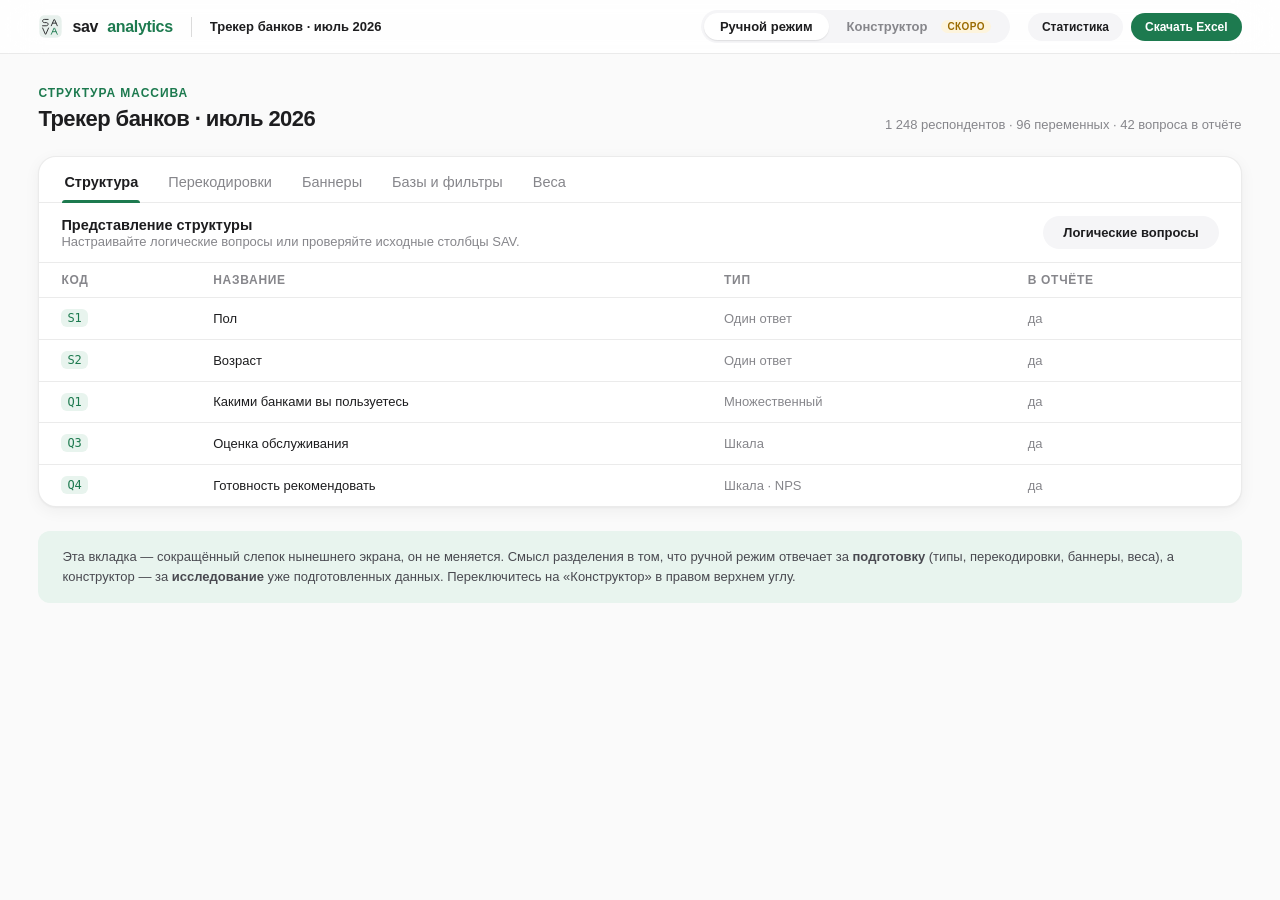
<file: docs/prototypes/constructor.html>
<!doctype html>
<html lang="ru">
  <head>
    <meta charset="UTF-8" />
    <meta name="viewport" content="width=device-width, initial-scale=1.0" />
    <title>sav-analytics — прототип вкладок и конструктора</title>
    <style>
      /* ================================================================
         Прототип. Токены скопированы из static/styles.css без изменений,
         чтобы макет читался как продолжение приложения, а не как чужой
         экран. Всё, что ниже блока :root, — новое.
         ================================================================ */

      :root {
        --c-bg:            #fafafa;
        --c-surface:       #ffffff;
        --c-surface-soft:  #f5f5f7;
        --c-border:        rgba(0,0,0,.08);
        --c-border-strong: rgba(0,0,0,.14);

        --c-ink:           #1d1d1f;
        --c-ink-2:         #494950;
        --c-ink-3:         #86868b;
        --c-ink-4:         #c7c7cc;

        --c-brand:         #1d7a4f;
        --c-brand-hover:   #166341;
        --c-brand-2:       #2eae68;
        --c-brand-tint:    #e8f4ee;

        --c-danger:        #d64545;
        --c-warn-ink:      #9a6b00;
        --c-warn-tint:     #fdf4dd;
        --c-ok-ink:        #1d7a4f;
        --c-ok-tint:       #e8f4ee;

        --s-1: 4px;  --s-2: 8px;  --s-3: 12px; --s-4: 16px;
        --s-5: 24px; --s-6: 32px;
        --page-gutter: clamp(20px, 3vw, 56px);

        --r-1: 8px;  --r-2: 12px; --r-3: 18px; --r-pill: 100px;

        --t-xs:   12px;
        --t-sm:   13px;
        --t-base: 14.5px;
        --t-md:   16px;
        --t-lg:   19px;
        --t-xl:   22px;

        --font-display: "Inter Tight", -apple-system, "SF Pro Display", Inter, sans-serif;
        --font-body: Inter, -apple-system, "SF Pro Text", "Segoe UI", sans-serif;
        --font-mono: "SF Mono", Menlo, Consolas, monospace;

        --focus-ring: 0 0 0 3px rgba(29,122,79,.12);
        --shadow-card: 0 1px 2px rgba(0,0,0,.04), 0 4px 16px rgba(0,0,0,.05);
        --ease: cubic-bezier(.25,.1,.25,1);

        font-family: var(--font-body);
        font-size: var(--t-base);
        color: var(--c-ink);
        background: var(--c-bg);
        -webkit-font-smoothing: antialiased;
      }

      * { box-sizing: border-box; }
      [hidden] { display: none !important; }
      body { margin: 0; background: var(--c-bg); }
      button, input, select, textarea { font: inherit; color: inherit; }
      h1, h2, h3 { margin: 0; font-family: var(--font-display); }
      h2 { font-size: var(--t-xl); font-weight: 700; letter-spacing: -0.025em; }
      h3 { font-size: var(--t-md); font-weight: 700; letter-spacing: -0.015em; }

      .eyebrow { margin: 0; color: var(--c-brand); font-size: var(--t-xs); font-weight: 600;
                 letter-spacing: 0.08em; text-transform: uppercase; }
      .muted { color: var(--c-ink-3); }

      button {
        display: inline-flex; align-items: center; justify-content: center; gap: 8px;
        padding: 9px 20px; border: 0; border-radius: var(--r-pill);
        background: var(--c-brand); color: #fff;
        font-size: var(--t-sm); font-weight: 600;
        white-space: nowrap; cursor: pointer;
        transition: background 160ms var(--ease), transform 120ms var(--ease), color 160ms var(--ease);
      }
      button:hover { background: var(--c-brand-hover); }
      button:active { transform: scale(.97); }
      button:focus-visible { outline: 2px solid var(--c-brand); outline-offset: 2px; }
      .secondary { background: var(--c-surface-soft); color: var(--c-ink); }
      .secondary:hover { background: #ececef; }

      /* ---------- Топбар ---------- */
      .topbar {
        height: 54px; padding: 0 var(--page-gutter);
        background: rgba(255,255,255,.82);
        backdrop-filter: saturate(1.8) blur(20px);
        -webkit-backdrop-filter: saturate(1.8) blur(20px);
        border-bottom: 1px solid var(--c-border);
        display: flex; align-items: center; gap: 18px;
        position: sticky; top: 0; z-index: 90;
      }
      .brand {
        display: flex; align-items: center; gap: 9px; color: var(--c-ink); text-decoration: none;
        font-family: var(--font-display); font-weight: 700; font-size: var(--t-md);
        letter-spacing: -0.02em; flex-shrink: 0;
      }
      .brand svg { width: 25px; height: 25px; }
      .brand span { color: var(--c-brand); }
      .topbar-sep { width: 1px; height: 20px; background: var(--c-border-strong); flex-shrink: 0; }
      .project-chip { color: var(--c-ink-2); font-size: var(--t-sm); font-weight: 500;
                      white-space: nowrap; overflow: hidden; text-overflow: ellipsis; }
      .project-chip strong { color: var(--c-ink); font-weight: 600; }

      /* ---------- Верхнеуровневые вкладки — сегмент-контрол ----------
         Намеренно НЕ похожи на .tabs из приложения: те переключают вид
         внутри панели и подчёркиваются снизу. Здесь другой уровень
         навигации, поэтому другая форма — залитая капсула.            */
      .mode-tabs {
        margin-left: auto; display: flex; gap: 2px; padding: 3px;
        background: var(--c-surface-soft); border-radius: var(--r-pill);
        flex-shrink: 0;
      }
      .mode-tabs button {
        padding: 6px 16px; border-radius: var(--r-pill);
        background: transparent; color: var(--c-ink-3);
        font-size: var(--t-sm); font-weight: 600;
      }
      .mode-tabs button:hover { background: transparent; color: var(--c-ink-2); transform: none; }
      .mode-tabs button[aria-selected="true"] {
        background: var(--c-surface); color: var(--c-ink);
        box-shadow: 0 1px 2px rgba(0,0,0,.06), 0 1px 1px rgba(0,0,0,.04);
      }
      .mode-tabs .tab-soon {
        margin-left: 6px; padding: 1px 6px; border-radius: var(--r-pill);
        background: var(--c-warn-tint); color: var(--c-warn-ink);
        font-size: 10px; font-weight: 700; letter-spacing: .04em;
      }
      .topbar-actions { display: flex; align-items: center; gap: var(--s-2); flex-shrink: 0; }
      .topbar-actions button { padding: 7px 14px; font-size: var(--t-xs); }

      /* ---------- Оболочка вкладок ---------- */
      .tabpanel[hidden] { display: none !important; }
      .panel-manual { max-width: 1560px; margin: 0 auto; padding: var(--s-6) var(--page-gutter) 60px; }

      /* ---------- Вкладка 1: сокращённый слепок текущего экрана ---------- */
      .panel-box { background: var(--c-surface); border: 1px solid var(--c-border);
                   border-radius: var(--r-3); box-shadow: var(--shadow-card); overflow: hidden; }
      .tabs { display: flex; gap: 4px; padding: 8px 12px 0; border-bottom: 1px solid var(--c-border); }
      .tabs button {
        padding: 9px 13px 12px; background: transparent; color: var(--c-ink-3);
        border-radius: 0; font-size: var(--t-base); font-weight: 500; position: relative;
      }
      .tabs button:hover { color: var(--c-ink-2); background: transparent; transform: none; }
      .tabs button.active { color: var(--c-ink); font-weight: 600; }
      .tabs button.active::after {
        content: ""; position: absolute; left: 11px; right: 11px; bottom: -1px;
        height: 3px; border-radius: 3px 3px 0 0; background: var(--c-brand);
      }
      .recode-toolbar {
        display: flex; justify-content: space-between; align-items: center; gap: var(--s-4);
        padding: 13px 22px; border-bottom: 1px solid var(--c-border);
      }
      .recode-toolbar strong { font-size: var(--t-base); font-weight: 600; display: block; }
      .recode-toolbar small { color: var(--c-ink-3); font-size: var(--t-sm); }
      .manual-table { width: 100%; border-collapse: collapse; font-size: var(--t-sm); }
      .manual-table th { padding: 10px 22px; color: var(--c-ink-3); font-size: var(--t-xs);
                         font-weight: 600; text-transform: uppercase; letter-spacing: .06em;
                         text-align: left; border-bottom: 1px solid var(--c-border); }
      .manual-table td { padding: 12px 22px; border-bottom: 1px solid var(--c-border); }
      .manual-table tr:last-child td { border-bottom: 0; }
      .manual-table code { padding: 2px 6px; color: var(--c-brand); background: var(--c-brand-tint);
                           border-radius: 6px; font: 500 var(--t-xs)/1.4 var(--font-mono); }
      .manual-note { margin: var(--s-5) 0 0; padding: var(--s-4) var(--s-5);
                     background: var(--c-brand-tint); border-radius: var(--r-2);
                     color: var(--c-ink-2); font-size: var(--t-sm); line-height: 1.55; }

      /* ---------- Вкладка 2: конструктор ----------
         Три колонки: палитра переменных, рабочее поле, чат.            */
      .builder {
        height: calc(100vh - 54px);
        /* Без нижней границы полки съедают всю высоту на коротком экране,
           и таблица схлопывается в ноль. Ниже — страница просто скроллится. */
        min-height: 620px;
        display: grid;
        grid-template-columns: 268px minmax(0, 1fr) 348px;
        background: var(--c-bg);
      }
      .builder-col { min-width: 0; min-height: 0; display: flex; flex-direction: column; overflow: hidden; }
      .builder-col + .builder-col { border-left: 1px solid var(--c-border); }
      .col-head {
        padding: 14px var(--s-4); border-bottom: 1px solid var(--c-border);
        background: var(--c-surface); display: flex; align-items: center;
        justify-content: space-between; gap: var(--s-2); flex-shrink: 0;
      }
      .col-head h3 { font-size: var(--t-base); }

      /* Палитра переменных */
      .palette { background: var(--c-surface); }
      .palette-search { padding: var(--s-3) var(--s-4); border-bottom: 1px solid var(--c-border); }
      .palette-search input {
        width: 100%; padding: 8px 12px; border: 1px solid var(--c-border-strong);
        border-radius: var(--r-1); background: var(--c-surface-soft); font-size: var(--t-sm);
      }
      .palette-search input:focus { outline: 0; border-color: var(--c-brand); box-shadow: var(--focus-ring); }
      .palette-list { flex: 1; overflow-y: auto; padding: var(--s-2) var(--s-2) var(--s-5); }
      .palette-group { margin: var(--s-3) 0 var(--s-1); padding: 0 var(--s-2);
                       color: var(--c-ink-3); font-size: 11px; font-weight: 700;
                       letter-spacing: .07em; text-transform: uppercase; }

      .var-chip {
        display: flex; align-items: center; gap: var(--s-2);
        padding: 7px var(--s-2); border-radius: var(--r-1);
        cursor: grab; user-select: none; position: relative;
      }
      .var-chip:hover { background: var(--c-surface-soft); }
      .var-chip.dragging { opacity: .4; }
      .var-chip .var-code {
        flex-shrink: 0; min-width: 34px; padding: 2px 5px; border-radius: 5px;
        background: var(--c-brand-tint); color: var(--c-brand);
        font: 600 11px/1.5 var(--font-mono); text-align: center;
      }
      .var-chip .var-name {
        flex: 1; min-width: 0; font-size: var(--t-sm); color: var(--c-ink-2);
        white-space: nowrap; overflow: hidden; text-overflow: ellipsis;
      }
      .var-chip .var-kind {
        flex-shrink: 0; color: var(--c-ink-4); font-size: 11px; font-weight: 600;
      }
      .var-quick { display: none; gap: 3px; flex-shrink: 0; }
      .var-chip:hover .var-quick { display: flex; }
      .var-chip:hover .var-kind { display: none; }
      .var-quick button {
        padding: 2px 7px; border-radius: 5px; background: var(--c-surface-soft);
        color: var(--c-ink-2); font-size: 10px; font-weight: 700; letter-spacing: .03em;
      }
      .var-quick button:hover { background: var(--c-brand); color: #fff; }

      /* Рабочее поле */
      .stage-col { background: var(--c-bg); }
      .shelves { padding: var(--s-3) var(--s-4); background: var(--c-surface);
                 border-bottom: 1px solid var(--c-border); display: grid; gap: var(--s-2); flex-shrink: 0; }
      .shelf { display: flex; align-items: flex-start; gap: var(--s-3); }
      .shelf-label {
        flex-shrink: 0; width: 74px; padding-top: 7px;
        color: var(--c-ink-3); font-size: var(--t-xs); font-weight: 700;
        letter-spacing: .05em; text-transform: uppercase;
      }
      .shelf-zone {
        flex: 1; min-height: 38px; padding: 4px;
        display: flex; flex-wrap: wrap; align-items: center; gap: 5px;
        border: 1px dashed var(--c-border-strong); border-radius: var(--r-1);
        transition: border-color 140ms var(--ease), background 140ms var(--ease);
      }
      .shelf-zone.over { border-color: var(--c-brand); border-style: solid; background: var(--c-brand-tint); }
      .shelf-zone .placeholder { padding: 0 var(--s-2); color: var(--c-ink-4); font-size: var(--t-sm); }

      .pill {
        display: inline-flex; align-items: center; gap: 6px;
        padding: 5px 6px 5px 9px; border-radius: var(--r-pill);
        background: var(--c-surface-soft); border: 1px solid var(--c-border);
        font-size: var(--t-sm); color: var(--c-ink); cursor: grab;
      }
      .pill strong { font: 600 11px/1.4 var(--font-mono); color: var(--c-brand); }
      .pill button {
        width: 17px; height: 17px; padding: 0; border-radius: 50%;
        background: transparent; color: var(--c-ink-3); font-size: 14px; line-height: 1;
      }
      .pill button:hover { background: var(--c-danger); color: #fff; }

      .stage-toolbar {
        display: flex; align-items: center; gap: var(--s-4); flex-wrap: wrap;
        padding: 10px var(--s-4); background: var(--c-surface);
        border-bottom: 1px solid var(--c-border); flex-shrink: 0;
      }
      .stage-toolbar label { display: flex; align-items: center; gap: 6px;
                             color: var(--c-ink-3); font-size: var(--t-xs); font-weight: 600; }
      .stage-toolbar select {
        padding: 5px 8px; border: 1px solid var(--c-border-strong); border-radius: 6px;
        background: var(--c-surface); color: var(--c-ink); font-size: var(--t-xs); font-weight: 500;
      }
      .stage-toolbar .spacer { margin-left: auto; }
      .stage-toolbar .toolbar-note { color: var(--c-ink-3); font-size: var(--t-xs); }

      .grid-wrap { flex: 1; overflow: auto; background: var(--c-surface); }
      .grid { border-collapse: separate; border-spacing: 0; font-size: var(--t-sm); }
      .grid th, .grid td {
        border-right: 1px solid var(--c-border); border-bottom: 1px solid var(--c-border);
        padding: 6px 10px; text-align: right; white-space: nowrap; background: var(--c-surface);
      }
      /* Рамка листа: буквы столбцов и номера строк, как в Excel */
      .grid .sheet-ref {
        background: var(--c-surface-soft); color: var(--c-ink-3);
        font: 600 10px/1.4 var(--font-mono); text-align: center; letter-spacing: .04em;
      }
      /* top у второй и третьей строк проставляется из JS по фактическим
         высотам: захардкоженные пиксели разъезжаются на другом шрифте. */
      .grid thead th { position: sticky; top: 0; z-index: 3; }
      .grid .corner, .grid .rowhead {
        position: sticky; left: 0; z-index: 4; text-align: left;
        border-right: 1px solid var(--c-border-strong);
      }
      .grid .rownum {
        position: sticky; left: 0; z-index: 4; width: 34px; min-width: 34px;
        background: var(--c-surface-soft); color: var(--c-ink-3);
        font: 600 10px/1.4 var(--font-mono); text-align: center;
      }
      .grid .rowhead {
        left: 34px; min-width: 216px; max-width: 300px;
        white-space: normal; color: var(--c-ink-2); vertical-align: top;
      }
      .grid .corner { z-index: 6; background: var(--c-surface-soft); }
      .grid .group-head {
        color: var(--c-ink); font-family: var(--font-display); font-weight: 700;
        font-size: var(--t-xs); text-align: center; letter-spacing: -0.01em;
        background: var(--c-surface-soft);
      }
      /* Имя намеренно не .col-head: этот класс уже занят шапкой панели
         с display:flex, и он бы сломал table-cell у заголовка столбца. */
      .grid .cat-head { color: var(--c-ink-2); font-size: var(--t-xs); font-weight: 600;
                        text-align: center; vertical-align: bottom; min-width: 76px; }
      .grid .cat-head .col-letter { display: block; color: var(--c-ink-4);
                                    font: 700 9px/1.6 var(--font-mono); }
      .grid tbody tr.base-row td { color: var(--c-ink-3); font-size: var(--t-xs); }
      .grid tbody tr.base-row .rowhead { color: var(--c-ink-3); font-size: var(--t-xs);
                                         text-transform: uppercase; letter-spacing: .05em; }
      .grid tbody tr.question-row td, .grid tbody tr.question-row .rowhead {
        background: var(--c-surface-soft); font-weight: 600; color: var(--c-ink);
        font-family: var(--font-display); text-align: left;
      }
      .grid td.value { font-variant-numeric: tabular-nums; color: var(--c-ink); }
      .grid td.value.low-base { color: var(--c-ink-4); }
      .grid td.value .sig {
        margin-left: 3px; color: var(--c-brand); font: 700 9px/1 var(--font-mono);
        vertical-align: super;
      }
      .grid td.value.total-col { background: #fcfcfd; font-weight: 600; }
      .grid tbody tr:hover td:not(.rownum) { background: #f7fbf9; }
      .grid tbody tr:hover td.rowhead { background: #f7fbf9; }

      .empty-stage {
        height: 100%; display: grid; place-content: center; justify-items: center;
        gap: var(--s-3); padding: var(--s-6); text-align: center;
      }
      .empty-stage svg { width: 46px; height: 46px; color: var(--c-ink-4); }
      .empty-stage p { margin: 0; color: var(--c-ink-3); font-size: var(--t-sm); max-width: 320px; line-height: 1.55; }

      /* Чат */
      .chat-col { background: var(--c-surface); }
      .chat-log { flex: 1; overflow-y: auto; padding: var(--s-4); display: grid; gap: var(--s-3); align-content: start; }
      .msg { display: grid; gap: 5px; }
      .msg .who { color: var(--c-ink-4); font-size: 10px; font-weight: 700;
                  letter-spacing: .07em; text-transform: uppercase; }
      .msg .bubble { padding: 10px 13px; border-radius: var(--r-2); font-size: var(--t-sm); line-height: 1.55; }
      .msg.user { justify-items: end; }
      .msg.user .bubble { background: var(--c-brand); color: #fff; border-bottom-right-radius: 5px; }
      .msg.ai .bubble { background: var(--c-surface-soft); color: var(--c-ink-2); border-bottom-left-radius: 5px; }
      .msg.ai .bubble code { padding: 1px 5px; border-radius: 5px; background: var(--c-brand-tint);
                             color: var(--c-brand); font: 500 11px/1.4 var(--font-mono); }
      .msg .did {
        margin-top: 3px; padding: 7px 11px; border-left: 2px solid var(--c-brand);
        background: var(--c-brand-tint); border-radius: 0 6px 6px 0;
        color: var(--c-ink-2); font-size: var(--t-xs); line-height: 1.5;
      }
      .chat-suggest { display: flex; flex-wrap: wrap; gap: 5px; padding: 0 var(--s-4) var(--s-3); flex-shrink: 0; }
      .chat-suggest button {
        padding: 6px 11px; border: 1px solid var(--c-border); border-radius: var(--r-pill);
        background: var(--c-surface); color: var(--c-ink-2); font-size: var(--t-xs); font-weight: 500;
      }
      .chat-suggest button:hover { border-color: var(--c-brand); color: var(--c-brand); background: var(--c-surface); }
      .chat-form { display: flex; gap: var(--s-2); align-items: flex-end;
                   padding: var(--s-3) var(--s-4) var(--s-4); border-top: 1px solid var(--c-border); flex-shrink: 0; }
      .chat-form textarea {
        flex: 1; min-height: 40px; max-height: 120px; padding: 10px 12px; resize: none;
        border: 1px solid var(--c-border-strong); border-radius: var(--r-2);
        background: var(--c-surface-soft); font-size: var(--t-sm); line-height: 1.45;
      }
      .chat-form textarea:focus { outline: 0; border-color: var(--c-brand); box-shadow: var(--focus-ring); }
      .chat-form button { flex-shrink: 0; width: 40px; height: 40px; padding: 0; border-radius: 50%; }
      .chat-form button svg { width: 17px; height: 17px; }

      .disclaimer {
        padding: var(--s-2) var(--s-4); background: var(--c-warn-tint); color: var(--c-warn-ink);
        font-size: 11px; line-height: 1.5; text-align: center; flex-shrink: 0;
      }

      @media (max-width: 1180px) {
        .builder { grid-template-columns: 232px minmax(0, 1fr); }
        .chat-col { display: none; }
      }
    </style>
  </head>
  <body>
    <header class="topbar">
      <a class="brand" href="#" aria-label="sav analytics">
        <svg viewBox="0 0 1024 1024" aria-hidden="true">
          <path fill="#1d7a4f" opacity=".1" d="M300 56C196 56 126 80 86 151 58 201 52 273 52 512s6 311 34 361c40 71 110 95 214 95h424c104 0 174-24 214-95 28-50 34-122 34-361s-6-311-34-361c-40-71-110-95-214-95H300Z" />
          <g fill="none" stroke="#1d1d1f" stroke-width="36" stroke-linecap="round" stroke-linejoin="round">
            <path d="M416 222H262c-44 0-74 27-74 65s30 65 74 65h78c44 0 74 27 74 65s-30 65-74 65H186" />
            <path d="M544 482 654 232c8-18 18-18 26 0l110 250M598 374h138" />
            <path d="m190 574 108 246c8 18 18 18 26 0l108-246" />
          </g>
          <path fill="none" stroke="#1d7a4f" stroke-width="36" stroke-linecap="round" stroke-linejoin="round" d="m544 832 110-250c8-18 18-18 26 0l110 250M598 724h138" />
        </svg>
        sav<span>analytics</span>
      </a>
      <div class="topbar-sep"></div>
      <div class="project-chip"><strong>Трекер банков · июль 2026</strong></div>

      <!-- Верхнеуровневые вкладки. role=tablist + aria-selected, переключение
           клавишами ← → — это ровно то, что нужно добавить в index.html. -->
      <nav class="mode-tabs" role="tablist" aria-label="Режим работы">
        <button role="tab" id="tab-manual" aria-controls="panel-manual" aria-selected="true">Ручной режим</button>
        <button role="tab" id="tab-builder" aria-controls="panel-builder" aria-selected="false">
          Конструктор<span class="tab-soon">СКОРО</span>
        </button>
      </nav>

      <div class="topbar-actions">
        <button class="secondary">Статистика</button>
        <button>Скачать Excel</button>
      </div>
    </header>

    <main>
      <!-- ============ Вкладка 1 — то, что есть сейчас ============ -->
      <section class="tabpanel panel-manual" id="panel-manual" role="tabpanel" aria-labelledby="tab-manual">
        <div style="display:flex;align-items:flex-end;justify-content:space-between;gap:24px;margin-bottom:24px;flex-wrap:wrap">
          <div>
            <p class="eyebrow">СТРУКТУРА МАССИВА</p>
            <h2 style="margin-top:6px">Трекер банков · июль 2026</h2>
          </div>
          <p class="muted" style="margin:0;font-size:13px">1 248 респондентов · 96 переменных · 42 вопроса в отчёте</p>
        </div>

        <div class="panel-box">
          <!-- Внутренние вкладки остаются как есть: другой уровень, другая форма -->
          <div class="tabs">
            <button class="active">Структура</button>
            <button>Перекодировки</button>
            <button>Баннеры</button>
            <button>Базы и фильтры</button>
            <button>Веса</button>
          </div>
          <div class="recode-toolbar">
            <div>
              <strong>Представление структуры</strong>
              <small>Настраивайте логические вопросы или проверяйте исходные столбцы SAV.</small>
            </div>
            <button class="secondary">Логические вопросы</button>
          </div>
          <table class="manual-table">
            <thead>
              <tr><th>Код</th><th>Название</th><th>Тип</th><th>В отчёте</th></tr>
            </thead>
            <tbody>
              <tr><td><code>S1</code></td><td>Пол</td><td class="muted">Один ответ</td><td class="muted">да</td></tr>
              <tr><td><code>S2</code></td><td>Возраст</td><td class="muted">Один ответ</td><td class="muted">да</td></tr>
              <tr><td><code>Q1</code></td><td>Какими банками вы пользуетесь</td><td class="muted">Множественный</td><td class="muted">да</td></tr>
              <tr><td><code>Q3</code></td><td>Оценка обслуживания</td><td class="muted">Шкала</td><td class="muted">да</td></tr>
              <tr><td><code>Q4</code></td><td>Готовность рекомендовать</td><td class="muted">Шкала · NPS</td><td class="muted">да</td></tr>
            </tbody>
          </table>
        </div>

        <p class="manual-note">
          Эта вкладка — сокращённый слепок нынешнего экрана, он не меняется.
          Смысл разделения в том, что ручной режим отвечает за <strong>подготовку</strong>
          (типы, перекодировки, баннеры, веса), а конструктор — за <strong>исследование</strong>
          уже подготовленных данных. Переключитесь на «Конструктор» в правом верхнем углу.
        </p>
      </section>

      <!-- ============ Вкладка 2 — конструктор ============ -->
      <section class="tabpanel builder" id="panel-builder" role="tabpanel" aria-labelledby="tab-builder" hidden>
        <!-- Палитра -->
        <div class="builder-col palette">
          <div class="col-head">
            <h3>Переменные</h3>
            <span class="muted" style="font-size:12px" id="palette-count"></span>
          </div>
          <div class="palette-search">
            <input id="palette-search" type="search" placeholder="Поиск по коду и названию" autocomplete="off" />
          </div>
          <div class="palette-list" id="palette-list"></div>
        </div>

        <!-- Рабочее поле -->
        <div class="builder-col stage-col">
          <div class="shelves">
            <div class="shelf">
              <span class="shelf-label">Строки</span>
              <div class="shelf-zone" id="zone-rows" data-zone="rows"></div>
            </div>
            <div class="shelf">
              <span class="shelf-label">Колонки</span>
              <div class="shelf-zone" id="zone-cols" data-zone="cols"></div>
            </div>
            <div class="shelf">
              <span class="shelf-label">Фильтр</span>
              <div class="shelf-zone" id="zone-filter" data-zone="filter"></div>
            </div>
          </div>

          <div class="stage-toolbar">
            <label>Показатель
              <select id="measure">
                <option value="pct">% от базы</option>
                <option value="n">Число ответов</option>
                <option value="index">Индекс к Total</option>
              </select>
            </label>
            <label>Вес
              <select id="weight">
                <option value="none">Без веса</option>
                <option value="w1">Вес по полу и возрасту</option>
              </select>
            </label>
            <label>Тесты
              <select id="sig">
                <option value="on">Попарные, 95%</option>
                <option value="off">Не считать</option>
              </select>
            </label>
            <span class="spacer"></span>
            <span class="toolbar-note" id="stage-note"></span>
          </div>

          <div class="grid-wrap" id="grid-wrap"></div>
        </div>

        <!-- Чат -->
        <div class="builder-col chat-col">
          <div class="col-head">
            <h3>Расчёты по запросу</h3>
            <span class="muted" style="font-size:12px">на данных проекта</span>
          </div>
          <div class="chat-log" id="chat-log"></div>
          <div class="chat-suggest" id="chat-suggest"></div>
          <form class="chat-form" id="chat-form">
            <textarea id="chat-input" rows="1" placeholder="Например: разбей Q1 по возрасту и покажи только 25–44"></textarea>
            <button type="submit" aria-label="Отправить">
              <svg viewBox="0 0 20 20" fill="none" aria-hidden="true">
                <path d="M4 10h11m0 0-4.2-4.2M15 10l-4.2 4.2" stroke="currentColor" stroke-width="1.8" stroke-linecap="round" stroke-linejoin="round" />
              </svg>
            </button>
          </form>
          <p class="disclaimer" style="margin:0">
            Прототип. Ответы заранее записаны, расчётов не происходит.
          </p>
        </div>
      </section>
    </main>

    <script>
      /* ==============================================================
         1. Переключение верхнеуровневых вкладок
         ============================================================== */
      const tabs = Array.from(document.querySelectorAll('.mode-tabs [role="tab"]'));

      function selectTab(tab) {
        tabs.forEach((item) => {
          const selected = item === tab;
          item.setAttribute('aria-selected', String(selected));
          document.getElementById(item.getAttribute('aria-controls')).hidden = !selected;
        });
        tab.focus();
        /* Панель только что показали — теперь у шапки есть высоты. */
        refreshStickyHeader();
      }

      tabs.forEach((tab) => {
        tab.addEventListener('click', () => selectTab(tab));
        tab.addEventListener('keydown', (event) => {
          const step = event.key === 'ArrowRight' ? 1 : event.key === 'ArrowLeft' ? -1 : 0;
          if (!step) return;
          event.preventDefault();
          selectTab(tabs[(tabs.indexOf(tab) + step + tabs.length) % tabs.length]);
        });
      });

      /* ==============================================================
         2. Демонстрационные переменные проекта
         ============================================================== */
      const VARIABLES = [
        { code: 'S1', name: 'Пол', kind: 'single', group: 'Профиль', values: ['Мужской', 'Женский'] },
        { code: 'S2', name: 'Возраст', kind: 'single', group: 'Профиль', values: ['18–24', '25–34', '35–44', '45–54', '55+'] },
        { code: 'S3', name: 'Регион', kind: 'single', group: 'Профиль', values: ['Москва', 'Санкт-Петербург', 'Города 1 млн+', 'Города 500 тыс.–1 млн', 'Прочие'] },
        { code: 'S4', name: 'Доход', kind: 'single', group: 'Профиль', values: ['Низкий', 'Средний', 'Высокий'] },
        { code: 'Q1', name: 'Какими банками вы пользуетесь', kind: 'multiple', group: 'Основные вопросы', values: ['Сбер', 'Т-Банк', 'ВТБ', 'Альфа-Банк', 'Газпромбанк', 'Райффайзен', 'Другой'] },
        { code: 'Q2', name: 'Основной банк', kind: 'single', group: 'Основные вопросы', values: ['Сбер', 'Т-Банк', 'ВТБ', 'Альфа-Банк', 'Другой'] },
        { code: 'Q3', name: 'Оценка обслуживания', kind: 'scale', group: 'Основные вопросы', values: ['1 — очень плохо', '2', '3', '4', '5 — отлично'] },
        { code: 'Q4', name: 'Готовность рекомендовать', kind: 'nps', group: 'Основные вопросы', values: ['Критики (0–6)', 'Нейтралы (7–8)', 'Промоутеры (9–10)'] },
        { code: 'Q5', name: 'Расходы по карте в месяц, ₽', kind: 'numeric', group: 'Основные вопросы', values: ['До 20 тыс.', '20–50 тыс.', '50–100 тыс.', 'Более 100 тыс.'] },
        { code: 'AGE_GRP', name: 'Возрастные группы', kind: 'recoding', group: 'Перекодировки', values: ['18–34', '35–54', '55+'] },
        { code: 'W1', name: 'Волна', kind: 'single', group: 'Служебные', values: ['Июнь', 'Июль'] },
      ];

      const KIND_LABEL = {
        single: 'один', multiple: 'мульти', scale: 'шкала',
        nps: 'NPS', numeric: 'число', recoding: 'перекод.',
      };

      const byCode = new Map(VARIABLES.map((item) => [item.code, item]));

      /* Раскладка стола. Стартовое состояние — то, ради чего конструктор
         и нужен: один вопрос в строках, демография в колонках.          */
      const layout = { rows: ['Q1'], cols: ['S1', 'S2'], filter: [] };

      /* ==============================================================
         3. Палитра переменных
         ============================================================== */
      const paletteList = document.getElementById('palette-list');
      const paletteSearch = document.getElementById('palette-search');
      const paletteCount = document.getElementById('palette-count');

      function renderPalette() {
        const query = paletteSearch.value.trim().toLowerCase();
        const matched = VARIABLES.filter((item) =>
          !query || item.code.toLowerCase().includes(query) || item.name.toLowerCase().includes(query));

        paletteCount.textContent = matched.length + ' из ' + VARIABLES.length;
        paletteList.innerHTML = '';

        let lastGroup = null;
        matched.forEach((item) => {
          if (item.group !== lastGroup) {
            lastGroup = item.group;
            const heading = document.createElement('p');
            heading.className = 'palette-group';
            heading.textContent = item.group;
            paletteList.append(heading);
          }

          const chip = document.createElement('div');
          chip.className = 'var-chip';
          chip.draggable = true;
          chip.dataset.code = item.code;
          chip.title = item.name;
          chip.innerHTML =
            '<span class="var-code">' + item.code + '</span>' +
            '<span class="var-name"></span>' +
            '<span class="var-kind">' + KIND_LABEL[item.kind] + '</span>' +
            '<span class="var-quick">' +
              '<button type="button" data-zone="rows">СТР</button>' +
              '<button type="button" data-zone="cols">КОЛ</button>' +
            '</span>';
          chip.querySelector('.var-name').textContent = item.name;

          chip.addEventListener('dragstart', (event) => {
            event.dataTransfer.setData('text/plain', item.code);
            event.dataTransfer.effectAllowed = 'copy';
            chip.classList.add('dragging');
          });
          chip.addEventListener('dragend', () => chip.classList.remove('dragging'));

          chip.querySelectorAll('.var-quick button').forEach((button) => {
            button.addEventListener('click', () => addToZone(item.code, button.dataset.zone));
          });

          paletteList.append(chip);
        });
      }

      paletteSearch.addEventListener('input', renderPalette);

      /* ==============================================================
         4. Полки строк, колонок и фильтра
         ============================================================== */
      const ZONE_PLACEHOLDER = {
        rows: 'Перетащите вопрос — он станет строками таблицы',
        cols: 'Перетащите переменную — она станет разрезом',
        filter: 'Необязательно: ограничить выборку',
      };

      function addToZone(code, zone) {
        Object.keys(layout).forEach((key) => {
          layout[key] = layout[key].filter((item) => item !== code);
        });
        layout[zone].push(code);
        render();
      }

      function removeFromZone(code, zone) {
        layout[zone] = layout[zone].filter((item) => item !== code);
        render();
      }

      document.querySelectorAll('.shelf-zone').forEach((zone) => {
        zone.addEventListener('dragover', (event) => {
          event.preventDefault();
          event.dataTransfer.dropEffect = 'copy';
          zone.classList.add('over');
        });
        zone.addEventListener('dragleave', () => zone.classList.remove('over'));
        zone.addEventListener('drop', (event) => {
          event.preventDefault();
          zone.classList.remove('over');
          const code = event.dataTransfer.getData('text/plain');
          if (byCode.has(code)) addToZone(code, zone.dataset.zone);
        });
      });

      function renderShelves() {
        document.querySelectorAll('.shelf-zone').forEach((zone) => {
          const key = zone.dataset.zone;
          zone.innerHTML = '';

          if (!layout[key].length) {
            const hint = document.createElement('span');
            hint.className = 'placeholder';
            hint.textContent = ZONE_PLACEHOLDER[key];
            zone.append(hint);
            return;
          }

          layout[key].forEach((code) => {
            const variable = byCode.get(code);
            const pill = document.createElement('span');
            pill.className = 'pill';
            pill.draggable = true;
            pill.innerHTML = '<strong>' + code + '</strong><span></span><button type="button" aria-label="Убрать">×</button>';
            pill.querySelector('span').textContent = variable.name;
            pill.querySelector('button').addEventListener('click', () => removeFromZone(code, key));
            pill.addEventListener('dragstart', (event) => {
              event.dataTransfer.setData('text/plain', code);
              event.dataTransfer.effectAllowed = 'copy';
            });
            zone.append(pill);
          });
        });
      }

      /* ==============================================================
         5. Таблица
         Числа детерминированные: один и тот же разрез всегда даёт одну
         и ту же картинку, иначе макет выглядит нестабильным.
         ============================================================== */
      function hash(text) {
        let value = 2166136261;
        for (let index = 0; index < text.length; index += 1) {
          value ^= text.charCodeAt(index);
          value = Math.imul(value, 16777619);
        }
        return (value >>> 0) / 4294967295;
      }

      const LETTERS = 'ABCDEFGHIJKLMNOPQRSTUVWXYZ';
      const sheetLetter = (index) => {
        let label = '';
        let value = index;
        do {
          label = LETTERS[value % 26] + label;
          value = Math.floor(value / 26) - 1;
        } while (value >= 0);
        return label;
      };

      /* Три строки шапки липнут друг под другом. Смещения берём из
         реальных высот: они зависят от шрифта и масштаба страницы. */
      function stackStickyHeader(table) {
        if (!table || !table.offsetParent) return; /* скрытая вкладка меряется нулями */
        let offset = 0;
        Array.from(table.tHead.rows).forEach((row) => {
          Array.from(row.cells).forEach((cell) => { cell.style.top = offset + 'px'; });
          offset += row.getBoundingClientRect().height;
        });
      }

      function refreshStickyHeader() {
        stackStickyHeader(document.querySelector('#grid-wrap table.grid'));
      }

      window.addEventListener('resize', refreshStickyHeader);

      /* Декартово произведение категорий выбранных переменных. */
      function combine(codes) {
        return codes.reduce((accumulator, code) => {
          const variable = byCode.get(code);
          const next = [];
          accumulator.forEach((prefix) => {
            variable.values.forEach((value) => {
              next.push(prefix.concat([{ code, value }]));
            });
          });
          return next;
        }, [[]]);
      }

      function renderGrid() {
        const wrap = document.getElementById('grid-wrap');
        const note = document.getElementById('stage-note');
        const measure = document.getElementById('measure').value;
        const withSig = document.getElementById('sig').value === 'on';

        if (!layout.rows.length) {
          wrap.innerHTML =
            '<div class="empty-stage">' +
              '<svg viewBox="0 0 24 24" fill="none" aria-hidden="true">' +
                '<rect x="3" y="4" width="18" height="16" rx="2" stroke="currentColor" stroke-width="1.5" />' +
                '<path d="M3 9h18M9 9v11" stroke="currentColor" stroke-width="1.5" />' +
              '</svg>' +
              '<p>Перетащите вопрос в «Строки» — таблица соберётся сама. ' +
              'Или попросите об этом в чате справа.</p>' +
            '</div>';
          note.textContent = '';
          return;
        }

        const colCombos = layout.cols.length ? combine(layout.cols) : [];
        const columns = [{ key: 'total', label: 'Total', group: '' }].concat(
          colCombos.map((combo) => ({
            key: combo.map((part) => part.code + '=' + part.value).join('|'),
            label: combo[combo.length - 1].value,
            group: combo.length > 1 ? combo.slice(0, -1).map((part) => part.value).join(' · ') : byCode.get(combo[0].code).name,
          })));

        const totalBase = 1248;
        const bases = columns.map((column, index) =>
          index === 0 ? totalBase : Math.round(totalBase * (0.06 + hash(column.key) * 0.26)));

        /* Шапка: буквы листа, группы, категории. */
        let head = '<thead>';
        head += '<tr><th class="corner sheet-ref"></th><th class="sheet-ref">A</th>';
        columns.forEach((column, index) => {
          head += '<th class="sheet-ref">' + sheetLetter(index + 1) + '</th>';
        });
        head += '</tr>';

        head += '<tr><th class="corner"></th><th class="rowhead group-head" style="left:34px"></th>';
        let cursor = 0;
        while (cursor < columns.length) {
          let span = 1;
          while (cursor + span < columns.length && columns[cursor + span].group === columns[cursor].group) span += 1;
          head += '<th class="group-head" colspan="' + span + '">' + (columns[cursor].group || '&nbsp;') + '</th>';
          cursor += span;
        }
        head += '</tr>';

        head += '<tr><th class="corner sheet-ref">1</th><th class="rowhead cat-head" style="left:34px;text-align:left">Показатель</th>';
        columns.forEach((column, index) => {
          head += '<th class="cat-head"><span class="col-letter">' + sheetLetter(index + 1) + '</span>' + column.label + '</th>';
        });
        head += '</tr></thead>';

        /* Тело: по блоку на каждую переменную строк. */
        let body = '<tbody>';
        let rowNumber = 1;

        const rowCombos = combine(layout.rows.slice(0, 1));
        const rowVariable = byCode.get(layout.rows[0]);
        const nested = layout.rows.slice(1);

        rowNumber += 1;
        body += '<tr class="question-row"><td class="rownum">' + rowNumber + '</td>' +
                '<td class="rowhead" colspan="' + (columns.length + 1) + '">' +
                rowVariable.code + ' · ' + rowVariable.name + '</td></tr>';

        rowNumber += 1;
        body += '<tr class="base-row"><td class="rownum">' + rowNumber + '</td><td class="rowhead">База, чел.</td>';
        bases.forEach((base, index) => {
          body += '<td class="value' + (index === 0 ? ' total-col' : '') + '">' + base + '</td>';
        });
        body += '</tr>';

        const nestedCombos = nested.length ? combine(nested) : [[]];

        nestedCombos.forEach((nestedCombo) => {
          if (nestedCombo.length) {
            rowNumber += 1;
            body += '<tr class="question-row"><td class="rownum">' + rowNumber + '</td>' +
                    '<td class="rowhead" colspan="' + (columns.length + 1) + '">' +
                    nestedCombo.map((part) => part.value).join(' · ') + '</td></tr>';
          }

          rowCombos.forEach((rowCombo) => {
            const label = rowCombo.map((part) => part.value).join(' · ');
            const seed = label + '|' + nestedCombo.map((part) => part.value).join('|');
            rowNumber += 1;

            const values = columns.map((column) => {
              const share = 0.04 + hash(seed + '#' + column.key) * 0.62;
              return share;
            });

            body += '<tr><td class="rownum">' + rowNumber + '</td><td class="rowhead">' + label + '</td>';
            values.forEach((share, index) => {
              const base = bases[index];
              const lowBase = base < 100;
              let text;
              if (measure === 'n') text = Math.round(share * base);
              else if (measure === 'index') text = Math.round((share / values[0]) * 100);
              else text = (share * 100).toFixed(1).replace('.', ',') + '%';

              let sig = '';
              if (withSig && index > 0 && measure !== 'index' && !lowBase) {
                const beaten = values
                  .map((other, position) => ({ other, position }))
                  .filter((item) => item.position > 0 && item.position !== index &&
                                    columns[item.position].group === columns[index].group &&
                                    share - item.other > 0.1)
                  .map((item) => sheetLetter(item.position + 1));
                if (beaten.length) sig = '<span class="sig">' + beaten.join('') + '</span>';
              }

              body += '<td class="value' + (index === 0 ? ' total-col' : '') +
                      (lowBase ? ' low-base' : '') + '">' + text + sig + '</td>';
            });
            body += '</tr>';
          });
        });
        body += '</tbody>';

        wrap.innerHTML = '<table class="grid">' + head + body + '</table>';
        stackStickyHeader(wrap.querySelector('table.grid'));

        const parts = [columns.length + ' колонок'];
        if (layout.cols.length) parts.push('разрез: ' + layout.cols.map((code) => byCode.get(code).name).join(' × '));
        if (layout.filter.length) parts.push('фильтр: ' + layout.filter.map((code) => byCode.get(code).name).join(', '));
        if (bases.some((base) => base < 100)) parts.push('серым — база меньше 100');
        note.textContent = parts.join(' · ');
      }

      function render() {
        renderPalette();
        renderShelves();
        renderGrid();
      }

      ['measure', 'weight', 'sig'].forEach((id) => {
        document.getElementById(id).addEventListener('change', renderGrid);
      });

      /* ==============================================================
         6. Чат
         Заранее записанные сценарии: каждый не просто отвечает текстом,
         а меняет раскладку стола. Смысл вкладки именно в этом.
         ============================================================== */
      const chatLog = document.getElementById('chat-log');
      const chatForm = document.getElementById('chat-form');
      const chatInput = document.getElementById('chat-input');

      const SCENARIOS = [
        {
          match: /возраст|s2/i,
          reply: 'Добавил <code>S2 Возраст</code> в колонки. Пол остался первым уровнем, возраст лёг вторым — получился вложенный баннер.',
          did: 'Колонки: Пол × Возраст',
          apply: () => addToZone('S2', 'cols'),
        },
        {
          match: /nps|рекоменд/i,
          reply: 'Собрал <code>Q4</code> по группам NPS. Итоговый балл считается как промоутеры минус критики — вывел его отдельной строкой ниже.',
          did: 'Строки: Q4 Готовность рекомендовать',
          apply: () => { layout.rows = ['Q4']; },
        },
        {
          match: /регион/i,
          reply: 'Переложил разрез на <code>S3 Регион</code>. Базы по Санкт-Петербургу и городам 500 тыс.–1 млн ниже 100 — такие значения показываю серым.',
          did: 'Колонки: Регион',
          apply: () => { layout.cols = ['S3']; },
        },
        {
          match: /индекс/i,
          reply: 'Переключил показатель на индекс к Total: 100 — уровень всей выборки, 120 — в полтора раза выше среднего.',
          did: 'Показатель: индекс',
          apply: () => { document.getElementById('measure').value = 'index'; },
        },
        {
          match: /вес|взвес/i,
          reply: 'Применил <code>Вес по полу и возрасту</code>. Базы в шапке остались невзвешенными — по ним считаются тесты.',
          did: 'Вес: по полу и возрасту',
          apply: () => { document.getElementById('weight').value = 'w1'; },
        },
        {
          match: /очист|сброс|заново/i,
          reply: 'Очистил стол. Перетащите вопрос в «Строки» или скажите, что посчитать.',
          did: 'Раскладка сброшена',
          apply: () => { layout.rows = []; layout.cols = []; layout.filter = []; },
        },
      ];

      const FALLBACK = {
        reply: 'В прототипе записаны только несколько сценариев. Попробуйте: «разбей по возрасту», «покажи NPS», «переключи на индекс», «применить вес», «разрез по регионам».',
        did: null,
        apply: null,
      };

      function pushMessage(role, html, did) {
        const message = document.createElement('div');
        message.className = 'msg ' + role;
        message.innerHTML =
          '<span class="who">' + (role === 'user' ? 'Вы' : 'Ассистент') + '</span>' +
          '<div class="bubble">' + html + '</div>' +
          (did ? '<div class="did">Изменено: ' + did + '</div>' : '');
        chatLog.append(message);
        chatLog.scrollTop = chatLog.scrollHeight;
      }

      function ask(text) {
        if (!text.trim()) return;
        pushMessage('user', text.replace(/[<>&]/g, ''), null);

        const scenario = SCENARIOS.find((item) => item.match.test(text)) || FALLBACK;
        window.setTimeout(() => {
          if (scenario.apply) scenario.apply();
          render();
          pushMessage('ai', scenario.reply, scenario.did);
        }, 380);
      }

      chatForm.addEventListener('submit', (event) => {
        event.preventDefault();
        ask(chatInput.value);
        chatInput.value = '';
      });

      chatInput.addEventListener('keydown', (event) => {
        if (event.key === 'Enter' && !event.shiftKey) {
          event.preventDefault();
          chatForm.requestSubmit();
        }
      });

      const SUGGESTIONS = ['Разбей по возрасту', 'Покажи NPS', 'Разрез по регионам', 'Переключи на индекс', 'Применить вес'];
      const suggestBox = document.getElementById('chat-suggest');
      SUGGESTIONS.forEach((text) => {
        const button = document.createElement('button');
        button.type = 'button';
        button.textContent = text;
        button.addEventListener('click', () => ask(text));
        suggestBox.append(button);
      });

      pushMessage('ai',
        'Здесь можно попросить любой расчёт словами — я соберу таблицу слева. ' +
        'Всё, что настроено в ручном режиме (типы, перекодировки, веса, фильтры), уже учтено.', null);

      render();
    </script>
  </body>
</html>
</file>
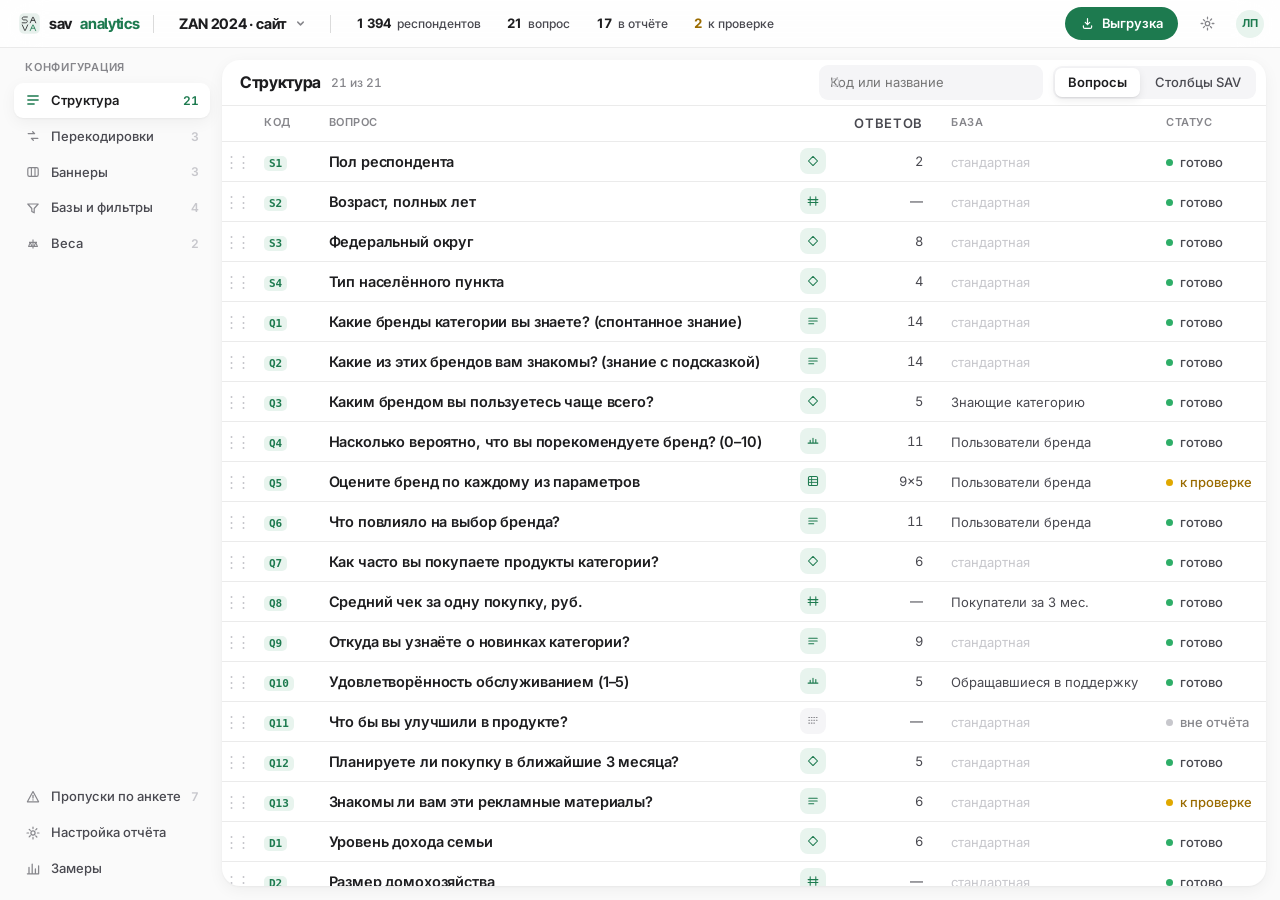
<file: src/sav_analytics/static/prototypes/v2.html>
<!doctype html>
<html lang="ru">
<head>
<meta charset="utf-8" />
<meta name="viewport" content="width=device-width, initial-scale=1" />
<title>sav-analytics — макет плотности v2</title>
<link rel="preconnect" href="https://fonts.googleapis.com" />
<link rel="preconnect" href="https://fonts.gstatic.com" crossorigin />
<link href="https://fonts.googleapis.com/css2?family=Inter+Tight:wght@600;700;800&family=Inter:wght@400;500;600&display=swap" rel="stylesheet" />
<style>
/* ================================================================
   Макет v2 — те же токены, что в styles.css. Меняется только
   раскладка: один ярус хрома, рельс вместо вкладок, инспектор
   по высоте контента, настройки — лист, а не вкладка.
   ================================================================ */
:root{
  --c-bg:#fafafa; --c-surface:#fff; --c-surface-soft:#f5f5f7;
  --c-border:rgba(0,0,0,.08); --c-border-strong:rgba(0,0,0,.14);
  --c-ink:#1d1d1f; --c-ink-2:#494950; --c-ink-3:#86868b; --c-ink-4:#c7c7cc;
  --c-brand:#1d7a4f; --c-brand-hover:#166341; --c-brand-2:#2eae68; --c-brand-tint:#e8f4ee;
  --c-danger:#d64545; --c-danger-tint:#fbecec;
  --c-warn-ink:#9a6b00; --c-warn-tint:#fdf4dd;
  --r-1:8px; --r-2:12px; --r-3:18px; --r-pill:100px;
  --t-xs:12px; --t-sm:13px; --t-base:14.5px; --t-md:16px; --t-lg:19px; --t-xl:22px;
  --font-display:"Inter Tight",-apple-system,"SF Pro Display",Inter,sans-serif;
  --font-body:Inter,-apple-system,"SF Pro Text","Segoe UI",sans-serif;
  --focus-ring:0 0 0 3px rgba(29,122,79,.12);
  --shadow-card:0 1px 2px rgba(0,0,0,.04),0 4px 16px rgba(0,0,0,.05);
  --shadow-panel:0 2px 8px rgba(0,0,0,.06),0 16px 48px rgba(0,0,0,.10);
  --ease:cubic-bezier(.25,.1,.25,1); --spring:cubic-bezier(.34,1.3,.5,1);
  /* Один ярус хрома вместо четырёх. */
  --bar:48px;
  --rail:196px;
  --insp:404px;
}
*{box-sizing:border-box}
html,body{height:100%}
body{
  margin:0; background:var(--c-bg); color:var(--c-ink);
  font:var(--t-base)/1.45 var(--font-body);
  -webkit-font-smoothing:antialiased; font-synthesis:none;
  font-feature-settings:"cv05","cv08";
  overflow:hidden;               /* страница не скроллится — скроллят панели */
}
h1,h2,h3{margin:0;font-family:var(--font-display)}
h2{font-size:var(--t-lg);font-weight:700;letter-spacing:-.025em}
h3{font-size:var(--t-md);font-weight:700;letter-spacing:-.015em}
button,input,select,textarea{font:inherit;color:inherit}
button{cursor:pointer;border:0;background:none}
code{padding:1px 5px;border-radius:5px;background:var(--c-brand-tint);color:var(--c-brand);
     font:600 11px/1.4 "SF Mono",Menlo,Consolas,monospace}
[hidden]{display:none!important}
::selection{background:var(--c-brand-tint)}

/* ---------- скроллбары ---------- */
.scroll{overflow:auto;scrollbar-width:thin;scrollbar-color:transparent transparent}
.scroll::-webkit-scrollbar{width:9px;height:9px}
.scroll::-webkit-scrollbar-thumb{background:transparent;border:2px solid transparent;
  border-radius:var(--r-pill);background-clip:content-box}
.scroll:hover{scrollbar-color:var(--c-ink-4) transparent}
.scroll:hover::-webkit-scrollbar-thumb{background:var(--c-ink-4);background-clip:content-box}

/* ================================================================
   ЯРУС 1 — единственный. Бренд, проект, сводка, действия.
   Раньше это были appbar(54) + workspace-head(77) + panel-head(47).
   ================================================================ */
.bar{
  height:var(--bar); display:flex; align-items:center; gap:14px;
  padding:0 16px 0 18px;
  background:rgba(255,255,255,.82);
  backdrop-filter:saturate(1.8) blur(20px); -webkit-backdrop-filter:saturate(1.8) blur(20px);
  border-bottom:1px solid var(--c-border);
  position:relative; z-index:60;
}
.brand{display:flex;align-items:center;gap:8px;color:var(--c-ink);text-decoration:none;
  font-family:var(--font-display);font-weight:700;font-size:15px;letter-spacing:-.02em;flex:0 0 auto}
.brand svg{width:23px;height:23px}
.brand span{color:var(--c-brand)}
.bar-sep{width:1px;height:18px;background:var(--c-border-strong);flex:0 0 auto}

/* Проект — не заголовок H1 на 77px, а переключатель в шапке. */
.project{
  display:flex;align-items:center;gap:8px;min-width:0;max-width:300px;
  padding:5px 10px 5px 11px;border-radius:9px;color:var(--c-ink);
  transition:background 140ms var(--ease)}
.project:hover{background:var(--c-surface-soft)}
.project b{font-family:var(--font-display);font-weight:700;font-size:var(--t-base);
  letter-spacing:-.015em;white-space:nowrap;overflow:hidden;text-overflow:ellipsis}
.project svg{width:11px;height:11px;color:var(--c-ink-3);flex:0 0 auto}

/* Сводка — чипы в строку вместо четырёх карточек 100×56 */
.stats{display:flex;align-items:center;gap:4px;min-width:0;overflow:hidden}
.chip{
  display:inline-flex;align-items:baseline;gap:6px;flex:0 0 auto;
  padding:5px 11px;border-radius:var(--r-pill);color:var(--c-ink-2);
  font-size:var(--t-xs);font-weight:500;white-space:nowrap;
  transition:background 140ms var(--ease),box-shadow 140ms var(--ease)}
.chip b{font-family:var(--font-display);font-weight:700;font-size:var(--t-sm);
  color:var(--c-ink);font-variant-numeric:tabular-nums;letter-spacing:-.01em}
.chip:hover{background:var(--c-surface-soft)}
.chip.active{background:var(--c-brand-tint);color:var(--c-brand)}
.chip.active b{color:var(--c-brand)}
.chip.warn b{color:var(--c-warn-ink)}
.chip.warn.active{background:var(--c-warn-tint);color:var(--c-warn-ink)}
.bar-grow{flex:1 1 auto;min-width:8px}

.btn{display:inline-flex;align-items:center;justify-content:center;gap:7px;
  padding:7px 15px;border-radius:var(--r-pill);background:var(--c-brand);color:#fff;
  font-size:var(--t-sm);font-weight:600;letter-spacing:-.005em;white-space:nowrap;
  transition:background 160ms var(--ease),transform 120ms var(--ease)}
.btn:hover{background:var(--c-brand-hover)}
.btn:active{transform:scale(.97)}
.btn svg{width:15px;height:15px}
.btn.quiet{background:var(--c-surface-soft);color:var(--c-ink)}
.btn.quiet:hover{background:#ececef}
.btn.ghost{background:transparent;color:var(--c-brand)}
.btn.ghost:hover{background:var(--c-brand-tint)}
.btn.danger{background:transparent;color:var(--c-danger);font-weight:500}
.btn.danger:hover{background:var(--c-danger-tint)}
.btn.sm{padding:6px 12px;font-size:var(--t-xs)}
.btn:focus-visible{outline:2px solid var(--c-brand);outline-offset:2px}

.iconbtn{display:grid;place-items:center;width:30px;height:30px;border-radius:8px;
  color:var(--c-ink-3);transition:background 140ms var(--ease),color 140ms var(--ease)}
.iconbtn:hover{background:var(--c-surface-soft);color:var(--c-ink)}
.iconbtn svg{width:17px;height:17px}
.avatar{display:grid;place-items:center;width:28px;height:28px;border-radius:50%;
  background:var(--c-brand-tint);color:var(--c-brand);font-size:11px;font-weight:700;flex:0 0 auto}

/* поповер выгрузки */
.pop-wrap{position:relative}
.pop{position:absolute;top:calc(100% + 8px);right:0;min-width:236px;padding:6px;
  background:rgba(255,255,255,.96);backdrop-filter:blur(16px);
  border:1px solid var(--c-border);border-radius:14px;box-shadow:var(--shadow-panel);
  z-index:80;animation:pop-in 160ms var(--ease)}
@keyframes pop-in{from{opacity:0;transform:translateY(-6px) scale(.98)}}
.pop a,.pop button{display:flex;align-items:center;gap:10px;width:100%;padding:8px 11px;
  border-radius:9px;color:var(--c-ink);font-size:var(--t-sm);font-weight:500;text-align:left;
  text-decoration:none;transition:background 120ms var(--ease)}
.pop a:hover,.pop button:hover{background:var(--c-surface-soft)}
.pop svg{width:15px;height:15px;color:var(--c-ink-3);flex:0 0 auto}
.pop hr{height:1px;margin:5px 8px;border:0;background:var(--c-border)}

/* ================================================================
   ОБОЛОЧКА — рельс / список / инспектор
   ================================================================ */
.shell{
  height:calc(100dvh - var(--bar));
  display:grid; grid-template-columns:var(--rail) minmax(0,1fr);
  gap:12px; padding:12px 14px 14px;
}
.shell.has-insp{grid-template-columns:var(--rail) minmax(0,1fr) var(--insp)}

/* ---------- рельс: заменяет ряд вкладок внутри панели ---------- */
.rail{display:flex;flex-direction:column;gap:14px;min-height:0}
.rail-group{display:flex;flex-direction:column;gap:1px}
.rail-cap{padding:0 11px 6px;color:var(--c-ink-3);font-size:11px;font-weight:600;
  letter-spacing:.07em;text-transform:uppercase}
.rail-item{display:flex;align-items:center;gap:10px;padding:8px 11px;border-radius:9px;
  color:var(--c-ink-2);font-size:var(--t-sm);font-weight:500;text-align:left;
  transition:background 140ms var(--ease),color 140ms var(--ease)}
.rail-item svg{width:16px;height:16px;flex:0 0 auto;color:var(--c-ink-3)}
.rail-item span{flex:1 1 auto;min-width:0;white-space:nowrap;overflow:hidden;text-overflow:ellipsis}
.rail-item em{font-style:normal;font-size:var(--t-xs);font-weight:600;color:var(--c-ink-4);
  font-variant-numeric:tabular-nums}
.rail-item:hover{background:rgba(0,0,0,.035);color:var(--c-ink)}
.rail-item.active{background:var(--c-surface);color:var(--c-ink);font-weight:600;
  box-shadow:var(--shadow-card)}
.rail-item.active svg{color:var(--c-brand)}
.rail-item.active em{color:var(--c-brand)}
.rail-foot{margin-top:auto;display:flex;flex-direction:column;gap:1px}

/* ---------- центральная панель ---------- */
.pane{background:var(--c-surface);border-radius:var(--r-3);box-shadow:var(--shadow-card);
  display:flex;flex-direction:column;min-width:0;min-height:0;overflow:clip}
.pane-bar{flex:0 0 auto;display:flex;align-items:center;gap:10px;height:46px;
  padding:0 10px 0 18px;border-bottom:1px solid var(--c-border)}
.pane-bar h2{font-size:var(--t-md);letter-spacing:-.02em;flex:0 0 auto}
.pane-bar .count{color:var(--c-ink-3);font-size:var(--t-xs);font-weight:500;
  font-variant-numeric:tabular-nums}
.pane-body{flex:1 1 auto;min-height:0}

.search{position:relative;display:flex;align-items:center;min-width:0}
.search svg{position:absolute;left:10px;width:14px;height:14px;color:var(--c-ink-4);pointer-events:none}
.search input{width:clamp(150px,17vw,230px);padding:6px 11px 6px 30px;border-radius:9px;
  background:var(--c-surface-soft);border:1px solid transparent;font-size:var(--t-sm);outline:none;
  transition:background 140ms var(--ease),border-color 140ms var(--ease),box-shadow 140ms var(--ease)}
.search input:focus{background:var(--c-surface);border-color:var(--c-brand);box-shadow:var(--focus-ring)}

.seg{display:inline-flex;padding:2px;gap:2px;background:var(--c-surface-soft);border-radius:9px;flex:0 0 auto}
.seg button{padding:5px 13px;border-radius:7px;color:var(--c-ink-2);font-size:var(--t-sm);font-weight:500}
.seg button:hover{color:var(--c-ink)}
.seg button.active{background:var(--c-surface);color:var(--c-ink);font-weight:600;
  box-shadow:0 1px 1px rgba(0,0,0,.06),0 3px 8px rgba(0,0,0,.08)}

/* ---------- таблица структуры ---------- */
table{width:100%;border-collapse:collapse;font-size:var(--t-base)}
thead th{position:sticky;top:0;z-index:2;padding:8px 14px;text-align:left;
  background:rgba(255,255,255,.94);backdrop-filter:blur(12px);
  border-bottom:1px solid var(--c-border);
  color:var(--c-ink-3);font-size:11px;font-weight:600;letter-spacing:.05em;text-transform:uppercase}
tbody td{padding:0 14px;height:40px;border-bottom:1px solid var(--c-border);vertical-align:middle}
tbody tr{cursor:pointer;transition:background 120ms var(--ease)}
tbody tr:hover td{background:var(--c-surface-soft)}
tbody tr.sel td{background:var(--c-brand-tint)}
tbody tr.sel td:first-child{box-shadow:inset 3px 0 0 var(--c-brand)}
tbody tr:last-child td{border-bottom:0}
.c-drag{width:28px;min-width:28px;padding:0;color:var(--c-ink-4);text-align:center;
  letter-spacing:-3px;font-weight:700;cursor:grab}
.c-code{width:104px}
.c-type{width:46px}
.c-n{width:78px;text-align:right;font-variant-numeric:tabular-nums;color:var(--c-ink-2);font-size:var(--t-sm)}
.c-base{width:150px}
.c-state{width:118px}
/* Название больше не забирает 76% ширины: у него свой потолок. */
.c-title{max-width:0;width:100%}
.c-title b{display:block;font-weight:600;letter-spacing:-.01em;
  overflow:hidden;text-overflow:ellipsis;white-space:nowrap}
.tick{display:inline-grid;place-items:center;width:26px;height:26px;border-radius:8px;
  background:var(--c-brand-tint);color:var(--c-brand)}
.tick svg{width:14px;height:14px}
.tick.mut{background:var(--c-surface-soft);color:var(--c-ink-3)}
.base-cell{display:inline-flex;align-items:center;gap:6px;color:var(--c-ink-2);font-size:var(--t-sm);
  white-space:nowrap;overflow:hidden;text-overflow:ellipsis;max-width:100%}
.base-cell.def{color:var(--c-ink-4)}
.state{display:inline-flex;align-items:center;gap:7px;font-size:var(--t-sm);font-weight:500;
  color:var(--c-ink-2);white-space:nowrap}
.state::before{content:"";width:7px;height:7px;border-radius:50%;background:var(--c-brand-2);flex:0 0 auto}
.state.review{color:var(--c-warn-ink)}.state.review::before{background:#e0a800}
.state.off{color:var(--c-ink-3)}.state.off::before{background:var(--c-ink-4)}

/* ---------- карточки сущностей: сетка, а не строки во всю ширину ---------- */
.cards{display:grid;grid-template-columns:repeat(auto-fill,minmax(304px,1fr));gap:10px;padding:14px}
.card{display:flex;flex-direction:column;gap:9px;padding:13px 15px;text-align:left;
  background:var(--c-surface);border:1px solid var(--c-border);border-radius:14px;color:var(--c-ink);
  transition:border-color 160ms var(--ease),box-shadow 160ms var(--ease)}
.card:hover{border-color:var(--c-border-strong);box-shadow:var(--shadow-card)}
.card.sel{border-color:var(--c-brand);box-shadow:inset 0 0 0 1px var(--c-brand)}
.card-head{display:flex;align-items:center;justify-content:space-between;gap:10px;min-width:0}
.card-head b{min-width:0;font-family:var(--font-display);font-size:var(--t-base);font-weight:700;
  letter-spacing:-.015em;overflow:hidden;text-overflow:ellipsis;white-space:nowrap}
.card-meta{display:flex;flex-wrap:wrap;gap:4px 12px;color:var(--c-ink-3);font-size:var(--t-xs)}
.card-meta b{color:var(--c-ink-2);font-weight:600;font-variant-numeric:tabular-nums}
.tags{display:flex;flex-wrap:wrap;gap:5px}
.tags span{display:inline-flex;align-items:center;gap:4px;max-width:100%;padding:4px 9px;
  border-radius:var(--r-pill);background:var(--c-surface-soft);color:var(--c-ink-2);
  font-size:var(--t-xs);font-weight:500;overflow:hidden;text-overflow:ellipsis;white-space:nowrap}
.tags span.op{background:var(--c-brand-tint);color:var(--c-brand);font-weight:700}
.tags span.on{background:var(--c-brand-tint);color:var(--c-brand);font-weight:600}
.card.new{align-items:center;justify-content:center;gap:6px;min-height:104px;
  border-style:dashed;color:var(--c-ink-3);font-size:var(--t-sm);font-weight:600}
.card.new:hover{border-color:var(--c-brand);color:var(--c-brand);background:var(--c-brand-tint)}
.card.new svg{width:18px;height:18px}

/* ================================================================
   ИНСПЕКТОР — один компонент на все сущности.
   Высота по контенту, потолок — экран. Никакого --drawer-height.
   ================================================================ */
.insp{
  align-self:start;             /* ← ключевое: панель не тянется на весь экран */
  max-height:100%;
  display:flex;flex-direction:column;min-height:0;
  background:var(--c-surface);border-radius:var(--r-3);box-shadow:var(--shadow-panel);
  overflow:clip;animation:insp-in 220ms var(--ease)}
@keyframes insp-in{from{opacity:0;transform:translateX(12px)}}
.insp-head{flex:0 0 auto;display:flex;align-items:center;gap:10px;
  padding:11px 12px 11px 18px;border-bottom:1px solid var(--c-border)}
.insp-head .kicker{color:var(--c-brand);font-size:10px;font-weight:600;letter-spacing:.09em;
  text-transform:uppercase;margin-bottom:1px}
.insp-head h3{font-size:var(--t-md);letter-spacing:-.02em;
  overflow:hidden;text-overflow:ellipsis;white-space:nowrap}
.insp-head > div{flex:1 1 auto;min-width:0}
.insp-body{flex:0 1 auto;min-height:0;padding:14px 18px;display:flex;flex-direction:column;gap:12px}
.insp-foot{flex:0 0 auto;display:flex;align-items:center;gap:8px;
  padding:11px 14px;border-top:1px solid var(--c-border);background:var(--c-surface)}
.insp-foot .grow{flex:1 1 auto}

/* поля — общая грамматика для всех инспекторов */
.f{display:grid;gap:5px;min-width:0}
.f > label{color:var(--c-ink-2);font-size:var(--t-xs);font-weight:600;letter-spacing:.01em}
.f > small{color:var(--c-ink-3);font-size:var(--t-xs);font-weight:500;line-height:1.35}
.f2{display:grid;grid-template-columns:1fr 1fr;gap:10px}
input[type=text],input[type=number],select,textarea{
  width:100%;min-width:0;padding:7px 10px;border-radius:9px;
  background:var(--c-surface-soft);border:1px solid transparent;color:var(--c-ink);
  font-size:var(--t-sm);outline:none;
  transition:background 140ms var(--ease),border-color 140ms var(--ease),box-shadow 140ms var(--ease)}
input:focus,select:focus,textarea:focus{background:var(--c-surface);border-color:var(--c-brand);
  box-shadow:var(--focus-ring)}
textarea{resize:vertical;min-height:40px;line-height:1.4}
input[type=number]{-moz-appearance:textfield;appearance:textfield}
input[type=number]::-webkit-inner-spin-button{-webkit-appearance:none;margin:0}

.sep{height:1px;background:var(--c-border);margin:1px 0}
.grp{display:grid;gap:9px}
.grp-cap{display:flex;align-items:baseline;justify-content:space-between;gap:10px}
.grp-cap strong{font-size:var(--t-sm);font-weight:600;letter-spacing:-.005em}
.grp-cap small{color:var(--c-ink-3);font-size:var(--t-xs)}

/* тумблер — как в проекте */
.tgl{position:relative;display:inline-flex;width:40px;height:24px;flex:0 0 auto;cursor:pointer}
.tgl input{position:absolute;inset:0;width:100%;height:100%;margin:0;opacity:0;cursor:pointer;z-index:2}
.tgl .track{position:absolute;inset:0;border-radius:9px;background:#e7e7ea;
  box-shadow:inset 0 1px 2px rgba(0,0,0,.06);transition:background 240ms var(--ease)}
.tgl .knob{position:absolute;top:3px;left:3px;width:18px;height:18px;border-radius:7px;background:#fff;
  box-shadow:0 1px 2px rgba(0,0,0,.14),0 2px 6px rgba(0,0,0,.10);display:grid;place-items:center;
  transition:transform 260ms var(--spring),border-radius 260ms var(--spring);pointer-events:none}
.tgl .knob svg{width:10px;height:10px;color:var(--c-brand);opacity:0;
  transform:scale(.4) rotate(-30deg);
  transition:opacity 180ms var(--ease),transform 260ms var(--spring)}
.tgl input:checked ~ .track{background:linear-gradient(135deg,var(--c-brand-2),var(--c-brand))}
.tgl input:checked ~ .knob{transform:translateX(16px);border-radius:9px}
.tgl input:checked ~ .knob svg{opacity:1;transform:none}
.tgl input:focus-visible ~ .track{outline:2px solid var(--c-brand);outline-offset:2px}
.tr{display:flex;align-items:center;justify-content:space-between;gap:12px;padding:7px 0}
.tr > span:first-child{min-width:0}
.tr strong{display:block;font-size:var(--t-sm);font-weight:600;letter-spacing:-.005em}
.tr small{display:block;margin-top:1px;color:var(--c-ink-3);font-size:var(--t-xs);line-height:1.3}
.tr + .tr{border-top:1px solid var(--c-border)}
.tr.boxed{padding:7px 12px;background:var(--c-surface-soft);border-radius:10px}

/* строки-конструкторы (диапазоны, условия, блоки, цели) */
.rows{display:grid;gap:6px}
.row{display:grid;grid-template-columns:1fr auto;gap:8px;align-items:center;
  padding:7px 8px 7px 11px;background:var(--c-surface-soft);border-radius:10px}
.row-main{display:grid;gap:4px;min-width:0}
.row-main b{font-size:var(--t-sm);font-weight:600;overflow:hidden;text-overflow:ellipsis;white-space:nowrap}
.row-main small{color:var(--c-ink-3);font-size:var(--t-xs);overflow:hidden;
  text-overflow:ellipsis;white-space:nowrap}
.row-x{display:grid;place-items:center;width:22px;height:22px;border-radius:6px;
  color:var(--c-ink-4);font-size:15px;line-height:1}
.row-x:hover{background:rgba(0,0,0,.06);color:var(--c-ink-2)}
.add{display:flex;align-items:center;justify-content:center;gap:6px;padding:7px;border-radius:10px;
  border:1px dashed var(--c-border-strong);color:var(--c-ink-3);
  font-size:var(--t-xs);font-weight:600;transition:all 140ms var(--ease)}
.add:hover{border-color:var(--c-brand);color:var(--c-brand);background:var(--c-brand-tint)}

/* предпросмотр */
.prev{display:grid;gap:7px;padding:11px 12px;background:var(--c-surface-soft);border-radius:12px}
.prev-cap{display:flex;align-items:baseline;justify-content:space-between;gap:8px}
.prev-cap strong{font-size:var(--t-sm);font-weight:600}
.prev-cap small{color:var(--c-ink-3);font-size:var(--t-xs);font-variant-numeric:tabular-nums}
.bar-row{display:grid;grid-template-columns:1fr 34px;gap:9px;align-items:center;font-size:var(--t-xs)}
.bar-row > span:first-child{min-width:0;overflow:hidden;text-overflow:ellipsis;white-space:nowrap;
  color:var(--c-ink-2)}
.bar-row i{grid-column:1/-1;height:4px;margin-top:-4px;border-radius:3px;background:var(--c-brand);
  display:block}
.bar-row em{font-style:normal;text-align:right;font-weight:600;font-variant-numeric:tabular-nums}
.metrics{display:grid;grid-template-columns:repeat(3,1fr);gap:7px}
.metric{display:grid;gap:1px;padding:9px 10px;background:var(--c-surface);border-radius:10px}
.metric b{font-family:var(--font-display);font-size:var(--t-md);font-weight:700;letter-spacing:-.02em;
  font-variant-numeric:tabular-nums}
.metric span{color:var(--c-ink-3);font-size:11px}
.metric.ok b{color:var(--c-brand)}
.metric.warn b{color:var(--c-warn-ink)}

/* ================================================================
   ЛИСТ (sheet) — настройки отчёта и пропуски по анкете.
   Не вкладка: не обязан заполнять 1377px.
   ================================================================ */
.veil{position:fixed;inset:0;z-index:100;background:rgba(29,29,31,.28);
  backdrop-filter:blur(3px);display:grid;place-items:center;padding:24px;
  animation:veil-in 180ms var(--ease)}
@keyframes veil-in{from{opacity:0}}
.sheet{width:min(560px,100%);max-height:min(724px,calc(100dvh - 48px));
  display:flex;flex-direction:column;background:var(--c-surface);border-radius:20px;
  box-shadow:var(--shadow-panel);overflow:clip;animation:sheet-in 240ms var(--spring)}
.sheet.wide{width:min(620px,100%)}
@keyframes sheet-in{from{opacity:0;transform:translateY(14px) scale(.97)}}
.sheet-head{flex:0 0 auto;display:flex;align-items:center;gap:10px;
  padding:15px 14px 14px 20px;border-bottom:1px solid var(--c-border)}
.sheet-head > div{flex:1 1 auto;min-width:0}
.sheet-head h3{font-size:var(--t-lg);letter-spacing:-.025em}
.sheet-head small{display:block;margin-top:2px;color:var(--c-ink-3);font-size:var(--t-xs)}
.sheet-body{flex:1 1 auto;min-height:0;padding:14px 20px;display:flex;flex-direction:column;gap:11px}
.sheet-foot{flex:0 0 auto;display:flex;align-items:center;justify-content:flex-end;gap:8px;
  padding:12px 16px;border-top:1px solid var(--c-border);background:var(--c-surface-soft)}
.sheet-foot .grow{flex:1 1 auto;color:var(--c-ink-3);font-size:var(--t-xs)}
.sec-cap{display:flex;align-items:baseline;gap:8px;color:var(--c-ink-3);font-size:11px;
  font-weight:600;letter-spacing:.07em;text-transform:uppercase}
.sec-cap::after{content:"";flex:1 1 auto;height:1px;background:var(--c-border)}
.na-grp{display:grid;gap:7px;padding:11px 13px;background:var(--c-surface-soft);border-radius:12px}
.na-grp-head{display:flex;align-items:center;justify-content:space-between;gap:10px}
.na-grp-head strong{font-size:var(--t-sm);font-weight:600}
.na-grp-head small{color:var(--c-ink-3);font-size:var(--t-xs)}
.na-vars{display:flex;flex-wrap:wrap;gap:5px}
.na-vars code{font-size:10px}

/* ================================================================
   Замеры — оверлей, чтобы сравнение было не на глаз
   ================================================================ */
.ruler{position:fixed;left:0;right:0;top:0;height:var(--bar);z-index:95;pointer-events:none;
  border-bottom:2px dashed rgba(214,69,69,.55)}
.ruler::after{content:attr(data-label);position:absolute;right:12px;bottom:-24px;
  padding:3px 9px;border-radius:var(--r-pill);background:var(--c-danger);color:#fff;
  font-size:11px;font-weight:600;white-space:nowrap}
.meter{position:fixed;right:16px;bottom:16px;z-index:96;display:grid;gap:7px;
  min-width:262px;padding:13px 15px;border-radius:14px;
  background:rgba(29,29,31,.93);backdrop-filter:blur(16px);color:#fff;
  box-shadow:var(--shadow-panel);font-size:var(--t-xs);
  animation:sheet-in 240ms var(--spring)}
.meter h4{margin:0 0 1px;font-family:var(--font-display);font-size:var(--t-sm);font-weight:700}
.meter dl{display:grid;grid-template-columns:1fr auto auto;gap:5px 10px;margin:0;align-items:baseline}
.meter dt{color:rgba(255,255,255,.62)}
.meter dd{margin:0;font-variant-numeric:tabular-nums;text-align:right}
.meter dd.was{color:rgba(255,255,255,.42);text-decoration:line-through}
.meter dd.now{font-weight:700;color:var(--c-brand-2)}
.meter-note{color:rgba(255,255,255,.5);line-height:1.4}

.toasts{position:fixed;bottom:22px;left:50%;transform:translateX(-50%);z-index:200;
  display:flex;flex-direction:column;align-items:center;gap:9px;pointer-events:none}
.toast{padding:10px 20px;border-radius:var(--r-pill);background:rgba(29,29,31,.92);color:#fff;
  backdrop-filter:blur(16px);font-size:var(--t-sm);font-weight:500;box-shadow:var(--shadow-panel);
  animation:toast-in 300ms var(--spring)}
@keyframes toast-in{from{opacity:0;transform:translateY(12px) scale(.95)}}

@media (prefers-reduced-motion:reduce){
  *,*::before,*::after{animation-duration:.01ms!important;animation-iteration-count:1!important;
    transition-duration:.01ms!important}
}
@media (max-width:1240px){
  :root{--rail:60px;--insp:360px}
  .rail-item span,.rail-item em,.rail-cap{display:none}
  .rail-item{justify-content:center;padding:9px}
}
</style>
</head>
<body>

<header class="bar">
  <a class="brand" href="#" onclick="return false">
    <svg viewBox="0 0 1024 1024" aria-hidden="true">
      <path fill="#1d7a4f" opacity=".1" d="M300 56C196 56 126 80 86 151 58 201 52 273 52 512s6 311 34 361c40 71 110 95 214 95h424c104 0 174-24 214-95 28-50 34-122 34-361s-6-311-34-361c-40-71-110-95-214-95H300Z"/>
      <g fill="none" stroke="#1d1d1f" stroke-width="36" stroke-linecap="round" stroke-linejoin="round">
        <path d="M416 222H262c-44 0-74 27-74 65s30 65 74 65h78c44 0 74 27 74 65s-30 65-74 65H186"/>
        <path d="M544 482 654 232c8-18 18-18 26 0l110 250M598 374h138"/>
        <path d="m190 574 108 246c8 18 18 18 26 0l108-246"/>
      </g>
      <path fill="none" stroke="#1d7a4f" stroke-width="36" stroke-linecap="round" stroke-linejoin="round" d="m544 832 110-250c8-18 18-18 26 0l110 250M598 724h138"/>
    </svg>
    sav<span>analytics</span>
  </a>
  <div class="bar-sep"></div>
  <button class="project" onclick="toast('Переключатель проектов')">
    <b>ZAN 2024 · сайт</b>
    <svg viewBox="0 0 12 12" fill="none"><path d="M3 4.5 6 7.5 9 4.5" stroke="currentColor" stroke-width="1.6" stroke-linecap="round" stroke-linejoin="round"/></svg>
  </button>
  <div class="bar-sep"></div>
  <div class="stats" id="stats"></div>
  <div class="bar-grow"></div>
  <div class="pop-wrap">
    <button class="btn" onclick="togglePop(event)">
      <svg viewBox="0 0 20 20" fill="none"><path d="M10 3.5v8m0 0 3-3m-3 3-3-3M4.5 13v1.5a2 2 0 0 0 2 2h7a2 2 0 0 0 2-2V13" stroke="currentColor" stroke-width="1.6" stroke-linecap="round" stroke-linejoin="round"/></svg>
      Выгрузка
    </button>
    <div class="pop" id="pop" hidden>
      <a href="#" onclick="return dl('Excel-отчёт')"><svg viewBox="0 0 20 20" fill="none"><path d="M5 3h6l4 4v10a1 1 0 0 1-1 1H5a1 1 0 0 1-1-1V4a1 1 0 0 1 1-1Z" stroke="currentColor" stroke-width="1.5"/><path d="M11 3v4h4" stroke="currentColor" stroke-width="1.5"/></svg>Скачать Excel</a>
      <a href="#" onclick="return dl('Аудит статистики')"><svg viewBox="0 0 20 20" fill="none"><path d="M4 15V9m4 6V5m4 10v-4m4 4V7" stroke="currentColor" stroke-width="1.6" stroke-linecap="round"/></svg>Скачать статистику</a>
      <a href="#" onclick="return dl('Исходный SAV')"><svg viewBox="0 0 20 20" fill="none"><path d="M3 13v3h14v-3M10 3v9m0 0 3.5-3.5M10 12 6.5 8.5" stroke="currentColor" stroke-width="1.5" stroke-linecap="round" stroke-linejoin="round"/></svg>Исходный SAV</a>
      <hr>
      <button onclick="closePop();toast('Структура перераспознана')"><svg viewBox="0 0 20 20" fill="none"><path d="M16 10a6 6 0 1 1-1.8-4.3M16 4v3h-3" stroke="currentColor" stroke-width="1.6" stroke-linecap="round" stroke-linejoin="round"/></svg>Перераспознать структуру</button>
    </div>
  </div>
  <button class="iconbtn" title="Настройка отчёта" onclick="openSheet('settings')">
    <svg viewBox="0 0 20 20" fill="none"><circle cx="10" cy="10" r="2.6" stroke="currentColor" stroke-width="1.5"/><path d="M10 2.5v2m0 11v2M17.5 10h-2m-11 0h-2m12.3-5.3-1.4 1.4M6.6 13.4l-1.4 1.4m0-9.4 1.4 1.4m6.8 6.8 1.4 1.4" stroke="currentColor" stroke-width="1.5" stroke-linecap="round"/></svg>
  </button>
  <span class="avatar">ЛП</span>
</header>

<div class="shell" id="shell">
  <nav class="rail">
    <div class="rail-group" id="rail"></div>
    <div class="rail-foot">
      <button class="rail-item" onclick="openSheet('na')">
        <svg viewBox="0 0 20 20" fill="none"><path d="M10 3.2 17 16H3l7-12.8Z" stroke="currentColor" stroke-width="1.5" stroke-linejoin="round"/><path d="M10 8v3.4" stroke="currentColor" stroke-width="1.6" stroke-linecap="round"/><circle cx="10" cy="13.6" r=".9" fill="currentColor"/></svg>
        <span>Пропуски по анкете</span><em>7</em>
      </button>
      <button class="rail-item" onclick="openSheet('settings')">
        <svg viewBox="0 0 20 20" fill="none"><circle cx="10" cy="10" r="2.6" stroke="currentColor" stroke-width="1.5"/><path d="M10 2.5v2m0 11v2M17.5 10h-2m-11 0h-2m12.3-5.3-1.4 1.4M6.6 13.4l-1.4 1.4m0-9.4 1.4 1.4m6.8 6.8 1.4 1.4" stroke="currentColor" stroke-width="1.5" stroke-linecap="round"/></svg>
        <span>Настройка отчёта</span>
      </button>
      <button class="rail-item" id="meter-toggle" onclick="toggleMeter()">
        <svg viewBox="0 0 20 20" fill="none"><path d="M3 16h14M5 16V8m4 8V4m4 12v-6m4 6V6" stroke="currentColor" stroke-width="1.6" stroke-linecap="round"/></svg>
        <span>Замеры</span>
      </button>
    </div>
  </nav>

  <main class="pane">
    <div class="pane-bar" id="pane-bar"></div>
    <div class="pane-body scroll" id="pane-body"></div>
  </main>

  <aside class="insp" id="insp" hidden></aside>
</div>

<div id="sheet-root"></div>
<div class="toasts" id="toasts"></div>

<script>
/* ================================================================
   Данные — правдоподобная выборка, чтобы плотность читалась честно
   ================================================================ */
const ICON = {
  single:'<path d="M10 3.5 3.5 10 10 16.5 16.5 10 10 3.5Z" stroke="currentColor" stroke-width="1.5" stroke-linejoin="round"/>',
  multi:'<path d="M4 6h12M4 10h12M4 14h7" stroke="currentColor" stroke-width="1.6" stroke-linecap="round"/>',
  scale:'<path d="M3 13h14M6 13V9m4 4V6m4 7v-5" stroke="currentColor" stroke-width="1.6" stroke-linecap="round"/>',
  numeric:'<path d="M6 4v12M14 4v12M3 8h14M3 12h14" stroke="currentColor" stroke-width="1.5" stroke-linecap="round"/>',
  matrix:'<rect x="3.5" y="3.5" width="13" height="13" rx="2" stroke="currentColor" stroke-width="1.5"/><path d="M3.5 8h13M3.5 12h13M8 3.5v13" stroke="currentColor" stroke-width="1.3"/>',
  open:'<path d="M4 5h12M4 9h12M4 13h8" stroke="currentColor" stroke-width="1.5" stroke-linecap="round" stroke-dasharray="1 2.6"/>',
  tech:'<circle cx="10" cy="10" r="6.2" stroke="currentColor" stroke-width="1.5"/><path d="M10 7v3l2 1.6" stroke="currentColor" stroke-width="1.5" stroke-linecap="round"/>'
};
const TYPE_RU = {single:'Один ответ',multi:'Множественный',scale:'Шкала',numeric:'Числовой',
                 matrix:'Матрица шкал',open:'Открытый текст',tech:'Технический'};

const QUESTIONS = [
 {c:'S1', t:'Пол респондента', k:'single', n:2, base:null, st:'ok'},
 {c:'S2', t:'Возраст, полных лет', k:'numeric', n:'—', base:null, st:'ok'},
 {c:'S3', t:'Федеральный округ', k:'single', n:8, base:null, st:'ok'},
 {c:'S4', t:'Тип населённого пункта', k:'single', n:4, base:null, st:'ok'},
 {c:'Q1', t:'Какие бренды категории вы знаете? (спонтанное знание)', k:'multi', n:14, base:null, st:'ok'},
 {c:'Q2', t:'Какие из этих брендов вам знакомы? (знание с подсказкой)', k:'multi', n:14, base:null, st:'ok'},
 {c:'Q3', t:'Каким брендом вы пользуетесь чаще всего?', k:'single', n:5, base:'Знающие категорию', st:'ok'},
 {c:'Q4', t:'Насколько вероятно, что вы порекомендуете бренд? (0–10)', k:'scale', n:11, base:'Пользователи бренда', st:'ok'},
 {c:'Q5', t:'Оцените бренд по каждому из параметров', k:'matrix', n:'9×5', base:'Пользователи бренда', st:'review'},
 {c:'Q6', t:'Что повлияло на выбор бренда?', k:'multi', n:11, base:'Пользователи бренда', st:'ok'},
 {c:'Q7', t:'Как часто вы покупаете продукты категории?', k:'single', n:6, base:null, st:'ok'},
 {c:'Q8', t:'Средний чек за одну покупку, руб.', k:'numeric', n:'—', base:'Покупатели за 3 мес.', st:'ok'},
 {c:'Q9', t:'Откуда вы узнаёте о новинках категории?', k:'multi', n:9, base:null, st:'ok'},
 {c:'Q10', t:'Удовлетворённость обслуживанием (1–5)', k:'scale', n:5, base:'Обращавшиеся в поддержку', st:'ok'},
 {c:'Q11', t:'Что бы вы улучшили в продукте?', k:'open', n:'—', base:null, st:'off'},
 {c:'Q12', t:'Планируете ли покупку в ближайшие 3 месяца?', k:'single', n:5, base:null, st:'ok'},
 {c:'Q13', t:'Знакомы ли вам эти рекламные материалы?', k:'multi', n:6, base:null, st:'review'},
 {c:'D1', t:'Уровень дохода семьи', k:'single', n:6, base:null, st:'ok'},
 {c:'D2', t:'Размер домохозяйства', k:'numeric', n:'—', base:null, st:'ok'},
 {c:'WAVE', t:'Волна исследования', k:'tech', n:4, base:null, st:'off'},
 {c:'ID', t:'Идентификатор респондента', k:'tech', n:'—', base:null, st:'off'}
];

const RECODINGS = [
 {c:'AGE_GRP', t:'Возрастные группы', src:'S2 · Возраст', mode:'Числовые диапазоны', n:4,
  tags:['18–24','25–34','35–44','45+']},
 {c:'INC_GRP', t:'Доход — укрупнённо', src:'D1 · Доход', mode:'Объединение категорий', n:3,
  tags:['Низкий','Средний','Высокий']},
 {c:'NPS_GRP', t:'NPS-группы', src:'Q4 · Рекомендация', mode:'Числовые диапазоны', n:3,
  tags:['Критики 0–6','Нейтралы 7–8','Промоутеры 9–10']}
];

const BANNERS = [
 {t:'Основной баннер', cols:11, blocks:3, active:true,
  tags:['Пол','Возрастные группы','Тип НП']},
 {t:'Социально-демо расширенный', cols:17, blocks:4, active:false,
  tags:['Пол','Возраст','Доход','Округ']},
 {t:'По пользованию', cols:7, blocks:2, active:false,
  tags:['Бренд использования','NPS-группы']}
];

const FILTERS = [
 {t:'Знающие категорию', n:1284, pct:92.1, tags:['Q2 ≠ «Ничего из перечисленного»']},
 {t:'Пользователи бренда', n:731, pct:52.4, tags:['Q3 ∈ {1,2,3}','И','Q7 ≠ «Не покупаю»']},
 {t:'Покупатели за 3 мес.', n:658, pct:47.2, tags:['Q7 ∈ {1,2,3,4}']},
 {t:'Обращавшиеся в поддержку', n:212, pct:15.2, tags:['Q10 не пусто']}
];

const WEIGHTS = [
 {t:'Вес по полу и возрасту', dims:2, eff:0.94, range:'0.41 – 2.18', iter:6, ok:true,
  tags:['Пол × 2','Возрастные группы × 4']},
 {t:'Вес по региону', dims:1, eff:0.88, range:'0.32 – 2.91', iter:9, ok:true,
  tags:['Федеральный округ × 8']}
];

const STATS = [
 {k:'n', v:'1 394', l:'респондентов'},
 {k:'q', v:'21', l:'вопрос'},
 {k:'inc', v:'17', l:'в отчёте'},
 {k:'rev', v:'2', l:'к проверке', warn:true}
];

const SECTIONS = [
 {id:'structure', label:'Структура', n:21, icon:'<path d="M3.5 5h13M3.5 10h13M3.5 15h8" stroke="currentColor" stroke-width="1.6" stroke-linecap="round"/>'},
 {id:'recodings', label:'Перекодировки', n:3, icon:'<path d="M4 7h8l-2.4-2.4M16 13H8l2.4 2.4" stroke="currentColor" stroke-width="1.6" stroke-linecap="round" stroke-linejoin="round"/>'},
 {id:'banners', label:'Баннеры', n:3, icon:'<rect x="3.5" y="4.5" width="13" height="11" rx="2" stroke="currentColor" stroke-width="1.5"/><path d="M8 4.5v11M12.5 4.5v11" stroke="currentColor" stroke-width="1.4"/>'},
 {id:'filters', label:'Базы и фильтры', n:4, icon:'<path d="M3.5 5h13l-5 5.6V16l-3-1.6v-3.8L3.5 5Z" stroke="currentColor" stroke-width="1.5" stroke-linejoin="round"/>'},
 {id:'weights', label:'Веса', n:2, icon:'<path d="M10 4.5v11M5 8h10M6.6 8 4.5 13h4.2L6.6 8ZM13.4 8l-2.1 5h4.2l-2.1-5Z" stroke="currentColor" stroke-width="1.4" stroke-linejoin="round"/>'}
];

/* ================================================================
   Состояние
   ================================================================ */
let view = 'structure';
let sel = null;          // {kind, index}
let statFilter = null;
let meterOn = false;

const $ = s => document.querySelector(s);
const esc = s => String(s).replace(/[&<>"]/g, c => ({'&':'&amp;','<':'&lt;','>':'&gt;','"':'&quot;'}[c]));
const tick = () => '<svg viewBox="0 0 12 12" fill="none"><path d="M2.5 6.5 5 9l4.5-5.5" stroke="currentColor" stroke-width="1.8" stroke-linecap="round" stroke-linejoin="round"/></svg>';
const tgl = (on, id) => `<span class="tgl"><input type="checkbox" ${on?'checked':''} ${id?`id="${id}"`:''} onchange="onToggle(this)"/><span class="track"></span><span class="knob">${tick()}</span></span>`;

/* ---------- шапка: сводка ---------- */
function renderStats(){
  $('#stats').innerHTML = STATS.map(s =>
    `<button class="chip ${s.warn?'warn':''} ${statFilter===s.k?'active':''}"
       onclick="setStatFilter('${s.k}')"><b>${s.v}</b>${s.l}</button>`).join('');
}
function setStatFilter(k){
  statFilter = statFilter === k ? null : k;
  if (statFilter) { view = 'structure'; }
  renderStats(); render();
}

/* ---------- рельс ---------- */
function renderRail(){
  $('#rail').innerHTML =
    '<div class="rail-cap">Конфигурация</div>' +
    SECTIONS.map(s => `<button class="rail-item ${view===s.id?'active':''}" onclick="go('${s.id}')">
      <svg viewBox="0 0 20 20" fill="none">${s.icon}</svg><span>${s.label}</span><em>${s.n}</em></button>`).join('');
}
function go(id){ view = id; sel = null; statFilter = null; renderStats(); renderRail(); render(); }

/* ================================================================
   Центральная панель
   ================================================================ */
function render(){
  renderRail();
  const bar = $('#pane-bar'), body = $('#pane-body');
  if (view === 'structure') {
    let rows = QUESTIONS;
    if (statFilter === 'inc') rows = rows.filter(q => q.st !== 'off');
    if (statFilter === 'rev') rows = rows.filter(q => q.st === 'review');
    bar.innerHTML = `
      <h2>Структура</h2><span class="count">${rows.length} из ${QUESTIONS.length}</span>
      <div style="flex:1"></div>
      <label class="search"><svg viewBox="0 0 20 20" fill="none"><circle cx="9" cy="9" r="5.4" stroke="currentColor" stroke-width="1.6"/><path d="m13.4 13.4 3.1 3.1" stroke="currentColor" stroke-width="1.6" stroke-linecap="round"/></svg>
        <input type="text" placeholder="Код или название" oninput="filterRows(this.value)"/></label>
      <div class="seg"><button class="active">Вопросы</button><button onclick="toast('Показ столбцов SAV')">Столбцы SAV</button></div>`;
    body.innerHTML = `<table><thead><tr>
        <th class="c-drag"></th><th class="c-code">Код</th><th>Вопрос</th>
        <th class="c-type"></th><th class="c-n">Ответов</th><th class="c-base">База</th><th class="c-state">Статус</th>
      </tr></thead><tbody id="tb">${rows.map(q => qrow(q)).join('')}</tbody></table>`;
  }
  else if (view === 'recodings') paneCards('Перекодировки', RECODINGS.length,
    'Новая перекодировка', RECODINGS.map((r,i) => `
      <button class="card ${isSel('recodings',i)?'sel':''}" onclick="pick('recodings',${i})">
        <div class="card-head"><b>${esc(r.t)}</b><code>${r.c}</code></div>
        <div class="card-meta"><span>${esc(r.src)}</span><span><b>${r.n}</b> группы</span></div>
        <div class="tags">${r.tags.map(t=>`<span>${esc(t)}</span>`).join('')}</div>
      </button>`).join(''));
  else if (view === 'banners') paneCards('Баннеры', BANNERS.length,
    'Новый баннер', BANNERS.map((b,i) => `
      <button class="card ${isSel('banners',i)?'sel':''}" onclick="pick('banners',${i})">
        <div class="card-head"><b>${esc(b.t)}</b>${b.active?'<span class="tags"><span class="on">в Excel</span></span>':''}</div>
        <div class="card-meta"><span><b>${b.blocks}</b> блока</span><span><b>${b.cols}</b> колонок + Total</span></div>
        <div class="tags">${b.tags.map(t=>`<span>${esc(t)}</span>`).join('')}</div>
      </button>`).join(''));
  else if (view === 'filters') paneCards('Базы и фильтры', FILTERS.length,
    'Новое правило', FILTERS.map((f,i) => `
      <button class="card ${isSel('filters',i)?'sel':''}" onclick="pick('filters',${i})">
        <div class="card-head"><b>${esc(f.t)}</b></div>
        <div class="card-meta"><span>n = <b>${f.n}</b></span><span><b>${f.pct}%</b> от Total</span></div>
        <div class="tags">${f.tags.map(t=>`<span class="${t==='И'||t==='ИЛИ'?'op':''}">${esc(t)}</span>`).join('')}</div>
      </button>`).join(''));
  else if (view === 'weights') paneCards('Веса', WEIGHTS.length,
    'Новый вес', WEIGHTS.map((w,i) => `
      <button class="card ${isSel('weights',i)?'sel':''}" onclick="pick('weights',${i})">
        <div class="card-head"><b>${esc(w.t)}</b><span class="tags"><span class="${w.ok?'on':''}">${w.ok?'сошёлся':'не сошёлся'}</span></span></div>
        <div class="card-meta"><span>эфф. база <b>${w.eff}</b></span><span>разброс <b>${w.range}</b></span></div>
        <div class="tags">${w.tags.map(t=>`<span>${esc(t)}</span>`).join('')}</div>
      </button>`).join(''));
  renderInsp();
}

function qrow(q){
  const i = QUESTIONS.indexOf(q);
  const st = {ok:['','готово'], review:['review','к проверке'], off:['off','вне отчёта']}[q.st];
  return `<tr class="${isSel('structure',i)?'sel':''}" onclick="pick('structure',${i})" data-s="${esc((q.c+' '+q.t).toLowerCase())}">
    <td class="c-drag">⋮⋮</td>
    <td class="c-code"><code>${q.c}</code></td>
    <td class="c-title"><b>${esc(q.t)}</b></td>
    <td class="c-type"><span class="tick ${q.st==='off'?'mut':''}" title="${TYPE_RU[q.k]}"><svg viewBox="0 0 20 20" fill="none">${ICON[q.k]}</svg></span></td>
    <td class="c-n">${q.n}</td>
    <td class="c-base"><span class="base-cell ${q.base?'':'def'}">${q.base?esc(q.base):'стандартная'}</span></td>
    <td class="c-state"><span class="state ${st[0]}">${st[1]}</span></td>
  </tr>`;
}
function filterRows(v){
  const s = v.trim().toLowerCase();
  document.querySelectorAll('#tb tr').forEach(tr =>
    tr.hidden = !!s && !tr.dataset.s.includes(s));
}
function paneCards(title, n, addLabel, html){
  $('#pane-bar').innerHTML = `<h2>${title}</h2><span class="count">${n}</span><div style="flex:1"></div>
    <button class="btn sm" onclick="toast('${addLabel}')">+ ${addLabel}</button>`;
  $('#pane-body').innerHTML = `<div class="cards">${html}
    <button class="card new" onclick="toast('${addLabel}')">
      <svg viewBox="0 0 20 20" fill="none"><path d="M10 4.5v11M4.5 10h11" stroke="currentColor" stroke-width="1.7" stroke-linecap="round"/></svg>
      ${addLabel}</button></div>`;
}
const isSel = (k,i) => sel && sel.kind===k && sel.i===i;
function pick(kind,i){
  sel = isSel(kind,i) ? null : {kind, i};
  render(); measure();
}
function closeInsp(){ sel = null; render(); measure(); }

/* ================================================================
   ИНСПЕКТОР — один компонент, разное наполнение
   ================================================================ */
function renderInsp(){
  const el = $('#insp'), shell = $('#shell');
  if (!sel) { el.hidden = true; shell.classList.remove('has-insp'); return; }
  el.hidden = false; shell.classList.add('has-insp');
  const b = {structure:inspQuestion, recodings:inspRecoding, banners:inspBanner,
             filters:inspFilter, weights:inspWeight}[sel.kind](sel.i);
  el.innerHTML = `
    <div class="insp-head">
      <div><div class="kicker">${b.kicker}</div><h3>${esc(b.title)}</h3></div>
      <button class="iconbtn" onclick="closeInsp()" aria-label="Закрыть">
        <svg viewBox="0 0 20 20" fill="none"><path d="m5.5 5.5 9 9m0-9-9 9" stroke="currentColor" stroke-width="1.6" stroke-linecap="round"/></svg>
      </button>
    </div>
    <div class="insp-body scroll">${b.body}</div>
    <div class="insp-foot">${b.foot}</div>`;
}

function bars(items){
  return `<div class="prev"><div class="prev-cap"><strong>${items.cap}</strong><small>${items.base}</small></div>
    ${items.rows.map(r=>`<div class="bar-row"><span>${esc(r[0])}</span><em>${r[1]}%</em>
      <i style="width:${r[1]}%"></i></div>`).join('')}</div>`;
}

function inspQuestion(i){
  const q = QUESTIONS[i];
  return {
    kicker:'Вопрос · '+q.c, title:q.t.length>40 ? q.c+' — настройка' : q.t,
    body:`
      <div class="f"><label>Название для отчёта</label>
        <textarea rows="2">${esc(q.t)}</textarea>
        <small>Попадёт в содержание и топлайн Excel.</small></div>
      <div class="f2">
        <div class="f"><label>Тип вопроса</label><select>
          ${Object.entries(TYPE_RU).map(([k,v])=>`<option ${k===q.k?'selected':''}>${v}</option>`).join('')}
        </select></div>
        <div class="f"><label>Роль</label><select>
          <option>Обычный вопрос</option><option>ID</option><option>Вес</option>
          <option ${q.c==='WAVE'?'selected':''}>Волна</option><option>Фильтрующая</option>
          <option ${q.k==='tech'&&q.c!=='WAVE'?'selected':''}>Техническая</option></select></div>
      </div>
      <label class="tr boxed"><span><strong>Включить в отчёт</strong><small>Топлайн и содержание</small></span>${tgl(q.st!=='off')}</label>
      <div class="f"><label>База вопроса</label><select>
        <option ${q.base?'':'selected'}>Стандартная база</option>
        ${FILTERS.map(f=>`<option ${q.base===f.t?'selected':''}>${esc(f.t)}</option>`).join('')}
      </select></div>
      ${q.k==='scale'||q.k==='numeric' ? `
      <div class="grp"><div class="grp-cap"><strong>Исключить из средних</strong><small>останутся в распределении</small></div>
        <div class="rows">
          <div class="row"><div class="row-main"><b>Затрудняюсь ответить</b><small>код 99</small></div>${tgl(true)}</div>
          <div class="row"><div class="row-main"><b>Отказ от ответа</b><small>код 98</small></div>${tgl(false)}</div>
        </div></div>` : ''}
      ${q.st!=='off' ? bars({cap:'Предпросмотр Total', base:'n = '+(q.base?731:1394),
        rows:[['Вариант 1',34],['Вариант 2',27],['Вариант 3',21],['Вариант 4',18]]}) : ''}`,
    foot:`<button class="btn" onclick="toast('Вопрос сохранён')">Сохранить</button>
          <button class="btn quiet" onclick="toast('Пересчитано')">Пересчитать</button>
          <span class="grow"></span>`
  };
}

function inspRecoding(i){
  const r = RECODINGS[i];
  return {
    kicker:'Перекодировка', title:r.t,
    body:`
      <div class="f2">
        <div class="f"><label>Код</label><input type="text" value="${r.c}"/></div>
        <div class="f"><label>Способ</label><select><option>${r.mode}</option><option>Объединение категорий</option></select></div>
      </div>
      <div class="f"><label>Название</label><input type="text" value="${esc(r.t)}"/></div>
      <div class="f"><label>Исходная переменная</label><select><option>${esc(r.src)}</option></select></div>
      <div class="grp"><div class="grp-cap"><strong>Категории</strong><small>пустая граница = открытый край</small></div>
        <div class="rows">${r.tags.map(t=>`<div class="row"><div class="row-main"><b>${esc(t)}</b><small>n = ${200+Math.round(Math.random()*400)}</small></div><button class="row-x">×</button></div>`).join('')}</div>
        <button class="add">+ Добавить категорию</button></div>
      ${bars({cap:'Предпросмотр групп', base:'n = 1 394',
        rows:r.tags.map((t,k)=>[t,[28,31,23,18][k]||15])})}`,
    foot:`<button class="btn" onclick="toast('Перекодировка сохранена')">Сохранить</button>
          <span class="grow"></span><button class="btn danger" onclick="toast('Удалено')">Удалить</button>`
  };
}

function inspBanner(i){
  const b = BANNERS[i];
  return {
    kicker:'Баннер', title:b.t,
    body:`
      <div class="f"><label>Название</label><input type="text" value="${esc(b.t)}"/></div>
      <label class="tr boxed"><span><strong>Использовать в Excel</strong><small>колонки этого баннера пойдут в отчёт</small></span>${tgl(b.active)}</label>
      <div class="grp"><div class="grp-cap"><strong>Блоки колонок</strong><small>${b.cols} + Total</small></div>
        <div class="rows">${b.tags.map((t,k)=>`<div class="row"><div class="row-main"><b>${esc(t)}</b><small>${[2,4,4,8][k]||3} колонки · буквы ${'ABCDEFGH'[k]}</small></div><button class="row-x">×</button></div>`).join('')}</div>
        <button class="add">+ Добавить блок</button></div>
      <div class="prev"><div class="prev-cap"><strong>Колонки и базы</strong><small>${b.cols+1} колонки</small></div>
        <div class="bar-row"><span>Total</span><em>1394</em></div>
        <div class="bar-row"><span>Мужчины</span><em>661</em></div>
        <div class="bar-row"><span>Женщины</span><em>733</em></div>
        <div class="bar-row"><span>18–24</span><em>248</em></div>
        <div class="bar-row"><span>25–34</span><em>391</em></div>
      </div>`,
    foot:`<button class="btn" onclick="toast('Баннер сохранён')">Сохранить</button>
          <button class="btn quiet" onclick="toast('Пересчитано')">Пересчитать</button>
          <span class="grow"></span><button class="btn danger" onclick="toast('Удалено')">Удалить</button>`
  };
}

function inspFilter(i){
  const f = FILTERS[i];
  return {
    kicker:'База / фильтр', title:f.t,
    body:`
      <div class="f"><label>Название правила</label><input type="text" value="${esc(f.t)}"/></div>
      <div class="grp"><div class="grp-cap"><strong>Кого включить</strong><small>условия соединяются И / ИЛИ</small></div>
        <div class="rows">${f.tags.filter(t=>t!=='И'&&t!=='ИЛИ').map(t=>`<div class="row"><div class="row-main"><b>${esc(t)}</b><small>совпадает с любым из значений</small></div><button class="row-x">×</button></div>`).join('')}</div>
        <button class="add">+ Условие</button></div>
      <div class="prev"><div class="prev-cap"><strong>Получающаяся выборка</strong><small>от Total 1 394</small></div>
        <div class="metrics">
          <div class="metric ok"><b>${f.n}</b><span>подходят</span></div>
          <div class="metric"><b>${f.pct}%</b><span>от Total</span></div>
          <div class="metric"><b>${1394-f.n}</b><span>отсеяно</span></div>
        </div></div>`,
    foot:`<button class="btn" onclick="toast('Правило сохранено')">Сохранить</button>
          <button class="btn quiet" onclick="toast('Создана копия')">Копия</button>
          <span class="grow"></span><button class="btn danger" onclick="toast('Удалено')">Удалить</button>`
  };
}

function inspWeight(i){
  const w = WEIGHTS[i];
  return {
    kicker:'Raking / IPF', title:w.t,
    body:`
      <div class="f"><label>Название веса</label><input type="text" value="${esc(w.t)}"/></div>
      <label class="tr boxed"><span><strong>Ограничивать веса</strong><small>обрезать экстремумы и подогнать заново</small></span>${tgl(true)}</label>
      <div class="f2">
        <div class="f"><label>Минимум, ×</label><input type="number" value="0.3" step="0.01"/></div>
        <div class="f"><label>Максимум, ×</label><input type="number" value="3" step="0.01"/></div>
      </div>
      <div class="grp"><div class="grp-cap"><strong>Целевые распределения</strong><small>сумма = 100%</small></div>
        <div class="rows">${w.tags.map(t=>`<div class="row"><div class="row-main"><b>${esc(t.split(' × ')[0])}</b><small>${t.split(' × ')[1]} целей · сумма 100.0%</small></div><button class="row-x">×</button></div>`).join('')}</div>
        <button class="add">+ Добавить распределение</button></div>
      <div class="prev"><div class="prev-cap"><strong>Диагностика</strong><small>сошёлся за ${w.iter} итераций</small></div>
        <div class="metrics">
          <div class="metric ok"><b>${w.eff}</b><span>эфф. база</span></div>
          <div class="metric"><b>${w.range.split(' – ')[0]}</b><span>минимум</span></div>
          <div class="metric ${parseFloat(w.range.split(' – ')[1])>2.5?'warn':''}"><b>${w.range.split(' – ')[1]}</b><span>максимум</span></div>
        </div></div>`,
    foot:`<button class="btn" onclick="toast('Вес рассчитан и сохранён')">Рассчитать</button>
          <button class="btn quiet" onclick="toast('Excel с весом')">Excel</button>
          <span class="grow"></span><button class="btn danger" onclick="toast('Удалено')">Удалить</button>`
  };
}

/* ================================================================
   Листы: настройка отчёта + пропуски по анкете
   ================================================================ */
function openSheet(kind){
  const root = $('#sheet-root');
  root.innerHTML = `<div class="veil" onclick="if(event.target===this)closeSheet()">
    ${kind==='settings'?sheetSettings():sheetNA()}</div>`;
  measure();
}
function closeSheet(){ $('#sheet-root').innerHTML=''; measure(); }

function sheetSettings(){ return `
  <div class="sheet">
    <div class="sheet-head">
      <div><h3>Настройка отчёта</h3><small>Применяется ко всему Excel и выбранному баннеру</small></div>
      <button class="iconbtn" onclick="closeSheet()"><svg viewBox="0 0 20 20" fill="none"><path d="m5.5 5.5 9 9m0-9-9 9" stroke="currentColor" stroke-width="1.6" stroke-linecap="round"/></svg></button>
    </div>
    <div class="sheet-body scroll">
      <div class="sec-cap">Расчёт</div>
      <div class="f2">
        <div class="f"><label>Уровень доверия, %</label><input type="number" value="95" step="0.01"/></div>
        <div class="f"><label>Порог малой базы</label><input type="number" value="30"/></div>
      </div>
      <div class="f"><label>Вес отчёта</label><select>
        <option>Без веса</option>${WEIGHTS.map((w,i)=>`<option ${i===0?'selected':''}>${esc(w.t)}</option>`).join('')}
      </select></div>

      <div class="sec-cap">Значимые отличия</div>
      <div>
        <label class="tr"><span><strong>Сравнивать подгруппы</strong><small>отмечать значимые отличия буквами колонок</small></span>${tgl(true,'s-sub')}</label>
        <label class="tr"><span><strong>Попарные сравнения</strong><small>между подгруппами внутри блока</small></span>${tgl(true)}</label>
        <label class="tr"><span><strong>Поправка Bonferroni</strong><small>для множественных сравнений</small></span>${tgl(false)}</label>
      </div>
      <div class="f"><label>С кем сравнивать подгруппы</label><select>
        <option>С остальными (Rest) — статистически корректно</option>
        <option>С Total — как в клиентских макросах</option></select>
        <small>Rest сравнивает подгруппу с теми, кто в неё не попал.</small></div>

      <div class="sec-cap">Волны</div>
      <div class="f2">
        <div class="f"><label>Схема сравнения</label><select onchange="document.getElementById('wave-ctl').hidden = this.selectedIndex!==2">
          <option>Не сравнивать</option><option selected>С предыдущей волной</option><option>С контрольной волной</option></select></div>
        <div class="f" id="wave-ctl" hidden><label>Контрольная волна</label><select><option>Волна 1 · 2024</option><option>Волна 2 · 2025</option></select></div>
      </div>
    </div>
    <div class="sheet-foot">
      <span class="grow">Сохраняется в конфигурацию проекта</span>
      <button class="btn quiet" onclick="closeSheet()">Отмена</button>
      <button class="btn" onclick="closeSheet();toast('Настройки сохранены')">Сохранить</button>
    </div>
  </div>`;
}

const NA_GROUPS = [
 {code:'99', label:'вне диапазона подписанных кодов', vars:['Q3','Q4','Q6'], n:663},
 {code:'-1', label:'вне диапазона подписанных кодов', vars:['Q8','Q10'], n:1182},
 {code:'98', label:'вне диапазона подписанных кодов', vars:['Q5_1','Q5_2'], n:411}
];
function sheetNA(){ return `
  <div class="sheet wide">
    <div class="sheet-head">
      <div><h3>Пропуски по анкете</h3><small>Найдено 7 переменных в 3 группах</small></div>
      <button class="iconbtn" onclick="closeSheet()"><svg viewBox="0 0 20 20" fill="none"><path d="m5.5 5.5 9 9m0-9-9 9" stroke="currentColor" stroke-width="1.6" stroke-linecap="round"/></svg></button>
    </div>
    <div class="sheet-body scroll">
      <p style="margin:0;color:var(--c-ink-3);font-size:var(--t-xs);line-height:1.45">
        Предлагаются только неподписанные коды вне диапазона подписанных, у переменных
        минимум с двумя подписанными категориями. Подписанный ноль отметьте вручную в карточке вопроса.</p>
      ${NA_GROUPS.map(g=>`<div class="na-grp">
        <div class="na-grp-head"><strong>Код <code>${g.code}</code> — ${g.label}</strong>${tgl(true)}</div>
        <div class="na-grp-head"><small>${g.n} наблюдений уйдут из распределения, база Total сохранится</small></div>
        <div class="na-vars">${g.vars.map(v=>`<code>${v}</code>`).join('')}</div>
      </div>`).join('')}
    </div>
    <div class="sheet-foot">
      <span class="grow">3 группы выбраны</span>
      <button class="btn quiet" onclick="closeSheet()">Отмена</button>
      <button class="btn" onclick="closeSheet();toast('Помечено 7 переменных')">Пометить выбранные</button>
    </div>
  </div>`;
}

/* ================================================================
   Мелочи + замеры
   ================================================================ */
function togglePop(e){ e.stopPropagation(); const p=$('#pop'); p.hidden=!p.hidden; }
function closePop(){ $('#pop').hidden = true; }
function dl(what){ closePop(); toast(what+' — готовится'); return false; }
function onToggle(){ /* демо */ }
function toast(msg){
  const t = document.createElement('div');
  t.className='toast'; t.textContent=msg;
  $('#toasts').append(t);
  setTimeout(()=>t.remove(), 2200);
}
document.addEventListener('click', e => { if(!e.target.closest('.pop-wrap')) closePop(); });
document.addEventListener('keydown', e => {
  if (e.key !== 'Escape') return;
  if ($('#sheet-root').innerHTML) closeSheet();
  else if (sel) closeInsp();
  else closePop();
});

function toggleMeter(){
  meterOn = !meterOn;
  $('#meter-toggle').classList.toggle('active', meterOn);
  measure();
}
function measure(){
  document.querySelectorAll('.ruler,.meter').forEach(n=>n.remove());
  if (!meterOn) return;
  const firstRow = document.querySelector('#pane-body tbody tr, #pane-body .card');
  const chrome = firstRow ? Math.round(firstRow.getBoundingClientRect().top) : 0;
  const insp = $('#insp');
  let fill = '—';
  if (!insp.hidden) {
    const body = insp.querySelector('.insp-body');
    const used = body.scrollHeight, box = insp.getBoundingClientRect().height;
    fill = Math.round(100 * used / Math.max(1, box - 96)) + '%';
  }
  const sheet = document.querySelector('.sheet');
  const sheetArea = sheet
    ? (Math.round(sheet.getBoundingClientRect().width) + '×' + Math.round(sheet.getBoundingClientRect().height))
    : '—';

  const ruler = document.createElement('div');
  ruler.className = 'ruler';
  ruler.dataset.label = 'хром: ' + chrome + 'px  (было 270)';
  document.body.append(ruler);

  const m = document.createElement('div');
  m.className = 'meter';
  m.innerHTML = `<h4>Замеры макета</h4>
    <dl>
      <dt>до первой строки</dt><dd class="was">270px</dd><dd class="now">${chrome}px</dd>
      <dt>инспектор заполнен</dt><dd class="was">54–82%</dd><dd class="now">${fill}</dd>
      <dt>окно настроек</dt><dd class="was">1377×593</dd><dd class="now">${sheetArea}</dd>
      <dt>высота строки</dt><dd class="was">57px</dd><dd class="now">40px</dd>
      <dt>ярусов хрома</dt><dd class="was">4</dd><dd class="now">2</dd>
    </dl>
    <div class="meter-note">Откройте инспектор и «Настройку отчёта», чтобы заполнить прочерки.</div>`;
  document.body.append(m);
}
window.addEventListener('resize', measure);

renderStats(); render();
</script>
</body>
</html>
</file>
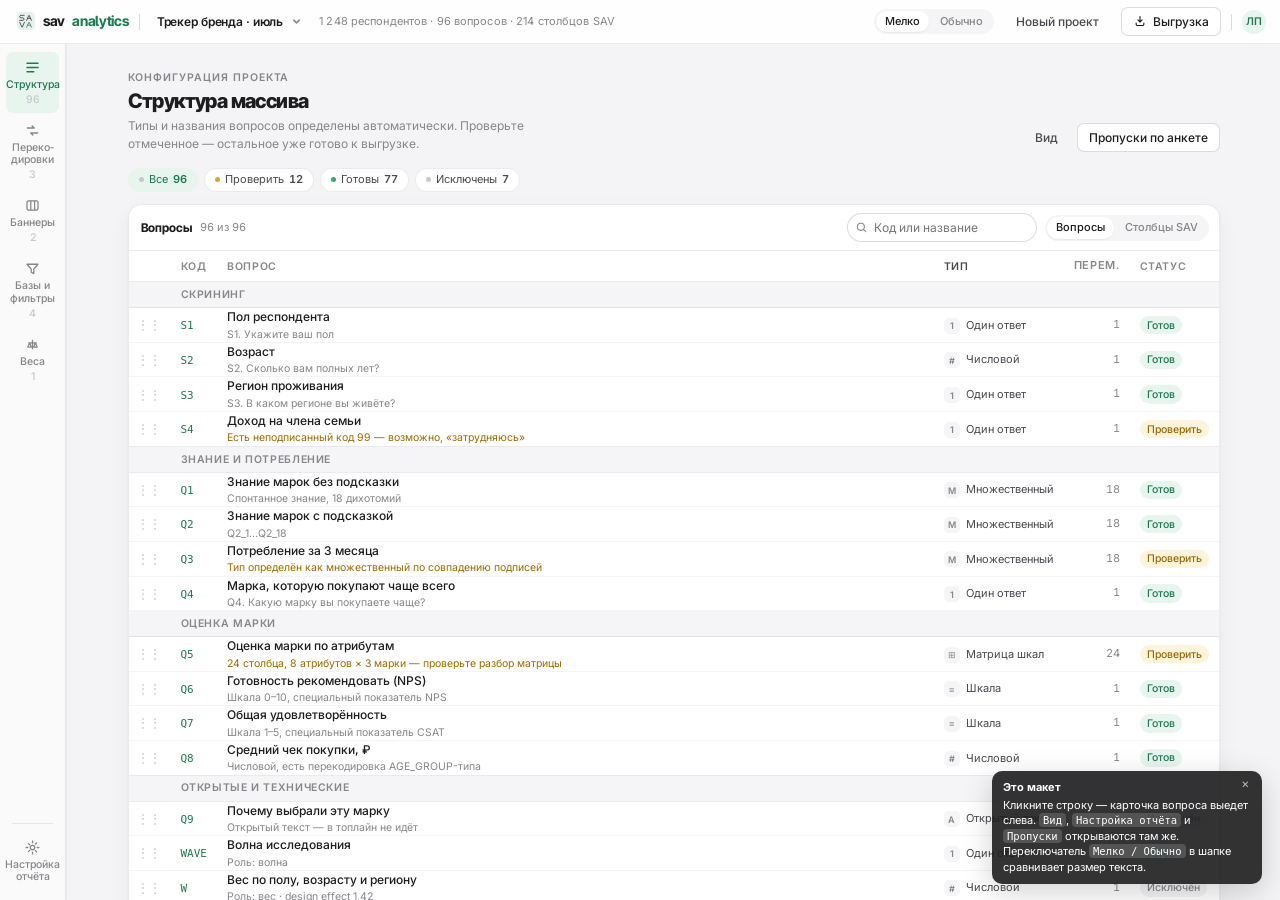
<file: src/sav_analytics/static/prototypes/v3-structure.html>
<!doctype html>
<html lang="ru">
<head>
<meta charset="utf-8" />
<meta name="viewport" content="width=device-width, initial-scale=1" />
<title>sav-analytics — макет структуры v3 (воздух справа, настройки слева)</title>
<link rel="preconnect" href="https://fonts.googleapis.com" />
<link rel="preconnect" href="https://fonts.gstatic.com" crossorigin />
<link href="https://fonts.googleapis.com/css2?family=Inter+Tight:wght@600;700;800&family=Inter:wght@400;500;600&display=swap" rel="stylesheet" />
<style>
/* ================================================================
   Макет v3 — структура массива.

   Что меняется относительно нынешнего экрана:
   1. Мельче текст и вся сетка. База 12.5px вместо 14.5px, шапки —
      11px. Переключатель плотности в шапке: «Мелко / Обычно».
   2. Справа воздух. Инспектор-aside справа убран совсем, лист
      настроек по центру тоже. Осталось поле фона.
   3. Всё настраиваемое выезжает слева: карточка вопроса, вид списка,
      настройка отчёта — один ящик, три содержимого.
   4. Вопросы живут в отдельном «окне» — белая карточка на сером
      фоне, с полями вокруг, а не панель во всю ширину.

   Токены те же, что в styles.css. Данные демонстрационные.
   ================================================================ */
:root{
  --c-bg:#f4f4f6; --c-surface:#fff; --c-surface-soft:#f5f5f7;
  --c-border:rgba(0,0,0,.08); --c-border-strong:rgba(0,0,0,.14);
  --c-ink:#1d1d1f; --c-ink-2:#494950; --c-ink-3:#86868b; --c-ink-4:#c7c7cc;
  --c-brand:#1d7a4f; --c-brand-hover:#166341; --c-brand-2:#2eae68; --c-brand-tint:#e8f4ee;
  --c-danger:#d64545; --c-danger-tint:#fbecec;
  --c-warn-ink:#9a6b00; --c-warn-tint:#fdf4dd;
  --r-1:7px; --r-2:10px; --r-3:14px; --r-pill:100px;

  /* Тип — мельче нынешнего на два шага. */
  --t-micro:10.5px; --t-xs:11px; --t-sm:12px; --t-base:12.5px;
  --t-md:14px; --t-lg:17px; --t-xl:20px;
  --row-h:34px;

  --font-display:"Inter Tight",-apple-system,"SF Pro Display",Inter,sans-serif;
  --font-body:Inter,-apple-system,"SF Pro Text","Segoe UI",sans-serif;
  --font-mono:"SF Mono",Menlo,Consolas,monospace;

  --focus-ring:0 0 0 3px rgba(29,122,79,.12);
  --shadow-card:0 1px 2px rgba(0,0,0,.04),0 6px 20px rgba(0,0,0,.05);
  --shadow-drawer:0 2px 8px rgba(0,0,0,.05),0 18px 44px rgba(0,0,0,.09);
  --ease:cubic-bezier(.25,.1,.25,1);

  --bar:44px;
  --rail:66px;
  --drawer:326px;
}
/* «Обычно» — прежний размер, для сравнения. */
body.dense-normal{
  --t-micro:11.5px; --t-xs:12px; --t-sm:13px; --t-base:14.5px;
  --t-md:16px; --t-lg:19px; --t-xl:22px;
  --row-h:42px;
}
*{box-sizing:border-box}
html,body{height:100%}
body{
  margin:0; background:var(--c-bg); color:var(--c-ink);
  font:var(--t-base)/1.45 var(--font-body);
  -webkit-font-smoothing:antialiased; font-synthesis:none;
  font-feature-settings:"cv05","cv08";
  overflow:hidden;
}
button,input,select,textarea{font:inherit;color:inherit}
h1,h2,h3{margin:0;font-family:var(--font-display)}
h1{font-size:var(--t-xl);font-weight:800;letter-spacing:-.03em;line-height:1.1}
h2{font-size:var(--t-md);font-weight:700;letter-spacing:-.02em}
h3{font-size:var(--t-sm);font-weight:700;letter-spacing:-.01em}
code{font:500 var(--t-xs)/1.3 var(--font-mono)}
.muted{color:var(--c-ink-3)}

/* ================================================================
   Шапка — один ярус. Проектная строка втянута сюда же: раньше
   их было две подряд и они съедали 92px до первой строки данных.
   ================================================================ */
.bar{
  height:var(--bar); padding:0 14px 0 16px;
  display:flex; align-items:center; gap:10px;
  background:rgba(255,255,255,.85);
  backdrop-filter:saturate(1.8) blur(20px);
  -webkit-backdrop-filter:saturate(1.8) blur(20px);
  border-bottom:1px solid var(--c-border);
  position:relative; z-index:60;
}
.brand{
  display:flex;align-items:center;gap:7px;flex-shrink:0;
  color:var(--c-ink);text-decoration:none;
  font-family:var(--font-display);font-weight:700;font-size:var(--t-md);letter-spacing:-.02em;
}
.brand svg{width:20px;height:20px}
.brand span{color:var(--c-brand)}
.bar-sep{width:1px;height:16px;background:var(--c-border-strong);flex-shrink:0}
.bar-grow{flex:1 1 auto;min-width:4px}

.project{
  display:flex;align-items:center;gap:8px;
  border:0;background:none;padding:3px 7px;border-radius:var(--r-1);cursor:pointer;
}
.project:hover{background:var(--c-surface-soft)}
.project b{font-weight:600;font-size:var(--t-sm);letter-spacing:-.01em}
.project svg{width:11px;height:11px;color:var(--c-ink-3)}
.project-meta{color:var(--c-ink-3);font-size:var(--t-xs);letter-spacing:.01em}

.seg{display:flex;gap:2px;padding:2px;background:var(--c-surface-soft);border-radius:var(--r-pill)}
.seg button{
  border:0;background:none;cursor:pointer;border-radius:var(--r-pill);
  padding:3px 9px;font-size:var(--t-xs);font-weight:500;color:var(--c-ink-3);
}
.seg button.active{background:var(--c-surface);color:var(--c-ink);box-shadow:0 1px 2px rgba(0,0,0,.06)}

.btn{
  display:inline-flex;align-items:center;gap:6px;cursor:pointer;
  padding:5px 11px;border-radius:var(--r-1);font-size:var(--t-sm);font-weight:500;
  border:1px solid var(--c-border-strong);background:var(--c-surface);color:var(--c-ink);
}
.btn:hover{background:var(--c-surface-soft)}
.btn.primary{background:var(--c-brand);border-color:var(--c-brand);color:#fff}
.btn.primary:hover{background:var(--c-brand-hover)}
.btn.ghost{border-color:transparent;background:none;color:var(--c-ink-2)}
.btn.ghost:hover{background:var(--c-surface-soft)}
.btn svg{width:14px;height:14px}
.avatar{
  width:24px;height:24px;border-radius:50%;flex-shrink:0;
  display:grid;place-items:center;
  background:var(--c-brand-tint);color:var(--c-brand);
  font-size:var(--t-micro);font-weight:600;letter-spacing:.02em;
}

/* ================================================================
   Каркас: рельс — ящик — холст. Ящик это колонка сетки, а не
   накладка: выезжая, он отодвигает холст и ничего не закрывает.
   ================================================================ */
.app{
  height:calc(100% - var(--bar));
  display:grid; grid-template-columns:var(--rail) auto 1fr;
}

.rail{
  border-right:1px solid var(--c-border);
  background:rgba(255,255,255,.6);
  display:flex;flex-direction:column;padding:8px 0 10px;gap:2px;
}
.rail-item{
  border:0;background:none;cursor:pointer;
  display:flex;flex-direction:column;align-items:center;gap:3px;
  padding:7px 2px;margin:0 6px;border-radius:var(--r-1);
  color:var(--c-ink-3);font-size:var(--t-micro);font-weight:500;line-height:1.15;text-align:center;
}
.rail-item svg{width:17px;height:17px}
.rail-item:hover{background:var(--c-surface-soft);color:var(--c-ink-2)}
.rail-item.active{color:var(--c-brand);background:var(--c-brand-tint)}
.rail-item em{font-style:normal;font-size:var(--t-micro);color:var(--c-ink-4)}
.rail-grow{flex:1}
.rail-sep{height:1px;background:var(--c-border);margin:6px 12px}

/* ---- Ящик настроек ---- */
.drawer{
  width:0; overflow:hidden; border-right:1px solid var(--c-border);
  background:var(--c-surface); box-shadow:var(--shadow-drawer);
  display:flex;
  transition:width .26s var(--ease);
}
body.drawer-open .drawer{width:var(--drawer)}
.drawer-inner{
  width:var(--drawer);flex:0 0 var(--drawer);
  display:flex;flex-direction:column;height:100%;
  transform:translateX(-14px);opacity:0;
  transition:transform .26s var(--ease),opacity .2s var(--ease);
}
body.drawer-open .drawer-inner{transform:none;opacity:1}
.drawer-head{
  padding:10px 12px 9px 14px;border-bottom:1px solid var(--c-border);
  display:flex;align-items:flex-start;gap:8px;
}
.kicker{
  margin:0 0 1px;font-size:var(--t-micro);font-weight:600;letter-spacing:.07em;
  text-transform:uppercase;color:var(--c-ink-3);
}
.drawer-head code{color:var(--c-brand);background:var(--c-brand-tint);padding:1px 5px;border-radius:5px}
.icon-btn{
  margin-left:auto;border:0;background:none;cursor:pointer;color:var(--c-ink-3);
  width:22px;height:22px;border-radius:6px;font-size:15px;line-height:1;
}
.icon-btn:hover{background:var(--c-surface-soft);color:var(--c-ink)}
.drawer-body{flex:1;overflow-y:auto;padding:12px 14px 16px;display:flex;flex-direction:column;gap:11px}
.drawer-foot{
  padding:9px 14px;border-top:1px solid var(--c-border);background:var(--c-surface);
  display:flex;align-items:center;gap:8px;
}
.foot-grow{flex:1}

/* поля формы — компактные */
.f{display:flex;flex-direction:column;gap:4px}
.f>span,.f>label{font-size:var(--t-xs);font-weight:600;color:var(--c-ink-2)}
.f input,.f select,.f textarea{
  width:100%;padding:6px 8px;border:1px solid var(--c-border-strong);
  border-radius:var(--r-1);background:var(--c-surface);font-size:var(--t-sm);
}
.f textarea{resize:vertical;line-height:1.35}
.f input:focus,.f select:focus,.f textarea:focus{outline:none;border-color:var(--c-brand);box-shadow:var(--focus-ring)}
.f small{font-size:var(--t-micro);color:var(--c-ink-3);line-height:1.35}
.f-row{display:grid;grid-template-columns:1fr 1fr;gap:9px}
.sec-cap{
  margin:4px 0 0;font-size:var(--t-micro);font-weight:600;letter-spacing:.07em;
  text-transform:uppercase;color:var(--c-ink-3);
}
.tgl-row{
  display:flex;align-items:center;gap:10px;padding:8px 10px;
  border:1px solid var(--c-border);border-radius:var(--r-1);background:var(--c-surface-soft);
  cursor:pointer;
}
.tgl-row div{flex:1}
.tgl-row strong{display:block;font-size:var(--t-sm);font-weight:600}
.tgl-row small{display:block;font-size:var(--t-micro);color:var(--c-ink-3);line-height:1.3}
.tgl{position:relative;width:32px;height:19px;flex-shrink:0}
.tgl input{position:absolute;inset:0;opacity:0;margin:0;cursor:pointer}
.track{position:absolute;inset:0;background:var(--c-ink-4);border-radius:var(--r-pill);transition:background .18s var(--ease)}
.knob{position:absolute;top:2px;left:2px;width:15px;height:15px;background:#fff;border-radius:50%;
      box-shadow:0 1px 2px rgba(0,0,0,.2);transition:transform .18s var(--ease)}
.tgl input:checked~.track{background:var(--c-brand-2)}
.tgl input:checked~.knob{transform:translateX(13px)}

.cats{display:flex;flex-direction:column;gap:3px}
.cat{
  display:grid;grid-template-columns:26px 1fr auto;align-items:center;gap:8px;
  padding:5px 8px;border-radius:6px;font-size:var(--t-sm);
}
.cat:nth-child(odd){background:var(--c-surface-soft)}
.cat code{color:var(--c-ink-3)}
.cat b{font-weight:500;overflow:hidden;text-overflow:ellipsis;white-space:nowrap}
.cat span{color:var(--c-ink-3);font-size:var(--t-xs);font-variant-numeric:tabular-nums}

.mini-preview{border:1px solid var(--c-border);border-radius:var(--r-1);overflow:hidden}
.mini-preview header{
  display:flex;align-items:center;justify-content:space-between;
  padding:6px 9px;background:var(--c-surface-soft);border-bottom:1px solid var(--c-border);
}
.mini-preview header h3{font-size:var(--t-xs)}
.mini-preview header small{font-size:var(--t-micro);color:var(--c-ink-3)}
.bars{display:flex;flex-direction:column;gap:5px;padding:9px}
.bar-row{display:grid;grid-template-columns:1fr 34px;align-items:center;gap:8px;font-size:var(--t-xs)}
.bar-row i{display:block;height:5px;border-radius:3px;background:var(--c-brand-2);opacity:.85}
.bar-row u{text-decoration:none;color:var(--c-ink-2);display:block;margin-bottom:3px}
.bar-row span{text-align:right;color:var(--c-ink-3);font-variant-numeric:tabular-nums}

/* ---- Холст: серое поле, воздух, одна карточка ---- */
.canvas{overflow-y:auto;position:relative}
/* Окно вопросов шире холста-«листа»: колонок шесть, и на 1400+
   лишние 160px уходят в название вопроса, а не в поля. */
.canvas-inner{max-width:1180px;margin:0 auto;padding:26px var(--pad,44px) 96px;--pad:44px}
@media (max-width:1180px){.canvas-inner{--pad:24px}}
.canvas-head{margin-bottom:16px;display:flex;align-items:flex-end;gap:14px}
.eyebrow{
  margin:0 0 5px;font-size:var(--t-micro);font-weight:600;letter-spacing:.09em;
  text-transform:uppercase;color:var(--c-ink-3);
}
.canvas-head p.lead{margin:5px 0 0;color:var(--c-ink-3);font-size:var(--t-sm);max-width:52ch}
.head-actions{margin-left:auto;display:flex;align-items:center;gap:7px}

/* Сводка проекта — одна строка мелким шрифтом, кликается как фильтр. */
.summary{display:flex;gap:6px;margin-bottom:12px;flex-wrap:wrap}
.stat{
  border:1px solid var(--c-border);background:var(--c-surface);border-radius:var(--r-pill);
  padding:3px 10px;font-size:var(--t-xs);color:var(--c-ink-2);cursor:pointer;
  display:flex;align-items:center;gap:5px;
}
.stat:hover{border-color:var(--c-border-strong)}
.stat b{font-weight:600;font-variant-numeric:tabular-nums}
.stat.active{background:var(--c-brand-tint);border-color:transparent;color:var(--c-brand)}
.stat .dot{width:5px;height:5px;border-radius:50%;background:var(--c-ink-4)}
.stat.warn .dot{background:#e0a32e}
.stat.off .dot{background:var(--c-ink-4)}
.stat.ok .dot{background:var(--c-brand-2)}

/* ---- «Окно» вопросов ---- */
.card{
  background:var(--c-surface);border:1px solid var(--c-border);
  border-radius:var(--r-3);box-shadow:var(--shadow-card);overflow:hidden;
}
.card-bar{
  display:flex;align-items:center;gap:8px;padding:8px 10px 8px 12px;
  border-bottom:1px solid var(--c-border);
}
.card-bar h2{font-size:var(--t-sm);letter-spacing:-.01em}
.card-bar .count{font-size:var(--t-xs);color:var(--c-ink-3);font-variant-numeric:tabular-nums}
.card-grow{flex:1}
.search{position:relative;display:flex;align-items:center}
.search svg{position:absolute;left:8px;width:13px;height:13px;color:var(--c-ink-3);pointer-events:none}
.search input{
  width:190px;padding:5px 9px 5px 26px;font-size:var(--t-sm);
  border:1px solid var(--c-border-strong);border-radius:var(--r-pill);background:var(--c-surface);
}
.search input:focus{outline:none;border-color:var(--c-brand);box-shadow:var(--focus-ring)}

table{width:100%;border-collapse:collapse}
thead th{
  position:sticky;top:0;z-index:2;background:var(--c-surface);
  text-align:left;font-size:var(--t-micro);font-weight:600;letter-spacing:.06em;
  text-transform:uppercase;color:var(--c-ink-3);
  padding:7px 10px;border-bottom:1px solid var(--c-border);white-space:nowrap;
}
tbody td{
  padding:0 10px;height:var(--row-h);border-bottom:1px solid rgba(0,0,0,.045);
  font-size:var(--t-sm);vertical-align:middle;
}
tbody tr{cursor:pointer}
tbody tr:hover td{background:#fbfbfc}
tbody tr.selected td{background:var(--c-brand-tint)}
tbody tr:last-child td{border-bottom:0}
.drag-cell{width:22px;padding-left:8px !important;color:var(--c-ink-4);cursor:grab}
.code-col{width:78px}
.code-col code{color:var(--c-brand)}
.q-cell{max-width:1px;width:100%}
.q-title{display:block;overflow:hidden;text-overflow:ellipsis;white-space:nowrap;font-weight:500}
.q-sub{display:block;font-size:var(--t-micro);color:var(--c-ink-3);overflow:hidden;text-overflow:ellipsis;white-space:nowrap;margin-top:1px}
.q-sub.warning{color:var(--c-warn-ink)}
.type-col{width:132px;color:var(--c-ink-2);white-space:nowrap}
.type-col .ti{display:inline-flex;align-items:center;gap:6px;font-size:var(--t-xs)}
.type-col .ti i{
  width:16px;height:16px;border-radius:5px;display:grid;place-items:center;flex-shrink:0;
  background:var(--c-surface-soft);color:var(--c-ink-3);font-size:9px;font-style:normal;font-weight:600;
}
.n-col{width:52px;text-align:right;font-variant-numeric:tabular-nums;color:var(--c-ink-3);font-size:var(--t-xs)}
.st-col{width:92px}
.status{
  display:inline-block;padding:1.5px 7px;border-radius:var(--r-pill);
  font-size:var(--t-micro);font-weight:500;background:var(--c-brand-tint);color:var(--c-brand);
}
.status.review{background:var(--c-warn-tint);color:var(--c-warn-ink)}
.status.excluded{background:var(--c-surface-soft);color:var(--c-ink-3)}
.card-foot{
  display:flex;align-items:center;gap:10px;padding:7px 12px;
  border-top:1px solid var(--c-border);background:var(--c-surface-soft);
  font-size:var(--t-xs);color:var(--c-ink-3);
}
.card-foot .link{color:var(--c-brand);cursor:pointer;border:0;background:none;font-size:var(--t-xs);padding:0}

/* Строка-разделитель блока анкеты — необязательная, но список
   на 96 вопросов без неё читается хуже. */
tbody tr.group td{
  height:26px;background:var(--c-surface-soft);border-bottom:1px solid var(--c-border);
  font-size:var(--t-micro);font-weight:600;letter-spacing:.06em;text-transform:uppercase;color:var(--c-ink-3);
  cursor:default;
}
tbody tr.group:hover td{background:var(--c-surface-soft)}

/* Подсказка по макету */
.hint{
  position:fixed;right:18px;bottom:16px;max-width:270px;z-index:70;
  background:rgba(29,29,31,.9);color:#fff;border-radius:var(--r-2);
  padding:9px 11px;font-size:var(--t-xs);line-height:1.4;
  box-shadow:0 8px 30px rgba(0,0,0,.18);
}
.hint b{display:block;font-size:var(--t-xs);margin-bottom:3px}
.hint kbd{
  background:rgba(255,255,255,.16);border-radius:4px;padding:1px 4px;
  font:500 var(--t-micro)/1 var(--font-mono);
}
.hint button{
  position:absolute;top:5px;right:6px;border:0;background:none;color:rgba(255,255,255,.6);
  cursor:pointer;font-size:13px;line-height:1;
}
</style>
</head>
<body>

<!-- ЯРУС ХРОМА — один. Проект, выгрузка и плотность здесь же. -->
<header class="bar">
  <a class="brand" href="#">
    <svg viewBox="0 0 1024 1024" aria-hidden="true">
      <path fill="#1d7a4f" opacity=".1" d="M300 56C196 56 126 80 86 151 58 201 52 273 52 512s6 311 34 361c40 71 110 95 214 95h424c104 0 174-24 214-95 28-50 34-122 34-361s-6-311-34-361c-40-71-110-95-214-95H300Z"/>
      <g fill="none" stroke="#1d1d1f" stroke-width="36" stroke-linecap="round" stroke-linejoin="round">
        <path d="M416 222H262c-44 0-74 27-74 65s30 65 74 65h78c44 0 74 27 74 65s-30 65-74 65H186"/>
        <path d="M544 482 654 232c8-18 18-18 26 0l110 250M598 374h138"/>
        <path d="m190 574 108 246c8 18 18 18 26 0l108-246"/>
      </g>
      <path fill="none" stroke="#1d7a4f" stroke-width="36" stroke-linecap="round" stroke-linejoin="round" d="m544 832 110-250c8-18 18-18 26 0l110 250M598 724h138"/>
    </svg>
    sav<span>analytics</span>
  </a>

  <div class="bar-sep"></div>

  <button class="project" type="button">
    <b>Трекер бренда · июль</b>
    <svg viewBox="0 0 12 12" fill="none"><path d="M3 4.5 6 7.5 9 4.5" stroke="currentColor" stroke-width="1.6" stroke-linecap="round" stroke-linejoin="round"/></svg>
  </button>
  <span class="project-meta">1 248 респондентов · 96 вопросов · 214 столбцов SAV</span>

  <div class="bar-grow"></div>

  <div class="seg" id="density" title="Размер текста и плотность строк">
    <button type="button" data-density="small" class="active">Мелко</button>
    <button type="button" data-density="normal">Обычно</button>
  </div>

  <button class="btn ghost" type="button">Новый проект</button>
  <button class="btn" type="button">
    <svg viewBox="0 0 20 20" fill="none"><path d="M10 3.5v8m0 0 3-3m-3 3-3-3M4.5 13v1.5a2 2 0 0 0 2 2h7a2 2 0 0 0 2-2V13" stroke="currentColor" stroke-width="1.6" stroke-linecap="round" stroke-linejoin="round"/></svg>
    Выгрузка
  </button>
  <div class="bar-sep"></div>
  <span class="avatar">ЛП</span>
</header>

<div class="app">

  <!-- РЕЛЬС — только разделы, ничего настраиваемого. -->
  <nav class="rail" aria-label="Разделы конфигурации">
    <button class="rail-item active" type="button" data-drawer="view">
      <svg viewBox="0 0 20 20" fill="none"><path d="M3.5 5h13M3.5 10h13M3.5 15h8" stroke="currentColor" stroke-width="1.6" stroke-linecap="round"/></svg>
      Структура<em>96</em>
    </button>
    <button class="rail-item" type="button" data-drawer="soon">
      <svg viewBox="0 0 20 20" fill="none"><path d="M4 7h8l-2.4-2.4M16 13H8l2.4 2.4" stroke="currentColor" stroke-width="1.6" stroke-linecap="round" stroke-linejoin="round"/></svg>
      Переко­дировки<em>3</em>
    </button>
    <button class="rail-item" type="button" data-drawer="soon">
      <svg viewBox="0 0 20 20" fill="none"><rect x="3.5" y="4.5" width="13" height="11" rx="2" stroke="currentColor" stroke-width="1.5"/><path d="M8 4.5v11M12.5 4.5v11" stroke="currentColor" stroke-width="1.4"/></svg>
      Баннеры<em>2</em>
    </button>
    <button class="rail-item" type="button" data-drawer="soon">
      <svg viewBox="0 0 20 20" fill="none"><path d="M3.5 5h13l-5 5.6V16l-3-1.6v-3.8L3.5 5Z" stroke="currentColor" stroke-width="1.5" stroke-linejoin="round"/></svg>
      Базы и фильтры<em>4</em>
    </button>
    <button class="rail-item" type="button" data-drawer="soon">
      <svg viewBox="0 0 20 20" fill="none"><path d="M10 4.5v11M5 8h10M6.6 8 4.5 13h4.2L6.6 8ZM13.4 8l-2.1 5h4.2l-2.1-5Z" stroke="currentColor" stroke-width="1.4" stroke-linejoin="round"/></svg>
      Веса<em>1</em>
    </button>

    <span class="rail-grow"></span>
    <div class="rail-sep"></div>
    <button class="rail-item" type="button" data-drawer="report">
      <svg viewBox="0 0 20 20" fill="none"><circle cx="10" cy="10" r="2.6" stroke="currentColor" stroke-width="1.5"/><path d="M10 2.5v2m0 11v2M17.5 10h-2m-11 0h-2m12.3-5.3-1.4 1.4M6.6 13.4l-1.4 1.4m0-9.4 1.4 1.4m6.8 6.8 1.4 1.4" stroke="currentColor" stroke-width="1.5" stroke-linecap="round"/></svg>
      Настройка отчёта
    </button>
  </nav>

  <!-- ЯЩИК — всё, что настраивают, выезжает отсюда. -->
  <aside class="drawer" id="drawer" aria-label="Настройки">
    <div class="drawer-inner">
      <div class="drawer-head">
        <div>
          <p class="kicker" id="drawer-kicker">Вопрос</p>
          <h2 id="drawer-title">S2</h2>
        </div>
        <button class="icon-btn" type="button" id="drawer-close" aria-label="Закрыть">×</button>
      </div>
      <div class="drawer-body" id="drawer-body"></div>
      <div class="drawer-foot" id="drawer-foot"></div>
    </div>
  </aside>

  <!-- ХОЛСТ — воздух и одно окно со списком вопросов. -->
  <main class="canvas">
    <div class="canvas-inner">

      <div class="canvas-head">
        <div>
          <p class="eyebrow">Конфигурация проекта</p>
          <h1>Структура массива</h1>
          <p class="lead">Типы и названия вопросов определены автоматически. Проверьте отмеченное — остальное уже готово к выгрузке.</p>
        </div>
        <div class="head-actions">
          <button class="btn ghost" type="button" data-drawer="view">Вид</button>
          <button class="btn" type="button" data-drawer="na">Пропуски по анкете</button>
        </div>
      </div>

      <div class="summary" id="summary">
        <button class="stat active" type="button"><span class="dot"></span>Все<b>96</b></button>
        <button class="stat warn" type="button"><span class="dot"></span>Проверить<b>12</b></button>
        <button class="stat ok" type="button"><span class="dot"></span>Готовы<b>77</b></button>
        <button class="stat off" type="button"><span class="dot"></span>Исключены<b>7</b></button>
      </div>

      <section class="card">
        <div class="card-bar">
          <h2>Вопросы</h2>
          <span class="count" id="row-count">96 из 96</span>
          <span class="card-grow"></span>
          <div class="search">
            <svg viewBox="0 0 20 20" fill="none"><circle cx="9" cy="9" r="5.4" stroke="currentColor" stroke-width="1.6"/><path d="m13.4 13.4 3.1 3.1" stroke="currentColor" stroke-width="1.6" stroke-linecap="round"/></svg>
            <input type="text" placeholder="Код или название" id="search" />
          </div>
          <div class="seg">
            <button type="button" class="active">Вопросы</button>
            <button type="button">Столбцы SAV</button>
          </div>
        </div>

        <table>
          <thead>
            <tr>
              <th class="drag-cell"></th>
              <th class="code-col">Код</th>
              <th class="q-cell">Вопрос</th>
              <th class="type-col">Тип</th>
              <th class="n-col">Перем.</th>
              <th class="st-col">Статус</th>
            </tr>
          </thead>
          <tbody id="rows"></tbody>
        </table>

        <div class="card-foot">
          <span id="foot-note">96 вопросов · 12 требуют проверки · 7 исключены из отчёта</span>
          <span class="card-grow"></span>
          <button class="link" type="button">Перераспознать структуру</button>
        </div>
      </section>

    </div>
  </main>
</div>

<div class="hint" id="hint">
  <button type="button" onclick="document.getElementById('hint').remove()">×</button>
  <b>Это макет</b>
  Кликните строку — карточка вопроса выедет слева. <kbd>Вид</kbd>, <kbd>Настройка отчёта</kbd> и <kbd>Пропуски</kbd> открываются там же. Переключатель <kbd>Мелко / Обычно</kbd> в шапке сравнивает размер текста.
</div>

<script>
/* ================================================================
   Демоданные и три содержимых ящика. Логики никакой — только то,
   что нужно, чтобы пощупать раскладку.
   ================================================================ */
const TYPES = {
  single:  ["1", "Один ответ"],
  multi:   ["М", "Множественный"],
  scale:   ["≡", "Шкала"],
  numeric: ["#", "Числовой"],
  matrix:  ["⊞", "Матрица шкал"],
  text:    ["A", "Открытый текст"],
  tech:    ["·", "Технический"],
};

const ROWS = [
  {group: "Скрининг"},
  {code:"S1", label:"Пол респондента", sub:"S1. Укажите ваш пол", type:"single", n:1, st:"ok"},
  {code:"S2", label:"Возраст", sub:"S2. Сколько вам полных лет?", type:"numeric", n:1, st:"ok"},
  {code:"S3", label:"Регион проживания", sub:"S3. В каком регионе вы живёте?", type:"single", n:1, st:"ok"},
  {code:"S4", label:"Доход на члена семьи", sub:"Есть неподписанный код 99 — возможно, «затрудняюсь»", type:"single", n:1, st:"review", warn:true},

  {group: "Знание и потребление"},
  {code:"Q1", label:"Знание марок без подсказки", sub:"Спонтанное знание, 18 дихотомий", type:"multi", n:18, st:"ok"},
  {code:"Q2", label:"Знание марок с подсказкой", sub:"Q2_1…Q2_18", type:"multi", n:18, st:"ok"},
  {code:"Q3", label:"Потребление за 3 месяца", sub:"Тип определён как множественный по совпадению подписей", type:"multi", n:18, st:"review", warn:true},
  {code:"Q4", label:"Марка, которую покупают чаще всего", sub:"Q4. Какую марку вы покупаете чаще?", type:"single", n:1, st:"ok"},

  {group: "Оценка марки"},
  {code:"Q5", label:"Оценка марки по атрибутам", sub:"24 столбца, 8 атрибутов × 3 марки — проверьте разбор матрицы", type:"matrix", n:24, st:"review", warn:true},
  {code:"Q6", label:"Готовность рекомендовать (NPS)", sub:"Шкала 0–10, специальный показатель NPS", type:"scale", n:1, st:"ok"},
  {code:"Q7", label:"Общая удовлетворённость", sub:"Шкала 1–5, специальный показатель CSAT", type:"scale", n:1, st:"ok"},
  {code:"Q8", label:"Средний чек покупки, ₽", sub:"Числовой, есть перекодировка AGE_GROUP-типа", type:"numeric", n:1, st:"ok"},

  {group: "Открытые и технические"},
  {code:"Q9",  label:"Почему выбрали эту марку", sub:"Открытый текст — в топлайн не идёт", type:"text", n:1, st:"off"},
  {code:"WAVE",label:"Волна исследования", sub:"Роль: волна", type:"single", n:1, st:"ok"},
  {code:"W",   label:"Вес по полу, возрасту и региону", sub:"Роль: вес · design effect 1,42", type:"numeric", n:1, st:"off"},
  {code:"ID",  label:"Идентификатор анкеты", sub:"Роль: ID", type:"tech", n:1, st:"off"},
];

const STATUS = {ok:["", "Готов"], review:["review","Проверить"], off:["excluded","Исключён"]};

const tbody = document.getElementById("rows");
tbody.innerHTML = ROWS.map(r => {
  if (r.group) return `<tr class="group"><td></td><td colspan="5">${r.group}</td></tr>`;
  const [icon, name] = TYPES[r.type];
  const [cls, text] = STATUS[r.st];
  return `<tr data-code="${r.code}">
    <td class="drag-cell">⋮⋮</td>
    <td class="code-col"><code>${r.code}</code></td>
    <td class="q-cell">
      <span class="q-title">${r.label}</span>
      <span class="q-sub ${r.warn ? "warning" : ""}">${r.sub}</span>
    </td>
    <td class="type-col"><span class="ti"><i>${icon}</i>${name}</span></td>
    <td class="n-col">${r.n}</td>
    <td class="st-col"><span class="status ${cls}">${text}</span></td>
  </tr>`;
}).join("");

/* ---------------- ящик ---------------- */
const body = document.body;
const drawer = {
  kicker: document.getElementById("drawer-kicker"),
  title:  document.getElementById("drawer-title"),
  body:   document.getElementById("drawer-body"),
  foot:   document.getElementById("drawer-foot"),
};

function open(kind, payload) {
  const content = CONTENT[kind](payload);
  drawer.kicker.textContent = content.kicker;
  drawer.title.textContent = content.title;
  drawer.body.innerHTML = content.body;
  drawer.foot.innerHTML = content.foot;
  body.classList.add("drawer-open");
}
function close() {
  body.classList.remove("drawer-open");
  document.querySelectorAll("tbody tr.selected").forEach(tr => tr.classList.remove("selected"));
}
document.getElementById("drawer-close").addEventListener("click", close);
document.addEventListener("keydown", e => { if (e.key === "Escape") close(); });

const CONTENT = {
  /* Карточка вопроса — то, что раньше было инспектором справа. */
  question: (r) => ({
    kicker: "Вопрос · " + r.code,
    title: r.label.length > 26 ? r.label.slice(0, 26) + "…" : r.label,
    body: `
      <label class="f"><span>Название для отчёта</span>
        <textarea rows="2">${r.label}</textarea>
        <small>Попадёт в содержание и топлайн Excel.</small>
      </label>
      <div class="f-row">
        <label class="f"><span>Тип вопроса</span>
          <select>${Object.entries(TYPES).map(([k, v]) =>
            `<option ${k === r.type ? "selected" : ""}>${v[1]}</option>`).join("")}</select>
        </label>
        <label class="f"><span>Роль</span>
          <select><option>Обычный вопрос</option><option>ID</option><option>Вес</option><option>Волна</option><option>Фильтрующая</option></select>
        </label>
      </div>
      <label class="tgl-row">
        <div><strong>Включить в отчёт</strong><small>Топлайн и содержание Excel</small></div>
        <span class="tgl"><input type="checkbox" ${r.st === "off" ? "" : "checked"} /><span class="track"></span><span class="knob"></span></span>
      </label>
      <label class="f"><span>Пользовательская база</span>
        <select><option>Стандартная база</option><option>Покупатели категории</option></select>
      </label>

      <p class="sec-cap">Категории · ${r.n === 1 ? "5" : r.n}</p>
      <div class="cats">
        ${sampleCats(r).map(c => `<div class="cat"><code>${c[0]}</code><b>${c[1]}</b><span>${c[2]}</span></div>`).join("")}
      </div>

      <div class="mini-preview">
        <header><h3>Предпросмотр Total</h3><small>база 1 248</small></header>
        <div class="bars">
          ${sampleCats(r).slice(0, 4).map(c => `
            <div class="bar-row">
              <div><u>${c[1]}</u><i style="width:${c[3]}%"></i></div>
              <span>${c[2]}</span>
            </div>`).join("")}
        </div>
      </div>`,
    foot: `<button class="btn primary" type="button">Сохранить</button>
           <button class="btn" type="button">Пересчитать</button>
           <span class="foot-grow"></span>
           <span class="muted" style="font-size:var(--t-micro)">⌘S</span>`,
  }),

  /* Настройки списка — то, что сейчас размазано по тулбару. */
  view: () => ({
    kicker: "Структура",
    title: "Вид списка",
    body: `
      <p class="sec-cap">Показывать</p>
      <label class="tgl-row"><div><strong>Только требующие проверки</strong><small>12 вопросов</small></div>
        <span class="tgl"><input type="checkbox" /><span class="track"></span><span class="knob"></span></span></label>
      <label class="tgl-row"><div><strong>Исключённые из отчёта</strong><small>7 вопросов</small></div>
        <span class="tgl"><input type="checkbox" checked /><span class="track"></span><span class="knob"></span></span></label>
      <label class="tgl-row"><div><strong>Разделители блоков анкеты</strong><small>Скрининг, Знание, Оценка…</small></div>
        <span class="tgl"><input type="checkbox" checked /><span class="track"></span><span class="knob"></span></span></label>

      <p class="sec-cap">Колонки</p>
      <label class="tgl-row"><div><strong>Исходная формулировка</strong><small>Вторая строка под названием</small></div>
        <span class="tgl"><input type="checkbox" checked /><span class="track"></span><span class="knob"></span></span></label>
      <label class="tgl-row"><div><strong>Число переменных</strong></div>
        <span class="tgl"><input type="checkbox" checked /><span class="track"></span><span class="knob"></span></span></label>
      <label class="tgl-row"><div><strong>Валидная база и пропуски</strong></div>
        <span class="tgl"><input type="checkbox" /><span class="track"></span><span class="knob"></span></span></label>

      <label class="f"><span>Порядок</span>
        <select><option>Как в анкете</option><option>Как в SAV</option><option>По типу</option></select>
        <small>Ручной порядок доступен, пока список не отфильтрован.</small>
      </label>`,
    foot: `<span class="muted" style="font-size:var(--t-micro)">Настройки вида не сохраняются в проект</span>
           <span class="foot-grow"></span>
           <button class="btn" type="button">Сбросить</button>`,
  }),

  /* Настройка отчёта — сейчас модальный лист по центру. */
  report: () => ({
    kicker: "Проект",
    title: "Настройка отчёта",
    body: `
      <p class="sec-cap">Расчёт</p>
      <div class="f-row">
        <label class="f"><span>Уровень доверия, %</span><input value="95" /></label>
        <label class="f"><span>Порог малой базы</span><input value="30" /></label>
      </div>
      <label class="f"><span>Вес отчёта</span>
        <select><option>W — по полу, возрасту и региону</option><option>Без веса</option></select>
        <small>design effect 1,42 · эффективная база 878 · экстремальных 1,8%</small>
      </label>

      <p class="sec-cap">Значимые отличия</p>
      <label class="tgl-row"><div><strong>Сравнивать подгруппы</strong><small>Отмечать значимые отличия</small></div>
        <span class="tgl"><input type="checkbox" checked /><span class="track"></span><span class="knob"></span></span></label>
      <label class="tgl-row"><div><strong>Попарные сравнения</strong><small>Между подгруппами блока</small></div>
        <span class="tgl"><input type="checkbox" checked /><span class="track"></span><span class="knob"></span></span></label>
      <label class="tgl-row"><div><strong>Поправка Bonferroni</strong></div>
        <span class="tgl"><input type="checkbox" /><span class="track"></span><span class="knob"></span></span></label>
      <label class="f"><span>С кем сравнивать</span>
        <select><option>С остальными (Rest)</option><option>С Total</option></select>
      </label>

      <p class="sec-cap">Волны</p>
      <label class="f"><span>Схема сравнения</span>
        <select><option>С предыдущей волной</option><option>Не сравнивать</option><option>С контрольной волной</option></select>
      </label>`,
    foot: `<button class="btn primary" type="button">Сохранить</button>
           <span class="foot-grow"></span>
           <span class="muted" style="font-size:var(--t-micro)">В конфигурацию проекта</span>`,
  }),

  /* Пропуски по анкете — тоже лист, тоже уезжает влево. */
  na: () => ({
    kicker: "Проверка",
    title: "Пропуски по анкете",
    body: `
      <p class="muted" style="font-size:var(--t-xs);margin:0">Коды без подписи вне диапазона подписанных. Отмеченные уйдут из распределения, база Total сохранится.</p>
      ${[["Q3","99","41 ответ"],["Q5_1","-1","318 ответов"],["Q5_2","-1","318 ответов"],["Q7","98","12 ответов"]]
        .map(([q, code, n]) => `
        <label class="tgl-row"><div><strong>${q} · код ${code}</strong><small>${n}</small></div>
          <span class="tgl"><input type="checkbox" checked /><span class="track"></span><span class="knob"></span></span></label>`).join("")}`,
    foot: `<button class="btn primary" type="button">Пометить выбранные</button>
           <span class="foot-grow"></span>
           <button class="btn ghost" type="button">Отмена</button>`,
  }),

  soon: () => ({
    kicker: "Раздел",
    title: "В макете не раскрыт",
    body: `<p class="muted" style="font-size:var(--t-sm)">Перекодировки, баннеры, фильтры и веса устроены так же: список — окном на холсте, редактор — этим ящиком.</p>`,
    foot: `<span class="foot-grow"></span><button class="btn" type="button" onclick="document.getElementById('drawer-close').click()">Понятно</button>`,
  }),
};

/* Демонстрационные категории под тип вопроса. */
function sampleCats(r) {
  if (r.type === "scale" && r.code === "Q6")
    return [["9–10","Промоутеры","38%",38],["7–8","Нейтральные","41%",41],["0–6","Критики","21%",21],["—","NPS","+17",17]];
  if (r.type === "numeric")
    return [["—","Среднее","34,2",70],["—","Медиана","31,0",62],["—","Мин / макс","18 / 67",44],["—","Валидных","1 214",97]];
  if (r.type === "multi")
    return [["1","Марка А","62%",62],["2","Марка Б","54%",54],["3","Марка В","37%",37],["4","Марка Г","21%",21],["5","Другая","8%",8]];
  return [["1","Первая категория","34%",34],["2","Вторая категория","28%",28],["3","Третья категория","22%",22],["4","Четвёртая","11%",11],["99","Затрудняюсь","5%",5]];
}

/* ---------------- события ---------------- */
tbody.addEventListener("click", e => {
  const tr = e.target.closest("tr");
  if (!tr || tr.classList.contains("group")) return;
  document.querySelectorAll("tbody tr.selected").forEach(x => x.classList.remove("selected"));
  tr.classList.add("selected");
  open("question", ROWS.find(r => r.code === tr.dataset.code));
});

document.querySelectorAll("[data-drawer]").forEach(btn => {
  btn.addEventListener("click", () => {
    document.querySelectorAll("tbody tr.selected").forEach(x => x.classList.remove("selected"));
    open(btn.dataset.drawer);
  });
});

document.getElementById("density").addEventListener("click", e => {
  const btn = e.target.closest("button");
  if (!btn) return;
  document.querySelectorAll("#density button").forEach(b => b.classList.remove("active"));
  btn.classList.add("active");
  body.classList.toggle("dense-normal", btn.dataset.density === "normal");
});

document.getElementById("search").addEventListener("input", e => {
  const q = e.target.value.trim().toLowerCase();
  let shown = 0;
  tbody.querySelectorAll("tr").forEach(tr => {
    if (tr.classList.contains("group")) { tr.hidden = !!q; return; }
    const hit = !q || tr.textContent.toLowerCase().includes(q);
    tr.hidden = !hit;
    if (hit) shown++;
  });
  document.getElementById("row-count").textContent = q ? `${shown} из 96` : "96 из 96";
});
</script>
</body>
</html>
</file>
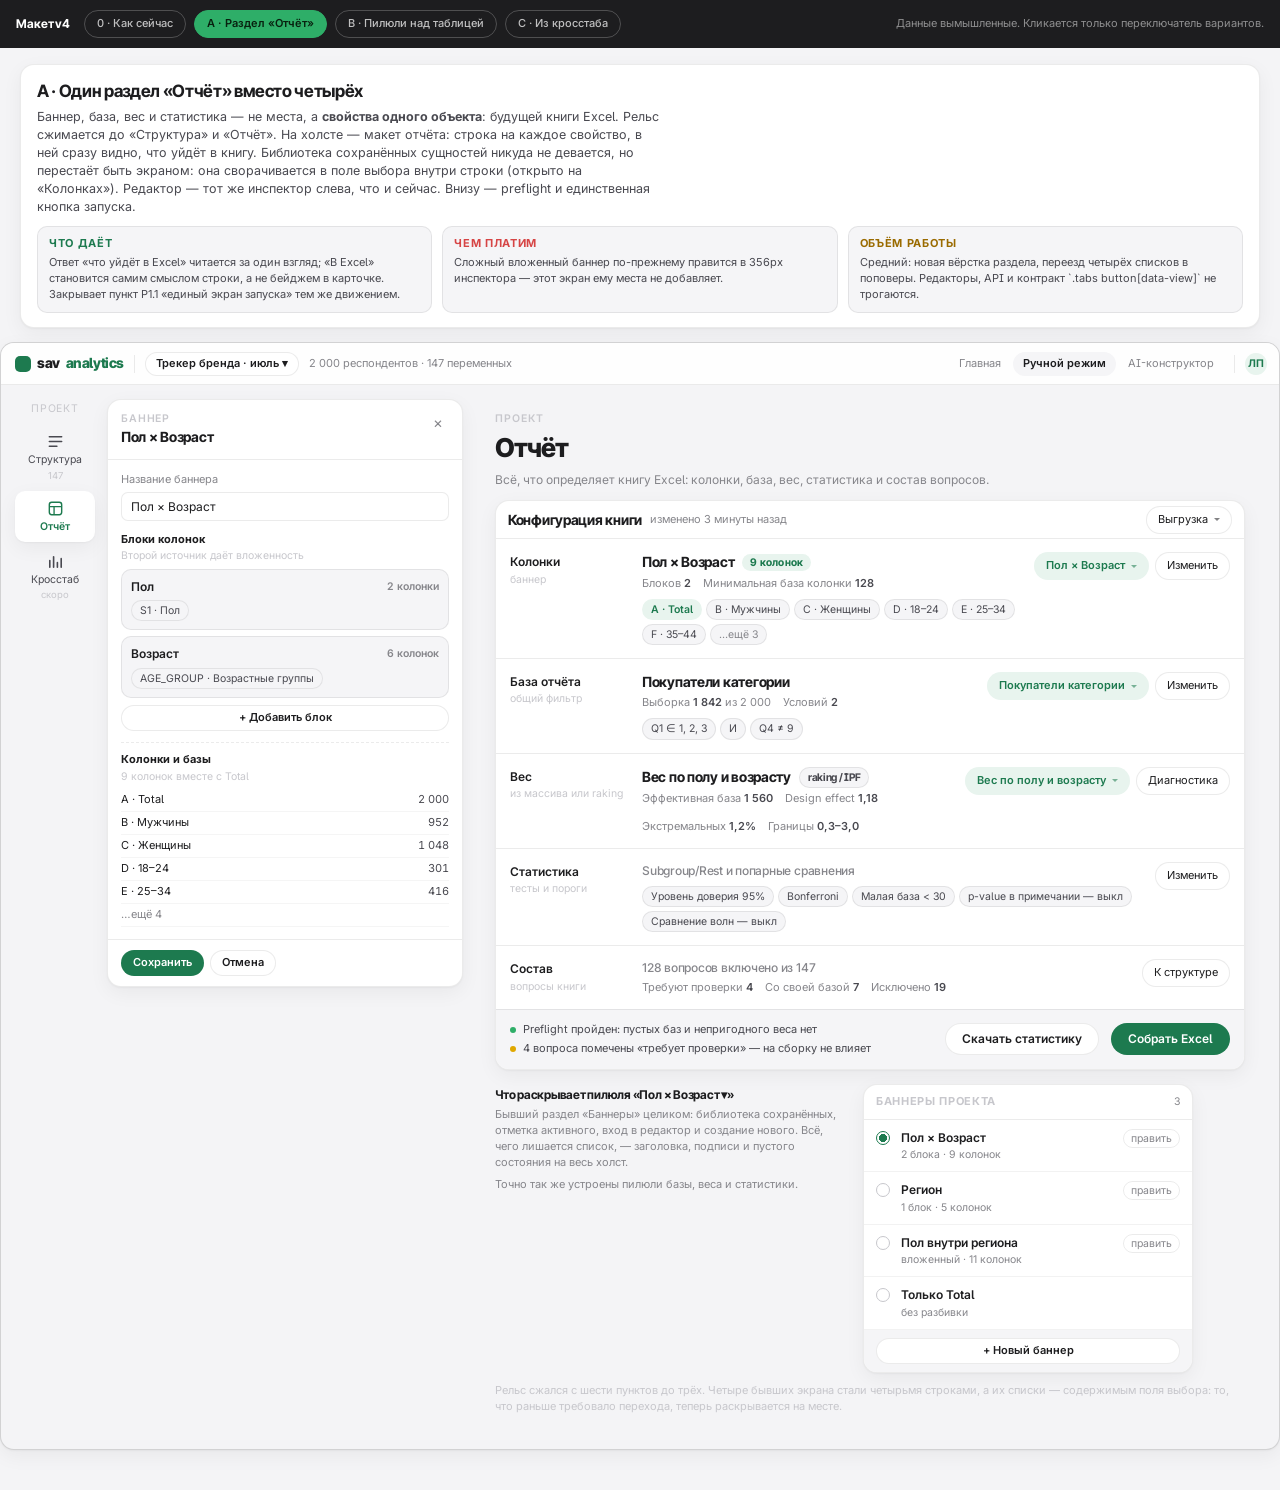
<file: src/sav_analytics/static/prototypes/v4-report.html>
<!doctype html>
<html lang="ru">
<head>
<meta charset="utf-8" />
<meta name="viewport" content="width=device-width, initial-scale=1" />
<title>sav-analytics — макет v4: баннеры, фильтры и веса без отдельных экранов</title>
<link rel="preconnect" href="https://fonts.googleapis.com" />
<link rel="preconnect" href="https://fonts.gstatic.com" crossorigin />
<link href="https://fonts.googleapis.com/css2?family=Inter+Tight:wght@600;700;800&family=Inter:wght@400;500;600&display=swap" rel="stylesheet" />
<style>
/* ================================================================
   Макет v4 — куда девать баннеры, фильтры и веса.

   Задача: сейчас каждая из этих сущностей занимает целый раздел
   рельса со своей шапкой, подписью, тулбаром и пустым состоянием,
   хотя в проекте их обычно 0–3 штуки. Экран с одной карточкой
   и надписью «Баннеров пока нет» стоит столько же внимания,
   сколько таблица на 147 вопросов.

   Четыре раскладки на одних и тех же демонстрационных данных:
     0 — как сейчас, для контраста;
     A — один раздел «Отчёт», библиотека свёрнута в поле выбора;
     B — экрана нет вовсе, параметры пилюлями над таблицей;
     C — раскладка рождается в живом кросстабе и сохраняется из него.

   Токены и оболочка те же, что в styles.css. Данные вымышленные.
   ================================================================ */
:root{
  --c-bg:#f4f4f6; --c-surface:#fff; --c-surface-soft:#f5f5f7;
  --c-border:rgba(0,0,0,.08); --c-border-strong:rgba(0,0,0,.14);
  --c-ink:#1d1d1f; --c-ink-2:#494950; --c-ink-3:#86868b; --c-ink-4:#c7c7cc;
  --c-brand:#1d7a4f; --c-brand-hover:#166341; --c-brand-2:#2eae68; --c-brand-tint:#e8f4ee;
  --c-danger:#d64545; --c-danger-tint:#fbecec;
  --c-warn-ink:#9a6b00; --c-warn-tint:#fdf4dd;

  --r-1:7px; --r-2:10px; --r-3:14px; --r-pill:100px;
  --t-micro:10.5px; --t-xs:11px; --t-sm:12px; --t-base:12.5px;
  --t-md:14px; --t-lg:17px; --t-xl:20px; --t-2xl:26px;

  --font-display:"Inter Tight",-apple-system,"SF Pro Display",Inter,sans-serif;
  --font-body:Inter,-apple-system,"SF Pro Text","Segoe UI",sans-serif;
  --font-mono:"SF Mono",Menlo,Consolas,monospace;

  --bar:42px; --rail:80px; --insp:356px; --canvas-pad:20px; --canvas-max:1180px;
  --shell-gap:12px; --shell-pad:14px; --row-h:33px;

  --focus-ring:0 0 0 3px rgba(29,122,79,.12);
  --shadow-card:0 1px 2px rgba(0,0,0,.04),0 6px 20px rgba(0,0,0,.05);
  --shadow-pop:0 2px 8px rgba(0,0,0,.06),0 16px 48px rgba(0,0,0,.12);
  --ease:cubic-bezier(.25,.1,.25,1);
}
*{box-sizing:border-box;}
[hidden]{display:none!important;}
body{margin:0;background:var(--c-bg);color:var(--c-ink);font:var(--t-base)/1.45 var(--font-body);
     -webkit-font-smoothing:antialiased;font-feature-settings:"cv05","cv08";}
h1,h2,h3,h4{margin:0;font-family:var(--font-display);letter-spacing:-.02em;}
button,input,select{font:inherit;color:inherit;}
code{font:500 var(--t-xs)/1.4 var(--font-mono);color:var(--c-brand);background:var(--c-brand-tint);
     padding:1px 5px;border-radius:5px;}

/* ============ переключатель вариантов (вне продукта) ============ */
.switch{position:sticky;top:0;z-index:60;display:flex;align-items:center;gap:8px;flex-wrap:wrap;
        padding:10px 16px;background:#1d1d1f;color:#fff;}
.switch b{font-family:var(--font-display);font-size:var(--t-sm);letter-spacing:-.01em;margin-right:6px;}
.switch button{padding:5px 12px;border-radius:var(--r-pill);border:1px solid rgba(255,255,255,.22);
        background:transparent;color:rgba(255,255,255,.72);font-size:var(--t-xs);font-weight:500;cursor:pointer;}
.switch button:hover{color:#fff;border-color:rgba(255,255,255,.45);}
.switch button[aria-pressed="true"]{background:var(--c-brand-2);border-color:var(--c-brand-2);color:#08210f;font-weight:600;}
.switch .switch-note{margin-left:auto;font-size:var(--t-xs);color:rgba(255,255,255,.5);}

/* ============ пояснение к варианту ============ */
.explain{padding:16px var(--canvas-pad) 0;max-width:calc(var(--canvas-max) + var(--rail) + 40px);margin:0 auto;}
.explain-card{background:var(--c-surface);border:1px solid var(--c-border);border-radius:var(--r-3);
        padding:14px 16px;box-shadow:var(--shadow-card);}
.explain-card h2{font-size:var(--t-lg);margin-bottom:4px;}
.explain-card p{margin:0 0 8px;color:var(--c-ink-2);max-width:78ch;}
.explain-grid{display:grid;grid-template-columns:repeat(auto-fit,minmax(230px,1fr));gap:10px;margin-top:10px;}
.explain-grid div{border:1px solid var(--c-border);border-radius:var(--r-2);padding:9px 11px;background:var(--c-surface-soft);}
.explain-grid p{margin:0;font-size:var(--t-xs);color:var(--c-ink-2);}
.explain-grid strong{display:block;font-size:var(--t-xs);letter-spacing:.06em;text-transform:uppercase;margin-bottom:3px;}
.plus strong{color:var(--c-brand);} .minus strong{color:var(--c-danger);} .cost strong{color:var(--c-warn-ink);}

/* ============ хром продукта ============ */
.frame{max-width:calc(var(--canvas-max) + var(--rail) + 40px);margin:14px auto 40px;
       background:var(--c-bg);border:1px solid var(--c-border-strong);border-radius:var(--r-3);
       overflow:hidden;box-shadow:var(--shadow-card);}
.bar{height:var(--bar);display:flex;align-items:center;gap:10px;padding:0 12px 0 14px;
     background:rgba(255,255,255,.9);border-bottom:1px solid var(--c-border);}
.brand{display:flex;align-items:center;gap:6px;font-family:var(--font-display);font-weight:800;
       font-size:var(--t-md);letter-spacing:-.03em;}
.brand span{color:var(--c-brand);}
.brand i{width:16px;height:16px;border-radius:5px;background:var(--c-brand);display:inline-block;}
.bar-sep{width:1px;height:18px;background:var(--c-border);}
.chip-project{display:flex;align-items:center;gap:5px;border:1px solid var(--c-border);background:var(--c-surface);
       border-radius:var(--r-pill);padding:3px 10px;font-size:var(--t-xs);font-weight:600;cursor:pointer;}
.project-meta{font-size:var(--t-xs);color:var(--c-ink-3);}
.bar-grow{flex:1;}
.screens{display:flex;gap:2px;}
.screens button{padding:4px 10px;border:0;background:transparent;border-radius:var(--r-pill);
       font-size:var(--t-xs);color:var(--c-ink-3);cursor:pointer;}
.screens button[aria-current]{background:var(--c-surface-soft);color:var(--c-ink);font-weight:600;}
.avatar{width:22px;height:22px;border-radius:50%;background:var(--c-brand-tint);color:var(--c-brand);
       display:grid;place-items:center;font-size:var(--t-micro);font-weight:700;}

.shell{display:grid;grid-template-columns:var(--rail) auto 1fr;gap:var(--shell-gap);
       padding:var(--shell-pad);min-height:640px;align-items:start;}
.rail{display:flex;flex-direction:column;gap:2px;align-self:stretch;}
.rail-cap{margin:2px 0 6px;font-size:var(--t-micro);letter-spacing:.08em;text-transform:uppercase;color:var(--c-ink-4);text-align:center;}
.rail-item{display:grid;justify-items:center;gap:3px;padding:8px 4px;border:0;border-radius:var(--r-2);
       background:transparent;color:var(--c-ink-2);font-size:var(--t-micro);line-height:1.2;text-align:center;cursor:pointer;}
.rail-item svg{width:19px;height:19px;}
.rail-item:hover{background:var(--c-surface);}
.rail-item.active{background:var(--c-surface);color:var(--c-brand);box-shadow:var(--shadow-card);font-weight:600;}
.rail-item em{font-style:normal;font-size:9.5px;color:var(--c-ink-4);}
.rail-foot{margin-top:auto;}

.canvas{grid-column:3;min-width:0;padding:6px var(--canvas-pad) var(--canvas-pad);}
.canvas-inner{max-width:var(--canvas-max);margin:0 auto;}
.canvas-head{margin:6px 0 12px;}
.eyebrow{margin:0 0 3px;font-size:var(--t-micro);letter-spacing:.09em;text-transform:uppercase;color:var(--c-ink-4);font-weight:600;}
.canvas-head h1{font-size:var(--t-2xl);font-weight:800;letter-spacing:-.035em;}
.canvas-head .lead{margin:4px 0 0;color:var(--c-ink-3);font-size:var(--t-sm);max-width:70ch;}
.canvas-tools{display:flex;align-items:center;gap:6px;margin-bottom:10px;flex-wrap:wrap;}
.pill{display:inline-flex;align-items:center;gap:6px;height:28px;padding:0 11px;border:1px solid var(--c-border);
      background:var(--c-surface);border-radius:var(--r-pill);font-size:var(--t-xs);cursor:pointer;white-space:nowrap;}
.pill:hover{border-color:var(--c-border-strong);}
.pill.on{background:var(--c-brand-tint);border-color:transparent;color:var(--c-brand);font-weight:600;}
.pill b{font-weight:600;}
.pill .caret{width:0;height:0;border:3.5px solid transparent;border-top-color:currentColor;margin-top:3px;opacity:.55;}
.tools-grow{flex:1;}

.pane{background:var(--c-surface);border:1px solid var(--c-border);border-radius:var(--r-3);
      box-shadow:var(--shadow-card);overflow:hidden;}
.pane-bar{display:flex;align-items:center;gap:8px;height:38px;padding:0 12px;border-bottom:1px solid var(--c-border);}
.pane-bar h2{font-size:var(--t-md);font-weight:700;}
.pane-count{font-size:var(--t-xs);color:var(--c-ink-3);}
.btn{height:26px;padding:0 11px;border-radius:var(--r-pill);border:1px solid transparent;background:var(--c-brand);
     color:#fff;font-size:var(--t-xs);font-weight:600;cursor:pointer;}
.btn:hover{background:var(--c-brand-hover);}
.btn.ghost{background:var(--c-surface);color:var(--c-ink);border-color:var(--c-border);}
.btn.ghost:hover{border-color:var(--c-border-strong);}
.btn.lg{height:32px;padding:0 16px;font-size:var(--t-sm);}

.chip{display:inline-flex;align-items:center;gap:4px;padding:2px 8px;border-radius:var(--r-pill);
      background:var(--c-surface-soft);border:1px solid var(--c-border);font-size:var(--t-micro);color:var(--c-ink-2);}
.chip.total{background:var(--c-brand-tint);border-color:transparent;color:var(--c-brand);font-weight:600;}
.chip .lvl{color:var(--c-ink-4);margin:0 2px;}
.muted{color:var(--c-ink-3);}
.empty{padding:38px 16px;text-align:center;color:var(--c-ink-3);font-size:var(--t-sm);}

/* ============ таблица структуры (фон в вариантах B и 0) ============ */
.tbl{width:100%;border-collapse:collapse;font-size:var(--t-sm);}
.tbl th{position:sticky;top:0;background:var(--c-surface);text-align:left;font-size:var(--t-micro);
        letter-spacing:.05em;text-transform:uppercase;color:var(--c-ink-4);font-weight:600;
        padding:7px 12px;border-bottom:1px solid var(--c-border);}
.tbl td{height:var(--row-h);padding:0 12px;border-bottom:1px solid rgba(0,0,0,.05);vertical-align:middle;}
.tbl tr:hover td{background:#fbfbfc;}
.tbl .c-code{font:500 var(--t-xs)/1 var(--font-mono);color:var(--c-ink-3);width:72px;}
.tbl .c-name{max-width:1px;overflow:hidden;text-overflow:ellipsis;white-space:nowrap;}
.tag{display:inline-block;padding:1px 7px;border-radius:var(--r-pill);font-size:var(--t-micro);
     background:var(--c-surface-soft);color:var(--c-ink-2);border:1px solid var(--c-border);}
.tag.ok{background:var(--c-brand-tint);color:var(--c-brand);border-color:transparent;}
.tag.warn{background:var(--c-warn-tint);color:var(--c-warn-ink);border-color:transparent;}

/* ============ A: блоки отчёта ============ */
.blocks{display:flex;flex-direction:column;}
.block{display:grid;grid-template-columns:118px minmax(0,1fr) auto;gap:14px;align-items:start;
       padding:13px 14px;border-bottom:1px solid var(--c-border);position:relative;}
.block:last-child{border-bottom:0;}
.block:hover{background:#fcfcfd;}
.block-key{display:flex;flex-direction:column;gap:2px;padding-top:1px;}
.block-key strong{font-size:var(--t-sm);font-weight:600;}
.block-key small{font-size:var(--t-micro);color:var(--c-ink-4);line-height:1.3;}
.block-val{min-width:0;}
.block-val .headline{display:flex;align-items:center;gap:8px;flex-wrap:wrap;font-size:var(--t-md);
       font-family:var(--font-display);font-weight:700;letter-spacing:-.02em;}
.block-val .headline.off{color:var(--c-ink-3);font-weight:500;font-family:var(--font-body);font-size:var(--t-sm);}
.block-meta{display:flex;gap:12px;flex-wrap:wrap;margin-top:3px;font-size:var(--t-xs);color:var(--c-ink-3);}
.block-meta b{color:var(--c-ink-2);font-weight:600;}
.block-chips{display:flex;gap:4px;flex-wrap:wrap;margin-top:7px;}
.block-act{display:flex;gap:6px;align-items:center;}
.badge-on{display:inline-flex;align-items:center;gap:4px;padding:1px 8px;border-radius:var(--r-pill);
       background:var(--c-brand-tint);color:var(--c-brand);font-size:var(--t-micro);font-weight:700;letter-spacing:.02em;}

/* поповер выбора: библиотека сущностей, свёрнутая в поле */
.pop-wrap{position:relative;}
.pop{position:absolute;z-index:30;top:calc(100% + 6px);right:0;width:330px;background:var(--c-surface);
     border:1px solid var(--c-border);border-radius:var(--r-3);box-shadow:var(--shadow-pop);overflow:hidden;}
.pop-head{padding:9px 12px;border-bottom:1px solid var(--c-border);display:flex;align-items:center;justify-content:space-between;}
.pop-head strong{font-size:var(--t-xs);letter-spacing:.06em;text-transform:uppercase;color:var(--c-ink-4);}
.pop-item{display:grid;grid-template-columns:16px 1fr auto;gap:9px;align-items:start;width:100%;text-align:left;
     padding:9px 12px;border:0;background:transparent;border-bottom:1px solid rgba(0,0,0,.05);cursor:pointer;}
.pop-item:hover{background:var(--c-surface-soft);}
.pop-item .dot{width:14px;height:14px;border-radius:50%;border:1.5px solid var(--c-ink-4);margin-top:2px;}
.pop-item[aria-checked="true"] .dot{border-color:var(--c-brand);background:radial-gradient(circle,var(--c-brand) 0 4px,transparent 4px);}
.pop-item strong{display:block;font-size:var(--t-sm);font-weight:600;}
.pop-item small{display:block;font-size:var(--t-micro);color:var(--c-ink-3);margin-top:1px;}
.pop-item .edit{font-size:var(--t-micro);color:var(--c-ink-3);border:1px solid var(--c-border);border-radius:var(--r-pill);padding:1px 7px;}
.pop-foot{padding:8px 12px;display:flex;gap:6px;background:var(--c-surface-soft);}
/* тот же поповер, вынесенный из наложения: в макете он показан рядом,
   чтобы не закрывать строки, которые как раз и надо рассмотреть */
.pop.static{position:static;width:330px;box-shadow:var(--shadow-card);flex:none;}
.demo-row{display:flex;gap:16px;align-items:flex-start;margin-top:14px;}
.demo-row .demo-text{max-width:44ch;padding-top:2px;}
.demo-row .demo-text h4{font-size:var(--t-sm);margin-bottom:4px;}
.demo-row .demo-text p{margin:0 0 6px;font-size:var(--t-xs);color:var(--c-ink-3);}

/* preflight и запуск */
.launch{display:flex;align-items:center;gap:12px;padding:12px 14px;background:var(--c-surface-soft);
        border-top:1px solid var(--c-border);}
.launch .grow{flex:1;min-width:0;}
.pf{display:flex;align-items:center;gap:7px;font-size:var(--t-xs);color:var(--c-ink-2);}
.pf+.pf{margin-top:3px;}
.pf i{width:6px;height:6px;border-radius:50%;display:inline-block;}
.pf.ok i{background:var(--c-brand-2);} .pf.warn i{background:#e0a800;}

/* ============ инспектор ============ */
.insp-dock{grid-column:2;align-self:stretch;}
.insp{width:var(--insp);background:var(--c-surface);border:1px solid var(--c-border);border-radius:var(--r-3);
      box-shadow:var(--shadow-card);display:flex;flex-direction:column;max-height:600px;overflow:hidden;}
.insp-head{display:flex;align-items:flex-start;justify-content:space-between;gap:8px;padding:11px 13px;border-bottom:1px solid var(--c-border);}
.kicker{margin:0 0 1px;font-size:var(--t-micro);letter-spacing:.08em;text-transform:uppercase;color:var(--c-ink-4);font-weight:600;}
.insp-head h3{font-size:var(--t-md);}
.icon-button{width:22px;height:22px;border-radius:var(--r-1);border:0;background:transparent;color:var(--c-ink-3);cursor:pointer;font-size:15px;line-height:1;}
.insp-body{padding:12px 13px;overflow:auto;display:flex;flex-direction:column;gap:11px;}
.insp-foot{margin-top:auto;padding:10px 13px;border-top:1px solid var(--c-border);display:flex;gap:6px;align-items:center;}
.f{display:flex;flex-direction:column;gap:4px;font-size:var(--t-xs);color:var(--c-ink-3);}
.f input,.f select{height:29px;padding:0 9px;border:1px solid var(--c-border);border-radius:var(--r-1);
     background:var(--c-surface);font-size:var(--t-sm);color:var(--c-ink);}
.grp-cap{display:flex;flex-direction:column;gap:1px;margin-bottom:5px;}
.grp-cap strong{font-size:var(--t-xs);}
.grp-cap small{font-size:var(--t-micro);color:var(--c-ink-4);}
.blk{border:1px solid var(--c-border);border-radius:var(--r-2);padding:8px 9px;background:var(--c-surface-soft);}
.blk+.blk{margin-top:6px;}
.blk-head{display:flex;justify-content:space-between;align-items:center;font-size:var(--t-sm);font-weight:600;}
.blk-src{margin-top:5px;display:flex;gap:4px;flex-wrap:wrap;}
.prev{border-top:1px dashed var(--c-border);padding-top:9px;}
.prev table{width:100%;border-collapse:collapse;font-size:var(--t-xs);}
.prev td{padding:3px 0;border-bottom:1px solid rgba(0,0,0,.04);}
.prev td:last-child{text-align:right;color:var(--c-ink-2);font-variant-numeric:tabular-nums;}

/* ============ C: кросстаб ============ */
.shelves{display:grid;grid-template-columns:repeat(3,1fr);gap:8px;margin-bottom:10px;}
.shelf{background:var(--c-surface);border:1px solid var(--c-border);border-radius:var(--r-2);padding:7px 9px;min-height:56px;}
.shelf-label{font-size:var(--t-micro);letter-spacing:.07em;text-transform:uppercase;color:var(--c-ink-4);font-weight:600;}
.zone{display:flex;gap:4px;flex-wrap:wrap;margin-top:5px;min-height:22px;}
.zone .chip{background:var(--c-surface);border-color:var(--c-border-strong);cursor:grab;}
.zone.empty-zone{border:1px dashed var(--c-border-strong);border-radius:var(--r-1);align-items:center;
     justify-content:center;color:var(--c-ink-4);font-size:var(--t-micro);}
.xt{width:100%;border-collapse:collapse;font-size:var(--t-sm);font-variant-numeric:tabular-nums;}
.xt th{padding:6px 9px;border-bottom:1px solid var(--c-border);font-size:var(--t-micro);color:var(--c-ink-3);
     font-weight:600;text-align:right;white-space:nowrap;}
.xt th.grp{text-align:center;color:var(--c-ink-4);letter-spacing:.06em;text-transform:uppercase;border-bottom:0;padding-bottom:2px;}
.xt th:first-child,.xt td:first-child{text-align:left;}
.xt td{padding:5px 9px;border-bottom:1px solid rgba(0,0,0,.05);text-align:right;}
.xt tbody tr:hover td{background:#fbfbfc;}
.xt .base td{color:var(--c-ink-3);font-size:var(--t-xs);border-bottom:1px solid var(--c-border);}
.xt sup{color:var(--c-brand);font-weight:700;font-size:9.5px;margin-left:2px;}
.xt sup.dn{color:var(--c-danger);}
.xt .hi{background:var(--c-brand-tint);}

.footnote{margin:10px auto 0;max-width:var(--canvas-max);font-size:var(--t-xs);color:var(--c-ink-4);}
.caption{margin:0 0 8px;font-size:var(--t-xs);color:var(--c-ink-3);}
.callout{display:flex;gap:8px;align-items:flex-start;padding:9px 11px;border-radius:var(--r-2);
     background:var(--c-warn-tint);color:var(--c-warn-ink);font-size:var(--t-xs);margin-bottom:10px;}
</style>
</head>
<body data-variant="a">

<div class="switch">
  <b>Макет v4</b>
  <button type="button" data-go="now">0 · Как сейчас</button>
  <button type="button" data-go="a" aria-pressed="true">A · Раздел «Отчёт»</button>
  <button type="button" data-go="b">B · Пилюли над таблицей</button>
  <button type="button" data-go="c">C · Из кросстаба</button>
  <span class="switch-note">Данные вымышленные. Кликается только переключатель вариантов.</span>
</div>

<!-- ============================================================ -->
<!-- 0 — КАК СЕЙЧАС                                               -->
<!-- ============================================================ -->
<section class="mock" data-v="now" hidden>
  <div class="explain">
    <div class="explain-card">
      <h2>0 · Как сейчас</h2>
      <p>Шесть разделов рельса, у каждого своя шапка, подпись, ряд действий и пустое состояние.
        Раздел «Баннеры» в типичном проекте выглядит так: одна карточка на холсте шириной 1180px.
        Чтобы понять, что уйдёт в Excel, нужно обойти четыре раздела и открыть лист настроек —
        ответ «какие колонки, какая база, какой вес» нигде не собран в одном месте.</p>
      <div class="explain-grid">
        <div class="minus"><strong>Что раздражает</strong><p>Экран на 0–3 карточки; «В Excel» — переключатель активной сущности, спрятанный внутрь карточки списка.</p></div>
        <div class="minus"><strong>Чего не хватает</strong><p>Сводки конфигурации отчёта и одного места запуска: preflight сейчас всплывает уже после нажатия «Скачать Excel».</p></div>
        <div class="cost"><strong>Цена бездействия</strong><p>Каждая новая сущность (NET-ы, шаблоны, волны) просится седьмым разделом рельса.</p></div>
      </div>
    </div>
  </div>

  <div class="frame">
    <header class="bar">
      <span class="brand"><i></i>sav<span>analytics</span></span>
      <span class="bar-sep"></span>
      <button class="chip-project" type="button">Трекер бренда · июль ▾</button>
      <span class="project-meta">2 000 респондентов · 147 переменных</span>
      <span class="bar-grow"></span>
      <nav class="screens"><button type="button">Главная</button><button type="button" aria-current="page">Ручной режим</button><button type="button">AI-конструктор</button></nav>
      <span class="bar-sep"></span><span class="avatar">ЛП</span>
    </header>

    <div class="shell">
      <nav class="rail">
        <p class="rail-cap">Конфигурация</p>
        <button class="rail-item" type="button"><svg viewBox="0 0 20 20" fill="none"><path d="M3.5 5h13M3.5 10h13M3.5 15h8" stroke="currentColor" stroke-width="1.6" stroke-linecap="round"/></svg><span>Структура</span><em>147</em></button>
        <button class="rail-item" type="button"><svg viewBox="0 0 20 20" fill="none"><path d="M4 7h8l-2.4-2.4M16 13H8l2.4 2.4" stroke="currentColor" stroke-width="1.6" stroke-linecap="round" stroke-linejoin="round"/></svg><span>Перекодировки</span><em>2</em></button>
        <button class="rail-item active" type="button"><svg viewBox="0 0 20 20" fill="none"><rect x="3.5" y="4.5" width="13" height="11" rx="2" stroke="currentColor" stroke-width="1.5"/><path d="M8 4.5v11M12.5 4.5v11" stroke="currentColor" stroke-width="1.4"/></svg><span>Баннеры</span><em>1</em></button>
        <button class="rail-item" type="button"><svg viewBox="0 0 20 20" fill="none"><path d="M3.5 5h13l-5 5.6V16l-3-1.6v-3.8L3.5 5Z" stroke="currentColor" stroke-width="1.5" stroke-linejoin="round"/></svg><span>Базы и фильтры</span><em>2</em></button>
        <button class="rail-item" type="button"><svg viewBox="0 0 20 20" fill="none"><path d="M10 4.5v11M5 8h10M6.6 8 4.5 13h4.2L6.6 8ZM13.4 8l-2.1 5h4.2l-2.1-5Z" stroke="currentColor" stroke-width="1.4" stroke-linejoin="round"/></svg><span>Веса</span><em>1</em></button>
        <div class="rail-foot">
          <button class="rail-item" type="button"><svg viewBox="0 0 20 20" fill="none"><circle cx="10" cy="10" r="2.6" stroke="currentColor" stroke-width="1.5"/><path d="M10 2.5v2m0 11v2M17.5 10h-2m-11 0h-2" stroke="currentColor" stroke-width="1.5" stroke-linecap="round"/></svg><span>Настройка отчёта</span></button>
        </div>
      </nav>
      <div class="insp-dock"></div>
      <main class="canvas"><div class="canvas-inner">
        <div class="canvas-head">
          <p class="eyebrow">Конфигурация проекта</p>
          <h1>Баннеры</h1>
          <p class="lead">Колонки отчёта и их базы. Total добавляется всегда.</p>
        </div>
        <div class="canvas-tools">
          <span class="tools-grow"></span>
          <button class="pill" type="button">Выгрузка<span class="caret"></span></button>
        </div>
        <div class="pane">
          <div class="pane-bar"><h2>Баннеры</h2><span class="tools-grow"></span><button class="btn ghost" type="button">+ Новый баннер</button></div>
          <div style="padding:12px;">
            <article style="border:1px solid var(--c-border);border-radius:var(--r-2);padding:11px 12px;">
              <span style="display:flex;justify-content:space-between;align-items:center;">
                <strong style="font-size:var(--t-sm);">Пол × Возраст</strong>
                <span class="badge-on">В Excel</span>
              </span>
              <span class="block-meta"><span>Блоков <b>2</b></span><span>Колонок <b>9</b></span></span>
              <span class="block-chips"><span class="chip total">A · Total</span><span class="chip">Пол</span><span class="chip">Возраст, 6 групп</span></span>
            </article>
            <div class="empty" style="padding:120px 16px;">Второго баннера нет. Экран остаётся пустым на 90% высоты.</div>
          </div>
        </div>
      </div></main>
    </div>
  </div>
</section>

<!-- ============================================================ -->
<!-- A — РАЗДЕЛ «ОТЧЁТ»                                           -->
<!-- ============================================================ -->
<section class="mock" data-v="a">
  <div class="explain">
    <div class="explain-card">
      <h2>A · Один раздел «Отчёт» вместо четырёх</h2>
      <p>Баннер, база, вес и статистика — не места, а <b>свойства одного объекта</b>: будущей книги Excel.
        Рельс сжимается до «Структура» и «Отчёт». На холсте — макет отчёта: строка на каждое свойство,
        в ней сразу видно, что уйдёт в книгу. Библиотека сохранённых сущностей никуда не девается,
        но перестаёт быть экраном: она сворачивается в поле выбора внутри строки (открыто на «Колонках»).
        Редактор — тот же инспектор слева, что и сейчас. Внизу — preflight и единственная кнопка запуска.</p>
      <div class="explain-grid">
        <div class="plus"><strong>Что даёт</strong><p>Ответ «что уйдёт в Excel» читается за один взгляд; «В Excel» становится самим смыслом строки, а не бейджем в карточке. Закрывает пункт P1.1 «единый экран запуска» тем же движением.</p></div>
        <div class="minus"><strong>Чем платим</strong><p>Сложный вложенный баннер по-прежнему правится в 356px инспектора — этот экран ему места не добавляет.</p></div>
        <div class="cost"><strong>Объём работы</strong><p>Средний: новая вёрстка раздела, переезд четырёх списков в поповеры. Редакторы, API и контракт `.tabs button[data-view]` не трогаются.</p></div>
      </div>
    </div>
  </div>

  <div class="frame">
    <header class="bar">
      <span class="brand"><i></i>sav<span>analytics</span></span>
      <span class="bar-sep"></span>
      <button class="chip-project" type="button">Трекер бренда · июль ▾</button>
      <span class="project-meta">2 000 респондентов · 147 переменных</span>
      <span class="bar-grow"></span>
      <nav class="screens"><button type="button">Главная</button><button type="button" aria-current="page">Ручной режим</button><button type="button">AI-конструктор</button></nav>
      <span class="bar-sep"></span><span class="avatar">ЛП</span>
    </header>

    <div class="shell">
      <nav class="rail">
        <p class="rail-cap">Проект</p>
        <button class="rail-item" type="button"><svg viewBox="0 0 20 20" fill="none"><path d="M3.5 5h13M3.5 10h13M3.5 15h8" stroke="currentColor" stroke-width="1.6" stroke-linecap="round"/></svg><span>Структура</span><em>147</em></button>
        <button class="rail-item active" type="button"><svg viewBox="0 0 20 20" fill="none"><rect x="3.5" y="3.5" width="13" height="13" rx="2.5" stroke="currentColor" stroke-width="1.5"/><path d="M3.5 8h13M8.5 8v8.5" stroke="currentColor" stroke-width="1.4"/></svg><span>Отчёт</span></button>
        <button class="rail-item" type="button"><svg viewBox="0 0 20 20" fill="none"><path d="M4 16V9m4 7V5m4 11v-5m4 5V7" stroke="currentColor" stroke-width="1.7" stroke-linecap="round"/></svg><span>Кросстаб</span><em>скоро</em></button>
      </nav>

      <!-- инспектор: тот же, что сейчас, открыт по «Изменить» на колонках -->
      <div class="insp-dock">
        <aside class="insp">
          <div class="insp-head">
            <div><p class="kicker">Баннер</p><h3>Пол × Возраст</h3></div>
            <button class="icon-button" type="button">×</button>
          </div>
          <div class="insp-body">
            <label class="f">Название баннера<input value="Пол × Возраст" /></label>
            <div>
              <div class="grp-cap"><strong>Блоки колонок</strong><small>Второй источник даёт вложенность</small></div>
              <div class="blk">
                <div class="blk-head">Пол <span class="muted" style="font-size:var(--t-micro);">2 колонки</span></div>
                <div class="blk-src"><span class="chip">S1 · Пол</span></div>
              </div>
              <div class="blk">
                <div class="blk-head">Возраст <span class="muted" style="font-size:var(--t-micro);">6 колонок</span></div>
                <div class="blk-src"><span class="chip">AGE_GROUP · Возрастные группы</span></div>
              </div>
              <button class="btn ghost" type="button" style="margin-top:7px;width:100%;">+ Добавить блок</button>
            </div>
            <div class="prev">
              <div class="grp-cap"><strong>Колонки и базы</strong><small>9 колонок вместе с Total</small></div>
              <table>
                <tr><td>A · Total</td><td>2 000</td></tr>
                <tr><td>B · Мужчины</td><td>952</td></tr>
                <tr><td>C · Женщины</td><td>1 048</td></tr>
                <tr><td>D · 18–24</td><td>301</td></tr>
                <tr><td>E · 25–34</td><td>416</td></tr>
                <tr><td class="muted">…ещё 4</td><td></td></tr>
              </table>
            </div>
          </div>
          <div class="insp-foot"><button class="btn" type="button">Сохранить</button><button class="btn ghost" type="button">Отмена</button></div>
        </aside>
      </div>

      <main class="canvas"><div class="canvas-inner">
        <div class="canvas-head">
          <p class="eyebrow">Проект</p>
          <h1>Отчёт</h1>
          <p class="lead">Всё, что определяет книгу Excel: колонки, база, вес, статистика и состав вопросов.</p>
        </div>

        <div class="pane">
          <div class="pane-bar">
            <h2>Конфигурация книги</h2>
            <span class="pane-count">изменено 3 минуты назад</span>
            <span class="tools-grow"></span>
            <button class="pill" type="button">Выгрузка<span class="caret"></span></button>
          </div>

          <div class="blocks">
            <!-- колонки -->
            <div class="block">
              <div class="block-key"><strong>Колонки</strong><small>баннер</small></div>
              <div class="block-val">
                <div class="headline">Пол × Возраст <span class="badge-on">9 колонок</span></div>
                <div class="block-meta"><span>Блоков <b>2</b></span><span>Минимальная база колонки <b>128</b></span></div>
                <div class="block-chips">
                  <span class="chip total">A · Total</span><span class="chip">B · Мужчины</span><span class="chip">C · Женщины</span>
                  <span class="chip">D · 18–24</span><span class="chip">E · 25–34</span><span class="chip">F · 35–44</span><span class="chip muted">…ещё 3</span>
                </div>
              </div>
              <div class="block-act pop-wrap">
                <button class="pill on" type="button">Пол × Возраст<span class="caret"></span></button>
                <button class="pill" type="button">Изменить</button>
              </div>
            </div>

            <!-- база -->
            <div class="block">
              <div class="block-key"><strong>База отчёта</strong><small>общий фильтр</small></div>
              <div class="block-val">
                <div class="headline">Покупатели категории</div>
                <div class="block-meta"><span>Выборка <b>1 842</b> из 2 000</span><span>Условий <b>2</b></span></div>
                <div class="block-chips">
                  <span class="chip">Q1 ∈ 1, 2, 3</span><span class="chip">И</span><span class="chip">Q4 ≠ 9</span>
                </div>
              </div>
              <div class="block-act">
                <button class="pill on" type="button">Покупатели категории<span class="caret"></span></button>
                <button class="pill" type="button">Изменить</button>
              </div>
            </div>

            <!-- вес -->
            <div class="block">
              <div class="block-key"><strong>Вес</strong><small>из массива или raking</small></div>
              <div class="block-val">
                <div class="headline">Вес по полу и возрасту <span class="chip">raking / IPF</span></div>
                <div class="block-meta"><span>Эффективная база <b>1 560</b></span><span>Design effect <b>1,18</b></span><span>Экстремальных <b>1,2%</b></span><span>Границы <b>0,3–3,0</b></span></div>
              </div>
              <div class="block-act">
                <button class="pill on" type="button">Вес по полу и возрасту<span class="caret"></span></button>
                <button class="pill" type="button">Диагностика</button>
              </div>
            </div>

            <!-- статистика -->
            <div class="block">
              <div class="block-key"><strong>Статистика</strong><small>тесты и пороги</small></div>
              <div class="block-val">
                <div class="headline off">Subgroup/Rest и попарные сравнения</div>
                <div class="block-chips">
                  <span class="chip">Уровень доверия 95%</span><span class="chip">Bonferroni</span>
                  <span class="chip">Малая база &lt; 30</span><span class="chip">p-value в примечании — выкл</span><span class="chip">Сравнение волн — выкл</span>
                </div>
              </div>
              <div class="block-act"><button class="pill" type="button">Изменить</button></div>
            </div>

            <!-- состав -->
            <div class="block">
              <div class="block-key"><strong>Состав</strong><small>вопросы книги</small></div>
              <div class="block-val">
                <div class="headline off">128 вопросов включено из 147</div>
                <div class="block-meta"><span>Требуют проверки <b>4</b></span><span>Со своей базой <b>7</b></span><span>Исключено <b>19</b></span></div>
              </div>
              <div class="block-act"><button class="pill" type="button">К структуре</button></div>
            </div>
          </div>

          <div class="launch">
            <div class="grow">
              <div class="pf ok"><i></i>Preflight пройден: пустых баз и непригодного веса нет</div>
              <div class="pf warn"><i></i>4 вопроса помечены «требует проверки» — на сборку не влияет</div>
            </div>
            <button class="btn ghost lg" type="button">Скачать статистику</button>
            <button class="btn lg" type="button">Собрать Excel</button>
          </div>
        </div>

        <!-- Бывший экран «Баннеры» целиком. В работе он раскрывается поповером
             от пилюли в строке «Колонки»; здесь показан рядом, чтобы не
             закрывать строки, которые как раз и надо рассмотреть. -->
        <div class="demo-row">
          <div class="demo-text">
            <h4>Что раскрывает пилюля «Пол × Возраст ▾»</h4>
            <p>Бывший раздел «Баннеры» целиком: библиотека сохранённых, отметка активного,
              вход в редактор и создание нового. Всё, чего лишается список, — заголовка, подписи
              и пустого состояния на весь холст.</p>
            <p>Точно так же устроены пилюли базы, веса и статистики.</p>
          </div>
          <div class="pop static">
            <div class="pop-head"><strong>Баннеры проекта</strong><span class="muted" style="font-size:var(--t-micro);">3</span></div>
            <button class="pop-item" type="button" aria-checked="true"><span class="dot"></span>
              <span><strong>Пол × Возраст</strong><small>2 блока · 9 колонок</small></span><span class="edit">править</span></button>
            <button class="pop-item" type="button" aria-checked="false"><span class="dot"></span>
              <span><strong>Регион</strong><small>1 блок · 5 колонок</small></span><span class="edit">править</span></button>
            <button class="pop-item" type="button" aria-checked="false"><span class="dot"></span>
              <span><strong>Пол внутри региона</strong><small>вложенный · 11 колонок</small></span><span class="edit">править</span></button>
            <button class="pop-item" type="button" aria-checked="false"><span class="dot"></span>
              <span><strong>Только Total</strong><small>без разбивки</small></span><span></span></button>
            <div class="pop-foot"><button class="btn ghost" type="button" style="width:100%;">+ Новый баннер</button></div>
          </div>
        </div>

        <p class="footnote">Рельс сжался с шести пунктов до трёх. Четыре бывших экрана стали четырьмя строками,
          а их списки — содержимым поля выбора: то, что раньше требовало перехода, теперь раскрывается на месте.</p>
      </div></main>
    </div>
  </div>
</section>

<!-- ============================================================ -->
<!-- B — ПИЛЮЛИ НАД ТАБЛИЦЕЙ                                      -->
<!-- ============================================================ -->
<section class="mock" data-v="b" hidden>
  <div class="explain">
    <div class="explain-card">
      <h2>B · Экрана нет вовсе: параметры пилюлями над таблицей</h2>
      <p>Самый дешёвый и самый радикальный ход. Рабочий экран остаётся один — структура массива.
        Баннер, база, вес и статистика живут в ряду <code>.canvas-tools</code>, который уже есть:
        каждая пилюля показывает текущее значение и раскрывается поповером. Разделов рельса
        не остаётся совсем, рельс исчезает — и холст получает 80px ширины обратно.</p>
      <div class="explain-grid">
        <div class="plus"><strong>Что даёт</strong><p>Конфигурация всегда перед глазами и всегда рядом с данными: видно, на какой базе смотришь распределения. Переиспользует существующие `.sheet` и `.insp` — новых раскладок почти не нужно.</p></div>
        <div class="minus"><strong>Чем платим</strong><p>Нет обзорного места: чтобы сравнить два сохранённых баннера, надо открыть поповер. Пилюль пять, и они конкурируют за тот же ряд, где живёт сводка-фильтр структуры. Экрана запуска по-прежнему нет.</p></div>
        <div class="cost"><strong>Объём работы</strong><p>Малый. Поповеры вместо разделов, рельс убирается, редакторы остаются как есть.</p></div>
      </div>
    </div>
  </div>

  <div class="frame">
    <header class="bar">
      <span class="brand"><i></i>sav<span>analytics</span></span>
      <span class="bar-sep"></span>
      <button class="chip-project" type="button">Трекер бренда · июль ▾</button>
      <span class="project-meta">2 000 респондентов · 147 переменных</span>
      <span class="bar-grow"></span>
      <nav class="screens"><button type="button">Главная</button><button type="button" aria-current="page">Ручной режим</button><button type="button">AI-конструктор</button></nav>
      <span class="bar-sep"></span><span class="avatar">ЛП</span>
    </header>

    <div class="shell" style="grid-template-columns:auto 1fr;">
      <div class="insp-dock" style="grid-column:1;"></div>
      <main class="canvas" style="grid-column:2;"><div class="canvas-inner">
        <div class="canvas-head">
          <p class="eyebrow">Трекер бренда · июль</p>
          <h1>Структура массива</h1>
          <p class="lead">Типы и названия определены автоматически. Проверьте отмеченное.</p>
        </div>

        <!-- ряд конфигурации: бывшие четыре раздела -->
        <div class="canvas-tools">
          <div class="pop-wrap">
            <button class="pill on" type="button">Колонки: Пол × Возраст<span class="caret"></span></button>
          </div>
          <div class="pop-wrap">
            <button class="pill on" type="button">База: Покупатели категории<span class="caret"></span></button>
            <div class="pop" style="left:0;right:auto;">
              <div class="pop-head"><strong>База отчёта</strong><span class="muted" style="font-size:var(--t-micro);">1 842 из 2 000</span></div>
              <button class="pop-item" type="button" aria-checked="false"><span class="dot"></span>
                <span><strong>Все респонденты</strong><small>без фильтра · 2 000</small></span><span></span></button>
              <button class="pop-item" type="button" aria-checked="true"><span class="dot"></span>
                <span><strong>Покупатели категории</strong><small>Q1 ∈ 1, 2, 3 И Q4 ≠ 9 · 1 842</small></span><span class="edit">править</span></button>
              <button class="pop-item" type="button" aria-checked="false"><span class="dot"></span>
                <span><strong>Женщины 18–34</strong><small>S1 = 2 И AGE между 18–34 · 604</small></span><span class="edit">править</span></button>
              <div class="pop-foot"><button class="btn ghost" type="button" style="width:100%;">+ Новое правило</button></div>
            </div>
          </div>
          <button class="pill on" type="button">Вес: по полу и возрасту<span class="caret"></span></button>
          <button class="pill" type="button">Статистика: 95%, Bonferroni<span class="caret"></span></button>
          <span class="tools-grow"></span>
          <button class="pill" type="button">Пропуски по анкете</button>
          <button class="btn" type="button" style="height:28px;">Собрать Excel</button>
        </div>

        <div class="pane">
          <div class="pane-bar">
            <h2>Вопросы</h2><span class="pane-count">128 из 147 в отчёте</span>
            <span class="tools-grow"></span>
            <span class="chip">Все</span><span class="chip">Проверить · 4</span><span class="chip">Исключены · 19</span>
          </div>
          <div style="max-height:420px;overflow:auto;">
            <table class="tbl">
              <thead><tr><th>Код</th><th>Название</th><th>Тип</th><th>Категорий</th><th>База</th><th>Статус</th></tr></thead>
              <tbody>
                <tr><td class="c-code">S1</td><td class="c-name">Пол респондента</td><td>Single choice</td><td>2</td><td class="muted">Общая</td><td><span class="tag ok">Готов</span></td></tr>
                <tr><td class="c-code">S2</td><td class="c-name">Возраст, полных лет</td><td>Числовая</td><td>—</td><td class="muted">Общая</td><td><span class="tag ok">Готов</span></td></tr>
                <tr><td class="c-code">Q1</td><td class="c-name">Какие марки категории вы покупали за последние 3 месяца?</td><td>Multiple</td><td>14</td><td class="muted">Общая</td><td><span class="tag ok">Готов</span></td></tr>
                <tr><td class="c-code">Q2</td><td class="c-name">Насколько вы готовы рекомендовать бренд знакомым?</td><td>NPS 0–10</td><td>11</td><td>Покупатели</td><td><span class="tag ok">Готов</span></td></tr>
                <tr><td class="c-code">Q5_1…8</td><td class="c-name">Оценка бренда по характеристикам</td><td>Matrix, шкала 1–5</td><td>5</td><td>Покупатели</td><td><span class="tag warn">Проверить</span></td></tr>
                <tr><td class="c-code">Q6</td><td class="c-name">Что понравилось в последней покупке?</td><td>Открытый</td><td>—</td><td class="muted">Общая</td><td><span class="tag">Исключён</span></td></tr>
                <tr><td class="c-code">Q7</td><td class="c-name">Как часто вы покупаете категорию?</td><td>Single choice</td><td>6</td><td class="muted">Общая</td><td><span class="tag ok">Готов</span></td></tr>
                <tr><td class="c-code">Q8</td><td class="c-name">Средний чек покупки, рублей</td><td>Числовая</td><td>—</td><td>Покупатели</td><td><span class="tag ok">Готов</span></td></tr>
                <tr><td class="c-code">D1</td><td class="c-name">Регион проживания</td><td>Single choice</td><td>8</td><td class="muted">Общая</td><td><span class="tag ok">Готов</span></td></tr>
                <tr><td class="c-code">D2</td><td class="c-name">Доход домохозяйства</td><td>Single choice</td><td>7</td><td class="muted">Общая</td><td><span class="tag warn">Проверить</span></td></tr>
                <tr><td class="c-code">W1</td><td class="c-name">Вес по полу и возрасту</td><td>Вес</td><td>—</td><td class="muted">—</td><td><span class="tag ok">Готов</span></td></tr>
              </tbody>
            </table>
          </div>
        </div>
        <p class="footnote">Рельса нет совсем. Четыре бывших раздела — четыре пилюли, читаются как одна строка:
          «колонки такие, база такая, вес такой, тесты такие».</p>
      </div></main>
    </div>
  </div>
</section>

<!-- ============================================================ -->
<!-- C — ИЗ КРОССТАБА                                             -->
<!-- ============================================================ -->
<section class="mock" data-v="c" hidden>
  <div class="explain">
    <div class="explain-card">
      <h2>C · Баннер и фильтр рождаются в живом кросстабе</h2>
      <p>Продолжение уже принятого решения о живом кросстабе поверх расчётного ядра.
        Баннер перестаёт быть сущностью, которую сочиняют в форме вслепую: бросил переменную в «Колонки» —
        таблица пересчиталась, увидел базы и значимость — сохранил раскладку как баннер отчёта.
        То же с фильтром: он собран в зоне «Фильтр» и сохраняется оттуда. Формы редакторов остаются,
        но становятся вторым путём, а не единственным.</p>
      <div class="explain-grid">
        <div class="plus"><strong>Что даёт</strong><p>Настройка проверяется до сохранения на настоящих числах: пустая категория баннера видна сразу, а не предупреждением preflight. Экран полезен сам по себе, даже если ассистент не появится.</p></div>
        <div class="minus"><strong>Чем платим</strong><p>Нужен эндпоинт произвольного кросса и скорость ядра. Без варианта A всё равно остаётся вопрос, где живёт сводка конфигурации: C её не заменяет, а дополняет.</p></div>
        <div class="cost"><strong>Объём работы</strong><p>Большой: это отдельный пункт роадмапа уровня P1, а не перевёрстка.</p></div>
      </div>
    </div>
  </div>

  <div class="frame">
    <header class="bar">
      <span class="brand"><i></i>sav<span>analytics</span></span>
      <span class="bar-sep"></span>
      <button class="chip-project" type="button">Трекер бренда · июль ▾</button>
      <span class="project-meta">2 000 респондентов · 147 переменных</span>
      <span class="bar-grow"></span>
      <nav class="screens"><button type="button">Главная</button><button type="button" aria-current="page">Ручной режим</button><button type="button">AI-конструктор</button></nav>
      <span class="bar-sep"></span><span class="avatar">ЛП</span>
    </header>

    <div class="shell">
      <nav class="rail">
        <p class="rail-cap">Проект</p>
        <button class="rail-item" type="button"><svg viewBox="0 0 20 20" fill="none"><path d="M3.5 5h13M3.5 10h13M3.5 15h8" stroke="currentColor" stroke-width="1.6" stroke-linecap="round"/></svg><span>Структура</span><em>147</em></button>
        <button class="rail-item active" type="button"><svg viewBox="0 0 20 20" fill="none"><path d="M4 16V9m4 7V5m4 11v-5m4 5V7" stroke="currentColor" stroke-width="1.7" stroke-linecap="round"/></svg><span>Кросстаб</span></button>
        <button class="rail-item" type="button"><svg viewBox="0 0 20 20" fill="none"><rect x="3.5" y="3.5" width="13" height="13" rx="2.5" stroke="currentColor" stroke-width="1.5"/><path d="M3.5 8h13M8.5 8v8.5" stroke="currentColor" stroke-width="1.4"/></svg><span>Отчёт</span></button>
      </nav>

      <!-- палитра переменных вместо инспектора -->
      <div class="insp-dock">
        <aside class="insp" style="width:250px;">
          <div class="insp-head"><div><p class="kicker">Перетащите в зоны</p><h3>Переменные</h3></div><span class="pane-count">147</span></div>
          <div class="insp-body" style="gap:4px;">
            <span class="chip" style="justify-content:flex-start;">S1 · Пол</span>
            <span class="chip" style="justify-content:flex-start;">AGE_GROUP · Возрастные группы</span>
            <span class="chip" style="justify-content:flex-start;">D1 · Регион</span>
            <span class="chip" style="justify-content:flex-start;">D2 · Доход</span>
            <span class="chip" style="justify-content:flex-start;">Q1 · Марки, покупка 3 мес.</span>
            <span class="chip" style="justify-content:flex-start;">Q2 · NPS</span>
            <span class="chip" style="justify-content:flex-start;">Q7 · Частота покупки</span>
            <span class="chip muted" style="justify-content:flex-start;">…ещё 140</span>
          </div>
        </aside>
      </div>

      <main class="canvas"><div class="canvas-inner">
        <div class="canvas-head">
          <p class="eyebrow">Трекер бренда · июль</p>
          <h1>Кросстаб</h1>
          <p class="lead">Числа считает то же ядро, что собирает Excel. Понравившаяся раскладка сохраняется в отчёт.</p>
        </div>

        <div class="shelves">
          <div class="shelf"><span class="shelf-label">Строки</span>
            <div class="zone"><span class="chip">Q1 · Марки, покупка 3 мес.</span></div></div>
          <div class="shelf"><span class="shelf-label">Колонки</span>
            <div class="zone"><span class="chip">S1 · Пол</span><span class="chip">AGE_GROUP · Возраст</span></div></div>
          <div class="shelf"><span class="shelf-label">Фильтр</span>
            <div class="zone"><span class="chip">Q7 ∈ 1, 2, 3 — покупают чаще раза в месяц</span></div></div>
        </div>

        <div class="canvas-tools">
          <button class="pill" type="button">% по колонке<span class="caret"></span></button>
          <button class="pill" type="button">Значимость 95%, буквы<span class="caret"></span></button>
          <button class="pill" type="button">Вес: по полу и возрасту<span class="caret"></span></button>
          <span class="tools-grow"></span>
          <button class="pill on" type="button">Сохранить раскладку<span class="caret"></span></button>
        </div>

        <div class="pane">
          <div class="pane-bar"><h2>Q1 · Марки, покупка за 3 месяца</h2>
            <span class="pane-count">% по колонке, взвешенные</span><span class="tools-grow"></span>
            <span class="chip">пересчитано за 0,4 с</span></div>
          <div style="padding:4px 12px 12px;overflow:auto;">
            <table class="xt">
              <thead>
                <tr><th></th><th class="grp"></th><th class="grp" colspan="2">Пол</th><th class="grp" colspan="4">Возраст</th></tr>
                <tr><th></th><th>Total<br /><span class="muted">A</span></th><th>Мужчины<br /><span class="muted">B</span></th><th>Женщины<br /><span class="muted">C</span></th>
                    <th>18–24<br /><span class="muted">D</span></th><th>25–34<br /><span class="muted">E</span></th><th>35–44<br /><span class="muted">F</span></th><th>45+<br /><span class="muted">G</span></th></tr>
              </thead>
              <tbody>
                <tr class="base"><td>База, невзвеш.</td><td>1 213</td><td>571</td><td>642</td><td>188</td><td>264</td><td>301</td><td>460</td></tr>
                <tr><td>Марка А</td><td>44%</td><td class="hi">51%<sup>C</sup></td><td>38%</td><td>36%</td><td>41%</td><td>46%</td><td class="hi">49%<sup>DE</sup></td></tr>
                <tr><td>Марка Б</td><td>31%</td><td>27%</td><td class="hi">35%<sup>B</sup></td><td class="hi">42%<sup>FG</sup></td><td>34%</td><td>28%</td><td>26%</td></tr>
                <tr><td>Марка В</td><td>22%</td><td>23%</td><td>21%</td><td>19%</td><td>24%</td><td>23%</td><td>21%</td></tr>
                <tr><td>Марка Г</td><td>18%</td><td>16%</td><td>19%</td><td>17%</td><td>20%</td><td>18%</td><td>16%</td></tr>
                <tr><td>Марка Д</td><td>11%</td><td>12%</td><td>10%</td><td>14%</td><td>12%</td><td>10%</td><td>9%<sup class="dn">D</sup></td></tr>
                <tr><td class="muted">Другие марки</td><td class="muted">9%</td><td class="muted">8%</td><td class="muted">9%</td><td class="muted">11%</td><td class="muted">8%</td><td class="muted">9%</td><td class="muted">8%</td></tr>
                <tr><td>Ни одной из перечисленных</td><td>6%</td><td>7%</td><td>6%</td><td>8%</td><td>5%</td><td>6%</td><td>7%</td></tr>
              </tbody>
            </table>
          </div>
        </div>
        <div class="demo-row">
          <div class="demo-text">
            <h4>Что раскрывает «Сохранить раскладку ▾»</h4>
            <p>Здесь исчезают формы создания баннера и фильтра: и то и другое уже собрано
              на экране и проверено на числах. Сохранение — последний шаг, а не первый.</p>
            <p>Отчёт при этом остаётся главным продуктом: конструктор в него впадает,
              а не живёт рядом.</p>
          </div>
          <div class="pop static">
            <div class="pop-head"><strong>Что сохранить</strong></div>
            <button class="pop-item" type="button"><span class="dot" style="border-radius:4px;"></span>
              <span><strong>Колонки как баннер отчёта</strong><small>Пол × Возраст · 9 колонок</small></span><span></span></button>
            <button class="pop-item" type="button"><span class="dot" style="border-radius:4px;"></span>
              <span><strong>Фильтр как базу</strong><small>Q7 ∈ 1, 2, 3 · 1 213 респондентов</small></span><span></span></button>
            <button class="pop-item" type="button"><span class="dot" style="border-radius:4px;"></span>
              <span><strong>Строки в состав отчёта</strong><small>Q1 добавится в книгу</small></span><span></span></button>
            <div class="pop-foot"><button class="btn ghost" type="button" style="width:100%;">Выгрузить эту таблицу в XLSX</button></div>
          </div>
        </div>

        <p class="footnote">Буквы в ячейке — колонки, которые она статистически превосходит на уровне 95%, в конвенции SPSS Custom Tables.
          Раскладка на экране — это и есть будущий баннер: сохранять его вслепую в форме больше не нужно.</p>
      </div></main>
    </div>
  </div>
</section>

<script>
const buttons = document.querySelectorAll(".switch button");
const mocks = document.querySelectorAll(".mock");
buttons.forEach(button => button.addEventListener("click", () => {
  const target = button.dataset.go;
  buttons.forEach(other => other.setAttribute("aria-pressed", String(other === button)));
  mocks.forEach(mock => { mock.hidden = mock.dataset.v !== target; });
  window.scrollTo({ top: 0, behavior: "instant" });
}));
</script>
</body>
</html>
</file>
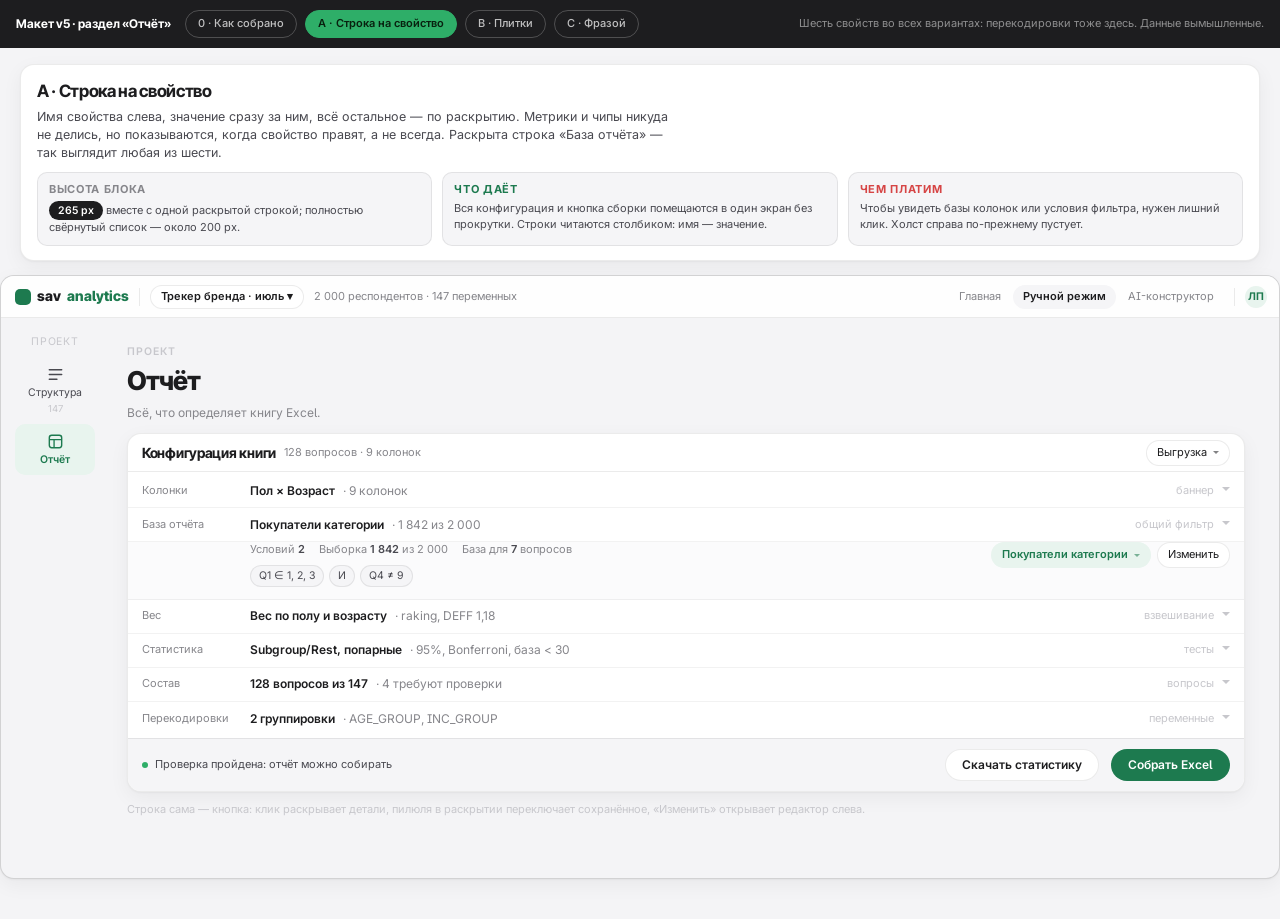
<file: src/sav_analytics/static/prototypes/v5-report-layouts.html>
<!doctype html>
<html lang="ru">
<head>
<meta charset="utf-8" />
<meta name="viewport" content="width=device-width, initial-scale=1" />
<title>sav-analytics — макет v5: три раскладки раздела «Отчёт»</title>
<link rel="preconnect" href="https://fonts.googleapis.com" />
<link rel="preconnect" href="https://fonts.gstatic.com" crossorigin />
<link href="https://fonts.googleapis.com/css2?family=Inter+Tight:wght@600;700;800&family=Inter:wght@400;500;600&display=swap" rel="stylesheet" />
<style>
/* ================================================================
   Макет v5 — насколько лаконичным может быть раздел «Отчёт».

   Собранный вариант A показывает шесть свойств книги строками:
   колонки, база, вес, статистика, состав и перекодировки. Строка
   несёт подпись, заголовок, метрики и чипы — читается хорошо, но
   занимает 500+ пикселей, и полоса запуска уезжает вниз.

   Три способа ужать одно и то же содержимое:
     0 — как собрано сейчас, для отсчёта;
     A — строка на свойство, детали по раскрытию;
     B — плитки в три колонки: холст широкий, а мы пишем в столбик;
     C — конфигурация одной фразой плюс предпросмотр шапки книги.

   Токены те же, что в styles.css. Данные вымышленные.
   ================================================================ */
:root{
  --c-bg:#f4f4f6; --c-surface:#fff; --c-surface-soft:#f5f5f7;
  --c-border:rgba(0,0,0,.08); --c-border-strong:rgba(0,0,0,.14);
  --c-ink:#1d1d1f; --c-ink-2:#494950; --c-ink-3:#86868b; --c-ink-4:#c7c7cc;
  --c-brand:#1d7a4f; --c-brand-hover:#166341; --c-brand-2:#2eae68; --c-brand-tint:#e8f4ee;
  --c-danger:#d64545; --c-warn-ink:#9a6b00; --c-warn-tint:#fdf4dd;

  --r-1:7px; --r-2:10px; --r-3:14px; --r-pill:100px;
  --t-micro:10.5px; --t-xs:11px; --t-sm:12px; --t-base:12.5px;
  --t-md:14px; --t-lg:17px; --t-xl:20px; --t-2xl:26px;

  --font-display:"Inter Tight",-apple-system,"SF Pro Display",Inter,sans-serif;
  --font-body:Inter,-apple-system,"SF Pro Text","Segoe UI",sans-serif;
  --font-mono:"SF Mono",Menlo,Consolas,monospace;

  --bar:42px; --rail:80px; --canvas-pad:20px; --canvas-max:1180px;
  --shell-gap:12px; --shell-pad:14px;

  --shadow-card:0 1px 2px rgba(0,0,0,.04),0 6px 20px rgba(0,0,0,.05);
  --shadow-pop:0 2px 8px rgba(0,0,0,.06),0 16px 48px rgba(0,0,0,.12);
  --ease:cubic-bezier(.25,.1,.25,1);
}
*{box-sizing:border-box;}
[hidden]{display:none!important;}
body{margin:0;background:var(--c-bg);color:var(--c-ink);font:var(--t-base)/1.45 var(--font-body);
     -webkit-font-smoothing:antialiased;font-feature-settings:"cv05","cv08";}
h1,h2,h3,h4{margin:0;font-family:var(--font-display);letter-spacing:-.02em;}
button,input{font:inherit;color:inherit;}
code{font:500 var(--t-micro)/1.4 var(--font-mono);color:var(--c-brand);background:var(--c-brand-tint);
     padding:1px 5px;border-radius:5px;}

/* ---------------- переключатель (вне продукта) ---------------- */
.switch{position:sticky;top:0;z-index:60;display:flex;align-items:center;gap:8px;flex-wrap:wrap;
        padding:10px 16px;background:#1d1d1f;color:#fff;}
.switch b{font-family:var(--font-display);font-size:var(--t-sm);margin-right:6px;}
.switch button{padding:5px 12px;border-radius:var(--r-pill);border:1px solid rgba(255,255,255,.22);
        background:transparent;color:rgba(255,255,255,.72);font-size:var(--t-xs);font-weight:500;cursor:pointer;}
.switch button:hover{color:#fff;border-color:rgba(255,255,255,.45);}
.switch button[aria-pressed="true"]{background:var(--c-brand-2);border-color:var(--c-brand-2);color:#08210f;font-weight:600;}
.switch .note{margin-left:auto;font-size:var(--t-xs);color:rgba(255,255,255,.5);}

.explain{padding:16px var(--canvas-pad) 0;max-width:calc(var(--canvas-max) + var(--rail) + 40px);margin:0 auto;}
.explain-card{background:var(--c-surface);border:1px solid var(--c-border);border-radius:var(--r-3);
        padding:14px 16px;box-shadow:var(--shadow-card);}
.explain-card h2{font-size:var(--t-lg);margin-bottom:4px;}
.explain-card p{margin:0 0 8px;color:var(--c-ink-2);max-width:80ch;}
.explain-grid{display:grid;grid-template-columns:repeat(auto-fit,minmax(220px,1fr));gap:10px;margin-top:10px;}
.explain-grid div{border:1px solid var(--c-border);border-radius:var(--r-2);padding:9px 11px;background:var(--c-surface-soft);}
.explain-grid p{margin:0;font-size:var(--t-xs);color:var(--c-ink-2);}
.explain-grid strong{display:block;font-size:var(--t-xs);letter-spacing:.06em;text-transform:uppercase;margin-bottom:3px;}
.plus strong{color:var(--c-brand);} .minus strong{color:var(--c-danger);} .size strong{color:var(--c-ink-3);}
.measure{display:inline-flex;align-items:center;gap:6px;padding:2px 9px;border-radius:var(--r-pill);
         background:var(--c-ink);color:#fff;font-size:var(--t-micro);font-weight:600;}

/* ---------------- хром продукта ---------------- */
.frame{max-width:calc(var(--canvas-max) + var(--rail) + 40px);margin:14px auto 40px;
       background:var(--c-bg);border:1px solid var(--c-border-strong);border-radius:var(--r-3);
       overflow:hidden;box-shadow:var(--shadow-card);}
.bar{height:var(--bar);display:flex;align-items:center;gap:10px;padding:0 12px 0 14px;
     background:rgba(255,255,255,.9);border-bottom:1px solid var(--c-border);}
.brand{display:flex;align-items:center;gap:6px;font-family:var(--font-display);font-weight:800;font-size:var(--t-md);}
.brand span{color:var(--c-brand);} .brand i{width:16px;height:16px;border-radius:5px;background:var(--c-brand);}
.bar-sep{width:1px;height:18px;background:var(--c-border);}
.chip-project{display:flex;align-items:center;gap:5px;border:1px solid var(--c-border);background:var(--c-surface);
       border-radius:var(--r-pill);padding:3px 10px;font-size:var(--t-xs);font-weight:600;cursor:pointer;}
.project-meta{font-size:var(--t-xs);color:var(--c-ink-3);}
.bar-grow{flex:1;}
.screens{display:flex;gap:2px;}
.screens button{padding:4px 10px;border:0;background:transparent;border-radius:var(--r-pill);font-size:var(--t-xs);color:var(--c-ink-3);cursor:pointer;}
.screens button[aria-current]{background:var(--c-surface-soft);color:var(--c-ink);font-weight:600;}
.avatar{width:22px;height:22px;border-radius:50%;background:var(--c-brand-tint);color:var(--c-brand);
        display:grid;place-items:center;font-size:var(--t-micro);font-weight:700;}

.shell{display:grid;grid-template-columns:var(--rail) 1fr;gap:var(--shell-gap);padding:var(--shell-pad);
       min-height:560px;align-items:start;}
.rail{display:flex;flex-direction:column;gap:2px;}
.rail-cap{margin:2px 0 6px;font-size:var(--t-micro);letter-spacing:.08em;text-transform:uppercase;color:var(--c-ink-4);text-align:center;}
.rail-item{display:grid;justify-items:center;gap:3px;padding:8px 4px;border:0;border-radius:var(--r-2);
       background:transparent;color:var(--c-ink-2);font-size:var(--t-micro);line-height:1.2;text-align:center;cursor:pointer;}
.rail-item svg{width:19px;height:19px;}
.rail-item.active{background:var(--c-brand-tint);color:var(--c-brand);font-weight:600;}
.rail-item em{font-style:normal;font-size:9.5px;color:var(--c-ink-4);}

.canvas{min-width:0;padding:6px var(--canvas-pad) var(--canvas-pad);}
.canvas-inner{max-width:var(--canvas-max);margin:0 auto;}
.canvas-head{margin:6px 0 12px;}
.eyebrow{margin:0 0 3px;font-size:var(--t-micro);letter-spacing:.09em;text-transform:uppercase;color:var(--c-ink-4);font-weight:600;}
.canvas-head h1{font-size:var(--t-2xl);font-weight:800;letter-spacing:-.035em;}
.canvas-head .lead{margin:4px 0 0;color:var(--c-ink-3);font-size:var(--t-sm);max-width:72ch;}

.pane{background:var(--c-surface);border:1px solid var(--c-border);border-radius:var(--r-3);
      box-shadow:var(--shadow-card);overflow:hidden;}
.pane-bar{display:flex;align-items:center;gap:8px;height:38px;padding:0 14px;border-bottom:1px solid var(--c-border);}
.pane-bar h2{font-size:var(--t-md);font-weight:700;}
.pane-count{font-size:var(--t-xs);color:var(--c-ink-3);}
.grow{flex:1;}

.pill{display:inline-flex;align-items:center;gap:6px;height:26px;padding:0 10px;border:1px solid var(--c-border);
      background:var(--c-surface);border-radius:var(--r-pill);font-size:var(--t-xs);cursor:pointer;white-space:nowrap;}
.pill:hover{border-color:var(--c-border-strong);}
.pill.on{background:var(--c-brand-tint);border-color:transparent;color:var(--c-brand);font-weight:600;}
.pill .caret{width:0;height:0;border:3.5px solid transparent;border-top-color:currentColor;margin-top:3px;opacity:.55;}
.btn{height:28px;padding:0 13px;border-radius:var(--r-pill);border:1px solid transparent;background:var(--c-brand);
     color:#fff;font-size:var(--t-xs);font-weight:600;cursor:pointer;}
.btn:hover{background:var(--c-brand-hover);}
.btn.ghost{background:var(--c-surface);color:var(--c-ink);border-color:var(--c-border);}
.btn.lg{height:32px;padding:0 16px;font-size:var(--t-sm);}
.chip{display:inline-flex;align-items:center;gap:4px;padding:2px 8px;border-radius:var(--r-pill);
      background:var(--c-surface-soft);border:1px solid var(--c-border);font-size:var(--t-micro);color:var(--c-ink-2);}
.chip.total{background:var(--c-ink);border-color:transparent;color:#fff;}
.chip .lvl{color:var(--c-ink-4);margin:0 2px;}
.muted{color:var(--c-ink-3);}

/* ---------------- полоса запуска (общая) ---------------- */
.launch{display:flex;align-items:center;gap:12px;padding:10px 14px;background:var(--c-surface-soft);
        border-top:1px solid var(--c-border);}
.launch .grow{min-width:0;}
.pf{display:flex;align-items:center;gap:7px;font-size:var(--t-xs);color:var(--c-ink-2);}
.pf+.pf{margin-top:3px;}
.pf i{width:6px;height:6px;border-radius:50%;display:inline-block;}
.pf.ok i{background:var(--c-brand-2);} .pf.warn i{background:#e0a800;}

/* ================================================================
   0 — как собрано сейчас: строка с подписью, метриками и чипами
   ================================================================ */
.rep-block{display:grid;grid-template-columns:118px minmax(0,1fr) auto;gap:14px;align-items:start;
           padding:13px 16px;border-bottom:1px solid var(--c-border);}
.rep-block:last-child{border-bottom:0;}
.rep-key{display:flex;flex-direction:column;gap:2px;}
.rep-key strong{font-size:var(--t-sm);font-weight:600;}
.rep-key small{font-size:var(--t-micro);color:var(--c-ink-4);}
.rep-headline{margin:0;display:flex;align-items:center;gap:8px;flex-wrap:wrap;
              font-family:var(--font-display);font-size:var(--t-md);font-weight:700;letter-spacing:-.02em;}
.rep-headline.off{font-family:var(--font-body);font-size:var(--t-sm);font-weight:500;color:var(--c-ink-3);}
.rep-meta{display:flex;flex-wrap:wrap;gap:4px 14px;margin-top:3px;font-size:var(--t-xs);color:var(--c-ink-3);}
.rep-meta b{color:var(--c-ink-2);font-weight:600;}
.rep-chips{display:flex;flex-wrap:wrap;gap:5px;margin-top:8px;}
.rep-act{display:flex;align-items:center;gap:6px;justify-content:flex-end;}

/* ================================================================
   A — строка на свойство. Ни подписи-колонки, ни метрик: имя слева,
   значение сразу за ним, детали — по раскрытию.
   ================================================================ */
.rows{padding:2px 0;}
.row{display:grid;grid-template-columns:96px minmax(0,1fr) auto;gap:12px;align-items:center;
     min-height:34px;padding:0 14px;border-bottom:1px solid rgba(0,0,0,.05);cursor:pointer;}
.row:last-of-type{border-bottom:0;}
.row:hover{background:#fbfbfc;}
.row-key{font-size:var(--t-xs);color:var(--c-ink-3);}
.row-val{min-width:0;display:flex;align-items:center;gap:8px;overflow:hidden;white-space:nowrap;text-overflow:ellipsis;
         font-size:var(--t-sm);font-weight:600;}
.row-val .dim{font-weight:400;color:var(--c-ink-3);}
.row-val.off{font-weight:400;color:var(--c-ink-3);}
.row-act{display:flex;align-items:center;gap:8px;color:var(--c-ink-4);font-size:var(--t-xs);}
.row-act .caret{width:0;height:0;border:4px solid transparent;border-top-color:currentColor;}
.row-open{grid-column:1/-1;}
.row-detail{display:grid;grid-template-columns:96px minmax(0,1fr) auto;gap:12px;padding:0 14px 12px;
            border-bottom:1px solid rgba(0,0,0,.05);background:#fbfbfc;}
.row-detail .body{grid-column:2;display:flex;flex-direction:column;gap:7px;}
.row-detail .metrics{display:flex;flex-wrap:wrap;gap:4px 14px;font-size:var(--t-xs);color:var(--c-ink-3);}
.row-detail .metrics b{color:var(--c-ink-2);font-weight:600;}
.row-detail .chips{display:flex;flex-wrap:wrap;gap:5px;}
.row-detail .acts{grid-column:3;display:flex;align-items:flex-start;gap:6px;}

/* ================================================================
   B — плитки. Холст 1180px, а список пишется в столбик на 400.
   ================================================================ */
.tiles{display:grid;grid-template-columns:repeat(3,1fr);gap:1px;background:var(--c-border);}
.tile{background:var(--c-surface);padding:12px 14px;display:flex;flex-direction:column;gap:5px;min-height:96px;cursor:pointer;}
.tile:hover{background:#fbfbfc;}
.tile-key{display:flex;align-items:center;justify-content:space-between;gap:8px;
          font-size:var(--t-micro);letter-spacing:.06em;text-transform:uppercase;color:var(--c-ink-4);font-weight:600;}
.tile-val{font-family:var(--font-display);font-size:var(--t-md);font-weight:700;letter-spacing:-.02em;
          overflow:hidden;text-overflow:ellipsis;white-space:nowrap;}
.tile-val.off{font-family:var(--font-body);font-size:var(--t-sm);font-weight:500;color:var(--c-ink-3);}
.tile-meta{font-size:var(--t-xs);color:var(--c-ink-3);margin-top:auto;}
.tile-meta b{color:var(--c-ink-2);font-weight:600;}
.tile-chips{display:flex;flex-wrap:wrap;gap:4px;}
.tile .edit{opacity:0;font-size:var(--t-micro);color:var(--c-brand);}
.tile:hover .edit{opacity:1;}

/* ================================================================
   C — конфигурация фразой плюс предпросмотр шапки книги
   ================================================================ */
.sentence{padding:16px 18px;font-size:var(--t-lg);line-height:1.75;font-family:var(--font-display);
          font-weight:600;letter-spacing:-.02em;}
.slot{display:inline-flex;align-items:center;gap:5px;padding:1px 8px;margin:0 1px;border-radius:var(--r-pill);
      background:var(--c-brand-tint);color:var(--c-brand);cursor:pointer;white-space:nowrap;}
.slot:hover{background:#d9ece2;}
.slot.off{background:var(--c-surface-soft);color:var(--c-ink-3);}
.slot .caret{width:0;height:0;border:3.5px solid transparent;border-top-color:currentColor;opacity:.6;}
.sentence .plain{font-weight:400;color:var(--c-ink-2);}
.sheet-preview{border-top:1px solid var(--c-border);padding:12px 18px 14px;}
.sheet-preview h3{font-size:var(--t-xs);letter-spacing:.06em;text-transform:uppercase;color:var(--c-ink-4);margin-bottom:8px;}
.xl{width:100%;border-collapse:collapse;font-size:var(--t-xs);font-variant-numeric:tabular-nums;}
.xl th,.xl td{border:1px solid var(--c-border);padding:4px 8px;text-align:right;white-space:nowrap;}
.xl th{background:var(--c-surface-soft);color:var(--c-ink-3);font-weight:600;}
.xl th.grp{text-align:center;color:var(--c-ink-4);letter-spacing:.05em;text-transform:uppercase;}
.xl th:first-child,.xl td:first-child{text-align:left;color:var(--c-ink-2);}
.xl .base td,.xl .base th{color:var(--c-ink-3);background:#fcfcfd;}
.xl-note{margin-top:7px;font-size:var(--t-micro);color:var(--c-ink-4);}
.more{display:flex;align-items:center;gap:6px;padding:8px 18px;border-top:1px solid var(--c-border);
      font-size:var(--t-xs);color:var(--c-ink-3);cursor:pointer;}
.more .caret{width:0;height:0;border:4px solid transparent;border-top-color:currentColor;}

.footnote{margin:10px auto 0;max-width:var(--canvas-max);font-size:var(--t-xs);color:var(--c-ink-4);}
</style>
</head>
<body>

<div class="switch">
  <b>Макет v5 · раздел «Отчёт»</b>
  <button type="button" data-go="now">0 · Как собрано</button>
  <button type="button" data-go="a" aria-pressed="true">A · Строка на свойство</button>
  <button type="button" data-go="b">B · Плитки</button>
  <button type="button" data-go="c">C · Фразой</button>
  <span class="note">Шесть свойств во всех вариантах: перекодировки тоже здесь. Данные вымышленные.</span>
</div>

<!-- ============================================================ -->
<section class="mock" data-v="now" hidden>
  <div class="explain">
    <div class="explain-card">
      <h2>0 · Как собрано сейчас</h2>
      <p>Шесть строк, у каждой колонка-подпись, заголовок, строка метрик и ряд чипов.
        Читается хорошо и объясняет само себя, но занимает всю высоту окна: полоса запуска
        оказывается ниже сгиба, а половина холста справа пустует.</p>
      <div class="explain-grid">
        <div class="size"><strong>Высота блока</strong><p><span class="measure" data-height="now">—</span> только конфигурация, без шапки раздела и полосы запуска. Это отсчёт, с которым сравниваются остальные три.</p></div>
        <div class="minus"><strong>Что мешает</strong><p>Метрики и чипы показаны всегда, хотя нужны при правке, а не при просмотре.</p></div>
      </div>
    </div>
  </div>
  <div class="frame">
    <header class="bar">
      <span class="brand"><i></i>sav<span>analytics</span></span><span class="bar-sep"></span>
      <button class="chip-project" type="button">Трекер бренда · июль ▾</button>
      <span class="project-meta">2 000 респондентов · 147 переменных</span>
      <span class="bar-grow"></span>
      <nav class="screens"><button type="button">Главная</button><button type="button" aria-current="page">Ручной режим</button><button type="button">AI-конструктор</button></nav>
      <span class="bar-sep"></span><span class="avatar">ЛП</span>
    </header>
    <div class="shell">
      <nav class="rail">
        <p class="rail-cap">Проект</p>
        <button class="rail-item" type="button"><svg viewBox="0 0 20 20" fill="none"><path d="M3.5 5h13M3.5 10h13M3.5 15h8" stroke="currentColor" stroke-width="1.6" stroke-linecap="round"/></svg><span>Структура</span><em>147</em></button>
        <button class="rail-item active" type="button"><svg viewBox="0 0 20 20" fill="none"><rect x="3.5" y="3.5" width="13" height="13" rx="2.5" stroke="currentColor" stroke-width="1.5"/><path d="M3.5 8h13M8.5 8v8.5" stroke="currentColor" stroke-width="1.4"/></svg><span>Отчёт</span></button>
      </nav>
      <main class="canvas"><div class="canvas-inner">
        <div class="canvas-head">
          <p class="eyebrow">Проект</p><h1>Отчёт</h1>
          <p class="lead">Всё, что определяет книгу Excel: колонки, база, вес, статистика, состав и перекодировки.</p>
        </div>
        <div class="pane">
          <div class="pane-bar"><h2>Конфигурация книги</h2><span class="pane-count">128 вопросов · 9 колонок</span><span class="grow"></span><button class="pill" type="button">Выгрузка<span class="caret"></span></button></div>
          <div data-measure="now">
            <div class="rep-block">
              <div class="rep-key"><strong>Колонки</strong><small>баннер</small></div>
              <div class="rep-val"><p class="rep-headline">Пол × Возраст</p>
                <div class="rep-meta"><span>Блоков <b>2</b></span><span>Колонок <b>9</b></span></div>
                <div class="rep-chips"><span class="chip total">A · Total</span><span class="chip">Пол</span><span class="chip">Возраст, 6 групп</span></div></div>
              <div class="rep-act"><button class="pill on" type="button">Пол × Возраст<span class="caret"></span></button><button class="pill" type="button">Изменить</button></div>
            </div>
            <div class="rep-block">
              <div class="rep-key"><strong>База отчёта</strong><small>общий фильтр</small></div>
              <div class="rep-val"><p class="rep-headline">Покупатели категории</p>
                <div class="rep-meta"><span>Условий <b>2</b></span><span>Выборка <b>1 842</b> из 2 000</span></div>
                <div class="rep-chips"><span class="chip">Q1 ∈ 1, 2, 3</span><span class="chip">И</span><span class="chip">Q4 ≠ 9</span></div></div>
              <div class="rep-act"><button class="pill on" type="button">Покупатели категории<span class="caret"></span></button><button class="pill" type="button">Изменить</button></div>
            </div>
            <div class="rep-block">
              <div class="rep-key"><strong>Вес</strong><small>готовый или raking</small></div>
              <div class="rep-val"><p class="rep-headline">Вес по полу и возрасту <span class="chip">raking / IPF</span></p>
                <div class="rep-meta"><span>Распределений <b>3</b></span><span>Границы <b>0,3–3,0</b></span></div></div>
              <div class="rep-act"><button class="pill on" type="button">Вес по полу и возрасту<span class="caret"></span></button><button class="pill" type="button">Изменить</button></div>
            </div>
            <div class="rep-block">
              <div class="rep-key"><strong>Статистика</strong><small>тесты и пороги</small></div>
              <div class="rep-val"><p class="rep-headline off">Действует на весь отчёт</p>
                <div class="rep-chips"><span class="chip">Subgroup/Rest</span><span class="chip">Попарные сравнения</span><span class="chip">Уровень доверия 95%</span><span class="chip">Bonferroni</span><span class="chip">Малая база &lt; 30</span><span class="chip">Волны не сравниваются</span></div></div>
              <div class="rep-act"><button class="pill" type="button">Изменить</button></div>
            </div>
            <div class="rep-block">
              <div class="rep-key"><strong>Состав</strong><small>вопросы книги</small></div>
              <div class="rep-val"><p class="rep-headline off">128 вопросов включено из 147</p>
                <div class="rep-meta"><span>Требуют проверки <b>4</b></span><span>Со своей базой <b>7</b></span><span>Исключено <b>19</b></span></div></div>
              <div class="rep-act"><button class="pill" type="button">К структуре</button></div>
            </div>
            <div class="rep-block">
              <div class="rep-key"><strong>Перекодировки</strong><small>производные переменные</small></div>
              <div class="rep-val"><p class="rep-headline">2 группировки</p>
                <div class="rep-meta"><span>Доступны как источник баннера и условие фильтра</span></div>
                <div class="rep-chips"><span class="chip">AGE_GROUP<span class="lvl">·</span>Возрастные группы</span><span class="chip">INC_GROUP<span class="lvl">·</span>Доход укрупнённо</span></div></div>
              <div class="rep-act"><button class="pill on" type="button">2 группировки<span class="caret"></span></button><button class="pill" type="button">Новая</button></div>
            </div>
          </div>
          <div class="launch">
            <div class="grow"><div class="pf ok"><i></i>Проверка пройдена: отчёт можно собирать</div></div>
            <button class="btn ghost lg" type="button">Скачать статистику</button>
            <button class="btn lg" type="button">Собрать Excel</button>
          </div>
        </div>
      </div></main>
    </div>
  </div>
</section>

<!-- ============================================================ -->
<section class="mock" data-v="a">
  <div class="explain">
    <div class="explain-card">
      <h2>A · Строка на свойство</h2>
      <p>Имя свойства слева, значение сразу за ним, всё остальное — по раскрытию.
        Метрики и чипы никуда не делись, но показываются, когда свойство правят, а не всегда.
        Раскрыта строка «База отчёта» — так выглядит любая из шести.</p>
      <div class="explain-grid">
        <div class="size"><strong>Высота блока</strong><p><span class="measure" data-height="a">—</span> вместе с одной раскрытой строкой; полностью свёрнутый список — около 200&nbsp;px.</p></div>
        <div class="plus"><strong>Что даёт</strong><p>Вся конфигурация и кнопка сборки помещаются в один экран без прокрутки. Строки читаются столбиком: имя — значение.</p></div>
        <div class="minus"><strong>Чем платим</strong><p>Чтобы увидеть базы колонок или условия фильтра, нужен лишний клик. Холст справа по-прежнему пустует.</p></div>
      </div>
    </div>
  </div>
  <div class="frame">
    <header class="bar">
      <span class="brand"><i></i>sav<span>analytics</span></span><span class="bar-sep"></span>
      <button class="chip-project" type="button">Трекер бренда · июль ▾</button>
      <span class="project-meta">2 000 респондентов · 147 переменных</span>
      <span class="bar-grow"></span>
      <nav class="screens"><button type="button">Главная</button><button type="button" aria-current="page">Ручной режим</button><button type="button">AI-конструктор</button></nav>
      <span class="bar-sep"></span><span class="avatar">ЛП</span>
    </header>
    <div class="shell">
      <nav class="rail">
        <p class="rail-cap">Проект</p>
        <button class="rail-item" type="button"><svg viewBox="0 0 20 20" fill="none"><path d="M3.5 5h13M3.5 10h13M3.5 15h8" stroke="currentColor" stroke-width="1.6" stroke-linecap="round"/></svg><span>Структура</span><em>147</em></button>
        <button class="rail-item active" type="button"><svg viewBox="0 0 20 20" fill="none"><rect x="3.5" y="3.5" width="13" height="13" rx="2.5" stroke="currentColor" stroke-width="1.5"/><path d="M3.5 8h13M8.5 8v8.5" stroke="currentColor" stroke-width="1.4"/></svg><span>Отчёт</span></button>
      </nav>
      <main class="canvas"><div class="canvas-inner">
        <div class="canvas-head">
          <p class="eyebrow">Проект</p><h1>Отчёт</h1>
          <p class="lead">Всё, что определяет книгу Excel.</p>
        </div>
        <div class="pane">
          <div class="pane-bar"><h2>Конфигурация книги</h2><span class="pane-count">128 вопросов · 9 колонок</span><span class="grow"></span><button class="pill" type="button">Выгрузка<span class="caret"></span></button></div>
          <div class="rows" data-measure="a">
            <div class="row">
              <span class="row-key">Колонки</span>
              <span class="row-val">Пол × Возраст <span class="dim">· 9 колонок</span></span>
              <span class="row-act">баннер<span class="caret"></span></span>
            </div>
            <div class="row">
              <span class="row-key">База отчёта</span>
              <span class="row-val">Покупатели категории <span class="dim">· 1 842 из 2 000</span></span>
              <span class="row-act">общий фильтр<span class="caret"></span></span>
            </div>
            <!-- раскрытая строка: то, что в варианте 0 показано всегда -->
            <div class="row-detail">
              <div class="body">
                <div class="metrics"><span>Условий <b>2</b></span><span>Выборка <b>1 842</b> из 2 000</span><span>База для <b>7</b> вопросов</span></div>
                <div class="chips"><span class="chip">Q1 ∈ 1, 2, 3</span><span class="chip">И</span><span class="chip">Q4 ≠ 9</span></div>
              </div>
              <div class="acts"><button class="pill on" type="button">Покупатели категории<span class="caret"></span></button><button class="pill" type="button">Изменить</button></div>
            </div>
            <div class="row">
              <span class="row-key">Вес</span>
              <span class="row-val">Вес по полу и возрасту <span class="dim">· raking, DEFF 1,18</span></span>
              <span class="row-act">взвешивание<span class="caret"></span></span>
            </div>
            <div class="row">
              <span class="row-key">Статистика</span>
              <span class="row-val">Subgroup/Rest, попарные <span class="dim">· 95%, Bonferroni, база &lt; 30</span></span>
              <span class="row-act">тесты<span class="caret"></span></span>
            </div>
            <div class="row">
              <span class="row-key">Состав</span>
              <span class="row-val">128 вопросов из 147 <span class="dim">· 4 требуют проверки</span></span>
              <span class="row-act">вопросы<span class="caret"></span></span>
            </div>
            <div class="row">
              <span class="row-key">Перекодировки</span>
              <span class="row-val">2 группировки <span class="dim">· AGE_GROUP, INC_GROUP</span></span>
              <span class="row-act">переменные<span class="caret"></span></span>
            </div>
          </div>
          <div class="launch">
            <div class="grow"><div class="pf ok"><i></i>Проверка пройдена: отчёт можно собирать</div></div>
            <button class="btn ghost lg" type="button">Скачать статистику</button>
            <button class="btn lg" type="button">Собрать Excel</button>
          </div>
        </div>
        <p class="footnote">Строка сама — кнопка: клик раскрывает детали, пилюля в раскрытии переключает
          сохранённое, «Изменить» открывает редактор слева.</p>
      </div></main>
    </div>
  </div>
</section>

<!-- ============================================================ -->
<section class="mock" data-v="b" hidden>
  <div class="explain">
    <div class="explain-card">
      <h2>B · Плитки в три колонки</h2>
      <p>Холст шириной 1180px, а конфигурация пишется столбиком шириной 400 — остальное поле пустует.
        Шесть свойств раскладываются в сетку 3×2: имя, значение, одна строка метрик. Клик по плитке
        открывает тот же поповер, «править» на наведении — редактор.</p>
      <div class="explain-grid">
        <div class="size"><strong>Высота блока</strong><p><span class="measure" data-height="b">—</span> вся конфигурация целиком, ничего не свёрнуто.</p></div>
        <div class="plus"><strong>Что даёт</strong><p>Ничего не прячется и при этом вдвое ниже: используется ширина, которой и так в избытке. Соседние свойства видны разом — удобно сверять базу с весом.</p></div>
        <div class="minus"><strong>Чем платим</strong><p>Сетка читается хуже столбика: глаз идёт зигзагом, а не сверху вниз. На узком окне плитки схлопываются в один столбец и выигрыш пропадает.</p></div>
      </div>
    </div>
  </div>
  <div class="frame">
    <header class="bar">
      <span class="brand"><i></i>sav<span>analytics</span></span><span class="bar-sep"></span>
      <button class="chip-project" type="button">Трекер бренда · июль ▾</button>
      <span class="project-meta">2 000 респондентов · 147 переменных</span>
      <span class="bar-grow"></span>
      <nav class="screens"><button type="button">Главная</button><button type="button" aria-current="page">Ручной режим</button><button type="button">AI-конструктор</button></nav>
      <span class="bar-sep"></span><span class="avatar">ЛП</span>
    </header>
    <div class="shell">
      <nav class="rail">
        <p class="rail-cap">Проект</p>
        <button class="rail-item" type="button"><svg viewBox="0 0 20 20" fill="none"><path d="M3.5 5h13M3.5 10h13M3.5 15h8" stroke="currentColor" stroke-width="1.6" stroke-linecap="round"/></svg><span>Структура</span><em>147</em></button>
        <button class="rail-item active" type="button"><svg viewBox="0 0 20 20" fill="none"><rect x="3.5" y="3.5" width="13" height="13" rx="2.5" stroke="currentColor" stroke-width="1.5"/><path d="M3.5 8h13M8.5 8v8.5" stroke="currentColor" stroke-width="1.4"/></svg><span>Отчёт</span></button>
      </nav>
      <main class="canvas"><div class="canvas-inner">
        <div class="canvas-head">
          <p class="eyebrow">Проект</p><h1>Отчёт</h1>
          <p class="lead">Всё, что определяет книгу Excel.</p>
        </div>
        <div class="pane">
          <div class="pane-bar"><h2>Конфигурация книги</h2><span class="pane-count">128 вопросов · 9 колонок</span><span class="grow"></span><button class="pill" type="button">Выгрузка<span class="caret"></span></button></div>
          <div class="tiles" data-measure="b">
            <div class="tile">
              <span class="tile-key">Колонки<span class="edit">править</span></span>
              <span class="tile-val">Пол × Возраст</span>
              <span class="tile-chips"><span class="chip total">A · Total</span><span class="chip">Пол</span><span class="chip">Возраст</span></span>
              <span class="tile-meta">Блоков <b>2</b> · колонок <b>9</b></span>
            </div>
            <div class="tile">
              <span class="tile-key">База отчёта<span class="edit">править</span></span>
              <span class="tile-val">Покупатели категории</span>
              <span class="tile-chips"><span class="chip">Q1 ∈ 1, 2, 3</span><span class="chip">И</span><span class="chip">Q4 ≠ 9</span></span>
              <span class="tile-meta">Выборка <b>1 842</b> из 2 000</span>
            </div>
            <div class="tile">
              <span class="tile-key">Вес<span class="edit">править</span></span>
              <span class="tile-val">Пол и возраст</span>
              <span class="tile-chips"><span class="chip">raking / IPF</span><span class="chip">0,3–3,0</span></span>
              <span class="tile-meta">Эфф. база <b>1 560</b> · DEFF <b>1,18</b></span>
            </div>
            <div class="tile">
              <span class="tile-key">Статистика<span class="edit">править</span></span>
              <span class="tile-val off">Subgroup/Rest и попарные</span>
              <span class="tile-chips"><span class="chip">95%</span><span class="chip">Bonferroni</span><span class="chip">база &lt; 30</span></span>
              <span class="tile-meta">Волны не сравниваются</span>
            </div>
            <div class="tile">
              <span class="tile-key">Состав<span class="edit">к структуре</span></span>
              <span class="tile-val off">128 вопросов из 147</span>
              <span class="tile-chips"><span class="chip">4 проверить</span><span class="chip">7 со своей базой</span></span>
              <span class="tile-meta">Исключено <b>19</b></span>
            </div>
            <div class="tile">
              <span class="tile-key">Перекодировки<span class="edit">новая</span></span>
              <span class="tile-val">2 группировки</span>
              <span class="tile-chips"><span class="chip">AGE_GROUP</span><span class="chip">INC_GROUP</span></span>
              <span class="tile-meta">Источник баннера и фильтра</span>
            </div>
          </div>
          <div class="launch">
            <div class="grow"><div class="pf ok"><i></i>Проверка пройдена: отчёт можно собирать</div></div>
            <button class="btn ghost lg" type="button">Скачать статистику</button>
            <button class="btn lg" type="button">Собрать Excel</button>
          </div>
        </div>
        <p class="footnote">Порядок плиток — порядок сборки книги: чем она нарезана, на ком считается,
          с каким весом, какими тестами, из чего состоит и на каких производных переменных.</p>
      </div></main>
    </div>
  </div>
</section>

<!-- ============================================================ -->
<section class="mock" data-v="c" hidden>
  <div class="explain">
    <div class="explain-card">
      <h2>C · Конфигурация фразой</h2>
      <p>Настройки не список полей, а предложение, где каждый подставленный фрагмент — кнопка
        со своим поповером. Сама фраза — самое короткое изложение конфигурации, какое возможно.
        Освободившееся место отдано тому, ради чего всё затевалось: шапке будущей книги ровно
        с теми колонками и базами, которые получатся. Метрики и чипы уезжают в «Подробно».</p>
      <div class="explain-grid">
        <div class="size"><strong>Высота блока</strong><p>Фраза — <span class="measure" data-height="c-sentence">—</span>, вместе с предпросмотром <span class="measure" data-height="c">—</span>. Предпросмотр можно свернуть, конфигурация от этого не пострадает.</p></div>
        <div class="plus"><strong>Что даёт</strong><p>Конфигурация читается как утверждение и проверяется одним взглядом. Предпросмотр показывает результат до сборки — ошибка в баннере видна сразу.</p></div>
        <div class="minus"><strong>Чем платим</strong><p>Фраза плохо растёт: седьмое свойство её сломает. Длинные названия баннеров и фильтров придётся обрезать.</p></div>
      </div>
    </div>
  </div>
  <div class="frame">
    <header class="bar">
      <span class="brand"><i></i>sav<span>analytics</span></span><span class="bar-sep"></span>
      <button class="chip-project" type="button">Трекер бренда · июль ▾</button>
      <span class="project-meta">2 000 респондентов · 147 переменных</span>
      <span class="bar-grow"></span>
      <nav class="screens"><button type="button">Главная</button><button type="button" aria-current="page">Ручной режим</button><button type="button">AI-конструктор</button></nav>
      <span class="bar-sep"></span><span class="avatar">ЛП</span>
    </header>
    <div class="shell">
      <nav class="rail">
        <p class="rail-cap">Проект</p>
        <button class="rail-item" type="button"><svg viewBox="0 0 20 20" fill="none"><path d="M3.5 5h13M3.5 10h13M3.5 15h8" stroke="currentColor" stroke-width="1.6" stroke-linecap="round"/></svg><span>Структура</span><em>147</em></button>
        <button class="rail-item active" type="button"><svg viewBox="0 0 20 20" fill="none"><rect x="3.5" y="3.5" width="13" height="13" rx="2.5" stroke="currentColor" stroke-width="1.5"/><path d="M3.5 8h13M8.5 8v8.5" stroke="currentColor" stroke-width="1.4"/></svg><span>Отчёт</span></button>
      </nav>
      <main class="canvas"><div class="canvas-inner">
        <div class="canvas-head">
          <p class="eyebrow">Проект</p><h1>Отчёт</h1>
          <p class="lead">Всё, что определяет книгу Excel.</p>
        </div>
        <div class="pane">
          <div data-measure="c">
            <p class="sentence" data-measure="c-sentence">
              <span class="plain">Топлайн по</span>
              <button class="slot" type="button">128 вопросам<span class="caret"></span></button>
              <span class="plain">в колонках</span>
              <button class="slot" type="button">Пол × Возраст<span class="caret"></span></button>
              <span class="plain">на базе</span>
              <button class="slot" type="button">Покупатели категории · 1 842<span class="caret"></span></button>
              <span class="plain">со</span>
              <button class="slot" type="button">взвешиванием по полу и возрасту<span class="caret"></span></button>
              <span class="plain">и тестами</span>
              <button class="slot" type="button">Subgroup/Rest, 95%, Bonferroni<span class="caret"></span></button><span class="plain">.</span>
              <span class="plain">Считается на</span>
              <button class="slot" type="button">2 перекодировках<span class="caret"></span></button><span class="plain">.</span>
            </p>
            <div class="sheet-preview">
              <h3>Так будет выглядеть шапка книги</h3>
              <table class="xl">
                <thead>
                  <tr><th></th><th class="grp"></th><th class="grp" colspan="2">Пол</th><th class="grp" colspan="6">Возрастные группы</th></tr>
                  <tr><th>topline_main</th><th>Total</th><th>Мужчины</th><th>Женщины</th><th>18–24</th><th>25–34</th><th>35–44</th><th>45–54</th><th>55–64</th><th>65+</th></tr>
                </thead>
                <tbody>
                  <tr class="base"><td>N невзвешенная</td><td>1 842</td><td>876</td><td>966</td><td>274</td><td>381</td><td>352</td><td>318</td><td>289</td><td>228</td></tr>
                  <tr class="base"><td>N взвешенная</td><td>1 842</td><td>884</td><td>958</td><td>268</td><td>377</td><td>361</td><td>322</td><td>286</td><td>228</td></tr>
                  <tr><td>Q1 · Марка А</td><td>44%</td><td>51%</td><td>38%</td><td>36%</td><td>41%</td><td>46%</td><td>47%</td><td>49%</td><td>44%</td></tr>
                  <tr><td class="muted">…ещё 127 вопросов</td><td colspan="9"></td></tr>
                </tbody>
              </table>
              <p class="xl-note">Минимальная база колонки — 228, порог малой базы 30: серых результатов не будет.</p>
            </div>
            <div class="more">Подробно: блоки баннера, условия фильтра, диагностика веса, состав вопросов<span class="caret"></span></div>
          </div>
          <div class="launch">
            <div class="grow"><div class="pf ok"><i></i>Проверка пройдена: отчёт можно собирать</div></div>
            <button class="btn ghost lg" type="button">Скачать статистику</button>
            <button class="btn lg" type="button">Собрать Excel</button>
          </div>
        </div>
        <p class="footnote">Предпросмотр шапки — это не новая функция: колонки и базы уже считает
          `GET /banners/{id}/preview`, а порог малой базы известен из настроек.</p>
      </div></main>
    </div>
  </div>
</section>

<script>
const buttons = document.querySelectorAll(".switch button");
const mocks = document.querySelectorAll(".mock");
function show(target) {
  buttons.forEach(button => button.setAttribute("aria-pressed", String(button.dataset.go === target)));
  mocks.forEach(mock => { mock.hidden = mock.dataset.v !== target; });
  measureAll();
  window.scrollTo({ top: 0, behavior: "instant" });
}
// Высота блока конфигурации — единственная честная мера лаконичности:
// её и показываем в подписи, а не на глаз.
function measure() {
  // Числа относятся к настольной раскладке: на узком окне блоки другие,
  // и подпись честнее оставить пустой, чем показать высоту не той вёрстки.
  const wide = document.documentElement.clientWidth >= 900;
  document.querySelectorAll("[data-measure]").forEach(block => {
    const label = document.querySelector(`.measure[data-height="${block.dataset.measure}"]`);
    if (!label) return;
    const height = Math.round(block.getBoundingClientRect().height);
    label.textContent = wide && height ? `${height} px` : "—";
  });
}
buttons.forEach(button => button.addEventListener("click", () => show(button.dataset.go)));
window.addEventListener("resize", measureAll);
window.addEventListener("load", measureAll);
if (document.fonts?.ready) document.fonts.ready.then(measureAll);

// Мерить нужно все варианты сразу, а видим мы один: показываем их на
// мгновение, снимаем высоты и возвращаем как было.
function measureAll() {
  const shown = [...mocks].find(mock => !mock.hidden)?.dataset.v || "a";
  mocks.forEach(mock => { mock.hidden = false; });
  measure();
  mocks.forEach(mock => { mock.hidden = mock.dataset.v !== shown; });
}
measureAll();
</script>
</body>
</html>
</file>
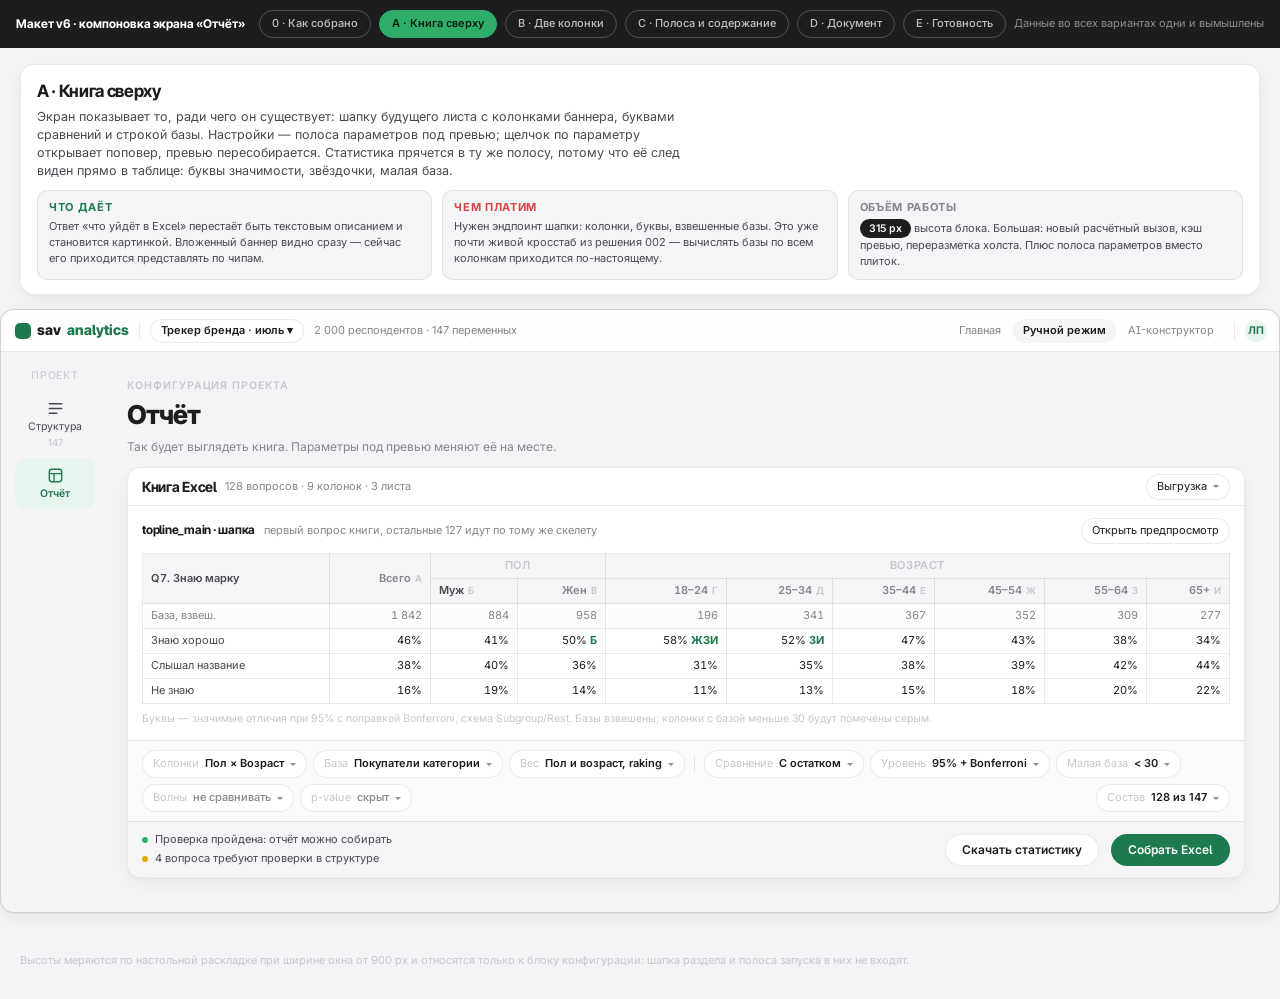
<file: src/sav_analytics/static/prototypes/v6-report-composition.html>
<!doctype html>
<html lang="ru">
<head>
<meta charset="utf-8" />
<meta name="viewport" content="width=device-width, initial-scale=1" />
<title>sav-analytics — макет v6: пять компоновок экрана «Отчёт»</title>
<link rel="preconnect" href="https://fonts.googleapis.com" />
<link rel="preconnect" href="https://fonts.gstatic.com" crossorigin />
<link href="https://fonts.googleapis.com/css2?family=Inter+Tight:wght@600;700;800&family=Inter:wght@400;500;600&display=swap" rel="stylesheet" />
<style>
/* ================================================================
   Макет v6 — компоновка экрана «Отчёт».

   v4 отвечал на вопрос «сколько разделов», v5 — «насколько лаконичен
   блок конфигурации». Оба оставили одну и ту же композицию холста:
   полоса состава, ряд плиток, панель статистики, полоса запуска —
   четыре яруса сверху вниз, каждый во всю ширину.

   Здесь сравниваются пять способов расставить то же содержимое:
     0 — как собрано сейчас, для отсчёта;
     A — превью книги главным объектом, настройки полосой под ним;
     B — две колонки: свойства слева, статистика справа;
     C — параметры одной полосой, холст отдан содержанию книги;
     D — книга как документ: листы и свойства титульным листом;
     E — готовность к сборке: свойства как строки чеклиста.

   Токены те же, что в styles.css. Данные вымышленные и во всех
   вариантах одни: 147 переменных, 128 вопросов в книге, баннер
   «Пол × Возраст» на 9 колонок, база 1 842 из 2 000, вес raking.
   ================================================================ */
:root{
  --c-bg:#f4f4f6; --c-surface:#fff; --c-surface-soft:#f5f5f7;
  --c-border:rgba(0,0,0,.08); --c-border-strong:rgba(0,0,0,.14);
  --c-ink:#1d1d1f; --c-ink-2:#494950; --c-ink-3:#86868b; --c-ink-4:#c7c7cc;
  --c-brand:#1d7a4f; --c-brand-hover:#166341; --c-brand-2:#2eae68; --c-brand-tint:#e8f4ee;
  --c-danger:#d64545; --c-warn-ink:#9a6b00; --c-warn-tint:#fdf4dd;

  --r-1:7px; --r-2:10px; --r-3:14px; --r-pill:100px;
  --t-micro:10.5px; --t-xs:11px; --t-sm:12px; --t-base:12.5px;
  --t-md:14px; --t-lg:17px; --t-xl:20px; --t-2xl:26px;

  --font-display:"Inter Tight",-apple-system,"SF Pro Display",Inter,sans-serif;
  --font-body:Inter,-apple-system,"SF Pro Text","Segoe UI",sans-serif;
  --font-mono:"SF Mono",Menlo,Consolas,monospace;

  --bar:42px; --rail:80px; --canvas-pad:20px; --canvas-max:1180px;
  --shell-gap:12px; --shell-pad:14px;

  --shadow-card:0 1px 2px rgba(0,0,0,.04),0 6px 20px rgba(0,0,0,.05);
  --ease:cubic-bezier(.25,.1,.25,1);
}
*{box-sizing:border-box;}
[hidden]{display:none!important;}
body{margin:0;background:var(--c-bg);color:var(--c-ink);font:var(--t-base)/1.45 var(--font-body);
     -webkit-font-smoothing:antialiased;font-feature-settings:"cv05","cv08";}
h1,h2,h3,h4{margin:0;font-family:var(--font-display);letter-spacing:-.02em;}
button,input,select{font:inherit;color:inherit;}
code{font:500 var(--t-micro)/1.4 var(--font-mono);color:var(--c-brand);background:var(--c-brand-tint);
     padding:1px 5px;border-radius:5px;}

/* ---------------- переключатель (вне продукта) ---------------- */
.switch{position:sticky;top:0;z-index:60;display:flex;align-items:center;gap:8px;flex-wrap:wrap;
        padding:10px 16px;background:#1d1d1f;color:#fff;}
.switch b{font-family:var(--font-display);font-size:var(--t-sm);margin-right:6px;}
.switch button{padding:5px 12px;border-radius:var(--r-pill);border:1px solid rgba(255,255,255,.22);
        background:transparent;color:rgba(255,255,255,.72);font-size:var(--t-xs);font-weight:500;cursor:pointer;}
.switch button:hover{color:#fff;border-color:rgba(255,255,255,.45);}
.switch button[aria-pressed="true"]{background:var(--c-brand-2);border-color:var(--c-brand-2);color:#08210f;font-weight:600;}
.switch .note{margin-left:auto;font-size:var(--t-xs);color:rgba(255,255,255,.5);}

.explain{padding:16px var(--canvas-pad) 0;max-width:calc(var(--canvas-max) + var(--rail) + 40px);margin:0 auto;}
.explain-card{background:var(--c-surface);border:1px solid var(--c-border);border-radius:var(--r-3);
        padding:14px 16px;box-shadow:var(--shadow-card);}
.explain-card h2{font-size:var(--t-lg);margin-bottom:4px;}
.explain-card p{margin:0 0 8px;color:var(--c-ink-2);max-width:82ch;}
.explain-grid{display:grid;grid-template-columns:repeat(auto-fit,minmax(210px,1fr));gap:10px;margin-top:10px;}
.explain-grid div{border:1px solid var(--c-border);border-radius:var(--r-2);padding:9px 11px;background:var(--c-surface-soft);}
.explain-grid p{margin:0;font-size:var(--t-xs);color:var(--c-ink-2);}
.explain-grid strong{display:block;font-size:var(--t-xs);letter-spacing:.06em;text-transform:uppercase;margin-bottom:3px;}
.plus strong{color:var(--c-brand);} .minus strong{color:var(--c-danger);} .size strong{color:var(--c-ink-3);}
.measure{display:inline-flex;align-items:center;gap:6px;padding:2px 9px;border-radius:var(--r-pill);
         background:var(--c-ink);color:#fff;font-size:var(--t-micro);font-weight:600;}

/* ---------------- хром продукта ---------------- */
.frame{max-width:calc(var(--canvas-max) + var(--rail) + 40px);margin:14px auto 40px;
       background:var(--c-bg);border:1px solid var(--c-border-strong);border-radius:var(--r-3);
       overflow:hidden;box-shadow:var(--shadow-card);}
.bar{height:var(--bar);display:flex;align-items:center;gap:10px;padding:0 12px 0 14px;
     background:rgba(255,255,255,.9);border-bottom:1px solid var(--c-border);}
.brand{display:flex;align-items:center;gap:6px;font-family:var(--font-display);font-weight:800;font-size:var(--t-md);}
.brand span{color:var(--c-brand);} .brand i{width:16px;height:16px;border-radius:5px;background:var(--c-brand);}
.bar-sep{width:1px;height:18px;background:var(--c-border);}
.chip-project{display:flex;align-items:center;gap:5px;border:1px solid var(--c-border);background:var(--c-surface);
       border-radius:var(--r-pill);padding:3px 10px;font-size:var(--t-xs);font-weight:600;cursor:pointer;}
.project-meta{font-size:var(--t-xs);color:var(--c-ink-3);}
.bar-grow{flex:1;}
.screens{display:flex;gap:2px;}
.screens button{padding:4px 10px;border:0;background:transparent;border-radius:var(--r-pill);font-size:var(--t-xs);color:var(--c-ink-3);cursor:pointer;}
.screens button[aria-current]{background:var(--c-surface-soft);color:var(--c-ink);font-weight:600;}
.avatar{width:22px;height:22px;border-radius:50%;background:var(--c-brand-tint);color:var(--c-brand);
        display:grid;place-items:center;font-size:var(--t-micro);font-weight:700;}

.shell{display:grid;grid-template-columns:var(--rail) 1fr;gap:var(--shell-gap);padding:var(--shell-pad);
       min-height:560px;align-items:start;}
.rail{display:flex;flex-direction:column;gap:2px;}
.rail-cap{margin:2px 0 6px;font-size:var(--t-micro);letter-spacing:.08em;text-transform:uppercase;color:var(--c-ink-4);text-align:center;}
.rail-item{display:grid;justify-items:center;gap:3px;padding:8px 4px;border:0;border-radius:var(--r-2);
       background:transparent;color:var(--c-ink-2);font-size:var(--t-micro);line-height:1.2;text-align:center;cursor:pointer;}
.rail-item svg{width:19px;height:19px;}
.rail-item.active{background:var(--c-brand-tint);color:var(--c-brand);font-weight:600;}
.rail-item em{font-style:normal;font-size:9.5px;color:var(--c-ink-4);}

.canvas{min-width:0;padding:6px var(--canvas-pad) var(--canvas-pad);}
.canvas-inner{max-width:var(--canvas-max);margin:0 auto;}
.canvas-head{margin:6px 0 12px;}
.eyebrow{margin:0 0 3px;font-size:var(--t-micro);letter-spacing:.09em;text-transform:uppercase;color:var(--c-ink-4);font-weight:600;}
.canvas-head h1{font-size:var(--t-2xl);font-weight:800;letter-spacing:-.035em;}
.canvas-head .lead{margin:4px 0 0;color:var(--c-ink-3);font-size:var(--t-sm);max-width:72ch;}

.pane{background:var(--c-surface);border:1px solid var(--c-border);border-radius:var(--r-3);
      box-shadow:var(--shadow-card);overflow:hidden;}
.pane-bar{display:flex;align-items:center;gap:8px;height:38px;padding:0 14px;border-bottom:1px solid var(--c-border);}
.pane-bar h2{font-size:var(--t-md);font-weight:700;}
.pane-count{font-size:var(--t-xs);color:var(--c-ink-3);}
.grow{flex:1;}

.pill{display:inline-flex;align-items:center;gap:6px;height:26px;padding:0 10px;border:1px solid var(--c-border);
      background:var(--c-surface);border-radius:var(--r-pill);font-size:var(--t-xs);cursor:pointer;white-space:nowrap;}
.pill:hover{border-color:var(--c-border-strong);}
.pill.on{background:var(--c-brand-tint);border-color:transparent;color:var(--c-brand);font-weight:600;}
.pill .caret{width:0;height:0;border:3.5px solid transparent;border-top-color:currentColor;margin-top:3px;opacity:.55;}
.btn{height:28px;padding:0 13px;border-radius:var(--r-pill);border:1px solid transparent;background:var(--c-brand);
     color:#fff;font-size:var(--t-xs);font-weight:600;cursor:pointer;}
.btn:hover{background:var(--c-brand-hover);}
.btn.ghost{background:var(--c-surface);color:var(--c-ink);border-color:var(--c-border);}
.btn.lg{height:32px;padding:0 16px;font-size:var(--t-sm);}
.chip{display:inline-flex;align-items:center;gap:4px;padding:2px 8px;border-radius:var(--r-pill);
      background:var(--c-surface-soft);border:1px solid var(--c-border);font-size:var(--t-micro);color:var(--c-ink-2);}
.chip.total{background:var(--c-ink);border-color:transparent;color:#fff;}
.chip.warn{background:var(--c-warn-tint);border-color:transparent;color:var(--c-warn-ink);}
.chip.muted{color:var(--c-ink-4);}
.chip .lvl{color:var(--c-ink-4);margin:0 2px;}
.muted{color:var(--c-ink-3);}

/* полоса запуска — общая для всех вариантов */
.launch{display:flex;align-items:center;gap:12px;padding:10px 14px;background:var(--c-surface-soft);
        border-top:1px solid var(--c-border);}
.launch .grow{min-width:0;}
.pf{display:flex;align-items:center;gap:7px;font-size:var(--t-xs);color:var(--c-ink-2);}
.pf+.pf{margin-top:3px;}
.pf i{width:6px;height:6px;border-radius:50%;display:inline-block;flex:0 0 auto;}
.pf.ok i{background:var(--c-brand-2);} .pf.warn i{background:#e0a800;} .pf.err i{background:var(--c-danger);}

/* сегменты и флажки статистики — как в продукте */
.seg{display:inline-flex;padding:2px;gap:2px;background:var(--c-surface-soft);border-radius:var(--r-pill);}
.seg button{padding:4px 11px;border:0;border-radius:var(--r-pill);background:transparent;color:var(--c-ink-2);
            font-size:var(--t-xs);font-weight:500;white-space:nowrap;cursor:pointer;}
.seg button.on{background:var(--c-surface);color:var(--c-ink);font-weight:600;
               box-shadow:0 1px 2px rgba(0,0,0,.06),0 0 0 1px rgba(0,0,0,.04);}
.opt{display:inline-flex;align-items:center;gap:7px;padding:4px 12px 4px 8px;border-radius:var(--r-pill);
     border:1px solid var(--c-border);background:var(--c-surface);color:var(--c-ink-2);
     font-size:var(--t-xs);font-weight:500;white-space:nowrap;cursor:pointer;}
.opt-mark{width:13px;height:13px;flex:0 0 auto;border-radius:4px;border:1.5px solid var(--c-ink-4);background:var(--c-surface);}
.opt.on{border-color:transparent;background:var(--c-brand-tint);color:var(--c-brand);font-weight:600;}
.opt.on .opt-mark{border-color:var(--c-brand);background:var(--c-brand);
  background-image:url("data:image/svg+xml;utf8,<svg xmlns='http://www.w3.org/2000/svg' viewBox='0 0 12 12' fill='none'><path d='M2.5 6.4 4.8 8.7 9.5 3.6' stroke='white' stroke-width='2' stroke-linecap='round' stroke-linejoin='round'/></svg>");
  background-size:11px 11px;background-position:center;background-repeat:no-repeat;}
.stat-number{display:inline-flex;align-items:center;gap:6px;padding:3px 6px 3px 12px;border-radius:var(--r-pill);
     border:1px solid var(--c-border);background:var(--c-surface);font-size:var(--t-xs);color:var(--c-ink-3);white-space:nowrap;}
.stat-number input{width:52px;height:22px;padding:0 6px;border:0;border-radius:var(--r-1);
     background:var(--c-surface-soft);font-size:var(--t-xs);font-weight:600;font-variant-numeric:tabular-nums;}

/* ================================================================
   0 — как собрано сейчас: состав полосой, три плитки, статистика
   ================================================================ */
.rep-summary{display:flex;align-items:center;gap:14px;padding:11px 16px;border-bottom:1px solid var(--c-border);}
.rep-summary-key{margin:0;font-size:var(--t-xs);color:var(--c-ink-3);}
.rep-summary-val{margin:0;font-family:var(--font-display);font-size:var(--t-md);font-weight:700;letter-spacing:-.02em;}
.rep-summary-chips{display:flex;flex-wrap:wrap;gap:5px;}
.rep-summary .pill{margin-left:auto;}
.tiles{display:grid;grid-template-columns:repeat(3,minmax(0,1fr));gap:1px;background:var(--c-border);}
.tile{background:var(--c-surface);padding:12px 14px 13px;display:flex;flex-direction:column;gap:6px;min-width:0;cursor:pointer;}
.tile:hover{background:#fcfcfd;}
.tile-key{display:flex;align-items:center;justify-content:space-between;gap:8px;
          font-size:var(--t-micro);letter-spacing:.06em;text-transform:uppercase;color:var(--c-ink-4);font-weight:600;}
.tile-key .edit{text-transform:none;letter-spacing:0;color:var(--c-ink-4);}
.tile:hover .edit{color:var(--c-brand);}
.tile-val{display:flex;align-items:center;gap:6px;font-family:var(--font-display);font-size:var(--t-md);
          font-weight:700;letter-spacing:-.02em;overflow:hidden;text-overflow:ellipsis;white-space:nowrap;}
.tile-val.off{font-family:var(--font-body);font-size:var(--t-sm);font-weight:500;color:var(--c-ink-3);}
.tile-chips{display:flex;flex-wrap:wrap;gap:4px;}
.tile-meta{margin-top:auto;font-size:var(--t-xs);color:var(--c-ink-3);}
.tile-meta b{color:var(--c-ink-2);font-weight:600;font-variant-numeric:tabular-nums;}
.stat-panel{border-top:1px solid var(--c-border);}
.stat-head{display:flex;align-items:center;gap:10px;padding:11px 14px 2px;}
.stat-head .tile-key{flex:0 0 auto;}
.stat-note{font-size:var(--t-xs);color:var(--c-ink-4);}
.stat-row{display:grid;grid-template-columns:148px minmax(0,1fr);gap:12px;align-items:center;padding:8px 14px;}
.stat-key{font-size:var(--t-xs);color:var(--c-ink-3);}
.stat-controls{display:flex;flex-wrap:wrap;align-items:center;gap:8px;}

/* ================================================================
   Превью книги — общее для A и D. Это не таблица данных, а шапка
   будущего листа: колонки баннера, буквы сравнений, строка базы.
   ================================================================ */
.xl{width:100%;border-collapse:collapse;font-size:var(--t-xs);font-variant-numeric:tabular-nums;}
.xl th,.xl td{border:1px solid var(--c-border);padding:4px 8px;text-align:right;white-space:nowrap;}
.xl th{background:var(--c-surface-soft);color:var(--c-ink-3);font-weight:600;}
.xl th.grp{text-align:center;color:var(--c-ink-4);letter-spacing:.05em;text-transform:uppercase;}
.xl th.stub{text-align:left;}
.xl th i,.xl td i{font-style:normal;color:var(--c-ink-4);font-size:9.5px;margin-left:4px;}
.xl th:first-child,.xl td:first-child{text-align:left;color:var(--c-ink-2);}
.xl .base td,.xl .base th{color:var(--c-ink-3);background:#fcfcfd;}
.xl .sig{color:var(--c-brand);font-weight:700;}
.xl-scroll{overflow-x:auto;}
.xl-note{margin:7px 0 0;font-size:var(--t-micro);color:var(--c-ink-4);}

/* ================================================================
   A — книга сверху. Главный объект холста — то, что уйдёт в Excel;
   настройки стоят под ним полосой и меняют его на глазах.
   ================================================================ */
.book{padding:12px 14px 14px;}
.book-head{display:flex;align-items:baseline;gap:9px;margin-bottom:9px;}
.book-head h3{font-size:var(--t-sm);}
.book-head span{font-size:var(--t-xs);color:var(--c-ink-3);}
.book-head .pill{margin-left:auto;}
.parambar{display:flex;flex-wrap:wrap;align-items:center;gap:6px;padding:9px 14px;
          border-top:1px solid var(--c-border);background:#fbfbfc;}
.param{display:inline-flex;align-items:center;gap:6px;height:28px;padding:0 10px;border-radius:var(--r-pill);
       border:1px solid var(--c-border);background:var(--c-surface);font-size:var(--t-xs);cursor:pointer;white-space:nowrap;}
.param:hover{border-color:var(--c-border-strong);}
.param b{font-weight:600;}
.param em{font-style:normal;color:var(--c-ink-4);}
.param.off b{color:var(--c-ink-3);font-weight:500;}
.param .caret{width:0;height:0;border:3.5px solid transparent;border-top-color:currentColor;margin-top:3px;opacity:.5;}
.param-sep{width:1px;height:18px;background:var(--c-border);margin:0 3px;}

/* ================================================================
   B — две колонки. Холст шириной 1180px: свойства книги узкой
   колонкой слева, статистика — своей колонкой справа, а не ярусом.
   ================================================================ */
.split{display:grid;grid-template-columns:minmax(0,1fr) minmax(0,1.15fr);gap:1px;background:var(--c-border);}
.col{background:var(--c-surface);min-width:0;}
.col-head{display:flex;align-items:center;gap:8px;padding:10px 14px 6px;}
.col-head h3{font-size:var(--t-xs);letter-spacing:.06em;text-transform:uppercase;color:var(--c-ink-4);font-weight:600;}
.col-head .grow{flex:1;}
.prop{display:grid;grid-template-columns:74px minmax(0,1fr) auto;gap:10px;align-items:center;
      padding:9px 14px;border-top:1px solid rgba(0,0,0,.05);cursor:pointer;}
.prop:hover{background:#fbfbfc;}
.prop-key{font-size:var(--t-xs);color:var(--c-ink-3);}
.prop-val{min-width:0;}
.prop-val strong{display:block;font-family:var(--font-display);font-size:var(--t-sm);font-weight:700;
                 letter-spacing:-.02em;overflow:hidden;text-overflow:ellipsis;white-space:nowrap;}
.prop-val strong.off{font-family:var(--font-body);font-weight:500;color:var(--c-ink-3);}
.prop-val small{font-size:var(--t-micro);color:var(--c-ink-4);}
.prop-val small b{color:var(--c-ink-2);font-weight:600;}
.prop-act{color:var(--c-ink-4);font-size:var(--t-xs);}
.stat-stack{padding:0 14px 12px;}
.stat-block{padding:9px 0;border-top:1px solid rgba(0,0,0,.05);}
.stat-block:first-child{border-top:0;}
.stat-block p{margin:0 0 6px;font-size:var(--t-xs);color:var(--c-ink-3);}
.stat-block .stat-controls{gap:6px;}

/* ================================================================
   C — параметры полосой, холст отдан содержанию книги
   ================================================================ */
.toc{max-height:330px;overflow:auto;}
.toc-row{display:grid;grid-template-columns:56px minmax(0,1fr) 132px 96px;gap:10px;align-items:center;
         padding:7px 14px;border-top:1px solid rgba(0,0,0,.05);font-size:var(--t-sm);cursor:pointer;}
.toc-row:hover{background:#fbfbfc;}
.toc-row.head{position:sticky;top:0;background:var(--c-surface);border-top:0;
              font-size:var(--t-micro);letter-spacing:.06em;text-transform:uppercase;color:var(--c-ink-4);font-weight:600;}
.toc-code{font:500 var(--t-micro)/1.4 var(--font-mono);color:var(--c-brand);}
.toc-name{overflow:hidden;text-overflow:ellipsis;white-space:nowrap;}
.toc-kind,.toc-base{font-size:var(--t-xs);color:var(--c-ink-3);overflow:hidden;text-overflow:ellipsis;white-space:nowrap;}
.toc-row.out .toc-name,.toc-row.out .toc-code{color:var(--c-ink-4);text-decoration:line-through;}

/* ================================================================
   D — книга как документ: имя файла, листы, свойства парами
   ================================================================ */
.doc{display:grid;grid-template-columns:minmax(0,1.25fr) minmax(0,1fr);gap:1px;background:var(--c-border);}
.doc-main,.doc-side{background:var(--c-surface);padding:14px 16px;min-width:0;}
.doc-title{display:flex;align-items:center;gap:9px;margin-bottom:3px;}
.doc-title h3{font-size:var(--t-xl);font-weight:800;letter-spacing:-.03em;}
.doc-file{font:500 var(--t-micro)/1.4 var(--font-mono);color:var(--c-ink-3);}
.doc-sub{margin:0 0 12px;font-size:var(--t-xs);color:var(--c-ink-3);}
.sheets{display:flex;flex-direction:column;gap:1px;background:var(--c-border);border:1px solid var(--c-border);border-radius:var(--r-2);overflow:hidden;}
.sheet-row{display:grid;grid-template-columns:22px minmax(0,1fr) auto;gap:9px;align-items:center;
           padding:8px 11px;background:var(--c-surface);font-size:var(--t-sm);}
.sheet-row svg{width:15px;height:15px;color:var(--c-ink-4);}
.sheet-row small{font-size:var(--t-micro);color:var(--c-ink-4);}
.sheet-row b{font-weight:600;}
.dl{margin:0;display:grid;grid-template-columns:88px minmax(0,1fr);gap:7px 12px;align-items:baseline;}
.dl dt{font-size:var(--t-xs);color:var(--c-ink-3);}
.dl dd{margin:0;font-size:var(--t-sm);min-width:0;}
.dl dd strong{font-weight:600;}
.dl dd small{display:block;font-size:var(--t-micro);color:var(--c-ink-4);}
.dl dd.off{color:var(--c-ink-3);}
.dl-sep{grid-column:1/-1;height:1px;background:var(--c-border);margin:4px 0;}
.doc-side h4{font-size:var(--t-xs);letter-spacing:.06em;text-transform:uppercase;color:var(--c-ink-4);font-weight:600;margin-bottom:9px;}
.doc-side .pill{margin-top:11px;}

/* ================================================================
   E — готовность к сборке: свойство = строка чеклиста со статусом
   ================================================================ */
.steps{padding:2px 0;}
.step{display:grid;grid-template-columns:20px 92px minmax(0,1fr) auto;gap:11px;align-items:center;
      padding:10px 14px;border-top:1px solid rgba(0,0,0,.05);cursor:pointer;}
.step:first-child{border-top:0;}
.step:hover{background:#fbfbfc;}
.dot{width:16px;height:16px;border-radius:50%;display:grid;place-items:center;font-size:9.5px;font-weight:700;color:#fff;}
.dot.ok{background:var(--c-brand-2);} .dot.warn{background:#e0a800;} .dot.err{background:var(--c-danger);}
.dot.idle{background:var(--c-surface);border:1.5px solid var(--c-ink-4);}
.step-key{font-size:var(--t-xs);color:var(--c-ink-3);}
.step-val{min-width:0;display:flex;align-items:baseline;gap:9px;flex-wrap:wrap;}
.step-val strong{font-family:var(--font-display);font-size:var(--t-sm);font-weight:700;letter-spacing:-.02em;}
.step-val strong.off{font-family:var(--font-body);font-weight:500;color:var(--c-ink-3);}
.step-val span{font-size:var(--t-xs);color:var(--c-ink-3);}
.step-val span b{color:var(--c-ink-2);font-weight:600;}
.step-note{font-size:var(--t-xs);color:var(--c-warn-ink);}
.step-act{color:var(--c-ink-4);font-size:var(--t-xs);}
.launch.tall{padding:12px 14px;}
.launch.tall .pf{font-size:var(--t-sm);}

.footnote{max-width:calc(var(--canvas-max) + var(--rail) + 40px);margin:0 auto 30px;
          padding:0 var(--canvas-pad);font-size:var(--t-xs);color:var(--c-ink-4);}
</style>
</head>
<body>

<div class="switch">
  <b>Макет v6 · компоновка экрана «Отчёт»</b>
  <button type="button" data-go="now">0 · Как собрано</button>
  <button type="button" data-go="a" aria-pressed="true">A · Книга сверху</button>
  <button type="button" data-go="b">B · Две колонки</button>
  <button type="button" data-go="c">C · Полоса и содержание</button>
  <button type="button" data-go="d">D · Документ</button>
  <button type="button" data-go="e">E · Готовность</button>
  <span class="note">Данные во всех вариантах одни и вымышлены</span>
</div>

<!-- ============================================================
     0 — ОТСЧЁТ. То, что собрано сейчас: четыре яруса во всю ширину.
     ============================================================ -->
<section class="mock" data-v="now" hidden>
  <div class="explain">
    <div class="explain-card">
      <h2>0 · Как собрано сейчас</h2>
      <p>Полоса состава, ряд из трёх плиток, панель статистики, полоса запуска — четыре яруса
        сверху вниз, каждый во всю ширину холста. Содержимое ужато (v5 срезал 489&nbsp;px до 250),
        но композиция осталась той же: экран читается как список настроек, а не как книга,
        которую эти настройки описывают.</p>
      <div class="explain-grid">
        <div class="size"><strong>Высота блока</strong><p><span class="measure" data-height="now">—</span> конфигурация без шапки раздела и полосы запуска — отсчёт для остальных пяти.</p></div>
        <div class="minus"><strong>Что мешает</strong><p>Ответ «что уйдёт в Excel» по-прежнему собирается в голове: колонки описаны словами, а не показаны.</p></div>
      </div>
    </div>
  </div>
  <div class="frame">
    <header class="bar">
      <span class="brand"><i></i>sav<span>analytics</span></span><span class="bar-sep"></span>
      <button class="chip-project" type="button">Трекер бренда · июль ▾</button>
      <span class="project-meta">2 000 респондентов · 147 переменных</span>
      <span class="bar-grow"></span>
      <nav class="screens"><button type="button">Главная</button><button type="button" aria-current="page">Ручной режим</button><button type="button">AI-конструктор</button></nav>
      <span class="bar-sep"></span><span class="avatar">ЛП</span>
    </header>
    <div class="shell">
      <nav class="rail">
        <p class="rail-cap">Проект</p>
        <button class="rail-item" type="button"><svg viewBox="0 0 20 20" fill="none"><path d="M3.5 5h13M3.5 10h13M3.5 15h8" stroke="currentColor" stroke-width="1.6" stroke-linecap="round"/></svg><span>Структура</span><em>147</em></button>
        <button class="rail-item active" type="button"><svg viewBox="0 0 20 20" fill="none"><rect x="3.5" y="3.5" width="13" height="13" rx="2.5" stroke="currentColor" stroke-width="1.5"/><path d="M3.5 8h13M8.5 8v8.5" stroke="currentColor" stroke-width="1.4"/></svg><span>Отчёт</span></button>
      </nav>
      <main class="canvas"><div class="canvas-inner">
        <div class="canvas-head">
          <p class="eyebrow">Конфигурация проекта</p><h1>Отчёт</h1>
          <p class="lead">Всё, что определяет книгу Excel: колонки, база, вес, статистика и состав вопросов.</p>
        </div>
        <div class="pane">
          <div class="pane-bar"><h2>Конфигурация книги</h2><span class="pane-count">128 вопросов · 9 колонок</span><span class="grow"></span></div>
          <div data-measure="now">
            <section class="rep-summary">
              <p class="rep-summary-key">Состав книги</p>
              <p class="rep-summary-val">128 вопросов из 147</p>
              <div class="rep-summary-chips"><span class="chip warn">4 требуют проверки</span><span class="chip">7 со своей базой</span><span class="chip muted">19 исключено</span></div>
              <button class="pill" type="button">К структуре</button>
            </section>
            <div class="tiles">
              <article class="tile">
                <span class="tile-key">Колонки<span class="edit">править</span></span>
                <span class="tile-val">Пол × Возраст<span class="caret"></span></span>
                <span class="tile-chips"><span class="chip total">A · Total</span><span class="chip">Пол</span><span class="chip">Возраст, 6 групп</span></span>
                <span class="tile-meta">Блоков <b>2</b> · колонок <b>9</b></span>
              </article>
              <article class="tile">
                <span class="tile-key">База отчёта<span class="edit">править</span></span>
                <span class="tile-val">Покупатели категории<span class="caret"></span></span>
                <span class="tile-chips"><span class="chip">Q1 ∈ 1, 2, 3</span><span class="chip">И</span><span class="chip">Q4 ≠ 9</span></span>
                <span class="tile-meta">Выборка <b>1 842</b> из 2 000</span>
              </article>
              <article class="tile">
                <span class="tile-key">Вес<span class="edit">править</span></span>
                <span class="tile-val">Вес по полу и возрасту<span class="caret"></span></span>
                <span class="tile-chips"><span class="chip">raking / IPF</span><span class="chip">0,3–3,0</span></span>
                <span class="tile-meta">Эфф. база <b>1 620</b> · DEFF <b>1,14</b></span>
              </article>
            </div>
            <section class="stat-panel">
              <div class="stat-head"><span class="tile-key">Статистика</span><span class="stat-note">Действует на весь отчёт</span></div>
              <div class="stat-row"><span class="stat-key">Сравнение подгрупп</span><div class="stat-controls">
                <span class="seg"><button type="button">Не считать</button><button type="button" class="on">С остатком (Rest)</button><button type="button">С Total</button></span>
                <button class="opt on" type="button"><span class="opt-mark"></span>Попарные внутри блока</button></div></div>
              <div class="stat-row"><span class="stat-key">Уровень и пороги</span><div class="stat-controls">
                <span class="seg"><button type="button">90%</button><button type="button" class="on">95%</button><button type="button">99%</button></span>
                <button class="opt on" type="button"><span class="opt-mark"></span>Поправка Bonferroni</button>
                <label class="stat-number">Малая база &lt; <input type="number" value="30" /></label></div></div>
              <div class="stat-row"><span class="stat-key">Волны и вывод</span><div class="stat-controls">
                <span class="seg"><button type="button" class="on">Волны не сравнивать</button><button type="button">С предыдущей</button><button type="button">С контрольной</button></span>
                <button class="opt" type="button"><span class="opt-mark"></span>p-value в примечании</button></div></div>
            </section>
          </div>
          <div class="launch">
            <div class="grow"><div class="pf ok"><i></i>Проверка пройдена: отчёт можно собирать</div></div>
            <button class="btn ghost lg" type="button">Скачать статистику</button>
            <button class="btn lg" type="button">Собрать Excel</button>
          </div>
        </div>
      </div></main>
    </div>
  </div>
</section>

<!-- ============================================================
     A — КНИГА СВЕРХУ.
     Главный объект экрана — не список настроек, а сама книга:
     шапка будущего листа с колонками баннера и строкой базы.
     Настройки стоят под ней полосой параметров и меняют превью
     на глазах — примерно так же, как фильтры меняют сводную.
     ============================================================ -->
<section class="mock" data-v="a">
  <div class="explain">
    <div class="explain-card">
      <h2>A · Книга сверху</h2>
      <p>Экран показывает то, ради чего он существует: шапку будущего листа с колонками баннера,
        буквами сравнений и строкой базы. Настройки — полоса параметров под превью; щелчок по
        параметру открывает поповер, превью пересобирается. Статистика прячется в ту же полосу,
        потому что её след виден прямо в таблице: буквы значимости, звёздочки, малая база.</p>
      <div class="explain-grid">
        <div class="plus"><strong>Что даёт</strong><p>Ответ «что уйдёт в Excel» перестаёт быть текстовым описанием и становится картинкой. Вложенный баннер видно сразу — сейчас его приходится представлять по чипам.</p></div>
        <div class="minus"><strong>Чем платим</strong><p>Нужен эндпоинт шапки: колонки, буквы, взвешенные базы. Это уже почти живой кросстаб из решения 002 — вычислять базы по всем колонкам приходится по-настоящему.</p></div>
        <div class="size"><strong>Объём работы</strong><p><span class="measure" data-height="a">—</span> высота блока. Большая: новый расчётный вызов, кэш превью, переразметка холста. Плюс полоса параметров вместо плиток.</p></div>
      </div>
    </div>
  </div>
  <div class="frame">
    <header class="bar">
      <span class="brand"><i></i>sav<span>analytics</span></span><span class="bar-sep"></span>
      <button class="chip-project" type="button">Трекер бренда · июль ▾</button>
      <span class="project-meta">2 000 респондентов · 147 переменных</span>
      <span class="bar-grow"></span>
      <nav class="screens"><button type="button">Главная</button><button type="button" aria-current="page">Ручной режим</button><button type="button">AI-конструктор</button></nav>
      <span class="bar-sep"></span><span class="avatar">ЛП</span>
    </header>
    <div class="shell">
      <nav class="rail">
        <p class="rail-cap">Проект</p>
        <button class="rail-item" type="button"><svg viewBox="0 0 20 20" fill="none"><path d="M3.5 5h13M3.5 10h13M3.5 15h8" stroke="currentColor" stroke-width="1.6" stroke-linecap="round"/></svg><span>Структура</span><em>147</em></button>
        <button class="rail-item active" type="button"><svg viewBox="0 0 20 20" fill="none"><rect x="3.5" y="3.5" width="13" height="13" rx="2.5" stroke="currentColor" stroke-width="1.5"/><path d="M3.5 8h13M8.5 8v8.5" stroke="currentColor" stroke-width="1.4"/></svg><span>Отчёт</span></button>
      </nav>
      <main class="canvas"><div class="canvas-inner">
        <div class="canvas-head">
          <p class="eyebrow">Конфигурация проекта</p><h1>Отчёт</h1>
          <p class="lead">Так будет выглядеть книга. Параметры под превью меняют её на месте.</p>
        </div>
        <div class="pane">
          <div class="pane-bar"><h2>Книга Excel</h2><span class="pane-count">128 вопросов · 9 колонок · 3 листа</span><span class="grow"></span><button class="pill" type="button">Выгрузка<span class="caret"></span></button></div>
          <div data-measure="a">
            <div class="book">
              <div class="book-head">
                <h3>topline_main · шапка</h3>
                <span>первый вопрос книги, остальные 127 идут по тому же скелету</span>
                <button class="pill" type="button">Открыть предпросмотр</button>
              </div>
              <div class="xl-scroll">
                <table class="xl">
                  <thead>
                    <tr>
                      <th class="stub" rowspan="2">Q7. Знаю марку</th>
                      <th rowspan="2">Всего<i>A</i></th>
                      <th class="grp" colspan="2">Пол</th>
                      <th class="grp" colspan="6">Возраст</th>
                    </tr>
                    <tr>
                      <th>Муж<i>Б</i></th><th>Жен<i>В</i></th>
                      <th>18–24<i>Г</i></th><th>25–34<i>Д</i></th><th>35–44<i>Е</i></th>
                      <th>45–54<i>Ж</i></th><th>55–64<i>З</i></th><th>65+<i>И</i></th>
                    </tr>
                  </thead>
                  <tbody>
                    <tr class="base"><td>База, взвеш.</td><td>1 842</td><td>884</td><td>958</td><td>196</td><td>341</td><td>367</td><td>352</td><td>309</td><td>277</td></tr>
                    <tr><td>Знаю хорошо</td><td>46%</td><td>41%</td><td>50% <span class="sig">Б</span></td><td>58% <span class="sig">ЖЗИ</span></td><td>52% <span class="sig">ЗИ</span></td><td>47%</td><td>43%</td><td>38%</td><td>34%</td></tr>
                    <tr><td>Слышал название</td><td>38%</td><td>40%</td><td>36%</td><td>31%</td><td>35%</td><td>38%</td><td>39%</td><td>42%</td><td>44%</td></tr>
                    <tr><td>Не знаю</td><td>16%</td><td>19%</td><td>14%</td><td>11%</td><td>13%</td><td>15%</td><td>18%</td><td>20%</td><td>22%</td></tr>
                  </tbody>
                </table>
              </div>
              <p class="xl-note">Буквы — значимые отличия при 95% с поправкой Bonferroni, схема Subgroup/Rest.
                Базы взвешены; колонки с базой меньше 30 будут помечены серым.</p>
            </div>
            <div class="parambar">
              <button class="param" type="button"><em>Колонки</em><b>Пол × Возраст</b><span class="caret"></span></button>
              <button class="param" type="button"><em>База</em><b>Покупатели категории</b><span class="caret"></span></button>
              <button class="param" type="button"><em>Вес</em><b>Пол и возраст, raking</b><span class="caret"></span></button>
              <span class="param-sep"></span>
              <button class="param" type="button"><em>Сравнение</em><b>С остатком</b><span class="caret"></span></button>
              <button class="param" type="button"><em>Уровень</em><b>95% + Bonferroni</b><span class="caret"></span></button>
              <button class="param" type="button"><em>Малая база</em><b>&lt; 30</b><span class="caret"></span></button>
              <button class="param off" type="button"><em>Волны</em><b>не сравнивать</b><span class="caret"></span></button>
              <button class="param off" type="button"><em>p-value</em><b>скрыт</b><span class="caret"></span></button>
              <span class="grow"></span>
              <button class="param" type="button"><em>Состав</em><b>128 из 147</b><span class="caret"></span></button>
            </div>
          </div>
          <div class="launch">
            <div class="grow"><div class="pf ok"><i></i>Проверка пройдена: отчёт можно собирать</div>
              <div class="pf warn"><i></i>4 вопроса требуют проверки в структуре</div></div>
            <button class="btn ghost lg" type="button">Скачать статистику</button>
            <button class="btn lg" type="button">Собрать Excel</button>
          </div>
        </div>
      </div></main>
    </div>
  </div>
</section>

<!-- ============================================================
     B — ДВЕ КОЛОНКИ.
     Холст шириной 1180px, а содержимое пишется ярусами по всей
     ширине. Свойства книги — короткие строки, статистика — семь
     переключателей: они ставятся рядом, а не друг под другом.
     ============================================================ -->
<section class="mock" data-v="b">
  <div class="explain">
    <div class="explain-card">
      <h2>B · Две колонки</h2>
      <p>Слева — чем книга описывается: состав, колонки, база, вес. Справа — как она считается:
        те же семь настроек статистики, но своей колонкой. Ни одна половина не растягивается
        на всю ширину, и полоса запуска поднимается почти к шапке холста.</p>
      <div class="explain-grid">
        <div class="plus"><strong>Что даёт</strong><p>Самая дешёвая правка из пяти: разметка та же, меняется контейнер. Разделение читается смыслово — «что в книге» против «как считается».</p></div>
        <div class="minus"><strong>Чем платим</strong><p>Композиция остаётся списком настроек: превью книги по-прежнему нет. На окне уже 1100px колонки складываются обратно в ярусы.</p></div>
        <div class="size"><strong>Объём работы</strong><p><span class="measure" data-height="b">—</span> высота блока. Маленькая: <code>renderReportBlocks</code> собирает те же куски в двух обёртках, CSS-сетка вместо ярусов.</p></div>
      </div>
    </div>
  </div>
  <div class="frame">
    <header class="bar">
      <span class="brand"><i></i>sav<span>analytics</span></span><span class="bar-sep"></span>
      <button class="chip-project" type="button">Трекер бренда · июль ▾</button>
      <span class="project-meta">2 000 респондентов · 147 переменных</span>
      <span class="bar-grow"></span>
      <nav class="screens"><button type="button">Главная</button><button type="button" aria-current="page">Ручной режим</button><button type="button">AI-конструктор</button></nav>
      <span class="bar-sep"></span><span class="avatar">ЛП</span>
    </header>
    <div class="shell">
      <nav class="rail">
        <p class="rail-cap">Проект</p>
        <button class="rail-item" type="button"><svg viewBox="0 0 20 20" fill="none"><path d="M3.5 5h13M3.5 10h13M3.5 15h8" stroke="currentColor" stroke-width="1.6" stroke-linecap="round"/></svg><span>Структура</span><em>147</em></button>
        <button class="rail-item active" type="button"><svg viewBox="0 0 20 20" fill="none"><rect x="3.5" y="3.5" width="13" height="13" rx="2.5" stroke="currentColor" stroke-width="1.5"/><path d="M3.5 8h13M8.5 8v8.5" stroke="currentColor" stroke-width="1.4"/></svg><span>Отчёт</span></button>
      </nav>
      <main class="canvas"><div class="canvas-inner">
        <div class="canvas-head">
          <p class="eyebrow">Конфигурация проекта</p><h1>Отчёт</h1>
          <p class="lead">Слева — что войдёт в книгу, справа — как считаются различия.</p>
        </div>
        <div class="pane">
          <div class="pane-bar"><h2>Конфигурация книги</h2><span class="pane-count">128 вопросов · 9 колонок</span><span class="grow"></span><button class="pill" type="button">Выгрузка<span class="caret"></span></button></div>
          <div class="split" data-measure="b">
            <div class="col">
              <div class="col-head"><h3>Содержимое книги</h3><span class="grow"></span><span class="pane-count">4 свойства</span></div>
              <div class="prop">
                <span class="prop-key">Состав</span>
                <span class="prop-val"><strong>128 вопросов из 147</strong><small>Требуют проверки <b>4</b> · со своей базой <b>7</b> · исключено <b>19</b></small></span>
                <span class="prop-act">к структуре →</span>
              </div>
              <div class="prop">
                <span class="prop-key">Колонки</span>
                <span class="prop-val"><strong>Пол × Возраст</strong><small>Блоков <b>2</b> · колонок <b>9</b> · вложенных нет</small></span>
                <span class="prop-act">▾</span>
              </div>
              <div class="prop">
                <span class="prop-key">База</span>
                <span class="prop-val"><strong>Покупатели категории</strong><small>Выборка <b>1 842</b> из 2 000 · условий <b>2</b></small></span>
                <span class="prop-act">▾</span>
              </div>
              <div class="prop">
                <span class="prop-key">Вес</span>
                <span class="prop-val"><strong>Вес по полу и возрасту</strong><small>raking / IPF · эфф. база <b>1 620</b> · DEFF <b>1,14</b></small></span>
                <span class="prop-act">▾</span>
              </div>
              <div class="prop">
                <span class="prop-key">Листы</span>
                <span class="prop-val"><strong class="off">Содержание · topline_main · topline_filter</strong><small>Второй топлайн — для 23 вопросов с пропусками</small></span>
                <span class="prop-act"></span>
              </div>
            </div>
            <div class="col">
              <div class="col-head"><h3>Статистика</h3><span class="grow"></span><span class="pane-count">действует на весь отчёт</span></div>
              <div class="stat-stack">
                <div class="stat-block">
                  <p>Сравнение подгрупп</p>
                  <div class="stat-controls">
                    <span class="seg"><button type="button">Не считать</button><button type="button" class="on">С остатком (Rest)</button><button type="button">С Total</button></span>
                    <button class="opt on" type="button"><span class="opt-mark"></span>Попарные внутри блока</button>
                  </div>
                </div>
                <div class="stat-block">
                  <p>Уровень доверия и пороги</p>
                  <div class="stat-controls">
                    <span class="seg"><button type="button">90%</button><button type="button" class="on">95%</button><button type="button">99%</button></span>
                    <button class="opt on" type="button"><span class="opt-mark"></span>Поправка Bonferroni</button>
                    <label class="stat-number">Малая база &lt; <input type="number" value="30" /></label>
                  </div>
                </div>
                <div class="stat-block">
                  <p>Сравнение волн</p>
                  <div class="stat-controls">
                    <span class="seg"><button type="button" class="on">Не сравнивать</button><button type="button">С предыдущей</button><button type="button">С контрольной</button></span>
                  </div>
                </div>
                <div class="stat-block">
                  <p>Вывод в книге</p>
                  <div class="stat-controls">
                    <button class="opt" type="button"><span class="opt-mark"></span>p-value в примечании</button>
                    <span class="muted" style="font-size:var(--t-xs)">книга заметно тяжелее</span>
                  </div>
                </div>
              </div>
            </div>
          </div>
          <div class="launch">
            <div class="grow"><div class="pf ok"><i></i>Проверка пройдена: отчёт можно собирать</div></div>
            <button class="btn ghost lg" type="button">Скачать статистику</button>
            <button class="btn lg" type="button">Собрать Excel</button>
          </div>
        </div>
      </div></main>
    </div>
  </div>
</section>

<!-- ============================================================
     C — ПОЛОСА И СОДЕРЖАНИЕ.
     Конфигурация — не главное содержимое экрана, а его настройка:
     она уходит в одну полосу под шапкой, а холст занимает то, чего
     на экране «Отчёт» до сих пор не было вовсе, — список вопросов,
     которые попадут в книгу, в порядке будущего содержания.
     ============================================================ -->
<section class="mock" data-v="c">
  <div class="explain">
    <div class="explain-card">
      <h2>C · Полоса и содержание</h2>
      <p>Все восемь параметров сворачиваются в одну полосу пилюль, а холст отдаётся содержанию
        книги — тем самым 128 вопросам в порядке листа «Содержание», с их собственными базами
        и пометками. Экран перестаёт быть наполовину пустым: под ним живой список, который
        можно листать, искать и перекидывать.</p>
      <div class="explain-grid">
        <div class="plus"><strong>Что даёт</strong><p>Состав книги наконец видно, а не сосчитано: «128 из 147» превращается в список, где сразу заметно лишнее и вопросы со своей базой.</p></div>
        <div class="minus"><strong>Чем платим</strong><p>Список вопросов дублирует раздел «Структура» — придётся решать, где ими правда управляют. Полоса пилюль на восемь параметров ломается в две строки на узком окне.</p></div>
        <div class="size"><strong>Объём работы</strong><p><span class="measure" data-height="c">—</span> высота полосы параметров. Средняя: полоса дешёвая, список содержания — новый рендер поверх готовых данных структуры.</p></div>
      </div>
    </div>
  </div>
  <div class="frame">
    <header class="bar">
      <span class="brand"><i></i>sav<span>analytics</span></span><span class="bar-sep"></span>
      <button class="chip-project" type="button">Трекер бренда · июль ▾</button>
      <span class="project-meta">2 000 респондентов · 147 переменных</span>
      <span class="bar-grow"></span>
      <nav class="screens"><button type="button">Главная</button><button type="button" aria-current="page">Ручной режим</button><button type="button">AI-конструктор</button></nav>
      <span class="bar-sep"></span><span class="avatar">ЛП</span>
    </header>
    <div class="shell">
      <nav class="rail">
        <p class="rail-cap">Проект</p>
        <button class="rail-item" type="button"><svg viewBox="0 0 20 20" fill="none"><path d="M3.5 5h13M3.5 10h13M3.5 15h8" stroke="currentColor" stroke-width="1.6" stroke-linecap="round"/></svg><span>Структура</span><em>147</em></button>
        <button class="rail-item active" type="button"><svg viewBox="0 0 20 20" fill="none"><rect x="3.5" y="3.5" width="13" height="13" rx="2.5" stroke="currentColor" stroke-width="1.5"/><path d="M3.5 8h13M8.5 8v8.5" stroke="currentColor" stroke-width="1.4"/></svg><span>Отчёт</span></button>
      </nav>
      <main class="canvas"><div class="canvas-inner">
        <div class="canvas-head">
          <p class="eyebrow">Конфигурация проекта</p><h1>Отчёт</h1>
          <p class="lead">Параметры книги — полосой сверху, ниже — её содержание в порядке листов Excel.</p>
        </div>
        <div class="pane">
          <div class="parambar" data-measure="c" style="border-top:0;border-bottom:1px solid var(--c-border)">
            <button class="param" type="button"><em>Колонки</em><b>Пол × Возраст</b><span class="caret"></span></button>
            <button class="param" type="button"><em>База</em><b>Покупатели категории</b><span class="caret"></span></button>
            <button class="param" type="button"><em>Вес</em><b>Пол и возраст, raking</b><span class="caret"></span></button>
            <span class="param-sep"></span>
            <button class="param" type="button"><em>Сравнение</em><b>С остатком + попарные</b><span class="caret"></span></button>
            <button class="param" type="button"><em>Уровень</em><b>95% + Bonferroni</b><span class="caret"></span></button>
            <button class="param" type="button"><em>Малая база</em><b>&lt; 30</b><span class="caret"></span></button>
            <button class="param off" type="button"><em>Волны</em><b>не сравнивать</b><span class="caret"></span></button>
            <button class="param off" type="button"><em>p-value</em><b>скрыт</b><span class="caret"></span></button>
          </div>
          <div class="pane-bar"><h2>Содержание книги</h2><span class="pane-count">128 вопросов · 9 колонок · 2 топлайна</span><span class="grow"></span>
            <span class="chip warn">4 требуют проверки</span><button class="pill" type="button">К структуре</button></div>
          <div class="toc">
            <div class="toc-row head"><span>Код</span><span>Вопрос</span><span>Тип</span><span>База</span></div>
            <div class="toc-row"><span class="toc-code">Q1</span><span class="toc-name">Как часто вы покупаете категорию</span><span class="toc-kind">single</span><span class="toc-base">общая</span></div>
            <div class="toc-row"><span class="toc-code">Q2</span><span class="toc-name">Марки, о которых вы слышали</span><span class="toc-kind">multiple · 12</span><span class="toc-base">общая</span></div>
            <div class="toc-row"><span class="toc-code">Q3</span><span class="toc-name">Марка, которую покупаете чаще всего</span><span class="toc-kind">single</span><span class="toc-base">Q1 ∈ 1–3</span></div>
            <div class="toc-row"><span class="toc-code">Q4</span><span class="toc-name">Оценка марки по параметрам</span><span class="toc-kind">matrix · 8 × 5</span><span class="toc-base">общая</span></div>
            <div class="toc-row"><span class="toc-code">Q5</span><span class="toc-name">Готовность рекомендовать</span><span class="toc-kind">NPS · 0–10</span><span class="toc-base">общая</span></div>
            <div class="toc-row"><span class="toc-code">Q6</span><span class="toc-name">Удовлетворённость последней покупкой</span><span class="toc-kind">CSAT · 1–5</span><span class="toc-base">Q3 задан</span></div>
            <div class="toc-row"><span class="toc-code">Q7</span><span class="toc-name">Знаю марку</span><span class="toc-kind">single</span><span class="toc-base">общая</span></div>
            <div class="toc-row out"><span class="toc-code">Q8</span><span class="toc-name">Служебный вопрос интервьюера</span><span class="toc-kind">исключён</span><span class="toc-base">—</span></div>
            <div class="toc-row"><span class="toc-code">Q9</span><span class="toc-name">Источники информации о категории</span><span class="toc-kind">multiple · 9</span><span class="toc-base">общая</span></div>
            <div class="toc-row"><span class="toc-code">Q10</span><span class="toc-name">Причины отказа от покупки</span><span class="toc-kind">multiple · 7</span><span class="toc-base">Q1 = 4</span></div>
            <div class="toc-row"><span class="toc-code">D1</span><span class="toc-name">Пол</span><span class="toc-kind">single</span><span class="toc-base">общая</span></div>
            <div class="toc-row"><span class="toc-code">D2</span><span class="toc-name">Возраст, 6 групп</span><span class="toc-kind">перекодировка</span><span class="toc-base">общая</span></div>
          </div>
          <div class="launch">
            <div class="grow"><div class="pf ok"><i></i>Проверка пройдена: отчёт можно собирать</div></div>
            <button class="btn ghost lg" type="button">Скачать статистику</button>
            <button class="btn lg" type="button">Собрать Excel</button>
          </div>
        </div>
      </div></main>
    </div>
  </div>
</section>

<!-- ============================================================
     D — ДОКУМЕНТ.
     Не панель настроек, а титульный лист будущего файла: имя,
     листы, свойства парами «поле — значение». Экран читается как
     карточка документа перед печатью, а правка идёт по щелчку.
     ============================================================ -->
<section class="mock" data-v="d">
  <div class="explain">
    <div class="explain-card">
      <h2>D · Документ</h2>
      <p>Книга показана как файл: имя, три листа с числом строк и колонок, свойства парами
        «поле — значение», как в свойствах документа. Статистика стоит там же, отдельным
        столбцом справа: это не настройки экрана, а свойства выгрузки, записанные на её
        титульном листе.</p>
      <div class="explain-grid">
        <div class="plus"><strong>Что даёт</strong><p>Спокойный обзор без плиток и сегментов: всё содержимое читается сверху вниз одним взглядом и печатается как сводка конфигурации.</p></div>
        <div class="minus"><strong>Чем платим</strong><p>Настройки статистики снова уходят под щелчок — v5 специально вынул их наружу. Правка каждого поля требует поповера или листа, быстрых переключателей нет.</p></div>
        <div class="size"><strong>Объём работы</strong><p><span class="measure" data-height="d">—</span> высота блока. Средняя: разметка новая, но данные те же; листы и число строк считаются из уже готовой структуры.</p></div>
      </div>
    </div>
  </div>
  <div class="frame">
    <header class="bar">
      <span class="brand"><i></i>sav<span>analytics</span></span><span class="bar-sep"></span>
      <button class="chip-project" type="button">Трекер бренда · июль ▾</button>
      <span class="project-meta">2 000 респондентов · 147 переменных</span>
      <span class="bar-grow"></span>
      <nav class="screens"><button type="button">Главная</button><button type="button" aria-current="page">Ручной режим</button><button type="button">AI-конструктор</button></nav>
      <span class="bar-sep"></span><span class="avatar">ЛП</span>
    </header>
    <div class="shell">
      <nav class="rail">
        <p class="rail-cap">Проект</p>
        <button class="rail-item" type="button"><svg viewBox="0 0 20 20" fill="none"><path d="M3.5 5h13M3.5 10h13M3.5 15h8" stroke="currentColor" stroke-width="1.6" stroke-linecap="round"/></svg><span>Структура</span><em>147</em></button>
        <button class="rail-item active" type="button"><svg viewBox="0 0 20 20" fill="none"><rect x="3.5" y="3.5" width="13" height="13" rx="2.5" stroke="currentColor" stroke-width="1.5"/><path d="M3.5 8h13M8.5 8v8.5" stroke="currentColor" stroke-width="1.4"/></svg><span>Отчёт</span></button>
      </nav>
      <main class="canvas"><div class="canvas-inner">
        <div class="canvas-head">
          <p class="eyebrow">Конфигурация проекта</p><h1>Отчёт</h1>
          <p class="lead">Свойства книги, которая получится: листы слева, метод расчёта справа.</p>
        </div>
        <div class="pane">
          <div class="doc" data-measure="d">
            <div class="doc-main">
              <div class="doc-title">
                <h3>Трекер бренда · июль</h3>
                <span class="doc-file">tracker-july-topline.xlsx</span>
              </div>
              <p class="doc-sub">Собран не был · конфигурация изменена 20 августа в 14:12</p>
              <div class="sheets">
                <div class="sheet-row">
                  <svg viewBox="0 0 20 20" fill="none"><path d="M5 3.5h7l3 3v10h-10z" stroke="currentColor" stroke-width="1.4" stroke-linejoin="round"/></svg>
                  <span><b>Содержание</b> <small>навигация по 128 вопросам</small></span><small>128 строк</small>
                </div>
                <div class="sheet-row">
                  <svg viewBox="0 0 20 20" fill="none"><rect x="3.5" y="4.5" width="13" height="11" rx="1.5" stroke="currentColor" stroke-width="1.4"/><path d="M3.5 8h13M8 8v7.5" stroke="currentColor" stroke-width="1.2"/></svg>
                  <span><b>topline_main</b> <small>доли от полной базы</small></span><small>128 таблиц · 9 колонок</small>
                </div>
                <div class="sheet-row">
                  <svg viewBox="0 0 20 20" fill="none"><rect x="3.5" y="4.5" width="13" height="11" rx="1.5" stroke="currentColor" stroke-width="1.4"/><path d="M3.5 8h13M8 8v7.5" stroke="currentColor" stroke-width="1.2"/></svg>
                  <span><b>topline_filter</b> <small>доли от валидной базы</small></span><small>23 таблицы</small>
                </div>
              </div>
              <div style="height:13px"></div>
              <dl class="dl">
                <dt>Состав</dt>
                <dd><strong>128 вопросов</strong> из 147<small>4 требуют проверки · 7 со своей базой · 19 исключено</small></dd>
                <dt>Колонки</dt>
                <dd><strong>Пол × Возраст</strong><small>2 блока, 9 колонок: Total, 2 пола, 6 возрастных групп</small></dd>
                <dt>База отчёта</dt>
                <dd><strong>Покупатели категории</strong><small>1 842 из 2 000 · Q1 ∈ 1, 2, 3 И Q4 ≠ 9</small></dd>
                <dt>Вес</dt>
                <dd><strong>Вес по полу и возрасту</strong><small>raking / IPF, 3 распределения, границы 0,3–3,0 · эфф. база 1 620, DEFF 1,14</small></dd>
              </dl>
            </div>
            <div class="doc-side">
              <h4>Метод расчёта</h4>
              <dl class="dl">
                <dt>Сравнение</dt>
                <dd><strong>Subgroup / Rest</strong><small>плюс попарные внутри блока</small></dd>
                <dt>Уровень</dt>
                <dd><strong>95%</strong><small>с поправкой Bonferroni</small></dd>
                <dt>Малая база</dt>
                <dd><strong>меньше 30</strong><small>колонка помечается серым</small></dd>
                <dt>Волны</dt>
                <dd class="off">не сравниваются</dd>
                <dt>p-value</dt>
                <dd class="off">не выводится</dd>
                <div class="dl-sep"></div>
                <dt>Тесты</dt>
                <dd><strong>z-test долей, Welch t-test средних</strong><small>NPS и CSAT — тесты балансов</small></dd>
              </dl>
              <button class="pill" type="button">Изменить метод</button>
            </div>
          </div>
          <div class="launch">
            <div class="grow"><div class="pf ok"><i></i>Проверка пройдена: отчёт можно собирать</div></div>
            <button class="btn ghost lg" type="button">Скачать статистику</button>
            <button class="btn lg" type="button">Собрать Excel</button>
          </div>
        </div>
      </div></main>
    </div>
  </div>
</section>

<!-- ============================================================
     E — ГОТОВНОСТЬ.
     Preflight перестаёт быть строкой внизу и разбирается по
     свойствам: у каждого свой статус, и внизу остаётся только
     кнопка. Экран отвечает на вопрос «можно ли собирать» раньше,
     чем на вопрос «что настроено».
     ============================================================ -->
<section class="mock" data-v="e">
  <div class="explain">
    <div class="explain-card">
      <h2>E · Готовность к сборке</h2>
      <p>Тот же список свойств, но каждое несёт свой статус проверки: зелёное — годится,
        жёлтое — соберётся, но с оговоркой, красное — не соберётся. Общий вердикт внизу
        превращается в одну кнопку, потому что причины уже разложены по строкам.
        Статистика — одна строка со своим составом настроек по раскрытию.</p>
      <div class="explain-grid">
        <div class="plus"><strong>Что даёт</strong><p>Preflight становится адресным: видно не «есть замечания», а какое свойство их вызвало. Это ровно второй контур корректности из P1.0.</p></div>
        <div class="minus"><strong>Чем платим</strong><p>Сервер сейчас отдаёт вердикт целиком; чтобы разложить его по строкам, нужны коды с привязкой к свойству. Спокойный экран становится светофором даже когда всё в порядке.</p></div>
        <div class="size"><strong>Объём работы</strong><p><span class="measure" data-height="e">—</span> высота блока. Средняя во фронте, но требует правки контракта preflight на сервере.</p></div>
      </div>
    </div>
  </div>
  <div class="frame">
    <header class="bar">
      <span class="brand"><i></i>sav<span>analytics</span></span><span class="bar-sep"></span>
      <button class="chip-project" type="button">Трекер бренда · июль ▾</button>
      <span class="project-meta">2 000 респондентов · 147 переменных</span>
      <span class="bar-grow"></span>
      <nav class="screens"><button type="button">Главная</button><button type="button" aria-current="page">Ручной режим</button><button type="button">AI-конструктор</button></nav>
      <span class="bar-sep"></span><span class="avatar">ЛП</span>
    </header>
    <div class="shell">
      <nav class="rail">
        <p class="rail-cap">Проект</p>
        <button class="rail-item" type="button"><svg viewBox="0 0 20 20" fill="none"><path d="M3.5 5h13M3.5 10h13M3.5 15h8" stroke="currentColor" stroke-width="1.6" stroke-linecap="round"/></svg><span>Структура</span><em>147</em></button>
        <button class="rail-item active" type="button"><svg viewBox="0 0 20 20" fill="none"><rect x="3.5" y="3.5" width="13" height="13" rx="2.5" stroke="currentColor" stroke-width="1.5"/><path d="M3.5 8h13M8.5 8v8.5" stroke="currentColor" stroke-width="1.4"/></svg><span>Отчёт</span></button>
      </nav>
      <main class="canvas"><div class="canvas-inner">
        <div class="canvas-head">
          <p class="eyebrow">Конфигурация проекта</p><h1>Отчёт</h1>
          <p class="lead">Что войдёт в книгу и что мешает её собрать — в одном списке.</p>
        </div>
        <div class="pane">
          <div class="pane-bar"><h2>Готовность книги</h2><span class="pane-count">6 из 6 проверок пройдено, 2 с оговоркой</span><span class="grow"></span><button class="pill" type="button">Перепроверить</button></div>
          <div class="steps" data-measure="e">
            <div class="step">
              <span class="dot warn">!</span><span class="step-key">Состав</span>
              <span class="step-val"><strong>128 вопросов из 147</strong><span class="step-note">4 вопроса требуют проверки в структуре</span></span>
              <span class="step-act">к структуре →</span>
            </div>
            <div class="step">
              <span class="dot ok">✓</span><span class="step-key">Колонки</span>
              <span class="step-val"><strong>Пол × Возраст</strong><span>Блоков <b>2</b> · колонок <b>9</b> · база каждой ≥ 196</span></span>
              <span class="step-act">▾</span>
            </div>
            <div class="step">
              <span class="dot ok">✓</span><span class="step-key">База</span>
              <span class="step-val"><strong>Покупатели категории</strong><span>Выборка <b>1 842</b> из 2 000</span></span>
              <span class="step-act">▾</span>
            </div>
            <div class="step">
              <span class="dot warn">!</span><span class="step-key">Вес</span>
              <span class="step-val"><strong>Вес по полу и возрасту</strong><span class="step-note">DEFF 1,14 — эффективная база ниже фактической на 12%</span></span>
              <span class="step-act">▾</span>
            </div>
            <div class="step">
              <span class="dot ok">✓</span><span class="step-key">Статистика</span>
              <span class="step-val"><strong>Subgroup / Rest, 95%, Bonferroni</strong><span>Попарные внутри блока · малая база &lt; <b>30</b> · волны не сравниваются</span></span>
              <span class="step-act">▾</span>
            </div>
            <div class="step">
              <span class="dot idle"></span><span class="step-key">Листы</span>
              <span class="step-val"><strong class="off">Содержание · topline_main · topline_filter</strong><span>Второй топлайн для <b>23</b> вопросов с пропусками</span></span>
              <span class="step-act"></span>
            </div>
          </div>
          <div class="launch tall">
            <div class="grow"><div class="pf ok"><i></i>Отчёт можно собирать: блокирующих замечаний нет</div></div>
            <button class="btn ghost lg" type="button">Скачать статистику</button>
            <button class="btn lg" type="button">Собрать Excel</button>
          </div>
        </div>
      </div></main>
    </div>
  </div>
</section>

<p class="footnote">Высоты меряются по настольной раскладке при ширине окна от 900&nbsp;px и относятся
  только к блоку конфигурации: шапка раздела и полоса запуска в них не входят.</p>

<script>
const buttons = document.querySelectorAll(".switch button");
const mocks = document.querySelectorAll(".mock");

function show(target) {
  buttons.forEach(button => button.setAttribute("aria-pressed", String(button.dataset.go === target)));
  mocks.forEach(mock => { mock.hidden = mock.dataset.v !== target; });
  measureAll();
  window.scrollTo({ top: 0, behavior: "instant" });
}

// Высота блока конфигурации — единственная честная мера компоновки:
// её и показываем в подписи, а не на глаз.
function measure() {
  const wide = document.documentElement.clientWidth >= 900;
  document.querySelectorAll("[data-measure]").forEach(block => {
    const label = document.querySelector(`.measure[data-height="${block.dataset.measure}"]`);
    if (!label) return;
    const height = Math.round(block.getBoundingClientRect().height);
    label.textContent = wide && height ? `${height} px` : "—";
  });
}

// Мерить нужно все варианты сразу, а видим мы один: показываем их на
// мгновение, снимаем высоты и возвращаем как было.
function measureAll() {
  const shown = [...mocks].find(mock => !mock.hidden)?.dataset.v || "a";
  mocks.forEach(mock => { mock.hidden = false; });
  measure();
  mocks.forEach(mock => { mock.hidden = mock.dataset.v !== shown; });
}

buttons.forEach(button => button.addEventListener("click", () => show(button.dataset.go)));
window.addEventListener("resize", measureAll);
window.addEventListener("load", measureAll);
if (document.fonts?.ready) document.fonts.ready.then(measureAll);
measureAll();
</script>
</body>
</html>
</file>
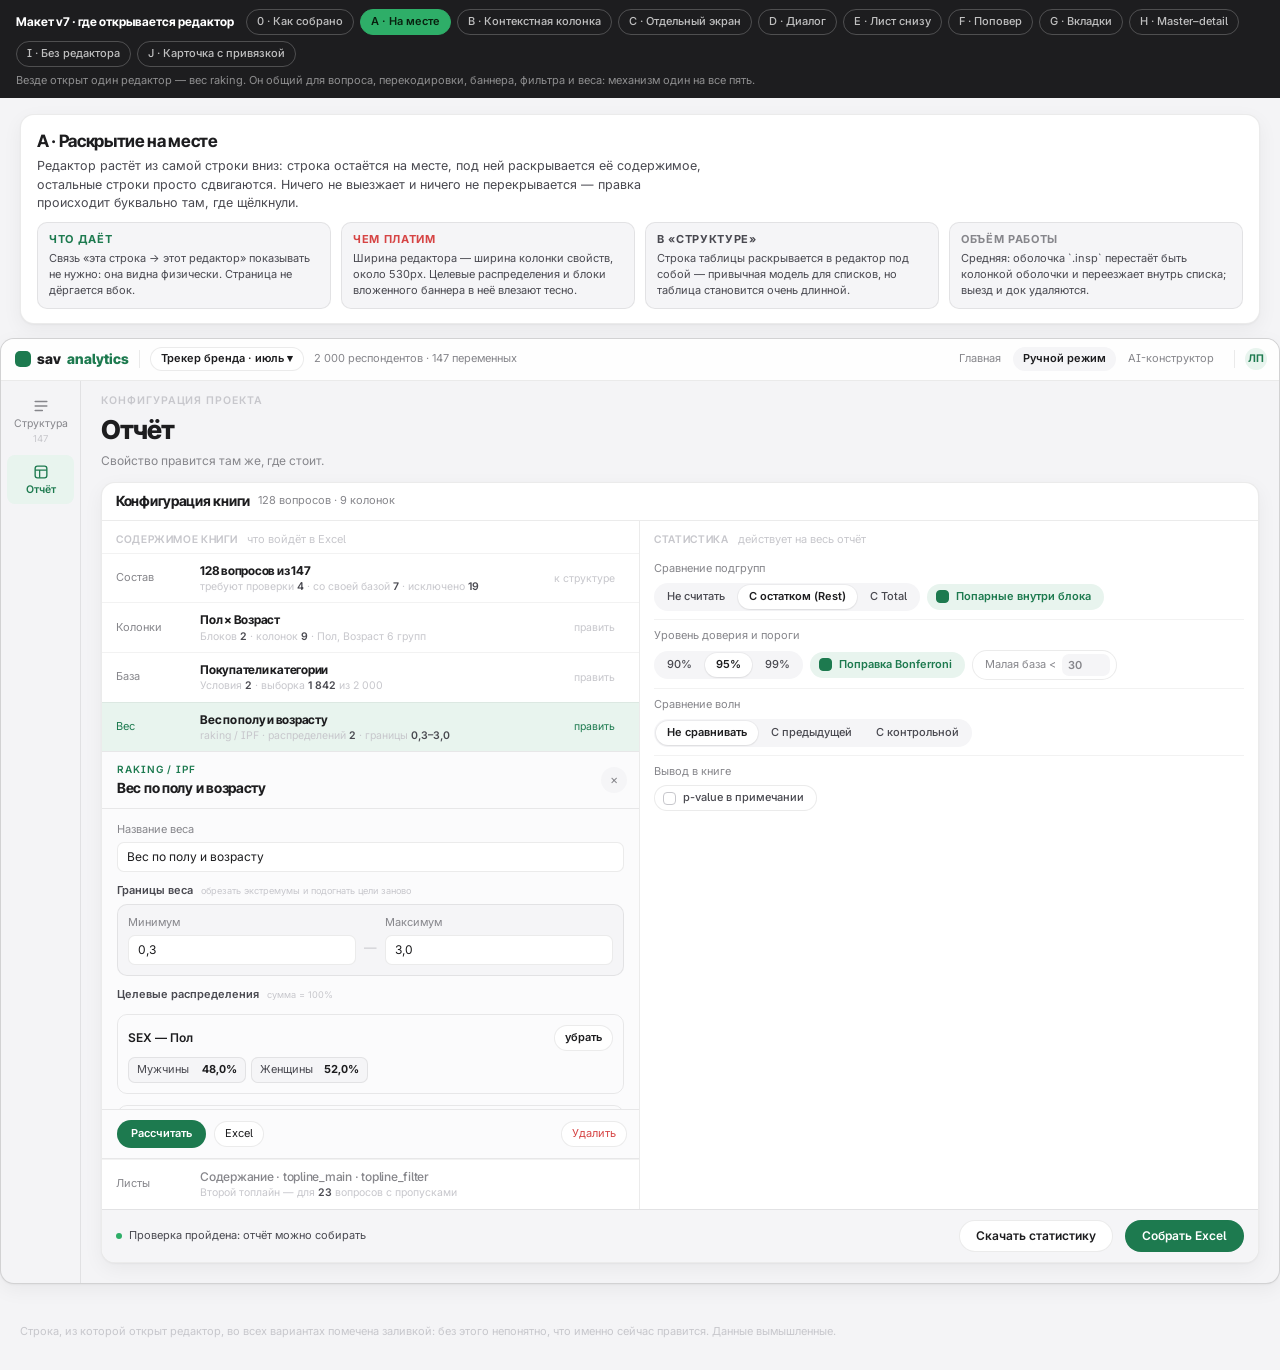
<file: src/sav_analytics/static/prototypes/v7-editor-placement.html>
<!doctype html>
<html lang="ru">
<head>
<meta charset="utf-8" />
<meta name="viewport" content="width=device-width, initial-scale=1" />
<title>sav-analytics — макет v7: десять способов открыть редактор</title>
<link rel="preconnect" href="https://fonts.googleapis.com" />
<link rel="preconnect" href="https://fonts.gstatic.com" crossorigin />
<link href="https://fonts.googleapis.com/css2?family=Inter+Tight:wght@600;700;800&family=Inter:wght@400;500;600&display=swap" rel="stylesheet" />
<style>
/* ================================================================
   Макет v7 — где открывается редактор.

   v6 отвечал на вопрос «как разложить страницу»; выбранная там
   раскладка в две колонки осталась и здесь без изменений. Вопрос
   этого макета другой: редакторы — вопроса, перекодировки, баннера,
   фильтра и веса — живут в одной оболочке `.insp`, и эта оболочка
   выезжает сбоку. Панель появляется не там, где щёлкнули, и связь
   со строкой, которая её открыла, ничем не показана.

   Во всех десяти вариантах открыт один и тот же редактор — вес
   raking. Он самый крупный из пяти и потому честнее всех проверяет
   раскладку. Механизм общий: то же самое открывает редактор вопроса
   из строки таблицы в «Структуре», и у каждого варианта в подписи
   сказано, что там получается.

   Токены те же, что в styles.css. Данные вымышленные.
   ================================================================ */
:root{
  --c-bg:#f4f4f6; --c-surface:#fff; --c-surface-soft:#f5f5f7;
  --c-border:rgba(0,0,0,.08); --c-border-strong:rgba(0,0,0,.14);
  --c-ink:#1d1d1f; --c-ink-2:#494950; --c-ink-3:#86868b; --c-ink-4:#c7c7cc;
  --c-brand:#1d7a4f; --c-brand-hover:#166341; --c-brand-2:#2eae68; --c-brand-tint:#e8f4ee;
  --c-danger:#d64545; --c-warn-ink:#9a6b00; --c-warn-tint:#fdf4dd;

  --r-1:7px; --r-2:10px; --r-3:14px; --r-pill:100px;
  --t-micro:10.5px; --t-xs:11px; --t-sm:12px; --t-base:12.5px;
  --t-md:14px; --t-lg:17px; --t-xl:20px; --t-2xl:26px;

  --font-display:"Inter Tight",-apple-system,"SF Pro Display",Inter,sans-serif;
  --font-body:Inter,-apple-system,"SF Pro Text","Segoe UI",sans-serif;
  --font-mono:"SF Mono",Menlo,Consolas,monospace;

  --bar:42px; --rail:80px; --canvas-pad:20px; --canvas-max:1180px;
  --shell-pad:14px; --insp:330px;

  --shadow-card:0 1px 2px rgba(0,0,0,.04),0 6px 20px rgba(0,0,0,.05);
  --shadow-pop:0 2px 8px rgba(0,0,0,.06),0 16px 48px rgba(0,0,0,.12);
  --ease:cubic-bezier(.25,.1,.25,1);
}
*{box-sizing:border-box;}
[hidden]{display:none!important;}
body{margin:0;background:var(--c-bg);color:var(--c-ink);font:var(--t-base)/1.45 var(--font-body);
     -webkit-font-smoothing:antialiased;font-feature-settings:"cv05","cv08";}
h1,h2,h3,h4{margin:0;font-family:var(--font-display);letter-spacing:-.02em;}
button,input,select{font:inherit;color:inherit;}

/* ---------------- переключатель (вне продукта) ---------------- */
.switch{position:sticky;top:0;z-index:60;display:flex;align-items:center;gap:6px;flex-wrap:wrap;
        padding:9px 16px;background:#1d1d1f;color:#fff;}
.switch b{font-family:var(--font-display);font-size:var(--t-sm);margin-right:6px;}
.switch button{padding:4px 10px;border-radius:var(--r-pill);border:1px solid rgba(255,255,255,.22);
        background:transparent;color:rgba(255,255,255,.72);font-size:var(--t-xs);font-weight:500;cursor:pointer;}
.switch button:hover{color:#fff;border-color:rgba(255,255,255,.45);}
.switch button[aria-pressed="true"]{background:var(--c-brand-2);border-color:var(--c-brand-2);color:#08210f;font-weight:600;}
.switch .note{flex-basis:100%;font-size:var(--t-xs);color:rgba(255,255,255,.5);}

.explain{padding:16px var(--canvas-pad) 0;max-width:calc(var(--canvas-max) + var(--rail) + 40px);margin:0 auto;}
.explain-card{background:var(--c-surface);border:1px solid var(--c-border);border-radius:var(--r-3);
        padding:14px 16px;box-shadow:var(--shadow-card);}
.explain-card h2{font-size:var(--t-lg);margin-bottom:4px;}
.explain-card p{margin:0 0 8px;color:var(--c-ink-2);max-width:84ch;}
.explain-grid{display:grid;grid-template-columns:repeat(auto-fit,minmax(200px,1fr));gap:10px;margin-top:10px;}
.explain-grid div{border:1px solid var(--c-border);border-radius:var(--r-2);padding:9px 11px;background:var(--c-surface-soft);}
.explain-grid p{margin:0;font-size:var(--t-xs);color:var(--c-ink-2);}
.explain-grid strong{display:block;font-size:var(--t-xs);letter-spacing:.06em;text-transform:uppercase;margin-bottom:3px;}
.plus strong{color:var(--c-brand);} .minus strong{color:var(--c-danger);}
.size strong{color:var(--c-ink-3);} .struct strong{color:var(--c-ink-2);}

/* ---------------- хром продукта ---------------- */
.frame{position:relative;max-width:calc(var(--canvas-max) + var(--rail) + 40px);margin:14px auto 40px;
       background:var(--c-bg);border:1px solid var(--c-border-strong);border-radius:var(--r-3);
       overflow:hidden;box-shadow:var(--shadow-card);}
.bar{height:var(--bar);display:flex;align-items:center;gap:10px;padding:0 12px 0 14px;
     background:rgba(255,255,255,.9);border-bottom:1px solid var(--c-border);}
.brand{display:flex;align-items:center;gap:6px;font-family:var(--font-display);font-weight:800;font-size:var(--t-md);}
.brand span{color:var(--c-brand);} .brand i{width:16px;height:16px;border-radius:5px;background:var(--c-brand);}
.bar-sep{width:1px;height:18px;background:var(--c-border);}
.chip-project{display:flex;align-items:center;gap:5px;border:1px solid var(--c-border);background:var(--c-surface);
       border-radius:var(--r-pill);padding:3px 10px;font-size:var(--t-xs);font-weight:600;cursor:pointer;}
.project-meta{font-size:var(--t-xs);color:var(--c-ink-3);}
.bar-grow{flex:1;}
.screens{display:flex;gap:2px;}
.screens button{padding:4px 10px;border:0;background:transparent;border-radius:var(--r-pill);font-size:var(--t-xs);color:var(--c-ink-3);cursor:pointer;}
.screens button[aria-current]{background:var(--c-surface-soft);color:var(--c-ink);font-weight:600;}
.avatar{width:22px;height:22px;border-radius:50%;background:var(--c-brand-tint);color:var(--c-brand);
        display:grid;place-items:center;font-size:var(--t-micro);font-weight:700;}

.shell{display:grid;grid-template-columns:var(--rail) minmax(0,1fr);padding:0;min-height:600px;align-items:stretch;}
.rail{display:flex;flex-direction:column;gap:2px;padding:8px 0;border-right:1px solid var(--c-border);}
.rail-item{display:grid;justify-items:center;gap:3px;padding:8px 4px;margin:0 6px;border:0;border-radius:8px;
       background:transparent;color:var(--c-ink-3);font-size:var(--t-micro);line-height:1.2;text-align:center;cursor:pointer;}
.rail-item svg{width:18px;height:18px;}
.rail-item.active{background:var(--c-brand-tint);color:var(--c-brand);font-weight:600;}
.rail-item em{font-style:normal;font-size:9.5px;color:var(--c-ink-4);}

.canvas{min-width:0;display:flex;justify-content:center;padding:6px var(--canvas-pad) var(--canvas-pad);}
.canvas-inner{width:min(100%,var(--canvas-max));display:flex;flex-direction:column;gap:12px;min-width:0;}
.canvas-head{margin:6px 0 0;}
.eyebrow{margin:0 0 3px;font-size:var(--t-micro);letter-spacing:.09em;text-transform:uppercase;color:var(--c-ink-4);font-weight:600;}
.canvas-head h1{font-size:var(--t-2xl);font-weight:800;letter-spacing:-.035em;}
.canvas-head .lead{margin:4px 0 0;color:var(--c-ink-3);font-size:var(--t-sm);}

.pane{background:var(--c-surface);border:1px solid var(--c-border);border-radius:var(--r-3);
      box-shadow:var(--shadow-card);overflow:hidden;}
.pane-bar{display:flex;align-items:center;gap:8px;height:38px;padding:0 14px;border-bottom:1px solid var(--c-border);}
.pane-bar h2{font-size:var(--t-md);font-weight:700;}
.pane-count{font-size:var(--t-xs);color:var(--c-ink-3);}
.grow{flex:1;}

.pill{display:inline-flex;align-items:center;gap:6px;height:26px;padding:0 10px;border:1px solid var(--c-border);
      background:var(--c-surface);border-radius:var(--r-pill);font-size:var(--t-xs);cursor:pointer;white-space:nowrap;}
.pill:hover{border-color:var(--c-border-strong);}
.pill.danger{color:var(--c-danger);}
.btn{height:28px;padding:0 13px;border-radius:var(--r-pill);border:1px solid transparent;background:var(--c-brand);
     color:#fff;font-size:var(--t-xs);font-weight:600;cursor:pointer;}
.btn:hover{background:var(--c-brand-hover);}
.btn.ghost{background:var(--c-surface);color:var(--c-ink);border-color:var(--c-border);}
.btn.lg{height:32px;padding:0 16px;font-size:var(--t-sm);}
.chip{display:inline-flex;align-items:center;gap:4px;padding:2px 8px;border-radius:var(--r-pill);
      background:var(--c-surface-soft);border:1px solid var(--c-border);font-size:var(--t-micro);color:var(--c-ink-2);}
.chip.total{background:var(--c-ink);border-color:transparent;color:#fff;}
.muted{color:var(--c-ink-3);}

/* ---------------- раздел «Отчёт» как он собран ---------------- */
.split{display:grid;grid-template-columns:minmax(0,1fr) minmax(0,1.15fr);gap:1px;background:var(--c-border);}
.col{background:var(--c-surface);min-width:0;}
.col-head{display:flex;align-items:baseline;gap:9px;padding:11px 14px 5px;}
.col-head h3{font-size:var(--t-micro);letter-spacing:.06em;text-transform:uppercase;color:var(--c-ink-4);font-weight:600;}
.col-note{font-size:var(--t-xs);color:var(--c-ink-4);}
.prop{display:grid;grid-template-columns:74px minmax(0,1fr) auto;gap:10px;align-items:center;
      padding:8px 14px;border-top:1px solid rgba(0,0,0,.05);cursor:pointer;}
.prop:hover{background:#fcfcfd;}
.prop-key{font-size:var(--t-xs);color:var(--c-ink-3);}
.prop-val{min-width:0;}
.prop-val strong{display:block;font-family:var(--font-display);font-size:var(--t-sm);font-weight:700;
                 letter-spacing:-.02em;overflow:hidden;text-overflow:ellipsis;white-space:nowrap;}
.prop-val strong.off{font-family:var(--font-body);font-weight:500;color:var(--c-ink-3);}
.prop-val small{display:block;font-size:var(--t-micro);color:var(--c-ink-4);
                overflow:hidden;text-overflow:ellipsis;white-space:nowrap;}
.prop-val small b{color:var(--c-ink-2);font-weight:600;}
.prop-act{padding:2px 9px;border-radius:var(--r-pill);border:1px solid transparent;background:transparent;
          color:var(--c-ink-4);font-size:var(--t-micro);cursor:pointer;}
.prop:hover .prop-act{color:var(--c-brand);border-color:var(--c-border);background:var(--c-surface);}
/* Строка, из которой открыт редактор: во всех вариантах она помечена
   одинаково — иначе непонятно, что именно сейчас правится. */
.prop.active{background:var(--c-brand-tint);}
.prop.active .prop-key{color:var(--c-brand);}
.prop.active .prop-act{color:var(--c-brand);border-color:transparent;background:transparent;}

.stat-stack{padding:0 14px 12px;}
.stat-block{padding:8px 0;border-top:1px solid rgba(0,0,0,.05);}
.stat-block:first-child{border-top:0;}
.stat-block > p{margin:0 0 6px;font-size:var(--t-xs);color:var(--c-ink-3);}
.stat-controls{display:flex;flex-wrap:wrap;align-items:center;gap:7px;}
.seg{display:inline-flex;padding:2px;gap:2px;background:var(--c-surface-soft);border-radius:var(--r-pill);}
.seg button{padding:4px 11px;border:0;border-radius:var(--r-pill);background:transparent;color:var(--c-ink-2);
            font-size:var(--t-xs);font-weight:500;white-space:nowrap;cursor:pointer;}
.seg button.on{background:var(--c-surface);color:var(--c-ink);font-weight:600;
               box-shadow:0 1px 2px rgba(0,0,0,.06),0 0 0 1px rgba(0,0,0,.04);}
.opt{display:inline-flex;align-items:center;gap:7px;padding:4px 12px 4px 8px;border-radius:var(--r-pill);
     border:1px solid var(--c-border);background:var(--c-surface);color:var(--c-ink-2);
     font-size:var(--t-xs);font-weight:500;white-space:nowrap;cursor:pointer;}
.opt-mark{width:13px;height:13px;border-radius:4px;border:1.5px solid var(--c-ink-4);background:var(--c-surface);}
.opt.on{border-color:transparent;background:var(--c-brand-tint);color:var(--c-brand);font-weight:600;}
.opt.on .opt-mark{border-color:var(--c-brand);background:var(--c-brand);}
.stat-number{display:inline-flex;align-items:center;gap:6px;padding:3px 6px 3px 12px;border-radius:var(--r-pill);
     border:1px solid var(--c-border);background:var(--c-surface);font-size:var(--t-xs);color:var(--c-ink-3);}
.stat-number input{width:48px;height:22px;padding:0 6px;border:0;border-radius:var(--r-1);
     background:var(--c-surface-soft);font-size:var(--t-xs);font-weight:600;}

.launch{display:flex;align-items:center;gap:12px;padding:10px 14px;background:var(--c-surface-soft);
        border-top:1px solid var(--c-border);}
.pf{display:flex;align-items:center;gap:7px;font-size:var(--t-xs);color:var(--c-ink-2);}
.pf i{width:6px;height:6px;border-radius:50%;background:var(--c-brand-2);}

/* ================================================================
   РЕДАКТОР. Одна вёрстка на все десять вариантов: меняется только
   то, во что она обёрнута и откуда появляется.
   ================================================================ */
.ed{display:flex;flex-direction:column;background:var(--c-surface);min-width:0;}
.ed-head{display:flex;align-items:center;gap:10px;padding:10px 12px 10px 15px;border-bottom:1px solid var(--c-border);}
.ed-head > div{flex:1;min-width:0;}
.ed-kicker{margin:0 0 1px;color:var(--c-brand);font-size:10px;font-weight:600;letter-spacing:.09em;text-transform:uppercase;}
.ed-head h3{font-size:var(--t-md);}
.ed-x{width:26px;height:26px;border:0;border-radius:50%;background:var(--c-surface-soft);color:var(--c-ink-3);cursor:pointer;}
.ed-body{flex:1;min-height:0;overflow:auto;display:grid;align-content:start;gap:11px;padding:13px 15px;}
.ed-foot{display:flex;align-items:center;gap:8px;padding:10px 12px 10px 15px;border-top:1px solid var(--c-border);}
.f{display:grid;gap:4px;font-size:var(--t-xs);color:var(--c-ink-3);}
.f input,.f select{height:30px;padding:0 9px;border:1px solid var(--c-border);border-radius:var(--r-1);
                   background:var(--c-surface);font-size:var(--t-sm);color:var(--c-ink);}
.f-cap{display:flex;align-items:baseline;gap:8px;font-size:var(--t-xs);font-weight:600;color:var(--c-ink-2);}
.f-cap small{font-weight:400;color:var(--c-ink-4);}
.bound{display:grid;grid-template-columns:1fr auto 1fr;gap:8px;align-items:end;
       padding:10px;border:1px solid var(--c-border);border-radius:var(--r-2);background:var(--c-surface-soft);}
.bound span.sep{padding-bottom:8px;color:var(--c-ink-4);}
.dim{display:grid;gap:6px;padding:10px;border:1px solid var(--c-border);border-radius:var(--r-2);}
.dim-head{display:flex;align-items:center;gap:8px;font-size:var(--t-sm);font-weight:600;}
.dim-head .pill{margin-left:auto;}
.dim-targets{display:grid;grid-template-columns:repeat(auto-fill,minmax(112px,1fr));gap:5px;}
.tgt{display:flex;align-items:center;gap:6px;padding:4px 8px;border:1px solid var(--c-border);
     border-radius:var(--r-1);background:var(--c-surface-soft);font-size:var(--t-xs);}
.tgt span{flex:1;min-width:0;overflow:hidden;text-overflow:ellipsis;white-space:nowrap;color:var(--c-ink-2);}
.tgt b{font-variant-numeric:tabular-nums;}
.add-dashed{padding:7px;border:1px dashed var(--c-border-strong);border-radius:var(--r-2);
            background:transparent;color:var(--c-ink-3);font-size:var(--t-xs);cursor:pointer;}
.diag{display:grid;grid-template-columns:repeat(auto-fit,minmax(96px,1fr));gap:1px;
      background:var(--c-border);border:1px solid var(--c-border);border-radius:var(--r-2);overflow:hidden;}
.diag div{background:var(--c-surface);padding:8px 10px;}
.diag p{margin:0;font-size:var(--t-micro);color:var(--c-ink-4);}
.diag strong{font-family:var(--font-display);font-size:var(--t-md);font-variant-numeric:tabular-nums;}

/* ---- A: раскрытие на месте ---- */
.ed.inline{border-top:1px solid var(--c-border);border-bottom:1px solid var(--c-border);background:#fbfbfc;}
.ed.inline .ed-head{background:transparent;}
.ed.inline .ed-body{max-height:300px;}

/* ---- B: контекстная колонка ---- */
.ed.column{height:100%;}
.ed.column .ed-body{max-height:330px;}

/* ---- C: отдельный экран ---- */
.crumbs{display:flex;align-items:center;gap:7px;font-size:var(--t-xs);color:var(--c-ink-3);}
.crumbs b{color:var(--c-ink);font-weight:600;}
.crumbs .sep{color:var(--c-ink-4);}
.ed.screen .ed-body{max-height:none;grid-template-columns:repeat(2,minmax(0,1fr));align-items:start;}
.ed.screen .ed-body > .wide{grid-column:1/-1;}

/* ---- D: диалог по центру ---- */
.veil{position:absolute;inset:var(--bar) 0 0 0;background:rgba(15,20,17,.34);z-index:20;}
.ed.modal{position:absolute;z-index:21;top:96px;left:50%;transform:translateX(-50%);
          width:min(560px,86%);max-height:74%;border-radius:var(--r-3);box-shadow:var(--shadow-pop);overflow:hidden;}
.ed.modal .ed-body{max-height:340px;}

/* ---- E: лист снизу ---- */
.ed.bottom{position:absolute;z-index:21;left:0;right:0;bottom:0;max-height:66%;
           border-top:1px solid var(--c-border);box-shadow:0 -14px 44px rgba(15,20,17,.16);}
.ed.bottom .ed-body{max-height:290px;grid-template-columns:repeat(3,minmax(0,1fr));align-items:start;}
.ed.bottom .ed-body > .wide{grid-column:1/-1;}

/* ---- F: поповер у строки ---- */
.ed.pop{position:absolute;z-index:21;width:360px;border:1px solid var(--c-border);
        border-radius:var(--r-2);box-shadow:var(--shadow-pop);overflow:hidden;}
.ed.pop .ed-body{max-height:250px;}
.pop-beak{position:absolute;z-index:22;width:10px;height:10px;background:var(--c-surface);
          border-left:1px solid var(--c-border);border-top:1px solid var(--c-border);transform:rotate(45deg);}

/* ---- G: вкладки раздела ---- */
.tabs{display:flex;gap:2px;padding:0 8px;border-bottom:1px solid var(--c-border);}
.tabs button{position:relative;padding:9px 12px;border:0;background:transparent;color:var(--c-ink-3);
             font-size:var(--t-sm);cursor:pointer;}
.tabs button.on{color:var(--c-ink);font-weight:600;}
.tabs button.on::after{content:"";position:absolute;left:10px;right:10px;bottom:-1px;height:2px;background:var(--c-brand);}
.tabs .grow{flex:1;}

/* ---- H: постоянный master–detail ---- */
.md{display:grid;grid-template-columns:210px minmax(0,1fr);gap:1px;background:var(--c-border);}
.md-list{background:var(--c-surface);padding:6px 0;}
.md-item{display:grid;gap:1px;padding:8px 12px;cursor:pointer;border-left:2px solid transparent;}
.md-item small{font-size:var(--t-micro);color:var(--c-ink-4);}
.md-item strong{font-size:var(--t-sm);font-weight:600;}
.md-item:hover{background:#fbfbfc;}
.md-item.on{background:var(--c-brand-tint);border-left-color:var(--c-brand);}
.md-item.on strong{color:var(--c-brand);}
.md-cap{padding:8px 12px 4px;font-size:var(--t-micro);letter-spacing:.06em;text-transform:uppercase;color:var(--c-ink-4);font-weight:600;}
.ed.detail .ed-body{max-height:330px;grid-template-columns:repeat(2,minmax(0,1fr));align-items:start;}
.ed.detail .ed-body > .wide{grid-column:1/-1;}

/* ---- I: правка в строке ---- */
.prop.expanded{display:block;background:#fbfbfc;cursor:default;}
.inline-form{display:grid;gap:8px;padding:2px 0 4px;}
.inline-row{display:flex;flex-wrap:wrap;align-items:center;gap:7px;font-size:var(--t-xs);color:var(--c-ink-3);}
.inline-row select,.inline-row input{height:26px;padding:0 8px;border:1px solid var(--c-border);
        border-radius:var(--r-1);background:var(--c-surface);font-size:var(--t-xs);}
.inline-row input.num{width:58px;font-variant-numeric:tabular-nums;}
.inline-done{margin-left:auto;}

/* ---- J: карточка с привязкой к строке ---- */
.ed.card{position:absolute;z-index:21;width:392px;border:1px solid var(--c-border-strong);
         border-radius:var(--r-3);box-shadow:var(--shadow-pop);overflow:hidden;}
.ed.card .ed-body{max-height:300px;}
.tether{position:absolute;z-index:20;height:2px;background:var(--c-brand);opacity:.5;}
.tether i{position:absolute;top:-3px;right:-4px;width:8px;height:8px;border-radius:50%;background:var(--c-brand);}

.footnote{max-width:calc(var(--canvas-max) + var(--rail) + 40px);margin:0 auto 30px;
          padding:0 var(--canvas-pad);font-size:var(--t-xs);color:var(--c-ink-4);}
</style>
</head>
<body>

<div class="switch">
  <b>Макет v7 · где открывается редактор</b>
  <button type="button" data-go="now">0 · Как собрано</button>
  <button type="button" data-go="a" aria-pressed="true">A · На месте</button>
  <button type="button" data-go="b">B · Контекстная колонка</button>
  <button type="button" data-go="c">C · Отдельный экран</button>
  <button type="button" data-go="d">D · Диалог</button>
  <button type="button" data-go="e">E · Лист снизу</button>
  <button type="button" data-go="f">F · Поповер</button>
  <button type="button" data-go="g">G · Вкладки</button>
  <button type="button" data-go="h">H · Master–detail</button>
  <button type="button" data-go="i">I · Без редактора</button>
  <button type="button" data-go="j">J · Карточка с привязкой</button>
  <span class="note">Везде открыт один редактор — вес raking. Он общий для вопроса, перекодировки, баннера, фильтра и веса: механизм один на все пять.</span>
</div>

<div id="mocks"></div>

<p class="footnote">Строка, из которой открыт редактор, во всех вариантах помечена заливкой: без этого
  непонятно, что именно сейчас правится. Данные вымышленные.</p>

<!-- ================================================================
     ШАБЛОНЫ. Хром одинаковый во всех вариантах, поэтому собирается
     скриптом; в шаблоне лежит только то, чем вариант отличается.
     ================================================================ -->

<template id="tpl-editor-body">
  <label class="f wide">Название веса<input value="Вес по полу и возрасту" /></label>
  <div class="wide">
    <div class="f-cap">Границы веса <small>обрезать экстремумы и подогнать цели заново</small></div>
    <div class="bound" style="margin-top:5px">
      <label class="f">Минимум<input value="0,3" /></label>
      <span class="sep">—</span>
      <label class="f">Максимум<input value="3,0" /></label>
    </div>
  </div>
  <div class="wide"><div class="f-cap">Целевые распределения <small>сумма = 100%</small></div></div>
  <div class="dim">
    <div class="dim-head">SEX — Пол <span class="pill">убрать</span></div>
    <div class="dim-targets">
      <span class="tgt"><span>Мужчины</span><b>48,0%</b></span>
      <span class="tgt"><span>Женщины</span><b>52,0%</b></span>
    </div>
  </div>
  <div class="dim">
    <div class="dim-head">AGE_GROUP — Возраст, 6 групп <span class="pill">убрать</span></div>
    <div class="dim-targets">
      <span class="tgt"><span>18–24</span><b>10,6%</b></span>
      <span class="tgt"><span>25–34</span><b>18,5%</b></span>
      <span class="tgt"><span>35–44</span><b>19,9%</b></span>
      <span class="tgt"><span>45–54</span><b>19,1%</b></span>
      <span class="tgt"><span>55–64</span><b>16,8%</b></span>
      <span class="tgt"><span>65+</span><b>15,1%</b></span>
    </div>
  </div>
  <button class="add-dashed wide" type="button">+ Добавить распределение</button>
  <div class="wide">
    <div class="f-cap">Диагностика</div>
    <div class="diag" style="margin-top:5px">
      <div><p>Сошлось за</p><strong>7 итераций</strong></div>
      <div><p>Эфф. база</p><strong>1 620</strong></div>
      <div><p>DEFF</p><strong>1,14</strong></div>
      <div><p>Размах веса</p><strong>0,41–2,68</strong></div>
    </div>
  </div>
</template>

<template id="tpl-report">
  <div class="col">
    <div class="col-head"><h3>Содержимое книги</h3><span class="col-note">что войдёт в Excel</span></div>
    <div class="prop"><span class="prop-key">Состав</span><span class="prop-val"><strong>128 вопросов из 147</strong><small>требуют проверки <b>4</b> · со своей базой <b>7</b> · исключено <b>19</b></small></span><button class="prop-act">к структуре</button></div>
    <div class="prop"><span class="prop-key">Колонки</span><span class="prop-val"><strong>Пол × Возраст</strong><small>Блоков <b>2</b> · колонок <b>9</b> · Пол, Возраст 6 групп</small></span><button class="prop-act">править</button></div>
    <div class="prop"><span class="prop-key">База</span><span class="prop-val"><strong>Покупатели категории</strong><small>Условия <b>2</b> · выборка <b>1 842</b> из 2 000</small></span><button class="prop-act">править</button></div>
    <div class="prop active" data-row="weight"><span class="prop-key">Вес</span><span class="prop-val"><strong>Вес по полу и возрасту</strong><small>raking / IPF · распределений <b>2</b> · границы <b>0,3–3,0</b></small></span><button class="prop-act">править</button></div>
    <div class="prop"><span class="prop-key">Листы</span><span class="prop-val"><strong class="off">Содержание · topline_main · topline_filter</strong><small>Второй топлайн — для <b>23</b> вопросов с пропусками</small></span></div>
  </div>
  <div class="col">
    <div class="col-head"><h3>Статистика</h3><span class="col-note">действует на весь отчёт</span></div>
    <div class="stat-stack">
      <div class="stat-block"><p>Сравнение подгрупп</p><div class="stat-controls">
        <span class="seg"><button>Не считать</button><button class="on">С остатком (Rest)</button><button>С Total</button></span>
        <button class="opt on"><span class="opt-mark"></span>Попарные внутри блока</button></div></div>
      <div class="stat-block"><p>Уровень доверия и пороги</p><div class="stat-controls">
        <span class="seg"><button>90%</button><button class="on">95%</button><button>99%</button></span>
        <button class="opt on"><span class="opt-mark"></span>Поправка Bonferroni</button>
        <label class="stat-number">Малая база &lt; <input value="30" /></label></div></div>
      <div class="stat-block"><p>Сравнение волн</p><div class="stat-controls">
        <span class="seg"><button class="on">Не сравнивать</button><button>С предыдущей</button><button>С контрольной</button></span></div></div>
      <div class="stat-block"><p>Вывод в книге</p><div class="stat-controls">
        <button class="opt"><span class="opt-mark"></span>p-value в примечании</button></div></div>
    </div>
  </div>
</template>

<script>
/* ================================================================
   Сборка макета. Хром, раздел «Отчёт» и тело редактора одинаковы
   у всех вариантов — их подставляет скрипт, чтобы разница между
   вариантами читалась, а не тонула в десяти копиях разметки.
   ================================================================ */

const editorBody = document.querySelector("#tpl-editor-body").innerHTML;
const reportColumns = document.querySelector("#tpl-report").innerHTML;

// Раздел «Отчёт» как он собран сейчас; rows позволяет варианту
// вклиниться в список свойств (раскрытие на месте, правка в строке).
function report({ columns = reportColumns } = {}) {
  return `<div class="split">${columns}</div>`;
}

function editor({ mode = "", head = "", foot = "", body = editorBody, style = "" } = {}) {
  const title = head || `<div><p class="ed-kicker">Raking / IPF</p><h3>Вес по полу и возрасту</h3></div>
    <button class="ed-x" type="button" aria-label="Закрыть">×</button>`;
  const actions = foot || `<button class="btn" type="button">Рассчитать</button>
    <button class="pill" type="button">Excel</button><span class="grow"></span>
    <button class="pill danger" type="button">Удалить</button>`;
  return `<section class="ed ${mode}" ${style ? `style="${style}"` : ""}>
    <div class="ed-head">${title}</div>
    <div class="ed-body">${body}</div>
    <div class="ed-foot">${actions}</div>
  </section>`;
}

const launch = `<div class="launch"><div class="pf"><i></i>Проверка пройдена: отчёт можно собирать</div>
  <span class="grow"></span><button class="btn ghost lg" type="button">Скачать статистику</button>
  <button class="btn lg" type="button">Собрать Excel</button></div>`;

const bar = `<header class="bar">
  <span class="brand"><i></i>sav<span>analytics</span></span><span class="bar-sep"></span>
  <button class="chip-project" type="button">Трекер бренда · июль ▾</button>
  <span class="project-meta">2 000 респондентов · 147 переменных</span>
  <span class="bar-grow"></span>
  <nav class="screens"><button type="button">Главная</button><button type="button" aria-current="page">Ручной режим</button><button type="button">AI-конструктор</button></nav>
  <span class="bar-sep"></span><span class="avatar">ЛП</span>
</header>`;

const rail = `<nav class="rail">
  <button class="rail-item" type="button"><svg viewBox="0 0 20 20" fill="none"><path d="M3.5 5h13M3.5 10h13M3.5 15h8" stroke="currentColor" stroke-width="1.6" stroke-linecap="round"/></svg><span>Структура</span><em>147</em></button>
  <button class="rail-item active" type="button"><svg viewBox="0 0 20 20" fill="none"><rect x="3.5" y="3.5" width="13" height="13" rx="2.5" stroke="currentColor" stroke-width="1.5"/><path d="M3.5 8h13M8.5 8v8.5" stroke="currentColor" stroke-width="1.4"/></svg><span>Отчёт</span></button>
</nav>`;

function head(lead) {
  return `<div class="canvas-head"><p class="eyebrow">Конфигурация проекта</p><h1>Отчёт</h1>
    <p class="lead">${lead}</p></div>`;
}

function paneBar(extra = "") {
  return `<div class="pane-bar"><h2>Конфигурация книги</h2><span class="pane-count">128 вопросов · 9 колонок</span>
    <span class="grow"></span>${extra}</div>`;
}

// Один вариант = карточка с разбором + кадр продукта. Кадр всегда
// один и тот же снаружи и отличается только содержимым холста.
function mock(v, { title, text, plus, minus, structure, size, canvas, overlay = "" }) {
  return `<section class="mock" data-v="${v}" hidden>
    <div class="explain"><div class="explain-card">
      <h2>${title}</h2>
      <p>${text}</p>
      <div class="explain-grid">
        <div class="plus"><strong>Что даёт</strong><p>${plus}</p></div>
        <div class="minus"><strong>Чем платим</strong><p>${minus}</p></div>
        <div class="struct"><strong>В «Структуре»</strong><p>${structure}</p></div>
        <div class="size"><strong>Объём работы</strong><p>${size}</p></div>
      </div>
    </div></div>
    <div class="frame">${bar}<div class="shell">${rail}
      <main class="canvas"><div class="canvas-inner">${canvas}</div></main>
    </div>${overlay}</div>
  </section>`;
}

const variants = [];

/* ---------------- 0 — как собрано сейчас ---------------- */
variants.push(mock("now", {
  title: "0 · Как собрано сейчас",
  text: `Редактор — колонка между рельсом и холстом. Он выезжает сбоку и занимает всю высоту
    рабочей области, а строка «Вес», из которой его открыли, оказывается в другой части экрана,
    сдвинутой вправо. Ничто не связывает панель со строкой: она появляется у левого края,
    независимо от того, откуда щёлкнули.`,
  plus: "Панель широкая и всегда одного размера: одна вёрстка обслуживает все пять редакторов, от вопроса до веса.",
  minus: "Место появления не связано с местом щелчка, а холст при открытии дёргается вбок. Правится вес — а двигается вся страница.",
  structure: "То же самое: щёлкаешь строку таблицы справа, панель открывается слева, и таблица уезжает.",
  size: "Ноль — это текущее состояние, отсчёт для остальных десяти.",
  canvas: head("Слева — что войдёт в книгу, справа — как считаются различия.")
    + `<div style="display:grid;grid-template-columns:var(--insp) minmax(0,1fr);gap:12px;align-items:start">
        ${editor({ mode: "column", style: "border:1px solid var(--c-border);border-radius:var(--r-3);box-shadow:var(--shadow-card);overflow:hidden" })}
        <div class="pane">${paneBar()}${report()}${launch}</div>
      </div>`,
}));

/* ---------------- A — раскрытие на месте ---------------- */
// Строка остаётся на месте, редактор встаёт сразу под ней.
const rowsWithInline = reportColumns.replace(
  /(<div class="prop active" data-row="weight">[\s\S]*?<\/div>)/,
  `$1${editor({ mode: "inline" })}`
);
variants.push(mock("a", {
  title: "A · Раскрытие на месте",
  text: `Редактор растёт из самой строки вниз: строка остаётся на месте, под ней раскрывается её
    содержимое, остальные строки просто сдвигаются. Ничего не выезжает и ничего не перекрывается —
    правка происходит буквально там, где щёлкнули.`,
  plus: "Связь «эта строка → этот редактор» показывать не нужно: она видна физически. Страница не дёргается вбок.",
  minus: "Ширина редактора — ширина колонки свойств, около 530px. Целевые распределения и блоки вложенного баннера в неё влезают тесно.",
  structure: "Строка таблицы раскрывается в редактор под собой — привычная модель для списков, но таблица становится очень длинной.",
  size: "Средняя: оболочка `.insp` перестаёт быть колонкой оболочки и переезжает внутрь списка; выезд и док удаляются.",
  canvas: head("Свойство правится там же, где стоит.")
    + `<div class="pane">${paneBar()}<div class="split">${rowsWithInline}</div>${launch}</div>`,
}));

/* ---------------- B — контекстная колонка ---------------- */
variants.push(mock("b", {
  title: "B · Контекстная колонка",
  text: `Правая колонка холста показывает то, что выбрано. По умолчанию там статистика; выбрали
    свойство — там его редактор. Колонка не появляется и не исчезает, она всегда на месте
    и просто меняет содержимое, как инспектор в графическом редакторе.`,
  plus: "Ничего не выезжает и не перекрывает: раскладка страницы постоянна. Обе половины видны одновременно — правишь вес и видишь, что ещё в книге.",
  minus: "Статистика прячется, пока открыт редактор: две вещи претендуют на одну колонку. Ширина колонки фиксирована содержимым страницы.",
  structure: "Таблица вопросов ужимается до половины ширины, во второй — редактор вопроса. Для широкой таблицы это заметная потеря.",
  size: "Небольшая: колонка уже есть, `.insp` въезжает в неё вместо дока. Нужен режим «что показывает правая колонка».",
  canvas: head("Правая колонка показывает то, что выбрано.")
    + `<div class="pane">${paneBar()}<div class="split">
        ${reportColumns.replace(/<div class="col">\s*<div class="col-head"><h3>Статистика[\s\S]*<\/div>\s*<\/div>\s*$/, "")}
        ${editor({ mode: "column" })}
      </div>${launch}</div>`,
}));

/* ---------------- C — отдельный экран ---------------- */
variants.push(mock("c", {
  title: "C · Отдельный экран",
  text: `Редактор занимает холст целиком. Сверху крошки «Отчёт → Вес», внизу «Готово» — это не
    всплывающее окно, а место, куда перешли и откуда вернутся. Простора хватает на что угодно,
    включая вложенный баннер, которому в панели 330px тесно с самого начала.`,
  plus: "Самая широкая раскладка из всех: поля ложатся в две колонки, распределения видны целиком, диагностика рядом с настройками.",
  minus: "Контекст пропадает: пока правится вес, не видно ни книги, ни остальных свойств. Возврат — отдельное действие.",
  structure: "Из таблицы уходишь на экран вопроса и возвращаешься назад. Для правки подряд десяти вопросов это десять переходов туда-обратно.",
  size: "Средняя: нужен маршрут и состояние «где мы», зато вёрстка редактора наконец перестаёт зависеть от 330px.",
  canvas: `<div class="canvas-head"><p class="crumbs"><b>Отчёт</b><span class="sep">→</span>Вес<span class="sep">→</span><b>Вес по полу и возрасту</b></p>
      <h1 style="margin-top:6px">Вес по полу и возрасту</h1>
      <p class="lead">Raking / IPF по двум распределениям. Пересчитайте после правки целей.</p></div>
    <div class="pane">${editor({
      mode: "screen",
      head: `<div><p class="ed-kicker">Raking / IPF</p><h3>Настройки веса</h3></div>
        <button class="pill" type="button">← К отчёту</button>`,
      foot: `<button class="btn" type="button">Рассчитать и вернуться</button>
        <button class="pill" type="button">Excel</button><span class="grow"></span>
        <button class="pill danger" type="button">Удалить</button>`,
    })}</div>`,
}));

/* ---------------- D — диалог по центру ---------------- */
variants.push(mock("d", {
  title: "D · Диалог по центру",
  text: `Редактор — модальное окно в центре с затемнением позади. Самый предсказуемый из всех
    способов: окно появляется там, куда смотрят, и закрывается по Escape или щелчку мимо.`,
  plus: "Ни у кого не бывает вопросов, что это и как это закрыть. Место появления одно и не зависит от того, откуда щёлкнули.",
  minus: "Затемнение обрывает контекст сильнее панели: не видно ни строки, из которой открыли, ни остальной книги. Модальность плохо переносит длинную правку.",
  structure: "Щёлкнул вопрос — окно; закрыл — снова таблица. Для перебора вопросов подряд это модальное окно открывается и закрывается сотню раз.",
  size: "Маленькая: `.sheet` в проекте уже так и устроен, редакторы переезжают в ту же оболочку.",
  canvas: head("Слева — что войдёт в книгу, справа — как считаются различия.")
    + `<div class="pane">${paneBar()}${report()}${launch}</div>`,
  overlay: `<div class="veil"></div>${editor({ mode: "modal" })}`,
}));

/* ---------------- E — лист снизу ---------------- */
variants.push(mock("e", {
  title: "E · Лист снизу",
  text: `Редактор выезжает снизу во всю ширину холста и занимает две трети высоты. Страница
    остаётся видимой сверху, а редактор получает горизонтальное место — то самое, которого
    не хватает панели в 330px.`,
  plus: "Ширина как у экрана, а контекст сверху не пропадает: видно и книгу, и что правится. Поля ложатся в три колонки.",
  minus: "Верх страницы остаётся, а строка «Вес» — как раз внизу — оказывается под листом. Появление снизу непривычно для настольного интерфейса.",
  structure: "Таблица остаётся видна сверху, а редактор вопроса занимает низ. Строка, которую правят, легко оказывается закрытой.",
  size: "Средняя: новая оболочка и анимация, плюс правило, докуда лист может дорасти.",
  canvas: head("Слева — что войдёт в книгу, справа — как считаются различия.")
    + `<div class="pane">${paneBar()}${report()}${launch}</div>`,
  overlay: editor({ mode: "bottom" }),
}));

/* ---------------- F — поповер у строки ---------------- */
variants.push(mock("f", {
  title: "F · Поповер у строки",
  text: `Редактор — поповер, привязанный к строке, ровно как уже сделанный поповер выбора
    <code>#picker</code>. Он маленький, стоит вплотную к строке и уголком показывает, откуда вырос.
    Крупные сущности — вложенный баннер — при этом всё равно просят экрана.`,
  plus: "Связь со строкой видна буквально: уголок упирается в неё. Поповер выбора уже так работает, интерфейс становится однороднее.",
  minus: "360px даже уже нынешней панели. Для веса с шестью категориями и диагностикой это прокрутка внутри маленького окна.",
  structure: "Для правки типа и роли вопроса поповера хватает, а для специальных ответов и предпросмотра распределения — нет.",
  size: "Небольшая для простых редакторов, но крупные всё равно требуют второго механизма — то есть двух моделей вместо одной.",
  canvas: head("Слева — что войдёт в книгу, справа — как считаются различия.")
    + `<div class="pane">${paneBar()}${report()}${launch}</div>`,
  overlay: `<span class="pop-beak"></span>${editor({ mode: "pop" })}`,
}));

/* ---------------- G — вкладки раздела ---------------- */
variants.push(mock("g", {
  title: "G · Вкладки раздела",
  text: `Редактор — не всплывающее окно, а вкладка раздела. «Книга» показывает сводку, остальные
    вкладки — редакторы свойств. Ничего не появляется и не исчезает: переключение вкладок такое же,
    как переключение разделов в рельсе.`,
  plus: "Никаких выездов и перекрытий вообще. Где ты находишься, видно по подчёркнутой вкладке, а не по тому, что где-то сбоку появилась панель.",
  minus: "Сводка книги и редактор никогда не видны вместе: чтобы свериться с составом, надо вернуться на первую вкладку.",
  structure: "Вкладок стало бы столько же, сколько вопросов, — не подходит. В «Структуре» пришлось бы оставить другой механизм.",
  size: "Средняя: вкладки поверх раздела и правило, что делать при переходе с несохранёнными изменениями.",
  canvas: head("Свойства книги — вкладками, а не всплывающими панелями.")
    + `<div class="pane">
        <div class="tabs"><button type="button">Книга</button><button type="button">Колонки</button>
          <button type="button">База</button><button type="button" class="on">Вес</button>
          <button type="button">Статистика</button><span class="grow"></span></div>
        ${editor({
          mode: "detail",
          head: `<div><p class="ed-kicker">Raking / IPF</p><h3>Вес по полу и возрасту</h3></div>
            <button class="pill" type="button">Выбрать другой вес</button>`,
        })}${launch}
      </div>`,
}));

/* ---------------- H — постоянный master–detail ---------------- */
variants.push(mock("h", {
  title: "H · Master–detail",
  text: `Список свойств стоит слева всегда, узкой колонкой, а всё остальное место занимает то,
    что в нём выбрано. Ничего не открывается: выбранное просто подсвечено, и справа видно его
    содержимое — как в системных настройках.`,
  plus: "Состояние всегда однозначно: подсвеченный пункт слева и его содержимое справа. Переход между свойствами — один щелчок без открытий и закрытий.",
  minus: "Сводки книги нет вовсе: чтобы увидеть все свойства сразу, нужен отдельный пункт «Обзор». Узкая колонка съедает 210px постоянно.",
  structure: "Ровно так и просится: слева список вопросов, справа выбранный. Но список из 147 строк — это уже не колонка на 210px, а полноценная таблица.",
  size: "Крупная: раздел перестраивается целиком, сводка становится одним из пунктов, а не самой страницей.",
  canvas: head("Слева выбирают свойство, справа его правят.")
    + `<div class="pane">${paneBar()}<div class="md">
        <div class="md-list">
          <p class="md-cap">Книга</p>
          <div class="md-item"><strong>Обзор</strong><small>128 вопросов · 9 колонок</small></div>
          <div class="md-item"><strong>Колонки</strong><small>Пол × Возраст</small></div>
          <div class="md-item"><strong>База</strong><small>Покупатели категории</small></div>
          <div class="md-item on"><strong>Вес</strong><small>Пол и возраст, raking</small></div>
          <div class="md-item"><strong>Статистика</strong><small>Rest · 95% · Bonferroni</small></div>
          <div class="md-item"><strong>Листы</strong><small>3 листа</small></div>
        </div>
        ${editor({ mode: "detail" })}
      </div>${launch}</div>`,
}));

/* ---------------- I — правка в строке без редактора ---------------- */
const inlineEdit = reportColumns.replace(
  /<div class="prop active" data-row="weight">[\s\S]*?<button class="prop-act">править<\/button><\/div>/,
  `<div class="prop active expanded" data-row="weight">
    <div class="inline-form">
      <div class="inline-row"><span class="prop-key" style="width:64px">Вес</span>
        <select><option>Вес по полу и возрасту</option><option>Без веса</option><option>W_READY — готовый из массива</option></select>
        <button class="pill">+ Распределение</button>
        <span class="inline-done"><button class="btn" type="button">Готово</button></span></div>
      <div class="inline-row" style="padding-left:74px">Цели:
        <span class="tgt"><span>Пол</span><b>48 / 52</b></span>
        <span class="tgt"><span>Возраст, 6 групп</span><b>6 целей</b></span>
        границы <input class="num" value="0,3" /> — <input class="num" value="3,0" /></div>
      <div class="inline-row" style="padding-left:74px">Сошлось за <b>7</b> итераций · эфф. база <b>1 620</b> · DEFF <b>1,14</b> · размах <b>0,41–2,68</b></div>
    </div>
  </div>`
);
variants.push(mock("i", {
  title: "I · Правка в строке, без редактора",
  text: `Отдельного редактора нет вообще. Строка разворачивается в набор контролов: селект веса,
    цели чипами, границы двумя полями, диагностика тут же строкой. Всё, что не влезает в эту
    форму, — редактирование самих целей — открывается уже отдельно.`,
  plus: "Ничего никуда не выезжает и не перекрывается. Мелкая правка — сменить вес, подвинуть границу — делается не открывая ничего.",
  minus: "Работает только пока правка мелкая. Целевые распределения, вложенный баннер и специальные ответы в строку не помещаются, и для них всё равно нужен второй механизм.",
  structure: "Тип и роль вопроса правились бы прямо в таблице — это удобно; но карточка вопроса с распределением и специальными ответами в строку не влезает.",
  size: "Крупная: каждое свойство получает свою компактную форму, то есть пять форм вместо одной общей оболочки.",
  canvas: head("Свойство правится прямо в строке.")
    + `<div class="pane">${paneBar()}<div class="split">${inlineEdit}</div>${launch}</div>`,
}));

/* ---------------- J — карточка с привязкой к строке ---------------- */
variants.push(mock("j", {
  title: "J · Карточка с привязкой",
  text: `Панель остаётся всплывающей, но перестаёт быть безадресной: она всплывает карточкой рядом
    со строкой, строка подсвечена, и между ними протянута линия. Это самая осторожная правка —
    механизм тот же, что сейчас, добавлена только видимая связь.`,
  plus: "Дешевле всех остальных: оболочка и все пять редакторов остаются как есть, меняется позиционирование и добавляется связь со строкой.",
  minus: "Карточка всё равно перекрывает часть страницы, и её положение приходится считать — у нижних строк она вылезет за край и будет прыгать вверх.",
  structure: "Карточка встаёт рядом со строкой таблицы. При прокрутке таблицы её нужно тащить за строкой или закрывать.",
  size: "Маленькая: позиционирование как у поповера выбора, плюс подсветка строки и линия. Вёрстка редакторов не трогается.",
  canvas: head("Слева — что войдёт в книгу, справа — как считаются различия.")
    + `<div class="pane">${paneBar()}${report()}${launch}</div>`,
  overlay: `<span class="tether"><i></i></span>${editor({ mode: "card" })}`,
}));

document.querySelector("#mocks").innerHTML = variants.join("");

const buttons = document.querySelectorAll(".switch button");
const mocks = document.querySelectorAll(".mock");

function show(target) {
  buttons.forEach(button => button.setAttribute("aria-pressed", String(button.dataset.go === target)));
  mocks.forEach(m => { m.hidden = m.dataset.v !== target; });
  place();
  window.scrollTo({ top: 0, behavior: "instant" });
}

// F и J привязаны к строке «Вес», поэтому их положение считается от неё,
// а не забито числами: при другой ширине окна константы уезжают от строки,
// ради связи с которой оба варианта и придуманы.
function place() {
  document.querySelectorAll(".mock:not([hidden])").forEach(mock => {
    const frame = mock.querySelector(".frame");
    const row = mock.querySelector('[data-row="weight"]');
    if (!frame || !row) return;
    const f = frame.getBoundingClientRect();
    const r = row.getBoundingClientRect();
    const top = r.bottom - f.top;
    const left = r.left - f.left;

    const pop = mock.querySelector(".ed.pop");
    if (pop) {
      pop.style.left = `${Math.round(left + 12)}px`;
      pop.style.top = `${Math.round(top + 7)}px`;
      const beak = mock.querySelector(".pop-beak");
      beak.style.left = `${Math.round(left + 40)}px`;
      beak.style.top = `${Math.round(top + 2)}px`;
    }

    const card = mock.querySelector(".ed.card");
    if (card) {
      const width = Math.min(392, f.width - (r.right - f.left) - 40);
      card.style.width = `${Math.round(width)}px`;
      card.style.left = `${Math.round(r.right - f.left + 28)}px`;
      card.style.top = `${Math.round(Math.max(r.top - f.top - 150, 60))}px`;
      const tether = mock.querySelector(".tether");
      tether.style.left = `${Math.round(r.right - f.left)}px`;
      tether.style.top = `${Math.round(r.top - f.top + r.height / 2)}px`;
      tether.style.width = "28px";
    }
  });
}

buttons.forEach(button => button.addEventListener("click", () => show(button.dataset.go)));
window.addEventListener("resize", place);
if (document.fonts?.ready) document.fonts.ready.then(place);
show("a");
</script>
</body>
</html>
</file>
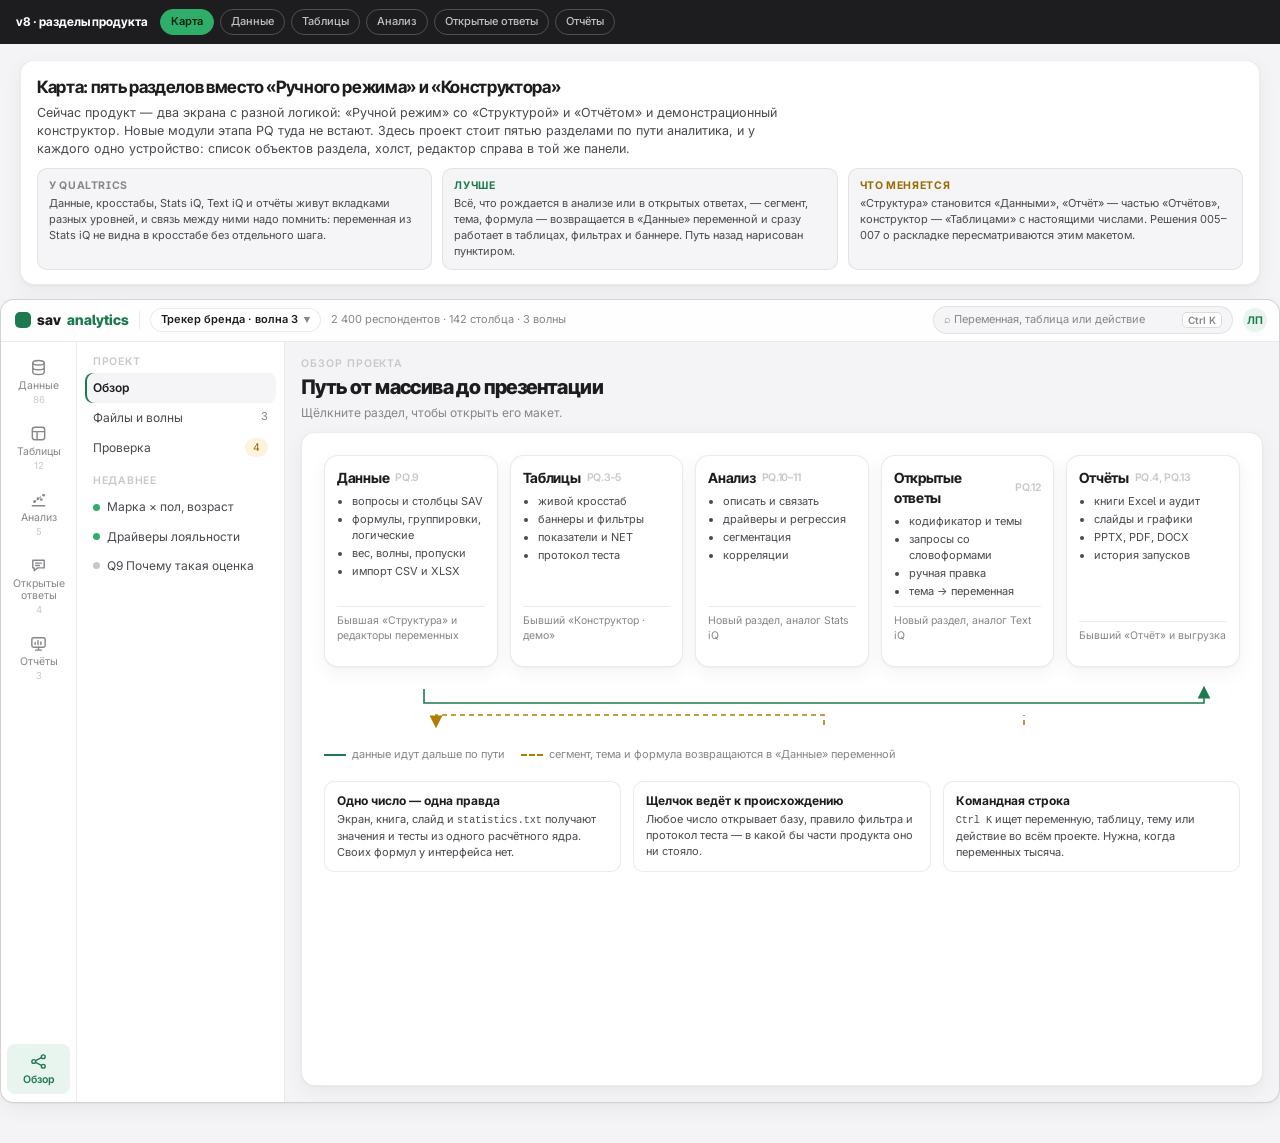
<file: src/sav_analytics/static/prototypes/v8-product-map.html>
<!doctype html>
<html lang="ru">
<head>
<meta charset="utf-8" />
<meta name="viewport" content="width=device-width, initial-scale=1" />
<title>sav-analytics — макет v8: разделы под весь объём Qualtrics</title>
<link rel="preconnect" href="https://fonts.googleapis.com" />
<link rel="preconnect" href="https://fonts.gstatic.com" crossorigin />
<link href="https://fonts.googleapis.com/css2?family=Inter+Tight:wght@600;700;800&family=Inter:wght@400;500;600&display=swap" rel="stylesheet" />
<style>
/* ================================================================
   Макет v8 — карта разделов продукта.

   v6 и v7 решали раскладку внутри нынешней оболочки: «Ручной режим»
   с разделами «Структура» и «Отчёт» и отдельный демонстрационный
   конструктор. Решение 009 расширило ориентир до всего аналитического
   объёма Qualtrics — данные с формулами, таблицы, анализ связей и
   драйверов, открытые ответы, графики и презентации, — и нынешняя
   оболочка его не вмещает. Этот макет отвечает на вопрос, какими
   разделами продукт стоит и как они связаны.

   Устройство общее для всех разделов:
   - рельс разделов проекта слева — пять модулей и история;
   - внутри раздела список его объектов: таблицы, карточки, темы, слайды;
   - холст с главным объектом раздела;
   - редактор — правая часть той же панели, как в решении 006.

   Токены те же, что в styles.css. Данные вымышленные.
   ================================================================ */
:root{
  --c-bg:#f4f4f6; --c-surface:#fff; --c-surface-soft:#f5f5f7;
  --c-border:rgba(0,0,0,.08); --c-border-strong:rgba(0,0,0,.14);
  --c-ink:#1d1d1f; --c-ink-2:#494950; --c-ink-3:#86868b; --c-ink-4:#c7c7cc;
  --c-brand:#1d7a4f; --c-brand-hover:#166341; --c-brand-2:#2eae68; --c-brand-tint:#e8f4ee;
  --c-danger:#d64545; --c-danger-tint:#fbecec; --c-warn-ink:#9a6b00; --c-warn-tint:#fdf4dd;
  --pos:#17724a; --neg:#ae382b; --bar-fill:#cfe3d8;

  --r-1:7px; --r-2:10px; --r-3:14px; --r-pill:100px;
  --t-micro:10.5px; --t-xs:11px; --t-sm:12px; --t-base:12.5px;
  --t-md:14px; --t-lg:17px; --t-xl:20px; --t-2xl:26px;

  --font-display:"Inter Tight",-apple-system,"SF Pro Display",Inter,sans-serif;
  --font-body:Inter,-apple-system,"SF Pro Text","Segoe UI",sans-serif;
  --font-mono:"SF Mono",Menlo,Consolas,monospace;

  --bar:42px; --rail:76px; --side:208px; --insp:clamp(300px,31%,400px);

  --shadow-card:0 1px 2px rgba(0,0,0,.04),0 6px 20px rgba(0,0,0,.05);
  --shadow-pop:0 2px 8px rgba(0,0,0,.06),0 16px 48px rgba(0,0,0,.12);
}
*{box-sizing:border-box;}
[hidden]{display:none!important;}
body{margin:0;background:var(--c-bg);color:var(--c-ink);font:var(--t-base)/1.45 var(--font-body);
     -webkit-font-smoothing:antialiased;font-feature-settings:"cv05","cv08";}
h1,h2,h3,h4{margin:0;font-family:var(--font-display);letter-spacing:-.02em;}
button,input,select{font:inherit;color:inherit;}
code,.mono{font-family:var(--font-mono);font-size:.92em;}
.num{font-variant-numeric:tabular-nums;}

/* ---------------- переключатель (вне продукта) ---------------- */
.switch{position:sticky;top:0;z-index:60;display:flex;align-items:center;gap:6px;flex-wrap:wrap;
        padding:9px 16px;background:#1d1d1f;color:#fff;}
.switch b{font-family:var(--font-display);font-size:var(--t-sm);margin-right:6px;}
.switch button{padding:4px 10px;border-radius:var(--r-pill);border:1px solid rgba(255,255,255,.22);
        background:transparent;color:rgba(255,255,255,.72);font-size:var(--t-xs);font-weight:500;cursor:pointer;}
.switch button:hover{color:#fff;border-color:rgba(255,255,255,.45);}
.switch button[aria-pressed="true"]{background:var(--c-brand-2);border-color:var(--c-brand-2);color:#08210f;font-weight:600;}

/* ---------------- пояснение к виду (вне продукта) ---------------- */
.explain{padding:16px 20px 0;max-width:1460px;margin:0 auto;}
.explain-card{background:var(--c-surface);border:1px solid var(--c-border);border-radius:var(--r-3);
        padding:14px 16px;box-shadow:var(--shadow-card);}
.explain-card h2{font-size:var(--t-lg);margin-bottom:4px;}
.explain-card > p{margin:0;color:var(--c-ink-2);max-width:96ch;}
.explain-grid{display:grid;grid-template-columns:repeat(auto-fit,minmax(240px,1fr));gap:10px;margin-top:10px;}
.explain-grid div{border:1px solid var(--c-border);border-radius:var(--r-2);padding:9px 11px;background:var(--c-surface-soft);}
.explain-grid p{margin:0;font-size:var(--t-xs);color:var(--c-ink-2);}
.explain-grid strong{display:block;font-size:var(--t-micro);letter-spacing:.06em;text-transform:uppercase;margin-bottom:3px;}
.q strong{color:var(--c-ink-3);} .plus strong{color:var(--c-brand);} .was strong{color:var(--c-warn-ink);}

/* ---------------- хром продукта ---------------- */
.frame{max-width:1460px;margin:14px auto 40px;background:var(--c-bg);border:1px solid var(--c-border-strong);
       border-radius:var(--r-3);overflow:hidden;box-shadow:var(--shadow-card);}
.bar{height:var(--bar);display:flex;align-items:center;gap:10px;padding:0 12px 0 14px;
     background:rgba(255,255,255,.92);border-bottom:1px solid var(--c-border);}
.brand{display:flex;align-items:center;gap:6px;font-family:var(--font-display);font-weight:800;font-size:var(--t-md);}
.brand span{color:var(--c-brand);} .brand i{width:16px;height:16px;border-radius:5px;background:var(--c-brand);}
.bar-sep{width:1px;height:18px;background:var(--c-border);}
.chip-project{display:flex;align-items:center;gap:6px;border:1px solid var(--c-border);background:var(--c-surface);
       border-radius:var(--r-pill);padding:3px 10px;font-size:var(--t-xs);font-weight:600;}
.meta{font-size:var(--t-xs);color:var(--c-ink-3);}
.grow{flex:1;}
.cmdk{display:flex;align-items:center;gap:8px;width:300px;height:28px;padding:0 10px;border-radius:var(--r-pill);
      background:var(--c-surface-soft);border:1px solid var(--c-border);color:var(--c-ink-3);font-size:var(--t-xs);}
.cmdk kbd{margin-left:auto;font:600 10px var(--font-body);padding:1px 5px;border-radius:5px;border:1px solid var(--c-border-strong);background:#fff;}
.avatar{width:24px;height:24px;border-radius:50%;background:var(--c-brand-tint);color:var(--c-brand);
        display:grid;place-items:center;font-size:var(--t-micro);font-weight:700;}

.shell{display:grid;grid-template-columns:var(--rail) var(--side) minmax(0,1fr);height:760px;}
.rail{display:flex;flex-direction:column;gap:2px;padding:8px 0;border-right:1px solid var(--c-border);background:var(--c-surface);}
.rail-item{display:grid;justify-items:center;gap:3px;padding:8px 2px;margin:0 6px;border:0;border-radius:8px;
       background:transparent;color:var(--c-ink-3);font-size:var(--t-micro);line-height:1.15;text-align:center;cursor:pointer;}
.rail-item svg{width:19px;height:19px;}
.rail-item:hover{background:var(--c-surface-soft);color:var(--c-ink-2);}
.rail-item.active{background:var(--c-brand-tint);color:var(--c-brand);font-weight:600;}
.rail-item em{font-style:normal;font-size:9.5px;color:var(--c-ink-4);}
.rail-foot{margin-top:auto;}

.side{border-right:1px solid var(--c-border);background:var(--c-surface);overflow:auto;padding:12px 8px;}
.side h4{font-size:var(--t-micro);letter-spacing:.07em;text-transform:uppercase;color:var(--c-ink-4);
         font-family:var(--font-body);font-weight:600;margin:10px 8px 4px;}
.side h4:first-child{margin-top:0;}
.side-item{display:flex;align-items:center;gap:7px;width:100%;padding:6px 8px;border:0;border-radius:8px;background:transparent;
           text-align:left;font-size:var(--t-sm);color:var(--c-ink-2);cursor:pointer;}
.side-item:hover{background:var(--c-surface-soft);}
.side-item.active{background:var(--c-surface-soft);color:var(--c-ink);font-weight:600;box-shadow:inset 2px 0 0 var(--c-brand);}
.side-item em{margin-left:auto;font-style:normal;font-size:var(--t-xs);color:var(--c-ink-3);}
.side-item.sub{padding-left:22px;font-size:var(--t-xs);}
.side-add{margin:4px 8px;font-size:var(--t-xs);color:var(--c-brand);font-weight:600;}
.dot{width:7px;height:7px;border-radius:50%;background:var(--c-ink-4);flex:none;}
.dot.ok{background:var(--c-brand-2);} .dot.warn{background:#e0a100;}

.main{min-width:0;display:flex;flex-direction:column;padding:14px 16px 16px;gap:10px;overflow:hidden;}
.main-head{display:flex;align-items:flex-end;gap:12px;}
.main-head .eyebrow{margin:0 0 2px;font-size:var(--t-micro);letter-spacing:.09em;text-transform:uppercase;color:var(--c-ink-4);font-weight:600;}
.main-head h1{font-size:var(--t-xl);font-weight:800;letter-spacing:-.03em;}
.main-head .lead{margin:2px 0 0;color:var(--c-ink-3);font-size:var(--t-sm);}

.pane{flex:1;min-height:0;display:grid;grid-template-columns:minmax(0,1fr) var(--insp);background:var(--c-surface);
      border:1px solid var(--c-border);border-radius:var(--r-3);box-shadow:var(--shadow-card);overflow:hidden;}
.pane.full{grid-template-columns:minmax(0,1fr);}
.pane-content{min-width:0;display:flex;flex-direction:column;overflow:hidden;}
.pane-bar{display:flex;align-items:center;gap:8px;min-height:40px;padding:6px 12px;border-bottom:1px solid var(--c-border);flex-wrap:wrap;}
.pane-bar h2{font-size:var(--t-md);font-weight:700;}
.scroll{overflow:auto;min-height:0;flex:1;}

.insp{border-left:1px solid var(--c-border);display:flex;flex-direction:column;min-width:0;background:var(--c-surface);}
.insp-head{display:flex;align-items:flex-start;gap:8px;padding:11px 13px 9px;border-bottom:1px solid var(--c-border);}
.insp-head .kicker{margin:0;font-size:var(--t-micro);letter-spacing:.08em;text-transform:uppercase;color:var(--c-brand);font-weight:700;}
.insp-head h3{font-size:var(--t-md);}
.insp-body{padding:11px 13px;display:flex;flex-direction:column;gap:10px;overflow:auto;flex:1;}
.insp-foot{display:flex;gap:8px;padding:9px 13px;border-top:1px solid var(--c-border);}

.pill{display:inline-flex;align-items:center;gap:6px;height:26px;padding:0 10px;border:1px solid var(--c-border);
      background:var(--c-surface);border-radius:var(--r-pill);font-size:var(--t-xs);cursor:pointer;white-space:nowrap;}
.pill:hover{border-color:var(--c-border-strong);}
.pill b{font-weight:600;}
.pill .k{color:var(--c-ink-3);}
.pill.on{background:var(--c-brand-tint);border-color:transparent;color:var(--c-brand);font-weight:600;}
.btn{height:28px;padding:0 13px;border-radius:var(--r-pill);border:1px solid transparent;background:var(--c-brand);
     color:#fff;font-size:var(--t-xs);font-weight:600;cursor:pointer;white-space:nowrap;}
.btn.ghost{background:var(--c-surface);color:var(--c-ink);border-color:var(--c-border);}
.btn.off{opacity:.5;cursor:not-allowed;}
.chip{display:inline-flex;align-items:center;gap:4px;padding:1px 7px;border-radius:var(--r-pill);
      background:var(--c-surface-soft);border:1px solid var(--c-border);font-size:var(--t-micro);color:var(--c-ink-2);white-space:nowrap;}
.chip.brand{background:var(--c-brand-tint);border-color:transparent;color:var(--c-brand);}
.chip.warn{background:var(--c-warn-tint);border-color:transparent;color:var(--c-warn-ink);}
.chip.dark{background:var(--c-ink);border-color:transparent;color:#fff;}
.muted{color:var(--c-ink-3);}
.small{font-size:var(--t-xs);}
.better{border:1px dashed rgba(29,122,79,.35);background:#f6fbf8;border-radius:var(--r-2);padding:8px 10px;font-size:var(--t-xs);color:var(--c-ink-2);}
.better b{color:var(--c-brand);}
.field{display:grid;gap:4px;font-size:var(--t-xs);color:var(--c-ink-3);}
.field .control{border:1px solid var(--c-border);border-radius:8px;padding:6px 9px;color:var(--c-ink);background:var(--c-surface);font-size:var(--t-sm);}
.grp{display:flex;flex-direction:column;gap:5px;}
.grp-cap{display:flex;align-items:baseline;gap:6px;}
.grp-cap strong{font-size:var(--t-sm);}
.grp-cap small{color:var(--c-ink-3);font-size:var(--t-xs);}
.seg{display:inline-flex;border:1px solid var(--c-border);border-radius:var(--r-pill);padding:2px;gap:2px;}
.seg span{padding:2px 9px;border-radius:var(--r-pill);font-size:var(--t-xs);color:var(--c-ink-3);}
.seg span.on{background:var(--c-ink);color:#fff;font-weight:600;}

/* ---------------- таблицы списков ---------------- */
table.list{width:100%;border-collapse:collapse;font-size:var(--t-sm);}
table.list th{position:sticky;top:0;background:var(--c-surface);text-align:left;font-weight:600;font-size:var(--t-xs);color:var(--c-ink-3);
      padding:7px 10px;border-bottom:1px solid var(--c-border);}
table.list td{padding:7px 10px;border-bottom:1px solid var(--c-border);vertical-align:middle;}
table.list tr.sel td{background:#f3f8f5;}
table.list tr.sel td:first-child{box-shadow:inset 2px 0 0 var(--c-brand);}
table.list td.r,table.list th.r{text-align:right;}

/* ---------------- карта ---------------- */
.map{padding:22px;display:grid;gap:18px;overflow:auto;}
.flow{display:grid;grid-template-columns:repeat(5,minmax(0,1fr));gap:12px;position:relative;}
.node{background:var(--c-surface);border:1px solid var(--c-border);border-radius:var(--r-3);padding:12px;box-shadow:var(--shadow-card);
      display:flex;flex-direction:column;gap:6px;cursor:pointer;}
.node:hover{border-color:var(--c-brand);}
.node h3{font-size:var(--t-md);display:flex;align-items:center;gap:6px;}
.node h3 i{font-style:normal;font-family:var(--font-body);font-size:var(--t-micro);color:var(--c-ink-4);font-weight:600;}
.node ul{margin:0;padding-left:15px;font-size:var(--t-xs);color:var(--c-ink-2);display:grid;gap:2px;}
.node .q{font-size:var(--t-micro);color:var(--c-ink-3);border-top:1px solid var(--c-border);padding-top:6px;margin-top:auto;}
.arrows{height:44px;}
.legend-row{display:flex;gap:16px;flex-wrap:wrap;font-size:var(--t-xs);color:var(--c-ink-3);}
.legend-row span{display:inline-flex;align-items:center;gap:6px;}
.legend-row i{display:inline-block;width:22px;height:0;border-top:2px solid var(--c-brand);}
.legend-row i.back{border-top:2px dashed #b07d00;}
.cross{display:grid;grid-template-columns:repeat(3,minmax(0,1fr));gap:12px;}
.cross div{background:var(--c-surface);border:1px solid var(--c-border);border-radius:var(--r-2);padding:10px 12px;font-size:var(--t-xs);color:var(--c-ink-2);}
.cross strong{display:block;font-size:var(--t-sm);color:var(--c-ink);margin-bottom:3px;}

/* ---------------- формула ---------------- */
.formula{font-family:var(--font-mono);font-size:12.5px;line-height:1.7;border:1px solid var(--c-border-strong);border-radius:9px;padding:8px 10px;background:#fcfcfd;}
.formula .fn{color:#6a3fb5;font-weight:600;} .formula .var{color:var(--c-brand);font-weight:600;} .formula .kw{color:#b0521b;font-weight:600;}
.fn-palette{display:flex;flex-wrap:wrap;gap:4px;}
.fn-palette span{font-family:var(--font-mono);font-size:10.5px;padding:2px 7px;border-radius:6px;background:var(--c-surface-soft);border:1px solid var(--c-border);}
.empties{display:grid;gap:3px;font-size:var(--t-xs);}
.empties div{display:grid;grid-template-columns:1fr auto;gap:8px;padding:4px 8px;border-radius:6px;background:var(--c-surface-soft);}
.hist{display:flex;align-items:flex-end;gap:3px;height:54px;padding:4px 2px;border-bottom:1px solid var(--c-border);}
.hist span{flex:1;background:var(--bar-fill);border-radius:2px 2px 0 0;}

/* ---------------- кросстаб ---------------- */
.xt{border-collapse:collapse;font-size:var(--t-sm);min-width:100%;}
.xt th,.xt td{padding:6px 10px;border-bottom:1px solid var(--c-border);white-space:nowrap;}
.xt thead th{font-weight:600;font-size:var(--t-xs);color:var(--c-ink-2);background:var(--c-surface);text-align:right;}
.xt thead tr.blk th{font-size:var(--t-micro);letter-spacing:.07em;text-transform:uppercase;color:var(--c-ink-4);text-align:center;border-bottom:0;padding-bottom:0;}
.xt thead tr.let th{color:var(--c-ink-4);font-weight:500;padding-top:0;}
.xt th:first-child,.xt td:first-child{text-align:left;position:sticky;left:0;background:var(--c-surface);min-width:210px;}
.xt td{text-align:right;font-variant-numeric:tabular-nums;}
.xt .sepl{border-left:1px solid var(--c-border);}
.xt tr.base td{color:var(--c-ink-3);font-size:var(--t-xs);background:var(--c-surface-soft);}
.xt tr.base td:first-child{background:var(--c-surface-soft);}
.xt tr.net td{background:#fafbfa;font-weight:600;}
.xt tr.net td:first-child{background:#fafbfa;}
.xt sup{font-size:9.5px;font-weight:700;color:var(--pos);margin-left:2px;letter-spacing:.02em;}
.xt .hi{color:var(--pos);font-weight:700;} .xt .lo{color:var(--neg);font-weight:700;}
.xt td.pick{outline:2px solid var(--c-brand);outline-offset:-2px;background:#f3f8f5;border-radius:4px;}
.xt .bar-cell{position:relative;}
.proto{font-family:var(--font-mono);font-size:11px;line-height:1.55;white-space:pre-wrap;background:#fbfbfc;border:1px solid var(--c-border);border-radius:9px;padding:9px 10px;color:var(--c-ink-2);}
.proto b{color:var(--c-ink);}
.scope{display:grid;gap:4px;}
.scope label{display:flex;align-items:center;gap:8px;padding:6px 9px;border:1px solid var(--c-border);border-radius:9px;font-size:var(--t-xs);}
.scope label.on{border-color:var(--c-brand);background:#f6fbf8;}
.scope em{margin-left:auto;font-style:normal;color:var(--c-ink-3);}

/* ---------------- анализ ---------------- */
.cards{display:grid;grid-template-columns:repeat(2,minmax(0,1fr));gap:10px;padding:12px;overflow:auto;align-content:start;}
.card{border:1px solid var(--c-border);border-radius:var(--r-2);padding:10px 12px;display:flex;flex-direction:column;gap:7px;background:var(--c-surface);}
.card.sel{border-color:var(--c-brand);box-shadow:0 0 0 3px rgba(46,174,104,.12);}
.card.faded{background:#fcfcfc;}
.card-head{display:flex;align-items:center;gap:6px;}
.card-head .type{font-size:var(--t-micro);letter-spacing:.07em;text-transform:uppercase;color:var(--c-ink-4);font-weight:600;}
.card h3{font-size:var(--t-md);}
.card .say{font-size:var(--t-sm);color:var(--c-ink-2);}
.card.faded .say{color:var(--c-ink-3);}
.stats{display:flex;flex-wrap:wrap;gap:4px 12px;font-size:var(--t-xs);color:var(--c-ink-3);}
.stats b{color:var(--c-ink);font-variant-numeric:tabular-nums;font-weight:600;}
.stats s{color:var(--c-ink-4);}
.stack{display:grid;gap:4px;}
.stack div{display:grid;grid-template-columns:62px 1fr;gap:8px;align-items:center;font-size:var(--t-xs);color:var(--c-ink-3);}
.stack .row{display:flex;height:12px;border-radius:3px;overflow:hidden;}
.stack .row span:nth-child(1){background:#1d7a4f;} .stack .row span:nth-child(2){background:#5fb38a;}
.stack .row span:nth-child(3){background:#a9d6be;} .stack .row span:nth-child(4){background:#dfe7e2;}
.imp{display:grid;gap:5px;}
.imp div{display:grid;grid-template-columns:92px 1fr 34px;gap:8px;align-items:center;font-size:var(--t-xs);}
.imp .track{height:10px;background:var(--c-surface-soft);border-radius:3px;overflow:hidden;}
.imp .track span{display:block;height:100%;background:var(--c-brand);border-radius:3px;}
.imp em{font-style:normal;text-align:right;font-variant-numeric:tabular-nums;color:var(--c-ink-2);}

/* ---------------- открытые ответы ---------------- */
.tree .side-item .n{margin-left:auto;font-size:var(--t-xs);color:var(--c-ink-3);font-variant-numeric:tabular-nums;}
.answers{display:grid;}
.answer{display:grid;grid-template-columns:52px minmax(0,1fr);gap:10px;padding:9px 12px;border-bottom:1px solid var(--c-border);}
.answer .id{font-size:var(--t-micro);color:var(--c-ink-4);font-variant-numeric:tabular-nums;padding-top:2px;}
.answer p{margin:0 0 5px;font-size:var(--t-sm);}
.answer mark{background:#fff0bf;border-radius:3px;padding:0 1px;}
.answer .tags{display:flex;gap:4px;flex-wrap:wrap;}
.tag{display:inline-flex;align-items:center;gap:4px;padding:1px 7px;border-radius:var(--r-pill);font-size:var(--t-micro);background:var(--c-brand-tint);color:var(--c-brand);}
.tag i{font-style:normal;color:rgba(29,122,79,.6);}
.tag.manual{background:#eef0fb;color:#3d4aa8;} .tag.manual i{color:rgba(61,74,168,.6);}
.forms{display:flex;flex-wrap:wrap;gap:4px;}
.forms span{font-size:10.5px;padding:1px 6px;border-radius:5px;background:#fff6d9;border:1px solid #f2e3b0;}

/* ---------------- отчёты ---------------- */
.slides{display:grid;gap:6px;padding:0 4px;}
.thumb{border:1px solid var(--c-border);border-radius:7px;aspect-ratio:16/9;background:#fff;padding:6px;display:flex;flex-direction:column;gap:3px;cursor:pointer;}
.thumb.active{border-color:var(--c-brand);box-shadow:0 0 0 2px rgba(46,174,104,.2);}
.thumb b{font-size:9px;line-height:1.2;}
.thumb i{flex:1;background:linear-gradient(90deg,var(--bar-fill) 0 22%,transparent 22% 28%,var(--bar-fill) 28% 58%,transparent 58% 64%,var(--bar-fill) 64% 80%,transparent 80%);
         background-size:100% 60%;background-repeat:no-repeat;background-position:bottom;border-bottom:1px solid var(--c-border);}
.thumb-cap{font-size:var(--t-micro);color:var(--c-ink-3);display:flex;gap:4px;}
.stage{background:var(--c-surface-soft);display:grid;place-items:center;padding:18px;overflow:auto;}
.slide{width:min(100%,760px);aspect-ratio:16/9;background:#fff;border-radius:6px;box-shadow:var(--shadow-pop);padding:26px 30px 16px;display:flex;flex-direction:column;gap:10px;}
.slide h2{font-size:22px;letter-spacing:-.03em;}
.slide .sub{font-size:var(--t-sm);color:var(--c-ink-3);margin-top:-6px;}
.slide svg{flex:1;min-height:0;}
.foot{font-size:10px;color:var(--c-ink-3);border-top:1px solid var(--c-border);padding-top:6px;display:flex;justify-content:space-between;gap:10px;}
.runs{display:grid;gap:4px;padding:0 4px;}
.run{font-size:var(--t-xs);display:grid;grid-template-columns:auto 1fr;gap:1px 6px;padding:5px 6px;border-radius:7px;}
.run:hover{background:var(--c-surface-soft);}
.run small{grid-column:2;color:var(--c-ink-3);}
</style>
</head>
<body>

<div class="switch" role="toolbar" aria-label="Вид макета">
  <b>v8 · разделы продукта</b>
  <button type="button" data-view="map" aria-pressed="true">Карта</button>
  <button type="button" data-view="data" aria-pressed="false">Данные</button>
  <button type="button" data-view="tables" aria-pressed="false">Таблицы</button>
  <button type="button" data-view="analysis" aria-pressed="false">Анализ</button>
  <button type="button" data-view="text" aria-pressed="false">Открытые ответы</button>
  <button type="button" data-view="reports" aria-pressed="false">Отчёты</button>
</div>

<!-- ================================================================ ПОЯСНЕНИЯ -->
<div class="explain">
  <section class="explain-card" data-explain="map">
    <h2>Карта: пять разделов вместо «Ручного режима» и «Конструктора»</h2>
    <p>Сейчас продукт — два экрана с разной логикой: «Ручной режим» со «Структурой» и «Отчётом» и демонстрационный конструктор. Новые модули этапа PQ туда не встают. Здесь проект стоит пятью разделами по пути аналитика, и у каждого одно устройство: список объектов раздела, холст, редактор справа в той же панели.</p>
    <div class="explain-grid">
      <div class="q"><strong>У Qualtrics</strong><p>Данные, кросстабы, Stats iQ, Text iQ и отчёты живут вкладками разных уровней, и связь между ними надо помнить: переменная из Stats iQ не видна в кросстабе без отдельного шага.</p></div>
      <div class="plus"><strong>Лучше</strong><p>Всё, что рождается в анализе или в открытых ответах, — сегмент, тема, формула — возвращается в «Данные» переменной и сразу работает в таблицах, фильтрах и баннере. Путь назад нарисован пунктиром.</p></div>
      <div class="was"><strong>Что меняется</strong><p>«Структура» становится «Данными», «Отчёт» — частью «Отчётов», конструктор — «Таблицами» с настоящими числами. Решения 005–007 о раскладке пересматриваются этим макетом.</p></div>
    </div>
  </section>
  <section class="explain-card" data-explain="data" hidden>
    <h2>Данные: вопросы, производные переменные, вес и волны в одном разделе</h2>
    <p>Бывшая «Структура» плюс всё, что создаёт переменные: формулы, группировки, логические переменные, вес, волны и просмотр строк массива. Открыта формула индекса удовлетворённости.</p>
    <div class="explain-grid">
      <div class="q"><strong>У Qualtrics</strong><p>Формула — только арифметика: ни условий, ни среднего по нескольким полям, multiple на вход не принимается.</p></div>
      <div class="plus"><strong>Лучше</strong><p>Функции по полям и условия. До сохранения видно, у скольких результат пуст и из-за какого поля, — как база после шага условия в фильтре.</p></div>
      <div class="was"><strong>Что меняется</strong><p>Вопросы и столбцы SAV — первые пункты списка раздела, редактор вопроса остаётся справа. Сегменты из анализа и темы из открытых ответов видны здесь с меткой источника.</p></div>
    </div>
  </section>
  <section class="explain-card" data-explain="tables" hidden>
    <h2>Таблицы: библиотека таблиц и живой кросстаб с протоколом за буквой</h2>
    <p>Конструктор перестаёт быть демонстрацией и становится разделом. Слева таблицы проекта, баннеры и фильтры, в центре пересчитываемая таблица, справа протокол теста выбранной ячейки и выгрузка трёх объёмов.</p>
    <div class="explain-grid">
      <div class="q"><strong>У Qualtrics</strong><p>Много кросстабов в проекте, буквы значимости, выгрузка таблицы, кросстаба или всех. За буквой нет ни p-value, ни базы теста.</p></div>
      <div class="plus"><strong>Лучше</strong><p>Щелчок по ячейке показывает протокол тем же текстом, что примечание в книге и <code>statistics.txt</code>: метод, p-value, скорректированный α, <code>n_eff</code>, интервал.</p></div>
      <div class="was"><strong>Что меняется</strong><p>Полоса параметров из решения 007 поднята над таблицей: при живом расчёте её читают перед числами. Баннеры и фильтры из поповера «Отчёта» стали объектами раздела.</p></div>
    </div>
  </section>
  <section class="explain-card" data-explain="analysis" hidden>
    <h2>Анализ: карточки связей, драйверы и сегменты в рабочей области</h2>
    <p>Аналог Stats iQ. Карточка — один вопрос к данным: как распределено, связано ли, что влияет. Выбор теста делает сервер по типам переменных, вывод формулируется шаблоном, без языковой модели.</p>
    <div class="explain-grid">
      <div class="q"><strong>У Qualtrics</strong><p>Relate сам выбирает тест и считает размер эффекта. О ложной значимости среди многих карточек только предупреждает. Регрессия молча заполняет пропуски медианой.</p></div>
      <div class="plus"><strong>Лучше</strong><p>Контроль ложных открытий Benjamini–Hochberg по всем карточкам области: вторая карточка значима сама по себе, но не проходит контроль и показана бледной. У драйверов пропуски — явный выбор с базой до и после.</p></div>
      <div class="was"><strong>Что меняется</strong><p>Новый раздел. Лист <code>Correlations</code> и общие тесты таблицы используют те же функции. Сегмент сохраняется переменной в «Данные».</p></div>
    </div>
  </section>
  <section class="explain-card" data-explain="text" hidden>
    <h2>Открытые ответы: кодификатор, темы по запросам и ручная правка</h2>
    <p>Аналог Text iQ, работающий локально. Тема задаётся запросом со словоформами, правится вручную и становится переменной multiple-response.</p>
    <div class="explain-grid">
      <div class="q"><strong>У Qualtrics</strong><p>Темы вручную, рекомендованные и по запросам, иерархия, тональность, лемматизация.</p></div>
      <div class="plus"><strong>Лучше</strong><p>У каждой отметки видно, запрос или человек её поставил; повторный запуск на новой волне даёт тот же результат. Тональность выключена, пока словарь не проверен на размеченной выборке.</p></div>
      <div class="was"><strong>Что меняется</strong><p>Новый раздел. Сейчас <code>open_text</code> только исключается из отчёта. Данные не уходят во внешние AI-сервисы.</p></div>
    </div>
  </section>
  <section class="explain-card" data-explain="reports" hidden>
    <h2>Отчёты: книги Excel, презентации и история запусков</h2>
    <p>Сюда переезжает нынешний «Отчёт» — настройки книги, preflight и сборка — и добавляются слайды из таблиц и карточек с выгрузкой в PPTX, PDF и DOCX. Внизу списка — история запусков.</p>
    <div class="explain-grid">
      <div class="q"><strong>У Qualtrics</strong><p>Страницы из визуализаций, выгрузка в PDF, Word, PowerPoint и CSV, публичная живая ссылка, рассылка по расписанию.</p></div>
      <div class="plus"><strong>Лучше</strong><p>На слайде база и значимость теми же знаками, что в книге, и сноска с методом. Любая выгрузка попадает в историю с листом «Параметры» и воспроизводима.</p></div>
      <div class="was"><strong>Что меняется</strong><p>Раздел «Отчёт» становится книгой в списке. Публикация ссылкой видна, но выключена до авторизации P4.</p></div>
    </div>
  </section>
</div>

<!-- ================================================================ ПРОДУКТ -->
<div class="frame">
  <header class="bar">
    <span class="brand"><i></i>sav<span>analytics</span></span>
    <div class="bar-sep"></div>
    <span class="chip-project">Трекер бренда · волна 3 <span class="muted">▾</span></span>
    <span class="meta">2 400 респондентов · 142 столбца · 3 волны</span>
    <div class="grow"></div>
    <span class="cmdk">⌕ Переменная, таблица или действие <kbd>Ctrl K</kbd></span>
    <span class="avatar">ЛП</span>
  </header>

  <div class="shell">
    <nav class="rail" aria-label="Разделы проекта">
      <button class="rail-item" data-view="data" type="button"><svg viewBox="0 0 20 20" fill="none"><ellipse cx="10" cy="5" rx="6" ry="2.4" stroke="currentColor" stroke-width="1.5"/><path d="M4 5v10c0 1.3 2.7 2.4 6 2.4s6-1.1 6-2.4V5M4 10c0 1.3 2.7 2.4 6 2.4s6-1.1 6-2.4" stroke="currentColor" stroke-width="1.5"/></svg><span>Данные</span><em>86</em></button>
      <button class="rail-item" data-view="tables" type="button"><svg viewBox="0 0 20 20" fill="none"><rect x="3.5" y="3.5" width="13" height="13" rx="2.5" stroke="currentColor" stroke-width="1.5"/><path d="M3.5 8h13M8.5 8v8.5" stroke="currentColor" stroke-width="1.5"/></svg><span>Таблицы</span><em>12</em></button>
      <button class="rail-item" data-view="analysis" type="button"><svg viewBox="0 0 20 20" fill="none"><path d="M3.5 16.5h13" stroke="currentColor" stroke-width="1.5" stroke-linecap="round"/><circle cx="6" cy="12" r="1.4" fill="currentColor"/><circle cx="9.5" cy="9" r="1.4" fill="currentColor"/><circle cx="13" cy="10" r="1.4" fill="currentColor"/><circle cx="15.5" cy="5.5" r="1.4" fill="currentColor"/><path d="M5 13.5 16 4" stroke="currentColor" stroke-width="1.2" stroke-dasharray="2 2"/></svg><span>Анализ</span><em>5</em></button>
      <button class="rail-item" data-view="text" type="button"><svg viewBox="0 0 20 20" fill="none"><path d="M4 4.5h12v8H9l-3.5 3v-3H4z" stroke="currentColor" stroke-width="1.5" stroke-linejoin="round"/><path d="M7 7.5h6M7 10h4" stroke="currentColor" stroke-width="1.5" stroke-linecap="round"/></svg><span>Открытые ответы</span><em>4</em></button>
      <button class="rail-item" data-view="reports" type="button"><svg viewBox="0 0 20 20" fill="none"><rect x="3" y="4" width="14" height="10" rx="1.8" stroke="currentColor" stroke-width="1.5"/><path d="M10 14v3M7 17h6M6.5 11V9M9.5 11V7M12.5 11V8.5" stroke="currentColor" stroke-width="1.5" stroke-linecap="round"/></svg><span>Отчёты</span><em>3</em></button>
      <button class="rail-item rail-foot" data-view="map" type="button"><svg viewBox="0 0 20 20" fill="none"><circle cx="5" cy="10" r="2" stroke="currentColor" stroke-width="1.5"/><circle cx="15" cy="5" r="2" stroke="currentColor" stroke-width="1.5"/><circle cx="15" cy="15" r="2" stroke="currentColor" stroke-width="1.5"/><path d="M7 9l6-3M7 11l6 3" stroke="currentColor" stroke-width="1.5"/></svg><span>Обзор</span></button>
    </nav>

    <!-- ============================================================ КАРТА -->
    <aside class="side" data-side="map">
      <h4>Проект</h4>
      <button class="side-item active" type="button">Обзор</button>
      <button class="side-item" type="button">Файлы и волны <em>3</em></button>
      <button class="side-item" type="button">Проверка <em><span class="chip warn">4</span></em></button>
      <h4>Недавнее</h4>
      <button class="side-item" type="button"><span class="dot ok"></span>Марка × пол, возраст</button>
      <button class="side-item" type="button"><span class="dot ok"></span>Драйверы лояльности</button>
      <button class="side-item" type="button"><span class="dot"></span>Q9 Почему такая оценка</button>
    </aside>
    <main class="main" data-main="map">
      <div class="main-head"><div><p class="eyebrow">Обзор проекта</p><h1>Путь от массива до презентации</h1><p class="lead">Щёлкните раздел, чтобы открыть его макет.</p></div></div>
      <div class="pane full"><div class="pane-content"><div class="map">
        <div class="flow">
          <div class="node" data-go="data"><h3>Данные <i>PQ.9</i></h3><ul><li>вопросы и столбцы SAV</li><li>формулы, группировки, логические</li><li>вес, волны, пропуски</li><li>импорт CSV и XLSX</li></ul><p class="q">Бывшая «Структура» и редакторы переменных</p></div>
          <div class="node" data-go="tables"><h3>Таблицы <i>PQ.3–5</i></h3><ul><li>живой кросстаб</li><li>баннеры и фильтры</li><li>показатели и NET</li><li>протокол теста</li></ul><p class="q">Бывший «Конструктор · демо»</p></div>
          <div class="node" data-go="analysis"><h3>Анализ <i>PQ.10–11</i></h3><ul><li>описать и связать</li><li>драйверы и регрессия</li><li>сегментация</li><li>корреляции</li></ul><p class="q">Новый раздел, аналог Stats iQ</p></div>
          <div class="node" data-go="text"><h3>Открытые ответы <i>PQ.12</i></h3><ul><li>кодификатор и темы</li><li>запросы со словоформами</li><li>ручная правка</li><li>тема → переменная</li></ul><p class="q">Новый раздел, аналог Text iQ</p></div>
          <div class="node" data-go="reports"><h3>Отчёты <i>PQ.4, PQ.13</i></h3><ul><li>книги Excel и аудит</li><li>слайды и графики</li><li>PPTX, PDF, DOCX</li><li>история запусков</li></ul><p class="q">Бывший «Отчёт» и выгрузка</p></div>
        </div>
        <svg class="arrows" viewBox="0 0 1000 44" preserveAspectRatio="none" aria-hidden="true">
          <defs><marker id="ah" markerWidth="8" markerHeight="8" refX="6" refY="4" orient="auto"><path d="M0 0L8 4L0 8z" fill="#1d7a4f"/></marker>
          <marker id="ab" markerWidth="8" markerHeight="8" refX="6" refY="4" orient="auto"><path d="M0 0L8 4L0 8z" fill="#b07d00"/></marker></defs>
          <path d="M100 4 V18 H880 V4" fill="none" stroke="#1d7a4f" stroke-width="1.6" marker-end="url(#ah)"/>
          <path d="M500 40 V30 H112 V40" fill="none" stroke="#b07d00" stroke-width="1.6" stroke-dasharray="5 4" marker-end="url(#ab)"/>
          <path d="M700 40 V30" fill="none" stroke="#b07d00" stroke-width="1.6" stroke-dasharray="5 4"/>
        </svg>
        <div class="legend-row"><span><i></i>данные идут дальше по пути</span><span><i class="back"></i>сегмент, тема и формула возвращаются в «Данные» переменной</span></div>
        <div class="cross">
          <div><strong>Одно число — одна правда</strong>Экран, книга, слайд и <code>statistics.txt</code> получают значения и тесты из одного расчётного ядра. Своих формул у интерфейса нет.</div>
          <div><strong>Щелчок ведёт к происхождению</strong>Любое число открывает базу, правило фильтра и протокол теста — в какой бы части продукта оно ни стояло.</div>
          <div><strong>Командная строка</strong><code>Ctrl K</code> ищет переменную, таблицу, тему или действие во всём проекте. Нужна, когда переменных тысяча.</div>
        </div>
      </div></div></div>
    </main>

    <!-- ============================================================ ДАННЫЕ -->
    <aside class="side" data-side="data" hidden>
      <h4>Массив</h4>
      <button class="side-item" type="button">Вопросы <em>86</em></button>
      <button class="side-item" type="button">Столбцы SAV <em>142</em></button>
      <button class="side-item" type="button">Строки массива</button>
      <h4>Производные</h4>
      <button class="side-item active" type="button">Все производные <em>6</em></button>
      <button class="side-item sub" type="button">Формулы <em>1</em></button>
      <button class="side-item sub" type="button">Группировки <em>2</em></button>
      <button class="side-item sub" type="button">Логические <em>1</em></button>
      <button class="side-item sub" type="button">Из анализа и текста <em>2</em></button>
      <h4>Выборка</h4>
      <button class="side-item" type="button">Вес <em>w_final</em></button>
      <button class="side-item" type="button">Волны <em>3</em></button>
      <button class="side-item" type="button">Пропуски по анкете <em>2</em></button>
    </aside>
    <main class="main" data-main="data" hidden>
      <div class="main-head"><div><p class="eyebrow">Данные</p><h1>Производные переменные</h1><p class="lead">Всё, что создано поверх исходного SAV. Исходный файл не меняется.</p></div>
        <div class="grow"></div><span class="pill">+ Формула</span><span class="pill">+ Группировка</span><span class="pill">+ Логическая</span></div>
      <div class="pane">
        <div class="pane-content">
          <div class="pane-bar"><h2>Производные</h2><span class="muted small">6</span><div class="grow"></div><span class="pill"><span class="k">Вид</span> <b>все</b></span></div>
          <div class="scroll"><table class="list">
            <thead><tr><th>Код</th><th>Название</th><th>Вид</th><th>Из чего</th><th class="r">База</th><th>Где используется</th></tr></thead>
            <tbody>
              <tr class="sel"><td><code>CSI</code></td><td>Индекс удовлетворённости</td><td><span class="chip">формула</span></td><td class="small muted">Q5_1 … Q5_6, Q1</td><td class="r num">2 186</td><td class="small">2 таблицы, драйверы</td></tr>
              <tr><td><code>AGE_GRP</code></td><td>Возрастные группы</td><td><span class="chip">группировка</span></td><td class="small muted">AGE</td><td class="r num">2 400</td><td class="small">баннер «Демография»</td></tr>
              <tr><td><code>REGION_FD</code></td><td>Федеральный округ</td><td><span class="chip">группировка</span></td><td class="small muted">REGION</td><td class="r num">2 391</td><td class="small">баннер «Регионы»</td></tr>
              <tr><td><code>LOYAL_1</code></td><td>Лояльные первой марке</td><td><span class="chip">логическая</span></td><td class="small muted">Q2, Q7</td><td class="r num">1 012</td><td class="small">фильтр отчёта</td></tr>
              <tr><td><code>SEGMENT</code></td><td>Сегмент, 4 группы</td><td><span class="chip brand">из анализа</span></td><td class="small muted">k-means по 6 шкалам</td><td class="r num">2 186</td><td class="small">баннер «Сегменты»</td></tr>
              <tr><td><code>T_PRICE</code></td><td>Тема: цена</td><td><span class="chip brand">из открытых ответов</span></td><td class="small muted">Q9_open</td><td class="r num">612</td><td class="small">1 таблица</td></tr>
            </tbody>
          </table></div>
        </div>
        <aside class="insp">
          <div class="insp-head"><div><p class="kicker">Формула</p><h3>CSI · Индекс удовлетворённости</h3></div></div>
          <div class="insp-body">
            <div class="grp"><div class="grp-cap"><strong>Выражение</strong></div>
              <div class="formula"><span class="kw">если</span> <span class="var">Q1</span> = «Пользуется сейчас»<br><span class="kw">то</span> <span class="fn">среднее</span>(<span class="var">Q5_1</span> … <span class="var">Q5_6</span>; <span class="kw">не меньше</span> 4)<br><span class="kw">иначе</span> пропуск</div>
              <div class="fn-palette"><span>среднее</span><span>сумма</span><span>мин</span><span>макс</span><span>число выбранных</span><span>если … то</span><span>округлить</span><span>в диапазоне</span></div>
            </div>
            <div class="grp"><div class="grp-cap"><strong>Результат до сохранения</strong><small>по всему массиву</small></div>
              <div class="hist"><span style="height:12%"></span><span style="height:20%"></span><span style="height:34%"></span><span style="height:58%"></span><span style="height:86%"></span><span style="height:100%"></span><span style="height:72%"></span><span style="height:41%"></span><span style="height:22%"></span></div>
              <div class="stats"><span>есть у <b>2 186</b> из 2 400</span><span>среднее <b>7,4</b></span><span>SD <b>1,6</b></span></div>
            </div>
            <div class="grp"><div class="grp-cap"><strong>Почему пусто у 214</strong></div>
              <div class="empties"><div><span>Q1 — не пользуется сейчас</span><b class="num">151</b></div><div><span>ответов по Q5 меньше четырёх</span><b class="num">48</b></div><div><span>Q5_4 пропущен и ответов меньше четырёх</span><b class="num">15</b></div></div>
            </div>
            <div class="better"><b>Лучше Qualtrics:</b> там формула — только арифметика без условий и функций по полям, а причину пустого результата не показывают.</div>
          </div>
          <div class="insp-foot"><button class="btn" type="button">Сохранить</button><button class="btn ghost" type="button">Сохранить как новую</button></div>
        </aside>
      </div>
    </main>

    <!-- ============================================================ ТАБЛИЦЫ -->
    <aside class="side" data-side="tables" hidden>
      <h4>Таблицы</h4>
      <button class="side-item active" type="button"><span class="dot ok"></span>Марка × пол, возраст</button>
      <button class="side-item" type="button"><span class="dot ok"></span>NPS по регионам</button>
      <button class="side-item" type="button"><span class="dot ok"></span>Знание марок по волнам</button>
      <button class="side-item" type="button"><span class="dot warn"></span>CSI по сегментам</button>
      <span class="side-add">+ Новая таблица</span>
      <h4>Баннеры</h4>
      <button class="side-item" type="button">Демография <em>6 кол.</em></button>
      <button class="side-item" type="button">Регионы <em>8 кол.</em></button>
      <button class="side-item" type="button">Сегменты <em>4 кол.</em></button>
      <h4>Фильтры</h4>
      <button class="side-item" type="button">Пользователи категории <em>1 812</em></button>
      <button class="side-item" type="button">Лояльные первой марке <em>1 012</em></button>
    </aside>
    <main class="main" data-main="tables" hidden>
      <div class="main-head"><div><p class="eyebrow">Таблицы</p><h1>Марка × пол, возраст</h1><p class="lead">Пересчитывается при каждой правке. Щёлкните ячейку, чтобы увидеть протокол теста.</p></div>
        <div class="grow"></div><span class="pill">Сохранить в отчёт</span><button class="btn" type="button">Выгрузить</button></div>
      <div class="pane">
        <div class="pane-content">
          <div class="pane-bar">
            <span class="pill"><span class="k">Строки</span> <b>Q3 Какой маркой пользуетесь</b></span>
            <span class="pill"><span class="k">Колонки</span> <b>Демография</b></span>
            <span class="pill"><span class="k">Фильтр</span> <b>Пользователи категории</b></span>
            <span class="pill"><span class="k">Вес</span> <b>w_final</b></span>
            <span class="pill"><span class="k">Ячейки</span> <b>% по колонке · буквы 95%</b></span>
            <span class="pill"><span class="k">Сравнение</span> <b>попарно, Bonferroni</b></span>
          </div>
          <div class="scroll"><table class="xt">
            <thead>
              <tr class="blk"><th></th><th></th><th colspan="2" class="sepl">Пол</th><th colspan="3" class="sepl">Возраст</th></tr>
              <tr><th></th><th>Total</th><th class="sepl">Мужчины</th><th>Женщины</th><th class="sepl">18–34</th><th>35–54</th><th>55+</th></tr>
              <tr class="let"><th></th><th>A</th><th class="sepl">B</th><th>C</th><th class="sepl">D</th><th>E</th><th>F</th></tr>
            </thead>
            <tbody>
              <tr class="base"><td>База, N</td><td>1 812</td><td class="sepl">872</td><td>940</td><td class="sepl">590</td><td>688</td><td>534</td></tr>
              <tr class="base"><td>База, взвеш.</td><td>1 790</td><td class="sepl">861</td><td>929</td><td class="sepl">602</td><td>671</td><td>517</td></tr>
              <tr><td>Первая</td><td>34</td><td class="sepl"><span class="hi">38</span><sup>C</sup></td><td>30</td><td class="sepl pick"><span class="hi">41</span><sup>EF</sup></td><td>33</td><td>27</td></tr>
              <tr><td>Вторая</td><td>22</td><td class="sepl">20</td><td>24<sup>B</sup></td><td class="sepl"><span class="lo">18</span></td><td>23</td><td>26<sup>D</sup></td></tr>
              <tr><td>Третья</td><td>17</td><td class="sepl">16</td><td>18</td><td class="sepl">17</td><td>18</td><td>16</td></tr>
              <tr><td>Не пользуюсь ни одной</td><td>27</td><td class="sepl">26</td><td>28</td><td class="sepl">24</td><td>26</td><td>31<sup>D</sup></td></tr>
              <tr class="net"><td>NET: первая или вторая</td><td>56</td><td class="sepl">58</td><td>54</td><td class="sepl">59<sup>F</sup></td><td>56</td><td>53</td></tr>
              <tr class="base"><td>Индекс «Первая» к Total</td><td>100</td><td class="sepl">112</td><td>88</td><td class="sepl">121</td><td>97</td><td>79</td></tr>
            </tbody>
          </table></div>
        </div>
        <aside class="insp">
          <div class="insp-head"><div><p class="kicker">Ячейка D · «Первая»</p><h3>18–34: 41% — выше E и F</h3></div></div>
          <div class="insp-body">
            <div class="proto"><b>Pairwise: D — 18–34 vs E — 35–54</b>
Метод: z-test, взвешенный, приближённый
Доли: 40,8% vs 33,1%, разница 7,7 п.п.
95% ДИ разницы: [2,5; 12,9]
n_eff: 548 vs 612
p-value=0,0036 · α с Bonferroni 0,0167
Вывод: значимо выше

<b>Pairwise: D — 18–34 vs F — 55+</b>
Доли: 40,8% vs 27,2%, разница 13,6 п.п.
p-value&lt;0,0001 · значимо выше</div>
            <p class="small muted">Тот же текст стоит в примечании ячейки книги и в <code>statistics.txt</code>.</p>
            <div class="grp"><div class="grp-cap"><strong>Выгрузить</strong><small>одним сборщиком, в стиле книги</small></div>
              <div class="scope">
                <label class="on">◉ Эта таблица <em>1 лист</em></label>
                <label>○ Раскладка по всем вопросам <em>86 вопросов</em></label>
                <label>○ Весь отчёт <em>книга + аудит</em></label>
              </div>
            </div>
            <div class="better"><b>Лучше Qualtrics:</b> у них за буквой нет ни p-value, ни базы теста; любая наша выгрузка попадает в историю с листом «Параметры».</div>
          </div>
        </aside>
      </div>
    </main>

    <!-- ============================================================ АНАЛИЗ -->
    <aside class="side" data-side="analysis" hidden>
      <h4>Рабочие области</h4>
      <button class="side-item active" type="button">Драйверы лояльности <em>5</em></button>
      <button class="side-item" type="button">Портрет пользователя <em>8</em></button>
      <span class="side-add">+ Новая область</span>
      <h4>Переменные</h4>
      <button class="side-item" type="button"><span class="chip">кат</span>Q3 Марка</button>
      <button class="side-item" type="button"><span class="chip">кат</span>AGE_GRP Возраст</button>
      <button class="side-item" type="button"><span class="chip">шк</span>Q8 Готовность рекомендовать</button>
      <button class="side-item" type="button"><span class="chip">шк</span>Q5_1 Скорость</button>
      <button class="side-item" type="button"><span class="chip">шк</span>Q5_2 Цена</button>
      <button class="side-item" type="button"><span class="chip">чис</span>INCOME Доход</button>
      <button class="side-item" type="button"><span class="chip">фор</span>CSI Индекс</button>
    </aside>
    <main class="main" data-main="analysis" hidden>
      <div class="main-head"><div><p class="eyebrow">Анализ</p><h1>Драйверы лояльности</h1><p class="lead">Выберите переменные слева и действие. Тест выбирается по типам переменных.</p></div>
        <div class="grow"></div><span class="pill">Описать</span><span class="pill">Связать</span><span class="pill">Драйверы</span><span class="pill">Сегменты</span></div>
      <div class="pane">
        <div class="pane-content">
          <div class="pane-bar"><h2>Карточки</h2><span class="muted small">5</span><div class="grow"></div>
            <span class="chip brand">Контроль ложных открытий: Benjamini–Hochberg, q = 0,05</span><span class="pill"><span class="k">Фильтр</span> <b>Пользователи категории</b></span><span class="pill"><span class="k">Вес</span> <b>w_final</b></span></div>
          <div class="cards">
            <div class="card sel">
              <div class="card-head"><span class="type">Связь · доли</span><div class="grow"></div><span class="chip brand">значимо</span></div>
              <h3>Возраст × марка</h3>
              <p class="say">Первую марку чаще выбирают 18–34 лет, связь слабая.</p>
              <div class="stack">
                <div>18–34<span class="row"><span style="width:41%"></span><span style="width:18%"></span><span style="width:17%"></span><span style="width:24%"></span></span></div>
                <div>35–54<span class="row"><span style="width:33%"></span><span style="width:23%"></span><span style="width:18%"></span><span style="width:26%"></span></span></div>
                <div>55+<span class="row"><span style="width:27%"></span><span style="width:26%"></span><span style="width:16%"></span><span style="width:31%"></span></span></div>
              </div>
              <div class="stats"><span>хи-квадрат Rao–Scott <b>F = 6,1</b></span><span>p <b>0,0003</b></span><span>после BH <b>0,002</b></span><span>V Крамера <b>0,11</b></span></div>
            </div>
            <div class="card faded">
              <div class="card-head"><span class="type">Связь · средние</span><div class="grow"></div><span class="chip warn">не прошла контроль</span></div>
              <h3>Доход × CSI</h3>
              <p class="say">Разница средних есть, но среди пяти карточек она может быть случайной.</p>
              <div class="stats"><span>Welch ANOVA <b>F = 2,8</b></span><span>p <b>0,041</b></span><span>после BH <b>0,21</b></span><span>f Коэна <b>0,06</b></span></div>
            </div>
            <div class="card">
              <div class="card-head"><span class="type">Драйверы · регрессия</span><div class="grow"></div><span class="chip">R² 0,46</span></div>
              <h3>Что влияет на готовность рекомендовать</h3>
              <div class="imp">
                <div>Скорость<span class="track"><span style="width:100%"></span></span><em>31%</em></div>
                <div>Цена<span class="track"><span style="width:77%"></span></span><em>24%</em></div>
                <div>Персонал<span class="track"><span style="width:61%"></span></span><em>19%</em></div>
                <div>Ассортимент<span class="track"><span style="width:48%"></span></span><em>15%</em></div>
                <div>Приложение<span class="track"><span style="width:35%"></span></span><em>11%</em></div>
              </div>
              <div class="stats"><span>относительная важность, Johnson</span><span>пропуски: <b>исключить строку</b></span><span>база <s>2 400</s> → <b>2 186</b></span></div>
            </div>
            <div class="card">
              <div class="card-head"><span class="type">Драйверы · карта</span></div>
              <h3>Важность × оценка</h3>
              <svg viewBox="0 0 300 150" style="width:100%;height:150px" aria-label="Карта важности и оценки">
                <rect x="30" y="8" width="130" height="62" fill="#fbecec"/><rect x="160" y="8" width="130" height="62" fill="#f3f8f5"/>
                <line x1="30" y1="70" x2="290" y2="70" stroke="#c7c7cc" stroke-dasharray="3 3"/><line x1="160" y1="8" x2="160" y2="132" stroke="#c7c7cc" stroke-dasharray="3 3"/>
                <line x1="30" y1="132" x2="290" y2="132" stroke="#86868b"/><line x1="30" y1="8" x2="30" y2="132" stroke="#86868b"/>
                <text x="36" y="20" font-size="9" fill="#ae382b">важно, оценка низкая</text><text x="166" y="20" font-size="9" fill="#17724a">важно, оценка высокая</text>
                <circle cx="96" cy="22" r="5" fill="#ae382b"/><text x="104" y="32" font-size="10">Цена</text>
                <circle cx="232" cy="14" r="5" fill="#1d7a4f"/><text x="240" y="24" font-size="10" dy="4">Скорость</text>
                <circle cx="196" cy="48" r="5" fill="#1d7a4f"/><text x="204" y="52" font-size="10">Персонал</text>
                <circle cx="120" cy="84" r="5" fill="#86868b"/><text x="128" y="88" font-size="10">Ассортимент</text>
                <circle cx="70" cy="104" r="5" fill="#86868b"/><text x="78" y="108" font-size="10">Приложение</text>
                <text x="160" y="146" font-size="9" fill="#86868b" text-anchor="middle">средняя оценка →</text>
              </svg>
            </div>
            <div class="card">
              <div class="card-head"><span class="type">Сегменты · k-means</span><div class="grow"></div><span class="chip">силуэт 0,41</span></div>
              <h3>Четыре сегмента по шести шкалам</h3>
              <div class="stats"><span>Требовательные <b>27%</b></span><span>Лояльные <b>31%</b></span><span>Ценовые <b>24%</b></span><span>Равнодушные <b>18%</b></span></div>
              <div><span class="pill on">Сохранить как переменную SEGMENT</span></div>
            </div>
          </div>
        </div>
        <aside class="insp">
          <div class="insp-head"><div><p class="kicker">Карточка · связь</p><h3>Возраст × марка</h3></div></div>
          <div class="insp-body">
            <div class="grp"><div class="grp-cap"><strong>Как выбран тест</strong></div>
              <p class="small" style="margin:0">Обе переменные категориальные, есть вес → хи-квадрат с поправкой Rao–Scott. Ожидаемые частоты от 5 во всех ячейках, точный тест не нужен.</p></div>
            <div class="proto"><b>Хи-квадрат, поправка Rao–Scott</b>
Таблица 3 × 4, взвешенная
F(5,6; 1 804) = 6,1 · p = 0,0003
Семейство BH: 5 карточек области
p после BH = 0,002 · значимо
V Крамера = 0,11 — слабая связь
Эталон: R survey::svychisq</div>
            <div class="grp"><div class="grp-cap"><strong>Дальше</strong></div>
              <div style="display:flex;gap:6px;flex-wrap:wrap"><span class="pill">Открыть таблицей</span><span class="pill">На слайд</span><span class="pill">В аудит</span></div></div>
            <div class="better"><b>Лучше Qualtrics:</b> Stats iQ только предупреждает о ложной значимости среди многих карточек. Здесь скорректированный p-value стоит рядом с сырым, а незначимая после коррекции карточка бледнеет.</div>
          </div>
        </aside>
      </div>
    </main>

    <!-- ============================================================ ОТКРЫТЫЕ ОТВЕТЫ -->
    <aside class="side tree" data-side="text" hidden>
      <h4>Вопрос</h4>
      <button class="side-item active" type="button">Q9 Почему такая оценка <span class="n">2 312</span></button>
      <button class="side-item" type="button">Q12 Что улучшить <span class="n">1 904</span></button>
      <h4>Кодификатор Q9</h4>
      <button class="side-item" type="button">Цена <span class="n">612</span></button>
      <button class="side-item sub" type="button">дорого <span class="n">401</span></button>
      <button class="side-item sub" type="button">акции и скидки <span class="n">133</span></button>
      <button class="side-item" type="button">Качество <span class="n">540</span></button>
      <button class="side-item" type="button">Сервис <span class="n">388</span></button>
      <button class="side-item" type="button">Приложение <span class="n">201</span></button>
      <button class="side-item" type="button"><span class="dot warn"></span>Не закодировано <span class="n">274</span></button>
      <span class="side-add">+ Тема</span>
    </aside>
    <main class="main" data-main="text" hidden>
      <div class="main-head"><div><p class="eyebrow">Открытые ответы</p><h1>Q9 Почему вы поставили такую оценку?</h1><p class="lead">2 312 ответов · закодировано 88% · темы считаются локально</p></div>
        <div class="grow"></div><span class="seg"><span>Все</span><span class="on">Тема «Цена»</span><span>Не закодировано</span></span></div>
      <div class="pane">
        <div class="pane-content">
          <div class="pane-bar"><h2>Ответы</h2><span class="muted small">612 в теме</span><div class="grow"></div><span class="pill"><span class="k">Фильтр</span> <b>нет</b></span><span class="pill">Отметить выбранные…</span></div>
          <div class="scroll answers">
            <div class="answer"><span class="id">#10482</span><div><p>Слишком <mark>дорого</mark> для такого качества, у конкурентов <mark>цены</mark> ниже</p><div class="tags"><span class="tag">Цена · дорого <i>запрос</i></span><span class="tag">Качество <i>запрос</i></span></div></div></div>
            <div class="answer"><span class="id">#10517</span><div><p>Нравится, но <mark>дороговато</mark>. Если бы были <mark>скидки</mark> почаще — брала бы чаще</p><div class="tags"><span class="tag">Цена · дорого <i>запрос</i></span><span class="tag">Цена · акции <i>запрос</i></span></div></div></div>
            <div class="answer"><span class="id">#10603</span><div><p>Кошелёк не выдерживает, хотя вкус отличный</p><div class="tags"><span class="tag manual">Цена · дорого <i>вручную</i></span><span class="tag">Качество <i>запрос</i></span></div></div></div>
            <div class="answer"><span class="id">#10655</span><div><p>Всё устраивает, <mark>стоимость</mark> адекватная</p><div class="tags"><span class="tag">Цена <i>запрос</i></span></div></div></div>
            <div class="answer"><span class="id">#10701</span><div><p>Приложение постоянно вылетает, а доставка <mark>дорогая</mark></p><div class="tags"><span class="tag">Цена · дорого <i>запрос</i></span><span class="tag">Приложение <i>запрос</i></span></div></div></div>
            <div class="answer"><span class="id">#10744</span><div><p>Переплачивать за бренд не хочу</p><div class="tags"><span class="tag manual">Цена · дорого <i>вручную</i></span></div></div></div>
          </div>
        </div>
        <aside class="insp">
          <div class="insp-head"><div><p class="kicker">Тема</p><h3>Цена · дорого</h3></div></div>
          <div class="insp-body">
            <div class="field">Запрос<div class="formula">дорогой <span class="kw">ИЛИ</span> цена <span class="kw">ИЛИ</span> стоимость <span class="kw">ИЛИ</span> переплачивать</div></div>
            <div class="grp"><div class="grp-cap"><strong>Найденные формы</strong><small>русская лемматизация, локально</small></div>
              <div class="forms"><span>дорого 188</span><span>дороговато 64</span><span>дорогая 51</span><span>дорогие 40</span><span>цены 37</span><span>стоимость 12</span><span>переплачивать 5</span></div></div>
            <div class="stats"><span>по запросу <b>387</b></span><span>вручную <b>+ 21 / − 7</b></span><span>итого <b>401</b></span></div>
            <div class="grp"><div class="grp-cap"><strong>Переменная</strong></div>
              <p class="small" style="margin:0">Темы кодификатора — переменная multiple-response <code>T_Q9</code> в «Данных»: работает в таблицах, фильтрах и баннере.</p></div>
            <div class="grp"><div class="grp-cap"><strong>Тональность</strong><span class="chip warn">выключена</span></div>
              <p class="small muted" style="margin:0">Словарь не проверен на размеченной выборке этого проекта. Включается после проверки с опубликованной точностью.</p></div>
            <div class="better"><b>Лучше Qualtrics:</b> у каждой отметки видно, поставил её запрос или человек, а повторный запуск на новой волне даёт тот же результат.</div>
          </div>
          <div class="insp-foot"><button class="btn" type="button">Применить к волне 4</button></div>
        </aside>
      </div>
    </main>

    <!-- ============================================================ ОТЧЁТЫ -->
    <aside class="side" data-side="reports" hidden>
      <h4>Презентации</h4>
      <button class="side-item active" type="button">Трекер · волна 3 <em>5 сл.</em></button>
      <div class="slides">
        <div class="thumb"><b>Обложка</b></div>
        <div class="thumb active"><b>Знание первой марки</b><i></i></div>
        <div class="thumb"><b>NPS по регионам</b><i></i></div>
        <div class="thumb"><b>Драйверы</b><i></i></div>
      </div>
      <h4>Книги Excel</h4>
      <button class="side-item" type="button">Топлайн клиенту <em>86 вопр.</em></button>
      <button class="side-item" type="button">Полный аудит <em>86 вопр.</em></button>
      <h4>История запусков</h4>
      <div class="runs">
        <div class="run"><span class="dot ok"></span><b>13.09 14:02 · Топлайн</b><small>XLSX + statistics.txt · 0 ошибок</small></div>
        <div class="run"><span class="dot ok"></span><b>13.09 12:40 · Таблица</b><small>Марка × пол, возраст · 1 лист</small></div>
        <div class="run"><span class="dot warn"></span><b>12.09 18:15 · Топлайн</b><small>2 предупреждения preflight</small></div>
      </div>
    </aside>
    <main class="main" data-main="reports" hidden>
      <div class="main-head"><div><p class="eyebrow">Отчёты · презентация</p><h1>Трекер · волна 3</h1><p class="lead">Слайд 2 из 5. Числа приходят из тех же расчётов, что книга.</p></div>
        <div class="grow"></div><span class="pill">PPTX</span><span class="pill">PDF</span><span class="pill">DOCX</span><span class="pill btn off" title="Нужна авторизация: этап P4">Опубликовать ссылкой</span></div>
      <div class="pane">
        <div class="pane-content stage">
          <div class="slide">
            <h2>Знание первой марки выросло у молодых</h2>
            <p class="sub">Знают первую марку, % · по волнам</p>
            <svg viewBox="0 0 640 220" aria-label="Столбцы знания марки по волнам">
              <line x1="40" y1="190" x2="630" y2="190" stroke="#c7c7cc"/>
              <g font-size="11" fill="#494950" text-anchor="middle">
                <text x="130" y="208">18–34</text><text x="335" y="208">35–54</text><text x="540" y="208">55+</text>
              </g>
              <g>
                <rect x="80" y="82" width="30" height="108" fill="#dfe7e2"/><rect x="115" y="70" width="30" height="120" fill="#a9d6be"/><rect x="150" y="44" width="30" height="146" fill="#1d7a4f"/>
                <rect x="285" y="80" width="30" height="110" fill="#dfe7e2"/><rect x="320" y="78" width="30" height="112" fill="#a9d6be"/><rect x="355" y="76" width="30" height="114" fill="#1d7a4f"/>
                <rect x="490" y="96" width="30" height="94" fill="#dfe7e2"/><rect x="525" y="100" width="30" height="90" fill="#a9d6be"/><rect x="560" y="104" width="30" height="86" fill="#1d7a4f"/>
              </g>
              <g font-size="11" text-anchor="middle" fill="#1d1d1f">
                <text x="95" y="77">52</text><text x="130" y="65">58</text><text x="165" y="39" font-weight="700" fill="#17724a">▴ 71</text>
                <text x="300" y="75">55</text><text x="335" y="73">56</text><text x="370" y="71">57</text>
                <text x="505" y="91">47</text><text x="540" y="95">45</text><text x="575" y="99">43</text>
              </g>
              <g font-size="10" fill="#86868b"><rect x="440" y="8" width="10" height="10" fill="#dfe7e2"/><text x="455" y="17">Волна 1</text><rect x="505" y="8" width="10" height="10" fill="#a9d6be"/><text x="520" y="17">Волна 2</text><rect x="570" y="8" width="10" height="10" fill="#1d7a4f"/><text x="585" y="17">Волна 3</text></g>
            </svg>
            <div class="foot"><span>База: пользователи категории, волна 3 — N = 1 812, взвеш. 1 790. ▴ — выше прошлой волны, z-test, 95%.</span><span>Источник: Q2 · таблица «Знание марок по волнам»</span></div>
          </div>
        </div>
        <aside class="insp">
          <div class="insp-head"><div><p class="kicker">Элемент слайда</p><h3>График</h3></div></div>
          <div class="insp-body">
            <div class="field">Данные<span class="control">Таблица «Знание марок по волнам»</span></div>
            <div class="grp"><div class="grp-cap"><strong>Вид</strong></div><span class="seg"><span class="on">Столбцы</span><span>Накопленные</span><span>Линии</span><span>Таблица</span></span></div>
            <div class="field">Показатель<span class="control">% по колонке · 0 знаков</span></div>
            <div class="grp"><div class="grp-cap"><strong>Значимость на графике</strong></div><span class="seg"><span class="on">Стрелки волн</span><span>Буквы</span><span>Нет</span></span></div>
            <div class="field">Сноска<span class="control">База и метод — автоматически</span></div>
            <div class="better"><b>Лучше Qualtrics:</b> база и метод сравнения стоят на каждом слайде автоматически, число совпадает с книгой, и выгрузка попадает в историю запусков.</div>
          </div>
        </aside>
      </div>
    </main>
  </div>
</div>

<script>
// Переключатель вида: полоса сверху, рельс и узлы карты ведут в один и тот же вид.
const views = ["map", "data", "tables", "analysis", "text", "reports"];
function show(view) {
  for (const name of views) {
    document.querySelector(`[data-side="${name}"]`).hidden = name !== view;
    document.querySelector(`[data-main="${name}"]`).hidden = name !== view;
    document.querySelector(`[data-explain="${name}"]`).hidden = name !== view;
  }
  document.querySelectorAll(".switch button").forEach(button => {
    button.setAttribute("aria-pressed", String(button.dataset.view === view));
  });
  document.querySelectorAll(".rail-item").forEach(item => {
    item.classList.toggle("active", item.dataset.view === view);
  });
  history.replaceState(null, "", `#${view}`);
}
document.addEventListener("click", event => {
  const target = event.target.closest("[data-view], [data-go]");
  if (target) show(target.dataset.view || target.dataset.go);
});
show(views.includes(location.hash.slice(1)) ? location.hash.slice(1) : "map");
</script>
</body>
</html>
</file>
